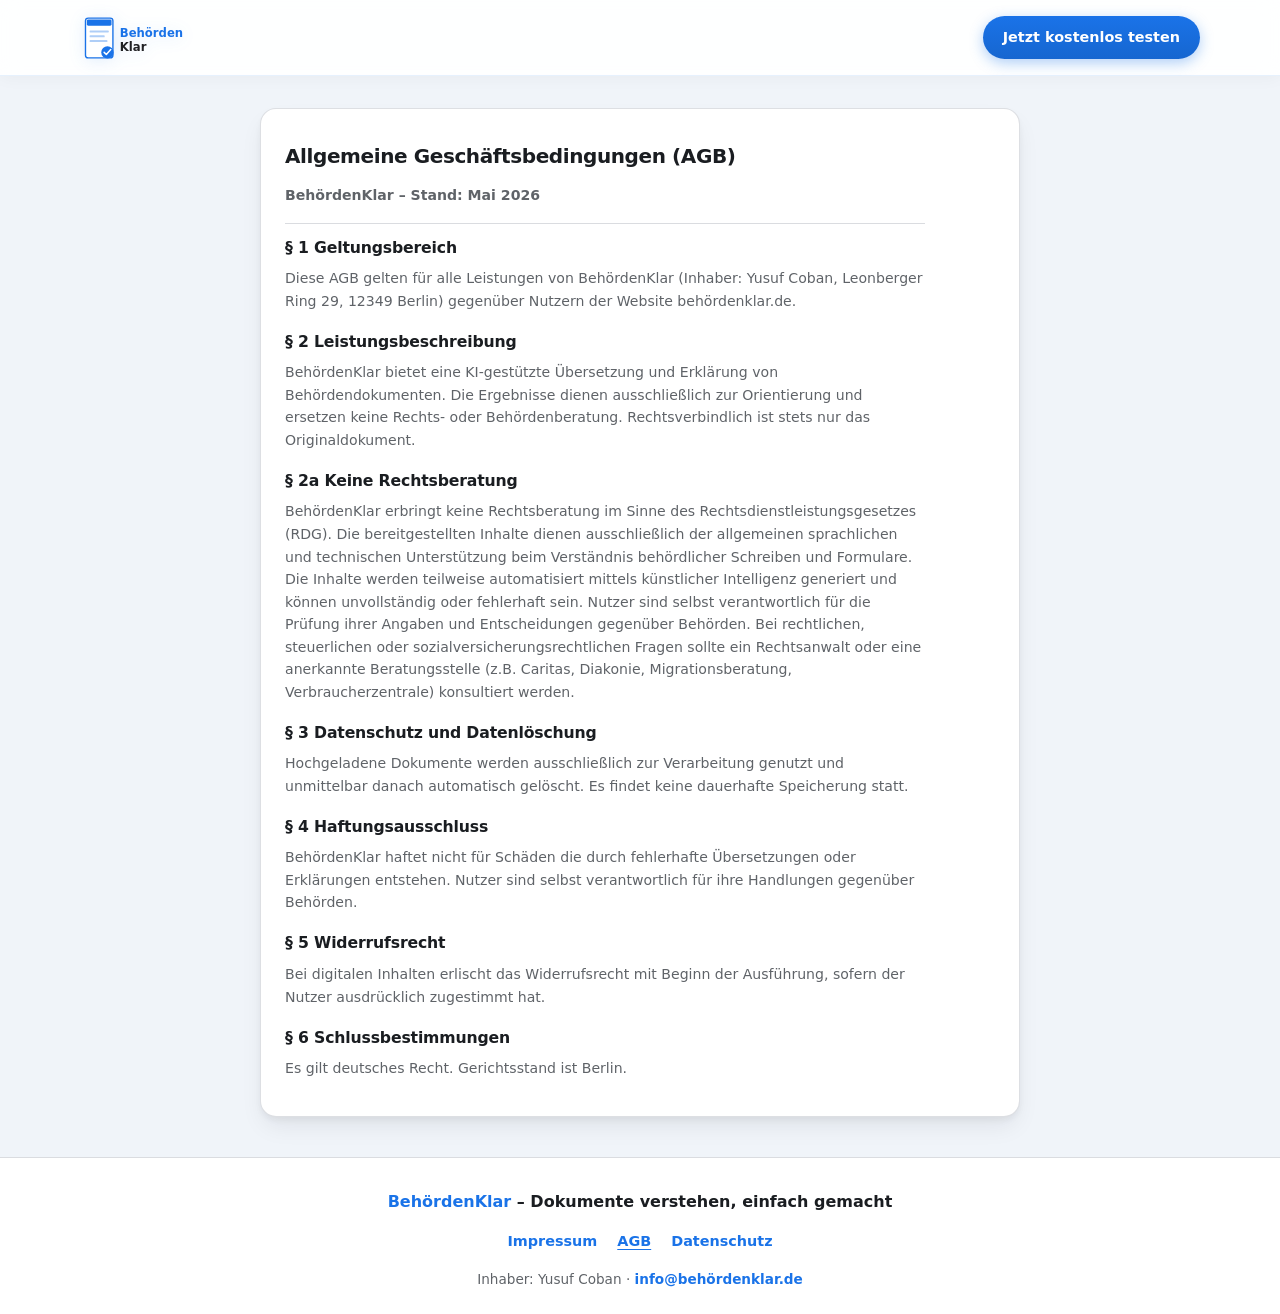
<file: agb.html>
<!DOCTYPE html>
<html lang="de">
<head>
  <meta charset="UTF-8" />
  <meta name="viewport" content="width=device-width, initial-scale=1" />
  <title>AGB – BehördenKlar</title>
  <meta name="description" content="Allgemeine Geschäftsbedingungen von BehördenKlar." />
  <style>
    :root {
      --primary: #1a73e8;
      --bg: #f0f4f9;
      --surface: #ffffff;
      --text: #1a1d21;
      --muted: #5f6368;
      --border: #dadce0;
      --radius: 16px;
      --shadow: 0 4px 6px -1px rgba(26, 29, 33, 0.06), 0 12px 24px -4px rgba(26, 29, 33, 0.08);
    }

    * { box-sizing: border-box; }

    body {
      margin: 0;
      font-family: system-ui, -apple-system, "Segoe UI", Roboto, "Helvetica Neue", Arial, sans-serif;
      background: var(--bg);
      color: var(--text);
      line-height: 1.55;
      min-height: 100vh;
      display: flex;
      flex-direction: column;
    }

    .container {
      width: 100%;
      max-width: 1120px;
      margin: 0 auto;
      padding: 0 1.25rem;
    }

    .site-nav {
      position: sticky;
      top: 0;
      z-index: 50;
      background: rgba(255, 255, 255, 0.92);
      backdrop-filter: blur(10px);
      border-bottom: 1px solid rgba(26, 115, 232, 0.1);
      box-shadow: 0 2px 16px rgba(26, 29, 33, 0.04);
    }

    .site-nav-inner {
      display: flex;
      align-items: center;
      justify-content: space-between;
      gap: 1rem;
      padding: 0.85rem 0;
      min-height: 4rem;
    }

    .brand {
      display: inline-flex;
      align-items: center;
      text-decoration: none;
      color: inherit;
      line-height: 0;
      filter: drop-shadow(0 2px 8px rgba(26, 115, 232, 0.12));
    }

    .brand svg {
      display: block;
      height: 48px;
      width: auto;
    }

    .brand:focus-visible {
      outline: 2px solid var(--primary);
      outline-offset: 4px;
      border-radius: 8px;
    }

    .btn-cta {
      display: inline-flex;
      align-items: center;
      justify-content: center;
      padding: 0.65rem 1.25rem;
      font: inherit;
      font-size: 0.9rem;
      font-weight: 600;
      color: #fff;
      background: linear-gradient(180deg, var(--primary) 0%, #1666d0 100%);
      border: none;
      border-radius: 999px;
      text-decoration: none;
      cursor: pointer;
      box-shadow: 0 4px 14px rgba(26, 115, 232, 0.35);
      transition: transform 0.15s, box-shadow 0.15s, background 0.15s;
      white-space: nowrap;
    }

    .btn-cta:hover {
      background: linear-gradient(180deg, #2b7ef0 0%, var(--primary) 100%);
      box-shadow: 0 6px 20px rgba(26, 115, 232, 0.4);
      transform: translateY(-1px);
    }

    .btn-cta:focus-visible {
      outline: 2px solid var(--primary);
      outline-offset: 3px;
    }

    .legal-main {
      flex: 1;
      padding: 2rem 0 2.5rem;
    }

    .legal-inner {
      background: var(--surface);
      border-radius: var(--radius);
      border: 1px solid rgba(218, 220, 224, 0.9);
      box-shadow: var(--shadow);
      padding: 2rem 1.5rem 2.25rem;
      max-width: 760px;
      margin: 0 auto;
    }

    .legal-inner h2 {
      font-size: 1.25rem;
      margin: 0 0 0.75rem;
      color: var(--text);
      font-weight: 700;
      letter-spacing: -0.02em;
    }

    .legal-inner h3 {
      font-size: 0.98rem;
      font-weight: 700;
      margin: 1.35rem 0 0.45rem;
      color: var(--text);
      letter-spacing: -0.01em;
    }

    .legal-inner h3:first-of-type {
      margin-top: 0.25rem;
    }

    .legal-stand {
      font-size: 0.88rem;
      color: var(--muted);
      font-weight: 600;
      margin: 0 0 1.1rem;
      padding-bottom: 1rem;
      border-bottom: 1px solid var(--border);
    }

    .legal-section {
      margin: 0 0 1.1rem;
    }

    .legal-section:last-child {
      margin-bottom: 0;
    }

    .legal-section p:last-child {
      margin-bottom: 0;
    }

    .legal-inner p {
      margin: 0 0 0.75rem;
      font-size: 0.88rem;
      color: var(--muted);
      line-height: 1.6;
      max-width: 640px;
    }

    .legal-inner a {
      color: var(--primary);
      font-weight: 600;
      text-decoration: none;
    }

    .legal-inner a:hover {
      text-decoration: underline;
    }

    .site-footer {
      margin-top: auto;
      background: var(--surface);
      border-top: 1px solid var(--border);
      padding: 2rem 1.25rem 1.5rem;
    }

    .site-footer-tagline {
      text-align: center;
      font-size: 1rem;
      font-weight: 600;
      color: var(--text);
      margin: 0 0 1rem;
    }

    .site-footer-tagline span {
      color: var(--primary);
    }

    .footer-links {
      display: flex;
      flex-wrap: wrap;
      align-items: center;
      justify-content: center;
      gap: 0.5rem 1.25rem;
      margin-bottom: 1rem;
    }

    .footer-links a {
      color: var(--primary);
      font-weight: 600;
      font-size: 0.9rem;
      text-decoration: none;
    }

    .footer-links a:hover {
      text-decoration: underline;
    }

    .footer-links a[aria-current="page"] {
      font-weight: 800;
      text-decoration: underline;
      text-underline-offset: 3px;
    }

    .footer-owner {
      text-align: center;
      font-size: 0.85rem;
      color: var(--muted);
      margin: 0;
    }

    .footer-owner a {
      color: var(--primary);
      font-weight: 600;
      text-decoration: none;
    }

    .footer-owner a:hover {
      text-decoration: underline;
    }

    @media (max-width: 520px) {
      .site-nav-inner {
        flex-wrap: wrap;
        justify-content: center;
        padding: 0.65rem 0;
      }

      .brand svg {
        height: 40px;
      }
    }
  </style>
</head>
<body data-site-shell="legal" data-legal-page="agb">
  <header class="site-nav">
    <div class="container site-nav-inner">
      <a class="brand" href="landingpage.html" aria-label="BehördenKlar – Zur Startseite">
        <svg xmlns="http://www.w3.org/2000/svg" viewBox="0 0 200 70" width="200" height="70" aria-hidden="true" focusable="false">
          <defs>
            <style>
              .logo-word-behorden { fill: #1a73e8; font-family: system-ui, -apple-system, "Segoe UI", Roboto, sans-serif; font-size: 17px; font-weight: 700; }
              .logo-word-klar { fill: #202124; font-family: system-ui, -apple-system, "Segoe UI", Roboto, sans-serif; font-size: 17px; font-weight: 700; }
            </style>
          </defs>
          <g>
            <rect x="8" y="6" width="40" height="58" rx="4" ry="4" fill="#ffffff" stroke="#1a73e8" stroke-width="2"/>
            <rect x="10" y="8" width="36" height="9" rx="2" fill="#1a73e8"/>
            <rect x="14" y="24" width="28" height="3" rx="1" fill="#1a73e8" opacity="0.35"/>
            <rect x="14" y="31" width="22" height="3" rx="1" fill="#1a73e8" opacity="0.35"/>
            <rect x="14" y="38" width="26" height="3" rx="1" fill="#1a73e8" opacity="0.35"/>
            <circle cx="40" cy="56" r="9" fill="#1a73e8"/>
            <path d="M 35.2 56 L 38.4 59.1 L 44.8 51.8" fill="none" stroke="#ffffff" stroke-width="2.2" stroke-linecap="round" stroke-linejoin="round"/>
          </g>
          <text x="58" y="34" class="logo-word-behorden">Behörden</text>
          <text x="58" y="54" class="logo-word-klar">Klar</text>
        </svg>
      </a>
      <a class="btn-cta" id="legalNavCta" href="index.html">Jetzt kostenlos testen</a>
    </div>
  </header>

  <main class="legal-main" id="main">
    <div class="container">
      <article class="legal-inner">
        <h2 id="legalMainHeading">Allgemeine Geschäftsbedingungen (AGB)</h2>
        <p class="legal-stand"><span>BehördenKlar</span> – <span id="legalAsOf">Stand: Mai 2026</span></p>

        <section class="legal-section" aria-labelledby="agb-p1">
          <h3 id="agb-p1">§ 1 Geltungsbereich</h3>
          <p>
            Diese AGB gelten für alle Leistungen von BehördenKlar (Inhaber: Yusuf Coban, Leonberger Ring 29, 12349 Berlin) gegenüber Nutzern der Website behördenklar.de.
          </p>
        </section>

        <section class="legal-section" aria-labelledby="agb-p2">
          <h3 id="agb-p2">§ 2 Leistungsbeschreibung</h3>
          <p>
            BehördenKlar bietet eine KI-gestützte Übersetzung und Erklärung von Behördendokumenten. Die Ergebnisse dienen ausschließlich zur Orientierung und ersetzen keine Rechts- oder Behördenberatung. Rechtsverbindlich ist stets nur das Originaldokument.
          </p>
        </section>

        <section class="legal-section" aria-labelledby="agb-p2a">
          <h3 id="agb-p2a">§ 2a Keine Rechtsberatung</h3>
          <p>
            BehördenKlar erbringt keine Rechtsberatung im Sinne des Rechtsdienstleistungsgesetzes (RDG). Die bereitgestellten Inhalte dienen ausschließlich der allgemeinen sprachlichen und technischen Unterstützung beim Verständnis behördlicher Schreiben und Formulare. Die Inhalte werden teilweise automatisiert mittels künstlicher Intelligenz generiert und können unvollständig oder fehlerhaft sein. Nutzer sind selbst verantwortlich für die Prüfung ihrer Angaben und Entscheidungen gegenüber Behörden. Bei rechtlichen, steuerlichen oder sozialversicherungsrechtlichen Fragen sollte ein Rechtsanwalt oder eine anerkannte Beratungsstelle (z.B. Caritas, Diakonie, Migrationsberatung, Verbraucherzentrale) konsultiert werden.
          </p>
        </section>

        <section class="legal-section" aria-labelledby="agb-p3">
          <h3 id="agb-p3">§ 3 Datenschutz und Datenlöschung</h3>
          <p>
            Hochgeladene Dokumente werden ausschließlich zur Verarbeitung genutzt und unmittelbar danach automatisch gelöscht. Es findet keine dauerhafte Speicherung statt.
          </p>
        </section>

        <section class="legal-section" aria-labelledby="agb-p4">
          <h3 id="agb-p4">§ 4 Haftungsausschluss</h3>
          <p>
            BehördenKlar haftet nicht für Schäden die durch fehlerhafte Übersetzungen oder Erklärungen entstehen. Nutzer sind selbst verantwortlich für ihre Handlungen gegenüber Behörden.
          </p>
        </section>

        <section class="legal-section" aria-labelledby="agb-p5">
          <h3 id="agb-p5">§ 5 Widerrufsrecht</h3>
          <p>
            Bei digitalen Inhalten erlischt das Widerrufsrecht mit Beginn der Ausführung, sofern der Nutzer ausdrücklich zugestimmt hat.
          </p>
        </section>

        <section class="legal-section" aria-labelledby="agb-p6">
          <h3 id="agb-p6">§ 6 Schlussbestimmungen</h3>
          <p>
            Es gilt deutsches Recht. Gerichtsstand ist Berlin.
          </p>
        </section>
      </article>
    </div>
  </main>

  <footer class="site-footer">
    <p class="site-footer-tagline" id="legalFooterTagline"><span>BehördenKlar</span> – Dokumente verstehen, einfach gemacht</p>
    <nav class="footer-links" aria-label="Rechtliches">
      <a id="legalNavImpressum" href="impressum.html">Impressum</a>
      <a id="legalNavAgb" href="agb.html" aria-current="page">AGB</a>
      <a id="legalNavDatenschutz" href="datenschutz.html">Datenschutz</a>
    </nav>
    <p class="footer-owner"><span id="legalFooterOwnerLabel">Inhaber: Yusuf Coban</span> · <a href="mailto:info@behördenklar.de">info@behördenklar.de</a></p>
  </footer>
  <script>

(function () {
  "use strict";
  var uiTranslations = {"Deutsch":{"uiLangLabel":"🌐 Sprache der Seite wählen:","targetLangLabel":"Zielsprache für die Übersetzung des Dokuments:","modeFile":"Foto oder PDF","modeText":"Text eingeben","uploadLabel":"Datei hochladen","dropTitle":"Datei hierher ziehen","dropHint":"oder klicken und eine oder mehrere JPG-, PNG- oder PDF-Dateien wählen (max. 5)","dropTitleMobile":"Foto oder PDF auswählen","dropHintMobile":"Kamera oder Galerie öffnen","takePhoto":"📷 Kamera öffnen","pickFilesMobile":"🖼️ Foto oder PDF auswählen","uploadHint":"Bis zu 5 Dateien gleichzeitig, je max. ca. 32 MB. Passwortgeschützte PDFs werden nicht unterstützt.","textInputLabel":"Behördenbrief (Deutsch)","textPlaceholder":"Brief hier einfügen oder abtippen…","analyzeText":"Brief analysieren","apiHeading":"API-Schlüssel","apiKeyLabel":"Anthropic API Key","apiHint":"Der Schlüssel wird nur in Ihrem Browser verwendet und nicht gespeichert.","resultsHeading":"Ergebnis","toggleShow":"Anzeigen","toggleHide":"Verbergen","removeFile":"Datei entfernen","filesSelectedMany":"{n} Dateien ausgewählt","welcomeTitle":"Willkommen bei BehördenKlar","welcomeText":"Fügen Sie Ihren Behördenbrief ein oder laden Sie ein Foto oder PDF hoch – wir helfen beim Verstehen, Übersetzen und den nächsten Schritten.","footerTagline":"<span>BehördenKlar</span> – Dokumente verstehen, einfach gemacht","footerDisclaimer":"Keine Rechtsberatung. Bei Fristen und rechtlichen Folgen prüfen Sie die Angaben oder wenden Sie sich an eine Beratungsstelle oder an eine Rechtsanwältin bzw. einen Rechtsanwalt.","lpBrandAria":"BehördenKlar – Startseite","lpUiLangTrigger":"🌐 Sprache wählen","lpNavCta":"Jetzt kostenlos testen","lpHeroTitle":"Behördenbriefe verstehen – in deiner Sprache","lpHeroLead":"Lade deinen Bescheid hoch oder füge den Text ein – BehördenKlar übersetzt, erklärt verständlich und zeigt dir, was du als Nächstes tun kannst. Ohne Juristendeutsch, dafür klar und strukturiert.","lpFlagsCaption":"Viele Sprachen – eine klare Antwort","lpStepsHeading":"So funktioniert es","lpStepsIntro":"In vier einfachen Schritten vom Behördenbrief zur Orientierung – direkt im Browser.","lpStep1Num":"Schritt 1","lpStep1Title":"Hochladen","lpStep1Body":"Text einfügen oder Foto/PDF hochladen – schnell und ohne komplizierte Software.","lpStep2Num":"Schritt 2","lpStep2Title":"Übersetzen","lpStep2Body":"Wähle deine Sprache – der Inhalt wird verständlich und vollständig wiedergegeben.","lpStep3Num":"Schritt 3","lpStep3Title":"Verstehen","lpStep3Body":"Kurze Erklärung, was der Brief für dich bedeutet – ohne Fachchinesisch.","lpStep4Num":"Schritt 4","lpStep4Title":"Handeln","lpStep4Body":"Konkrete nächste Schritte und bei Bedarf eine Vorlage für deine Antwort an die Behörde.","lpFeaturesHeading":"Das können wir","lpFeaturesIntro":"Alles, was du brauchst, um Bescheide und Schreiben einzuordnen – auf einen Blick.","lpFeat1Title":"Übersetzung","lpFeat1Body":"Der Behördentext in der Sprache, die du am besten verstehst – inklusive wichtiger Begriffe und Fristen.","lpFeat2Title":"Erklärung","lpFeat2Body":"Was steht im Brief, was ist die Kernaussage – in einfachen Worten zusammengefasst.","lpFeat3Title":"Schritte","lpFeat3Body":"Nummerierte To-dos: Was ist zu erledigen, bis wann, und worauf du achten solltest.","lpFeat4Title":"Briefkopf-Vorlage","lpFeat4Body":"Wenn eine Antwort nötig ist: strukturierter Entwurf mit Platzhaltern für deine Daten und das Aktenzeichen.","lpContactHeading":"Hast du Fragen oder brauchst du Hilfe?","lpContactText":"Wir sind für dich da – schreib uns einfach eine E-Mail.","lpContactBtn":"✉️ Kontakt aufnehmen","lpNavImpressum":"Impressum","lpNavAgb":"AGB","lpNavDatenschutz":"Datenschutz","lpFooterOwnerLabel":"Inhaber: Yusuf Coban","lpLegalImprintHeading":"Impressum","lpLegalAgbHeading":"Allgemeine Geschäftsbedingungen (AGB)","lpLegalPrivacyHeading":"Datenschutzerklärung","lpLegalAsOf":"Stand: Mai 2026","lpFooterTagline":"<span>BehördenKlar</span> – Dokumente verstehen, einfach gemacht"},"Englisch":{"uiLangLabel":"🌐 Choose page language:","targetLangLabel":"Target language for document translation:","modeFile":"Photo or PDF","modeText":"Enter text","uploadLabel":"Upload document","dropTitle":"Drop file here","dropHint":"or click and choose one or more JPG, PNG or PDF files (max. 5)","dropTitleMobile":"Select photo or PDF","dropHintMobile":"Open camera or gallery","takePhoto":"📷 Open camera","pickFilesMobile":"🖼️ Select photo or PDF","uploadHint":"Up to 5 files at once, max. about 32 MB each. Password-protected PDFs are not supported.","textInputLabel":"Official letter (German)","textPlaceholder":"Paste or type the letter here…","analyzeText":"Analyze letter","apiHeading":"API key","apiKeyLabel":"Anthropic API Key","apiHint":"The key is only used in your browser and is not stored.","resultsHeading":"Result","toggleShow":"Show","toggleHide":"Hide","removeFile":"Remove file","filesSelectedMany":"{n} files selected","welcomeTitle":"Welcome to BehördenKlar","welcomeText":"Paste your official letter or upload a photo or PDF – we help you understand, translate, and with the next steps.","footerTagline":"<span>BehördenKlar</span> – Understanding documents, made simple","footerDisclaimer":"This is not legal advice. For deadlines and legal consequences, verify the information or contact an advice centre or a lawyer.","lpBrandAria":"BehördenKlar – Home","lpUiLangTrigger":"🌐 Choose language","lpNavCta":"Try it free now","lpHeroTitle":"Understand official letters – in your language","lpHeroLead":"Upload your notice or paste the text – BehördenKlar translates, explains in plain language, and shows you what to do next. No legalese – clear and structured.","lpFlagsCaption":"Many languages – one clear answer","lpStepsHeading":"How it works","lpStepsIntro":"In four simple steps from an official letter to orientation – right in your browser.","lpStep1Num":"Step 1","lpStep1Title":"Upload","lpStep1Body":"Paste text or upload a photo/PDF – fast and without complicated software.","lpStep2Num":"Step 2","lpStep2Title":"Translate","lpStep2Body":"Choose your language – the content is rendered clearly and completely.","lpStep3Num":"Step 3","lpStep3Title":"Understand","lpStep3Body":"A short explanation of what the letter means for you – without jargon.","lpStep4Num":"Step 4","lpStep4Title":"Take action","lpStep4Body":"Concrete next steps and, if needed, a template for your reply to the authority.","lpFeaturesHeading":"What we can do","lpFeaturesIntro":"Everything you need to make sense of decisions and letters – at a glance.","lpFeat1Title":"Translation","lpFeat1Body":"The authority’s text in the language you understand best – including key terms and deadlines.","lpFeat2Title":"Explanation","lpFeat2Body":"What the letter says and the core message – summarised in simple words.","lpFeat3Title":"Steps","lpFeat3Body":"Numbered to-dos: what to do, by when, and what to watch out for.","lpFeat4Title":"Letterhead template","lpFeat4Body":"If you need to reply: a structured draft with placeholders for your details and the file reference.","lpContactHeading":"Questions or need help?","lpContactText":"We’re here for you – just send us an email.","lpContactBtn":"✉️ Get in touch","lpNavImpressum":"Legal notice","lpNavAgb":"Terms","lpNavDatenschutz":"Privacy","lpFooterOwnerLabel":"Owner: Yusuf Coban","lpLegalImprintHeading":"Imprint","lpLegalAgbHeading":"General Terms and Conditions (GTC)","lpLegalPrivacyHeading":"Privacy policy","lpLegalAsOf":"As of: May 2026"},"Türkisch":{"uiLangLabel":"🌐 Sayfa dilini seçin:","targetLangLabel":"Belge çevirisi için hedef dil:","modeFile":"Fotoğraf veya PDF","modeText":"Metin girin","uploadLabel":"Belge yükle","dropTitle":"Dosyayı buraya bırakın","dropHint":"veya tıklayıp görsel ya da PDF seçin","takePhoto":"Fotoğraf çek","uploadHint":"Maks. yaklaşık 32 MB. Şifreli PDF desteklenmez.","textInputLabel":"Resmi mektup (Almanca)","textPlaceholder":"Mektubu buraya yapıştırın veya yazın…","analyzeText":"Mektubu analiz et","apiHeading":"API anahtarı","apiKeyLabel":"Anthropic API Key","apiHint":"Anahtar yalnızca tarayıcınızda kullanılır ve kaydedilmez.","resultsHeading":"Sonuç","welcomeTitle":"BehördenKlar'a hoş geldiniz","welcomeText":"Resmi mektubunuzu yapıştırın veya bir fotoğraf ya da PDF yükleyin – anlamanıza, çeviriye ve sonraki adımlarda yardımcı oluyoruz.","footerTagline":"<span>BehördenKlar</span> – Belgeleri anlamak, artık kolay","footerDisclaimer":"Hukuki danışmanlık değildir. Süreler ve hukuki sonuçlar için bilgileri kontrol edin veya bir danışma merkezine ya da avukata başvurun.","lpBrandAria":"BehördenKlar – Ana sayfa","lpUiLangTrigger":"🌐 Dil seçin","lpNavCta":"Ücretsiz dene","lpHeroTitle":"Resmi yazıları anlayın – kendi dilinizde","lpHeroLead":"Kararınızı yükleyin veya metni yapıştırın – BehördenKlar çevirir, sade bir dille açıklar ve sıradaki adımları gösterir. Hukuk jargonu yok; net ve düzenli.","lpFlagsCaption":"Birçok dil – tek net yanıt","lpStepsHeading":"Nasıl çalışır","lpStepsIntro":"Resmi yazıdan yönelime dört basit adımda – doğrudan tarayıcıda.","lpStep1Num":"Adım 1","lpStep1Title":"Yükle","lpStep1Body":"Metin yapıştırın veya fotoğraf/PDF yükleyin – hızlı ve karmaşık yazılım olmadan.","lpStep2Num":"Adım 2","lpStep2Title":"Çevir","lpStep2Body":"Dilinizi seçin – içerik anlaşılır ve eksiksiz sunulur.","lpStep3Num":"Adım 3","lpStep3Title":"Anla","lpStep3Body":"Mektubun sizin için ne anlama geldiğine dair kısa açıklama – jargon yok.","lpStep4Num":"Adım 4","lpStep4Title":"Harekete geç","lpStep4Body":"Somut sonraki adımlar ve gerekirse kuruma yanıtınız için şablon.","lpFeaturesHeading":"Neler yapıyoruz","lpFeaturesIntro":"Karar ve yazıları anlamak için ihtiyacınız olan her şey – bir bakışta.","lpFeat1Title":"Çeviri","lpFeat1Body":"Kurum metni en iyi anladığınız dilde – önemli terimler ve süreler dahil.","lpFeat2Title":"Açıklama","lpFeat2Body":"Mektupta ne var, öz mesaj ne – sade kelimelerle özet.","lpFeat3Title":"Adımlar","lpFeat3Body":"Numaralı yapılacaklar: ne, ne zamana kadar, nelere dikkat.","lpFeat4Title":"Antet şablonu","lpFeat4Body":"Yanıt gerekiyorsa: verileriniz ve dosya numarası için yer tutuculu taslak.","lpContactHeading":"Sorularınız mı var veya yardıma mı ihtiyacınız var?","lpContactText":"Buradayız – bize e-posta gönderin.","lpContactBtn":"✉️ İletişime geç","lpNavImpressum":"Künye","lpNavAgb":"Şartlar","lpNavDatenschutz":"Gizlilik","lpFooterOwnerLabel":"İşleten: Yusuf Coban","lpLegalImprintHeading":"Künye","lpLegalAgbHeading":"Genel Kullanım Koşulları (GKK)","lpLegalPrivacyHeading":"Gizlilik bildirimi","lpLegalAsOf":"Mayıs 2026 itibarıyla","lpFooterTagline":"<span>BehördenKlar</span> – Belgeleri anlamak, artık kolay"},"Arabisch":{"uiLangLabel":"🌐 اختر لغة الصفحة:","targetLangLabel":"لغة ترجمة المستند:","modeFile":"صورة أو PDF","modeText":"إدخال نص","uploadLabel":"رفع المستند","dropTitle":"اسحب الملف هنا","dropHint":"أو انقر واختر صورة أو PDF","takePhoto":"التقاط صورة","uploadHint":"الحد الأقصى حوالي 32 ميغابايت. ملفات PDF المحمية غير مدعومة.","textInputLabel":"الخطاب الرسمي (بالألمانية)","textPlaceholder":"ألصق الرسالة أو اكتبها هنا…","analyzeText":"تحليل الخطاب","apiHeading":"مفتاح API","apiKeyLabel":"Anthropic API Key","apiHint":"يُستخدم المفتاح في متصفحك فقط ولا يتم حفظه.","resultsHeading":"النتيجة","welcomeTitle":"مرحبًا بكم في BehördenKlar","welcomeText":"ألصق خطابك الرسمي أو ارفع صورة أو ملف PDF – نساعدك على الفهم والترجمة والخطوات التالية.","footerTagline":"<span>BehördenKlar</span> – فهم المستندات ببساطة","footerDisclaimer":"ليس استشارة قانونية. بالنسبة للمواعيد النهائية والعواقب القانونية، تحقق من المعلومات أو تواصل مع مركز استشارات أو محامٍ.","lpBrandAria":"BehördenKlar – الصفحة الرئيسية","lpUiLangTrigger":"🌐 اختر اللغة","lpNavCta":"جرّب مجانًا","lpHeroTitle":"افهم الخطابات الرسمية – بلغتك","lpHeroLead":"ارفع قرارك أو الصق النص – يترجم BehördenKlar ويوضح بلغة بسيطة ويعرض ما يجب فعله لاحقًا. دون لغة قانونية معقدة؛ بوضوح وتنظيم.","lpFlagsCaption":"لغات عديدة – إجابة واحدة واضحة","lpStepsHeading":"كيف يعمل","lpStepsIntro":"في أربع خطوات بسيطة من الخطاب الرسمي إلى التوجه – مباشرة في المتصفح.","lpStep1Num":"الخطوة 1","lpStep1Title":"رفع","lpStep1Body":"الصق النص أو ارفع صورة/PDF – بسرعة وبدون برامج معقدة.","lpStep2Num":"الخطوة 2","lpStep2Title":"ترجمة","lpStep2Body":"اختر لغتك – يُعرض المحتوى بوضوح وكاملًا.","lpStep3Num":"الخطوة 3","lpStep3Title":"فهم","lpStep3Body":"شرح موجز لما يعنيه الخطاب لك – دون مصطلحات صعبة.","lpStep4Num":"الخطوة 4","lpStep4Title":"التصرف","lpStep4Body":"خطوات تالية ملموسة وعند الحاجة قالب للرد على الجهة.","lpFeaturesHeading":"ماذا نستطيع أن نفعل","lpFeaturesIntro":"كل ما تحتاجه لفهم القرارات والرسائل – في لمحة.","lpFeat1Title":"ترجمة","lpFeat1Body":"نص الجهة باللغة التي تفهمها أفضل – بما في ذلك المصطلحات والمواعيد المهمة.","lpFeat2Title":"شرح","lpFeat2Body":"ماذا يقول الخطاب وما الجوهر – بكلمات بسيطة.","lpFeat3Title":"خطوات","lpFeat3Body":"مهام مرقمة: ماذا تفعل، متى، وما الذي يجب الانتباه إليه.","lpFeat4Title":"قالب ترويسة","lpFeat4Body":"إذا احتجت للرد: مسودة منظمة مع عناصر نائبة لبياناتك ورقم الملف.","lpContactHeading":"هل لديك أسئلة أو تحتاج مساعدة؟","lpContactText":"نحن هنا من أجلك – راسلنا عبر البريد الإلكتروني.","lpContactBtn":"✉️ تواصل معنا","lpNavImpressum":"بيانات النشر","lpNavAgb":"الشروط","lpNavDatenschutz":"الخصوصية","lpFooterOwnerLabel":"المُدير: Yusuf Coban","lpLegalImprintHeading":"بيانات النشر","lpLegalAgbHeading":"الشروط العامة للاستخدام","lpLegalPrivacyHeading":"سياسة الخصوصية","lpLegalAsOf":"اعتبارًا من مايو 2026","lpFooterTagline":"<span>BehördenKlar</span> – فهم المستندات ببساطة"},"Russisch":{"uiLangLabel":"🌐 Выберите язык страницы:","targetLangLabel":"Язык перевода документа:","modeFile":"Фото или PDF","modeText":"Ввести текст","uploadLabel":"Загрузить документ","dropTitle":"Перетащите файл сюда","dropHint":"или нажмите и выберите изображение или PDF","takePhoto":"Сделать фото","uploadHint":"Макс. около 32 МБ. Защищенные PDF не поддерживаются.","textInputLabel":"Официальное письмо (нем.)","textPlaceholder":"Вставьте или введите письмо здесь…","analyzeText":"Анализировать письмо","apiHeading":"API-ключ","apiKeyLabel":"Anthropic API Key","apiHint":"Ключ используется только в браузере и не сохраняется.","resultsHeading":"Результат","welcomeTitle":"Добро пожаловать в BehördenKlar","welcomeText":"Вставьте официальное письмо или загрузите фото или PDF — мы помогаем разобраться, перевести и с следующими шагами.","footerTagline":"<span>BehördenKlar</span> – Понимать документы проще","footerDisclaimer":"Это не юридическая консультация. По срокам и правовым последствиям проверьте данные или обратитесь в консультационный центр или к адвокату.","lpBrandAria":"BehördenKlar – Главная","lpUiLangTrigger":"🌐 Выберите язык","lpNavCta":"Попробовать бесплатно","lpHeroTitle":"Понимайте официальные письма – на вашем языке","lpHeroLead":"Загрузите решение или вставьте текст – BehördenKlar переводит, объясняет простым языком и показывает, что делать дальше. Без канцелярита – ясно и структурированно.","lpFlagsCaption":"Много языков – один понятный ответ","lpStepsHeading":"Как это работает","lpStepsIntro":"В четыре простых шага от официального письма к ориентации – прямо в браузере.","lpStep1Num":"Шаг 1","lpStep1Title":"Загрузка","lpStep1Body":"Вставьте текст или загрузите фото/PDF – быстро и без сложных программ.","lpStep2Num":"Шаг 2","lpStep2Title":"Перевод","lpStep2Body":"Выберите язык – содержание передаётся понятно и полностью.","lpStep3Num":"Шаг 3","lpStep3Title":"Понимание","lpStep3Body":"Кратко, что письмо значит для вас – без жаргона.","lpStep4Num":"Шаг 4","lpStep4Title":"Действия","lpStep4Body":"Конкретные следующие шаги и при необходимости шаблон ответа ведомству.","lpFeaturesHeading":"Что мы умеем","lpFeaturesIntro":"Всё, чтобы разобраться в решениях и письмах – с первого взгляда.","lpFeat1Title":"Перевод","lpFeat1Body":"Текст ведомства на языке, который вы лучше всего понимаете – с важными терминами и сроками.","lpFeat2Title":"Объяснение","lpFeat2Body":"Что в письме и главная мысль – простыми словами.","lpFeat3Title":"Шаги","lpFeat3Body":"Нумерованные задачи: что сделать, до какого срока, на что обратить внимание.","lpFeat4Title":"Шаблон шапки письма","lpFeat4Body":"Если нужен ответ: структурированный черновик с полями для ваших данных и номера дела.","lpContactHeading":"Вопросы или нужна помощь?","lpContactText":"Мы рядом – напишите нам на электронную почту.","lpContactBtn":"✉️ Связаться","lpNavImpressum":"Выходные данные","lpNavAgb":"Условия","lpNavDatenschutz":"Конфиденциальность","lpFooterOwnerLabel":"Владелец: Yusuf Coban","lpLegalImprintHeading":"Выходные данные","lpLegalAgbHeading":"Общие условия использования","lpLegalPrivacyHeading":"Политика конфиденциальности","lpLegalAsOf":"По состоянию на май 2026 г.","lpFooterTagline":"<span>BehördenKlar</span> – Понимать документы проще"},"Ukrainisch":{"uiLangLabel":"🌐 Виберіть мову сторінки:","targetLangLabel":"Цільова мова перекладу документа:","modeFile":"Фото або PDF","modeText":"Ввести текст","uploadLabel":"Завантажити документ","dropTitle":"Перетягніть файл сюди","dropHint":"або натисніть і виберіть зображення чи PDF","takePhoto":"Зробити фото","uploadHint":"Макс. близько 32 МБ. Захищені PDF не підтримуються.","textInputLabel":"Офіційний лист (німецькою)","textPlaceholder":"Вставте або введіть лист тут…","analyzeText":"Аналізувати лист","apiHeading":"API-ключ","apiKeyLabel":"Anthropic API Key","apiHint":"Ключ використовується лише у браузері та не зберігається.","resultsHeading":"Результат","welcomeTitle":"Ласкаво просимо до BehördenKlar","welcomeText":"Вставте офіційний лист або завантажте фото чи PDF — ми допомагаємо зрозуміти, перекласти та з наступними кроками.","footerTagline":"<span>BehördenKlar</span> – Розуміти документи просто","footerDisclaimer":"Це не юридична консультація. Щодо строків і правових наслідків перевірте дані або зверніться до консультаційного центру чи адвоката.","lpBrandAria":"BehördenKlar – Головна","lpUiLangTrigger":"🌐 Оберіть мову","lpNavCta":"Спробувати безкоштовно","lpHeroTitle":"Розумійте офіційні листи – своєю мовою","lpHeroLead":"Завантажте рішення або вставте текст – BehördenKlar перекладає, пояснює простою мовою та показує, що робити далі. Без канцеляризмів – чітко й структуровано.","lpFlagsCaption":"Багато мов – одна зрозуміла відповідь","lpStepsHeading":"Як це працює","lpStepsIntro":"Чотири прості кроки від офіційного листа до орієнтації – прямо в браузері.","lpStep1Num":"Крок 1","lpStep1Title":"Завантаження","lpStep1Body":"Вставте текст або завантажте фото/PDF – швидко й без складних програм.","lpStep2Num":"Крок 2","lpStep2Title":"Переклад","lpStep2Body":"Оберіть мову – зміст подано зрозуміло й повністю.","lpStep3Num":"Крок 3","lpStep3Title":"Розуміння","lpStep3Body":"Коротко, що лист означає для вас – без жаргону.","lpStep4Num":"Крок 4","lpStep4Title":"Дії","lpStep4Body":"Конкретні наступні кроки та за потреби шаблон відповіді органу.","lpFeaturesHeading":"Що ми вміємо","lpFeaturesIntro":"Усе, щоб зорієнтуватися в рішеннях і листах – з першого погляду.","lpFeat1Title":"Переклад","lpFeat1Body":"Текст органу мовою, якою ви найкраще розумієте – з ключовими термінами та строками.","lpFeat2Title":"Пояснення","lpFeat2Body":"Що в листі та головна думка – простими словами.","lpFeat3Title":"Кроки","lpFeat3Body":"Нумеровані завдання: що зробити, до якого терміну, на що звернути увагу.","lpFeat4Title":"Шаблон шапки листа","lpFeat4Body":"Якщо потрібна відповідь: структурований чернетка з полями для ваших даних і номера справи.","lpContactHeading":"Питання чи потрібна допомога?","lpContactText":"Ми поруч – напишіть нам на електронну пошту.","lpContactBtn":"✉️ Зв'язатися","lpNavImpressum":"Відомості про видавця","lpNavAgb":"Умови","lpNavDatenschutz":"Конфіденційність","lpFooterOwnerLabel":"Власник: Yusuf Coban","lpLegalImprintHeading":"Відомості про видавця","lpLegalAgbHeading":"Загальні умови користування","lpLegalPrivacyHeading":"Політика конфіденційності","lpLegalAsOf":"Станом на травень 2026 р."},"Rumänisch":{"uiLangLabel":"🌐 Alege limba paginii:","targetLangLabel":"Limba țintă pentru traducerea documentului:","modeFile":"Foto sau PDF","modeText":"Introdu text","uploadLabel":"Încarcă document","dropTitle":"Trage fișierul aici","dropHint":"sau apasă și alege imagine ori PDF","takePhoto":"Fă o fotografie","uploadHint":"Max. aprox. 32 MB. PDF-urile protejate nu sunt acceptate.","textInputLabel":"Scrisoare oficială (germană)","textPlaceholder":"Lipește sau scrie scrisoarea aici…","analyzeText":"Analizează scrisoarea","apiHeading":"Cheie API","apiKeyLabel":"Anthropic API Key","apiHint":"Cheia este folosită doar în browser și nu este salvată.","resultsHeading":"Rezultat","welcomeTitle":"Bun venit la BehördenKlar","welcomeText":"Lipiți scrisoarea oficială sau încărcați o fotografie sau un PDF – vă ajutăm să înțelegeți, să traduceți și cu pașii următori.","footerTagline":"<span>BehördenKlar</span> – Înțelegerea documentelor, simplificată","footerDisclaimer":"Nu reprezintă consultanță juridică. Pentru termene și consecințe juridice, verificați informațiile sau adresați-vă unui centru de consultanță sau unui avocat.","lpBrandAria":"BehördenKlar – Acasă","lpUiLangTrigger":"🌐 Alege limba","lpNavCta":"Încearcă gratuit","lpHeroTitle":"Înțelege scrisorile oficiale – în limba ta","lpHeroLead":"Încarcă decizia sau lipește textul – BehördenKlar traduce, explică pe înțeles și arată ce urmează. Fără jargon juridic – clar și structurat.","lpFlagsCaption":"Multe limbi – un răspuns clar","lpStepsHeading":"Cum funcționează","lpStepsIntro":"În patru pași simpli de la scrisoarea oficială la orientare – direct în browser.","lpStep1Num":"Pasul 1","lpStep1Title":"Încărcare","lpStep1Body":"Lipește textul sau încarcă foto/PDF – rapid, fără programe complicate.","lpStep2Num":"Pasul 2","lpStep2Title":"Traducere","lpStep2Body":"Alege limba – conținutul este redat clar și complet.","lpStep3Num":"Pasul 3","lpStep3Title":"Înțelegere","lpStep3Body":"O scurtă explicație a ce înseamnă scrisoarea pentru tine – fără jargon.","lpStep4Num":"Pasul 4","lpStep4Title":"Acțiune","lpStep4Body":"Pași concreti următori și, dacă e nevoie, un șablon de răspuns către autoritate.","lpFeaturesHeading":"Ce putem face","lpFeaturesIntro":"Tot ce îți trebuie să înțelegi deciziile și scrisorile – dintr-o privire.","lpFeat1Title":"Traducere","lpFeat1Body":"Textul autorității în limba pe care o înțelegi cel mai bine – cu termeni și termene importante.","lpFeat2Title":"Explicație","lpFeat2Body":"Ce spune scrisoarea și mesajul principal – în cuvinte simple.","lpFeat3Title":"Pași","lpFeat3Body":"De făcut numerotate: ce, până când și la ce să fii atent.","lpFeat4Title":"Șablon antet","lpFeat4Body":"Dacă trebuie să răspunzi: ciornă structurată cu locuri pentru datele tale și referința dosarului.","lpContactHeading":"Întrebări sau ai nevoie de ajutor?","lpContactText":"Suntem aici pentru tine – scrie-ne un e-mail.","lpContactBtn":"✉️ Contact","lpNavImpressum":"Imprint","lpNavAgb":"Termeni","lpNavDatenschutz":"Confidențialitate","lpFooterOwnerLabel":"Proprietar: Yusuf Coban","lpLegalImprintHeading":"Imprint","lpLegalAgbHeading":"Termeni și condiții generale (GTC)","lpLegalPrivacyHeading":"Politica de confidențialitate","lpLegalAsOf":"Actualizare: mai 2026"},"Polnisch":{"uiLangLabel":"🌐 Wybierz język strony:","targetLangLabel":"Język docelowy tłumaczenia dokumentu:","modeFile":"Zdjęcie lub PDF","modeText":"Wpisz tekst","uploadLabel":"Prześlij dokument","dropTitle":"Przeciągnij plik tutaj","dropHint":"lub kliknij i wybierz obraz lub PDF","takePhoto":"Zrób zdjęcie","uploadHint":"Maks. ok. 32 MB. Zabezpieczone PDF nie są obsługiwane.","textInputLabel":"Pismo urzędowe (niem.)","textPlaceholder":"Wklej lub wpisz pismo tutaj…","analyzeText":"Analizuj pismo","apiHeading":"Klucz API","apiKeyLabel":"Anthropic API Key","apiHint":"Klucz jest używany tylko w przeglądarce i nie jest zapisywany.","resultsHeading":"Wynik","welcomeTitle":"Witamy w BehördenKlar","welcomeText":"Wklej pismo urzędowe lub prześlij zdjęcie bądź PDF – pomagamy zrozumieć, przetłumaczyć i z kolejnymi krokami.","footerTagline":"<span>BehördenKlar</span> – Rozumienie dokumentów na wyciągnięcie ręki","footerDisclaimer":"To nie jest porada prawna. W sprawach terminów i skutków prawnych sprawdź informacje lub skontaktuj się z punktem porad albo adwokatem.","lpBrandAria":"BehördenKlar – Strona główna","lpUiLangTrigger":"🌐 Wybierz język","lpNavCta":"Wypróbuj za darmo","lpHeroTitle":"Rozumiej pisma urzędowe – w swoim języku","lpHeroLead":"Prześlij decyzję lub wklej tekst – BehördenKlar tłumaczy, wyjaśnia prostym językiem i pokazuje kolejne kroki. Bez prawniczego żargonu – jasno i przejrzyście.","lpFlagsCaption":"Wiele języków – jedna jasna odpowiedź","lpStepsHeading":"Jak to działa","lpStepsIntro":"W czterech prostych krokach od pisma urzędowego do orientacji – w przeglądarce.","lpStep1Num":"Krok 1","lpStep1Title":"Przesłanie","lpStep1Body":"Wklej tekst lub prześlij zdjęcie/PDF – szybko i bez skomplikowanego oprogramowania.","lpStep2Num":"Krok 2","lpStep2Title":"Tłumaczenie","lpStep2Body":"Wybierz język – treść jest podana zrozumiale i w całości.","lpStep3Num":"Krok 3","lpStep3Title":"Zrozumienie","lpStep3Body":"Krótkie wyjaśnienie, co list oznacza dla ciebie – bez żargonu.","lpStep4Num":"Krok 4","lpStep4Title":"Działanie","lpStep4Body":"Konkretne kolejne kroki oraz w razie potrzeby szablon odpowiedzi do urzędu.","lpFeaturesHeading":"Co potrafimy","lpFeaturesIntro":"Wszystko, czego potrzebujesz, by zorientować się w decyzjach i pismach – w skrócie.","lpFeat1Title":"Tłumaczenie","lpFeat1Body":"Tekst urzędu w języku, który najlepiej rozumiesz – z ważnymi pojęciami i terminami.","lpFeat2Title":"Wyjaśnienie","lpFeat2Body":"Co jest w piśmie i sedno sprawy – prostymi słowami.","lpFeat3Title":"Kroki","lpFeat3Body":"Numerowane zadania: co zrobić, do kiedy i na co uważać.","lpFeat4Title":"Szablon nagłówka listu","lpFeat4Body":"Gdy trzeba odpowiedzieć: uporządkowany szkic z polami na dane i znak sprawy.","lpContactHeading":"Pytania lub potrzebujesz pomocy?","lpContactText":"Jesteśmy dla ciebie – napisz na e-mail.","lpContactBtn":"✉️ Kontakt","lpNavImpressum":"Nota prawna","lpNavAgb":"Regulamin","lpNavDatenschutz":"Prywatność","lpFooterOwnerLabel":"Właściciel: Yusuf Coban","lpLegalImprintHeading":"Nota prawna","lpLegalAgbHeading":"Ogólne warunki korzystania (OWU)","lpLegalPrivacyHeading":"Polityka prywatności","lpLegalAsOf":"Stan na maj 2026"},"Dari":{"uiLangLabel":"🌐 زبان صفحه را انتخاب کنید:","targetLangLabel":"زبان هدف برای ترجمه سند:","modeFile":"عکس یا PDF","modeText":"متن را وارد کنید","uploadLabel":"بارگذاری سند","dropTitle":"فایل را اینجا بکشید","dropHint":"یا کلیک کنید و تصویر یا PDF را انتخاب کنید","takePhoto":"گرفتن عکس","uploadHint":"حداکثر حدود ۳۲ مگابایت. فایل PDF رمزدار پشتیبانی نمی‌شود.","textInputLabel":"نامه اداری (آلمانی)","textPlaceholder":"نامه را اینجا بچسبانید یا تایپ کنید…","analyzeText":"تحلیل نامه","apiHeading":"کلید API","apiKeyLabel":"Anthropic API Key","apiHint":"کلید فقط در مرورگر شما استفاده می‌شود و ذخیره نمی‌شود.","resultsHeading":"نتیجه","welcomeTitle":"به BehördenKlar خوش آمدید","welcomeText":"نامه رسمی را بچسبانید یا عکس یا PDF بارگذاری کنید – در فهم، ترجمه و گام‌های بعدی کمک می‌کنیم.","footerTagline":"<span>BehördenKlar</span> – فهم اسناد، ساده‌تر از همیشه","footerDisclaimer":"مشاوره حقوقی نیست. برای مهلت‌ها و پیامدهای حقوقی، اطلاعات را بررسی کنید یا با مرکز مشاوره یا وکیل تماس بگیرید.","lpBrandAria":"BehördenKlar – صفحهٔ اصلی","lpUiLangTrigger":"🌐 زبان را انتخاب کنید","lpNavCta":"رایگان امتحان کنید","lpHeroTitle":"نامه‌های رسمی را بفهمید – به زبان خودتان","lpHeroLead":"تصمیم را بارگذاری کنید یا متن را بچسبانید – BehördenKlar ترجمه می‌کند، به زبان ساده توضیح می‌دهد و گام بعدی را نشان می‌دهد. بدون اصطلاحات حقوقی سنگین – روشن و منظم.","lpFlagsCaption":"زبان‌های زیاد – یک پاسخ روشن","lpStepsHeading":"چگونه کار می‌کند","lpStepsIntro":"در چهار گام ساده از نامهٔ رسمی تا راهنمایی – مستقیماً در مرورگر.","lpStep1Num":"گام ۱","lpStep1Title":"بارگذاری","lpStep1Body":"متن را بچسبانید یا عکس/PDF بارگذاری کنید – سریع و بدون نرم‌افزار پیچیده.","lpStep2Num":"گام ۲","lpStep2Title":"ترجمه","lpStep2Body":"زبان خود را انتخاب کنید – محتوا روشن و کامل نمایش داده می‌شود.","lpStep3Num":"گام ۳","lpStep3Title":"فهمیدن","lpStep3Body":"توضیح کوتاه دربارهٔ معنای نامه برای شما – بدون اصطلاحات تخصصی.","lpStep4Num":"گام ۴","lpStep4Title":"اقدام","lpStep4Body":"گام‌های بعدی مشخص و در صورت نیاز الگوی پاسخ به اداره.","lpFeaturesHeading":"چه می‌توانیم بکنیم","lpFeaturesIntro":"همهٔ آنچه برای درک تصمیم‌ها و نامه‌ها لازم دارید – در یک نگاه.","lpFeat1Title":"ترجمه","lpFeat1Body":"متن اداره به زبانی که بهتر می‌فهمید – با اصطلاحات و مهلت‌های مهم.","lpFeat2Title":"توضیح","lpFeat2Body":"نامه چه می‌گوید و پیام اصلی چیست – با کلمات ساده.","lpFeat3Title":"گام‌ها","lpFeat3Body":"کارهای شماره‌دار: چه، تا کی و به چه نکاتی توجه کنید.","lpFeat4Title":"الگوی سربرگ","lpFeat4Body":"اگر پاسخ لازم است: پیش‌نویس ساختاریافته با جای داده‌ها و شمارهٔ پرونده.","lpContactHeading":"سوال دارید یا به کمک نیاز دارید؟","lpContactText":"در کنار شما هستیم – برایمان ایمیل بفرستید.","lpContactBtn":"✉️ تماس","lpNavImpressum":"اطلاعات ناشر","lpNavAgb":"شرایط","lpNavDatenschutz":"حریم خصوصی","lpFooterOwnerLabel":"مالک: Yusuf Coban","lpLegalImprintHeading":"اطلاعات ناشر","lpLegalAgbHeading":"شرایط عمومی استفاده (GTC)","lpLegalPrivacyHeading":"سیاست حریم خصوصی","lpLegalAsOf":"وضعیت: مهٔ ۲۰۲۶"},"Bulgarisch":{"uiLangLabel":"🌐 Изберете език на страницата:","targetLangLabel":"Целеви език за превод на документа:","modeFile":"Снимка или PDF","modeText":"Въведете текст","uploadLabel":"Качете документ","dropTitle":"Пуснете файла тук","dropHint":"или натиснете и изберете изображение или PDF","takePhoto":"Направи снимка","uploadHint":"Макс. около 32 MB. Защитени PDF не се поддържат.","textInputLabel":"Официално писмо (немски)","textPlaceholder":"Поставете или въведете писмото тук…","analyzeText":"Анализирай писмото","apiHeading":"API ключ","apiKeyLabel":"Anthropic API Key","apiHint":"Ключът се използва само в браузъра и не се съхранява.","resultsHeading":"Резултат","welcomeTitle":"Добре дошли в BehördenKlar","welcomeText":"Поставете официално писмо или качете снимка или PDF – помагаме с разбирането, превода и следващите стъпки.","footerTagline":"<span>BehördenKlar</span> – Разбиране на документи, опростено","footerDisclaimer":"Това не е правен съвет. За срокове и правни последици проверете информацията или се обърнете към консултационен център или адвокат.","lpBrandAria":"BehördenKlar – Начало","lpUiLangTrigger":"🌐 Изберете език","lpNavCta":"Безплатен тест","lpHeroTitle":"Разбирайте официални писма – на вашия език","lpHeroLead":"Качете заповедта или поставете текста – BehördenKlar превежда, обяснява разбираемо и показва следващите стъпки. Без юридически жаргон – ясно и структурирано.","lpFlagsCaption":"Много езици – един ясен отговор","lpStepsHeading":"Как работи","lpStepsIntro":"В четири прости стъпки от официално писмо до ориентация – директно в браузъра.","lpStep1Num":"Стъпка 1","lpStep1Title":"Качване","lpStep1Body":"Поставете текст или качете снимка/PDF – бързо и без сложен софтуер.","lpStep2Num":"Стъпка 2","lpStep2Title":"Превод","lpStep2Body":"Изберете език – съдържанието е ясно и пълно.","lpStep3Num":"Стъпка 3","lpStep3Title":"Разбиране","lpStep3Body":"Кратко обяснение какво писмото означава за вас – без жаргон.","lpStep4Num":"Стъпка 4","lpStep4Title":"Действие","lpStep4Body":"Конкретни следващи стъпки и при нужда шаблон за отговор до институцията.","lpFeaturesHeading":"Какво можем","lpFeaturesIntro":"Всичко, за да ориентирате решения и писма – с един поглед.","lpFeat1Title":"Превод","lpFeat1Body":"Текстът на властта на езика, който най-добре разбирате – с важни термини и срокове.","lpFeat2Title":"Обяснение","lpFeat2Body":"Какво пише в писмото и основното послание – с прости думи.","lpFeat3Title":"Стъпки","lpFeat3Body":"Номерирани задачи: какво, до кога и на какво да внимавате.","lpFeat4Title":"Шаблон за бланка","lpFeat4Body":"При нужда от отговор: структурирана чернова с полета за вашите данни и номер на преписка.","lpContactHeading":"Въпроси или нужда от помощ?","lpContactText":"Тук сме за вас – пишете ни имейл.","lpContactBtn":"✉️ Връзка","lpNavImpressum":"За издателя","lpNavAgb":"Условия","lpNavDatenschutz":"Поверителност","lpFooterOwnerLabel":"Собственик: Yusuf Coban","lpLegalImprintHeading":"За издателя","lpLegalAgbHeading":"Общи условия (GTC)","lpLegalPrivacyHeading":"Политика за поверителност","lpLegalAsOf":"Към май 2026 г."},"Georgisch":{"uiLangLabel":"🌐 აირჩიეთ გვერდის ენა:","targetLangLabel":"დოკუმენტის თარგმნის სამიზნე ენა:","modeFile":"ფოტო ან PDF","modeText":"ტექსტის შეყვანა","uploadLabel":"დოკუმენტის ატვირთვა","dropTitle":"ჩააგდეთ ფაილი აქ","dropHint":"ან დააჭირეთ და აირჩიეთ სურათი ან PDF","takePhoto":"ფოტოს გადაღება","uploadHint":"მაქს. დაახლოებით 32 მბ. პაროლით დაცული PDF არ არის მხარდაჭერილი.","textInputLabel":"ოფიციალური წერილი (გერმანული)","textPlaceholder":"ჩასვით ან აკრიფეთ წერილი აქ…","analyzeText":"წერილის ანალიზი","apiHeading":"API გასაღები","apiKeyLabel":"Anthropic API Key","apiHint":"გასაღები გამოიყენება მხოლოდ ბრაუზერში და არ ინახება.","resultsHeading":"შედეგი","welcomeTitle":"კეთილი იყოს თქვენი მობრძანება BehördenKlar-ში","welcomeText":"ჩასვით ოფიციალური წერილი ან ატვირთეთ ფოტო ან PDF – ვეხმარებით გაგებაში, თარგმანში და შემდეგ ნაბიჯებში.","footerTagline":"<span>BehördenKlar</span> – დოკუმენტების გაგება, მარტივად","footerDisclaimer":"ეს არ არის იურიდიული კონსულტაცია. ვადებისა და სამართლებრივი შედეგებისთვის შეამოწმეთ ინფორმაცია ან მიმართეთ კონსულტაციის ცენტრს ან ადვოკატს.","lpBrandAria":"BehördenKlar – მთავარი","lpUiLangTrigger":"🌐 აირჩიეთ ენა","lpNavCta":"უფასოდ სცადეთ","lpHeroTitle":"გაიგეთ ოფიციალური წერილები – თქვენს ენაზე","lpHeroLead":"ატვირთეთ გადაწყვეტილება ან ჩასვით ტექსტი – BehördenKlar თარგმნის, მარტივად ხსნის და აჩვენებს შემდეგ ნაბიჯებს. იურიდიული ჟარგონის გარეშე – ნათლად და სტრუქტურირებულად.","lpFlagsCaption":"ბევრი ენა – ერთი ნათელი პასუხი","lpStepsHeading":"როგორ მუშაობს","lpStepsIntro":"ოთხი მარტივი ნაბიჯით ოფიციალური წერილიდან ორიენტაციამდე – ბრაუზერში.","lpStep1Num":"ნაბიჯი 1","lpStep1Title":"ატვირთვა","lpStep1Body":"ჩასვით ტექსტი ან ატვირთეთ ფოტო/PDF – სწრაფად და რთული პროგრამის გარეშე.","lpStep2Num":"ნაბიჯი 2","lpStep2Title":"თარგმანი","lpStep2Body":"აირჩიეთ ენა – შინაარსი ნათლად და სრულადაა წარმოდგენილი.","lpStep3Num":"ნაბიჯი 3","lpStep3Title":"გაგება","lpStep3Body":"მოკლე ახსნა რას ნიშნავს წერილი თქვენთვის – ჟარგონის გარეშე.","lpStep4Num":"ნაბიჯი 4","lpStep4Title":"მოქმედება","lpStep4Body":"კონკრეტული შემდეგი ნაბიჯები და საჭიროების შემთხვევაში პასუხის შაბლონი ორგანოსთვის.","lpFeaturesHeading":"რას ვაკეთებთ","lpFeaturesIntro":"ყველაფერი გადაწყვეტილებებისა და წერილების გასაგებად – ერთი შეხედვით.","lpFeat1Title":"თარგმანი","lpFeat1Body":"ორგანოს ტექსტი ენაზე, რომელსაც საუკეთესოდ ესმით – მნიშვნელოვანი ტერმინებითა და ვადებით.","lpFeat2Title":"ახსნა","lpFeat2Body":"რა წერია წერილში და მთავარი მესიჯი – მარტივი სიტყვებით.","lpFeat3Title":"ნაბიჯები","lpFeat3Body":"დანომრილი საქმეები: რა, რომლის ვადამდე და რაზე ყურადღება.","lpFeat4Title":"სათაურის შაბლონი","lpFeat4Body":"პასუხის საჭიროებისას: სტრუქტურირებული ნახაზი ველებით თქვენი მონაცემებისა და საქმის ნომრისთვის.","lpContactHeading":"კითხვები ან დახმარება გჭირდებათ?","lpContactText":"თქვენთვის ვართ – მოგვწერეთ ელფოსტით.","lpContactBtn":"✉️ კონტაქტი","lpNavImpressum":"გამომცემლობის მონაცემები","lpNavAgb":"პირობები","lpNavDatenschutz":"კონფიდენციალურობა","lpFooterOwnerLabel":"მფლობელი: Yusuf Coban","lpLegalImprintHeading":"გამომცემლობის მონაცემები","lpLegalAgbHeading":"ზოგადი გამოყენების პირობები (GTC)","lpLegalPrivacyHeading":"კონფიდენციალურობის პოლიტიკა","lpLegalAsOf":"მდგომარეობა: მაისი 2026"},"Spanisch":{"uiLangLabel":"🌐 Elige el idioma de la página:","targetLangLabel":"Idioma objetivo para traducir el documento:","modeFile":"Foto o PDF","modeText":"Introducir texto","uploadLabel":"Subir documento","dropTitle":"Arrastra el archivo aquí","dropHint":"o haz clic y elige imagen o PDF","takePhoto":"Tomar foto","uploadHint":"Máx. aprox. 32 MB. No se admiten PDF protegidos.","textInputLabel":"Carta oficial (alemán)","textPlaceholder":"Pega o escribe la carta aquí…","analyzeText":"Analizar carta","apiHeading":"Clave API","apiKeyLabel":"Anthropic API Key","apiHint":"La clave solo se usa en tu navegador y no se guarda.","resultsHeading":"Resultado","welcomeTitle":"Bienvenido a BehördenKlar","welcomeText":"Pega tu carta oficial o sube una foto o un PDF: te ayudamos a entender, traducir y con los siguientes pasos.","footerTagline":"<span>BehördenKlar</span> – Entender documentos, de forma sencilla","footerDisclaimer":"No es asesoramiento jurídico. Para plazos y consecuencias legales, verifica la información o acude a un centro de asesoramiento o a un abogado o abogada.","lpBrandAria":"BehördenKlar – Inicio","lpUiLangTrigger":"🌐 Elegir idioma","lpNavCta":"Probar gratis","lpHeroTitle":"Entiende cartas oficiales – en tu idioma","lpHeroLead":"Sube tu resolución o pega el texto – BehördenKlar traduce, explica con claridad y muestra los siguientes pasos. Sin jerga legal – claro y estructurado.","lpFlagsCaption":"Muchos idiomas – una respuesta clara","lpStepsHeading":"Cómo funciona","lpStepsIntro":"En cuatro pasos sencillos de la carta oficial a la orientación – en el navegador.","lpStep1Num":"Paso 1","lpStep1Title":"Subir","lpStep1Body":"Pega texto o sube foto/PDF – rápido y sin software complicado.","lpStep2Num":"Paso 2","lpStep2Title":"Traducir","lpStep2Body":"Elige tu idioma – el contenido se muestra claro y completo.","lpStep3Num":"Paso 3","lpStep3Title":"Entender","lpStep3Body":"Breve explicación de lo que la carta significa para ti – sin tecnicismos.","lpStep4Num":"Paso 4","lpStep4Title":"Actuar","lpStep4Body":"Próximos pasos concretos y, si hace falta, una plantilla para responder a la autoridad.","lpFeaturesHeading":"Qué podemos hacer","lpFeaturesIntro":"Todo lo que necesitas para entender resoluciones y cartas – de un vistazo.","lpFeat1Title":"Traducción","lpFeat1Body":"El texto de la autoridad en el idioma que mejor entiendes – con términos y plazos clave.","lpFeat2Title":"Explicación","lpFeat2Body":"Qué dice la carta y el mensaje central – en palabras sencillas.","lpFeat3Title":"Pasos","lpFeat3Body":"Tareas numeradas: qué hacer, para cuándo y a qué prestar atención.","lpFeat4Title":"Plantilla de membrete","lpFeat4Body":"Si debes responder: borrador estructurado con campos para tus datos y la referencia del expediente.","lpContactHeading":"¿Preguntas o necesitas ayuda?","lpContactText":"Estamos para ti – envíanos un correo.","lpContactBtn":"✉️ Contacto","lpNavImpressum":"Aviso legal","lpNavAgb":"Términos","lpNavDatenschutz":"Privacidad","lpFooterOwnerLabel":"Titular: Yusuf Coban","lpLegalImprintHeading":"Aviso legal","lpLegalAgbHeading":"Condiciones generales (CGC)","lpLegalPrivacyHeading":"Política de privacidad","lpLegalAsOf":"Estado: mayo de 2026"},"Portugiesisch":{"uiLangLabel":"🌐 Escolha o idioma da página:","targetLangLabel":"Idioma de destino para tradução do documento:","modeFile":"Foto ou PDF","modeText":"Inserir texto","uploadLabel":"Enviar documento","dropTitle":"Solte o arquivo aqui","dropHint":"ou clique e escolha imagem ou PDF","takePhoto":"Tirar foto","uploadHint":"Máx. aprox. 32 MB. PDFs protegidos não são suportados.","textInputLabel":"Carta oficial (alemão)","textPlaceholder":"Cole ou digite a carta aqui…","analyzeText":"Analisar carta","apiHeading":"Chave API","apiKeyLabel":"Anthropic API Key","apiHint":"A chave é usada apenas no navegador e não é salva.","resultsHeading":"Resultado","welcomeTitle":"Bem-vindo ao BehördenKlar","welcomeText":"Cole a carta oficial ou envie uma foto ou PDF – ajudamos a entender, traduzir e com os próximos passos.","footerTagline":"<span>BehördenKlar</span> – Entender documentos, de forma simples","footerDisclaimer":"Não é aconselhamento jurídico. Para prazos e consequências legais, verifique as informações ou contacte um centro de apoio ou um advogado.","lpBrandAria":"BehördenKlar – Início","lpUiLangTrigger":"🌐 Escolher idioma","lpNavCta":"Experimentar grátis","lpHeroTitle":"Compreenda cartas oficiais – na sua língua","lpHeroLead":"Envie a sua decisão ou cole o texto – BehördenKlar traduz, explica de forma clara e mostra os próximos passos. Sem juridiquês – claro e estruturado.","lpFlagsCaption":"Muitas línguas – uma resposta clara","lpStepsHeading":"Como funciona","lpStepsIntro":"Em quatro passos simples da carta oficial à orientação – no navegador.","lpStep1Num":"Passo 1","lpStep1Title":"Carregar","lpStep1Body":"Cole texto ou envie foto/PDF – rápido e sem software complicado.","lpStep2Num":"Passo 2","lpStep2Title":"Traduzir","lpStep2Body":"Escolha o idioma – o conteúdo aparece claro e completo.","lpStep3Num":"Passo 3","lpStep3Title":"Compreender","lpStep3Body":"Breve explicação do que a carta significa para si – sem jargão.","lpStep4Num":"Passo 4","lpStep4Title":"Agir","lpStep4Body":"Próximos passos concretos e, se necessário, um modelo de resposta à autoridade.","lpFeaturesHeading":"O que fazemos","lpFeaturesIntro":"Tudo para entender decisões e cartas – num relance.","lpFeat1Title":"Tradução","lpFeat1Body":"O texto da autoridade no idioma que melhor entende – com termos e prazos importantes.","lpFeat2Title":"Explicação","lpFeat2Body":"O que diz a carta e a mensagem principal – em palavras simples.","lpFeat3Title":"Passos","lpFeat3Body":"Tarefas numeradas: o quê, até quando e o que observar.","lpFeat4Title":"Modelo de papel timbrado","lpFeat4Body":"Se precisar de responder: rascunho estruturado com campos para os seus dados e a referência do processo.","lpContactHeading":"Dúvidas ou precisa de ajuda?","lpContactText":"Estamos aqui para si – envie um e-mail.","lpContactBtn":"✉️ Contacto","lpNavImpressum":"Impressão legal","lpNavAgb":"Termos","lpNavDatenschutz":"Privacidade","lpFooterOwnerLabel":"Titular: Yusuf Coban","lpLegalImprintHeading":"Impressão legal","lpLegalAgbHeading":"Termos e condições gerais (GTC)","lpLegalPrivacyHeading":"Política de privacidade","lpLegalAsOf":"Estado: maio de 2026"},"Französisch":{"uiLangLabel":"🌐 Choisissez la langue de la page :","targetLangLabel":"Langue cible pour la traduction du document :","modeFile":"Photo ou PDF","modeText":"Saisir du texte","uploadLabel":"Téléverser un document","dropTitle":"Déposez le fichier ici","dropHint":"ou cliquez et choisissez une image ou un PDF","takePhoto":"Prendre une photo","uploadHint":"Max. env. 32 Mo. Les PDF protégés ne sont pas pris en charge.","textInputLabel":"Lettre officielle (allemand)","textPlaceholder":"Collez ou saisissez la lettre ici…","analyzeText":"Analyser la lettre","apiHeading":"Clé API","apiKeyLabel":"Anthropic API Key","apiHint":"La clé est utilisée uniquement dans votre navigateur et n'est pas enregistrée.","resultsHeading":"Résultat","welcomeTitle":"Bienvenue sur BehördenKlar","welcomeText":"Collez votre courrier officiel ou téléversez une photo ou un PDF : nous vous aidons à comprendre, à traduire et pour la suite.","footerTagline":"<span>BehördenKlar</span> – Comprendre les documents, en toute simplicité","footerDisclaimer":"Il ne s'agit pas d'un conseil juridique. Pour les délais et les conséquences juridiques, vérifiez les informations ou adressez-vous à un centre de conseil ou à un avocat ou une avocate.","lpBrandAria":"BehördenKlar – Accueil","lpUiLangTrigger":"🌐 Choisir la langue","lpNavCta":"Essayer gratuitement","lpHeroTitle":"Comprendre les courriers officiels – dans votre langue","lpHeroLead":"Téléversez votre décision ou collez le texte – BehördenKlar traduit, explique clairement et indique la suite. Sans jargon juridique – clair et structuré.","lpFlagsCaption":"De nombreuses langues – une réponse claire","lpStepsHeading":"Comment ça marche","lpStepsIntro":"En quatre étapes simples du courrier officiel à l’orientation – directement dans le navigateur.","lpStep1Num":"Étape 1","lpStep1Title":"Téléversement","lpStep1Body":"Collez le texte ou téléversez une photo/PDF – rapide et sans logiciel compliqué.","lpStep2Num":"Étape 2","lpStep2Title":"Traduction","lpStep2Body":"Choisissez votre langue – le contenu est rendu clairement et en entier.","lpStep3Num":"Étape 3","lpStep3Title":"Compréhension","lpStep3Body":"Une courte explication de ce que le courrier signifie pour vous – sans jargon.","lpStep4Num":"Étape 4","lpStep4Title":"Agir","lpStep4Body":"Prochaines étapes concrètes et, si besoin, un modèle de réponse à l’autorité.","lpFeaturesHeading":"Ce que nous faisons","lpFeaturesIntro":"Tout pour comprendre décisions et courriers – en un coup d’œil.","lpFeat1Title":"Traduction","lpFeat1Body":"Le texte de l’autorité dans la langue que vous comprenez le mieux – termes et délais importants inclus.","lpFeat2Title":"Explication","lpFeat2Body":"Ce que dit le courrier et l’essentiel – en mots simples.","lpFeat3Title":"Étapes","lpFeat3Body":"À faire numérotés : quoi, avant quand et points d’attention.","lpFeat4Title":"Modèle d’en-tête","lpFeat4Body":"Si une réponse est nécessaire : brouillon structuré avec champs pour vos données et la référence du dossier.","lpContactHeading":"Des questions ou besoin d’aide ?","lpContactText":"Nous sommes là pour vous – écrivez-nous un e-mail.","lpContactBtn":"✉️ Nous contacter","lpNavImpressum":"Mentions légales","lpNavAgb":"Conditions","lpNavDatenschutz":"Confidentialité","lpFooterOwnerLabel":"Propriétaire : Yusuf Coban","lpLegalImprintHeading":"Mentions légales","lpLegalAgbHeading":"Conditions générales (CGU)","lpLegalPrivacyHeading":"Politique de confidentialité","lpLegalAsOf":"État : mai 2026"},"Italienisch":{"uiLangLabel":"🌐 Scegli la lingua della pagina:","targetLangLabel":"Lingua di destinazione per la traduzione del documento:","modeFile":"Foto o PDF","modeText":"Inserisci testo","uploadLabel":"Carica documento","dropTitle":"Trascina qui il file","dropHint":"oppure clicca e scegli immagine o PDF","takePhoto":"Scatta foto","uploadHint":"Max circa 32 MB. I PDF protetti non sono supportati.","textInputLabel":"Lettera ufficiale (tedesco)","textPlaceholder":"Incolla o digita qui la lettera…","analyzeText":"Analizza lettera","apiHeading":"Chiave API","apiKeyLabel":"Anthropic API Key","apiHint":"La chiave è usata solo nel browser e non viene salvata.","resultsHeading":"Risultato","welcomeTitle":"Benvenuto in BehördenKlar","welcomeText":"Incolla la lettera ufficiale o carica una foto o un PDF: ti aiutiamo a capire, tradurre e con i prossimi passi.","footerTagline":"<span>BehördenKlar</span> – Capire i documenti, in modo semplice","footerDisclaimer":"Non è consulenza legale. Per scadenze e conseguenze giuridiche verifica le informazioni o rivolgiti a un centro di consulenza o a un avvocato.","lpBrandAria":"BehördenKlar – Home","lpUiLangTrigger":"🌐 Scegli lingua","lpNavCta":"Prova gratis","lpHeroTitle":"Comprendi le lettere ufficiali – nella tua lingua","lpHeroLead":"Carica il provvedimento o incolla il testo – BehördenKlar traduce, spiega in modo chiaro e mostra i prossimi passi. Senza gergo legalese – chiaro e strutturato.","lpFlagsCaption":"Molte lingue – una risposta chiara","lpStepsHeading":"Come funziona","lpStepsIntro":"In quattro passaggi dalla lettera ufficiale all’orientamento – nel browser.","lpStep1Num":"Passo 1","lpStep1Title":"Caricamento","lpStep1Body":"Incolla testo o carica foto/PDF – veloce e senza software complicato.","lpStep2Num":"Passo 2","lpStep2Title":"Traduzione","lpStep2Body":"Scegli la lingua – il contenuto è reso in modo chiaro e completo.","lpStep3Num":"Passo 3","lpStep3Title":"Comprensione","lpStep3Body":"Breve spiegazione di cosa significa la lettera per te – senza gergo.","lpStep4Num":"Passo 4","lpStep4Title":"Agire","lpStep4Body":"Passi successivi concreti e, se serve, un modello di risposta all’autorità.","lpFeaturesHeading":"Cosa sappiamo fare","lpFeaturesIntro":"Tutto per orientarti tra decisioni e lettere – a colpo d’occhio.","lpFeat1Title":"Traduzione","lpFeat1Body":"Il testo dell’autorità nella lingua che capisci meglio – con termini e scadenze importanti.","lpFeat2Title":"Spiegazione","lpFeat2Body":"Cosa c’è nella lettera e il messaggio centrale – in parole semplici.","lpFeat3Title":"Passi","lpFeat3Body":"Cose da fare numerate: cosa, entro quando e a cosa fare attenzione.","lpFeat4Title":"Modello di carta intestata","lpFeat4Body":"Se devi rispondere: bozza strutturata con campi per i tuoi dati e il riferimento della pratica.","lpContactHeading":"Domande o bisogno di aiuto?","lpContactText":"Siamo qui per te – scrivici un’e-mail.","lpContactBtn":"✉️ Contatto","lpNavImpressum":"Note legali","lpNavAgb":"Termini","lpNavDatenschutz":"Privacy","lpFooterOwnerLabel":"Titolare: Yusuf Coban","lpLegalImprintHeading":"Note legali","lpLegalAgbHeading":"Termini e condizioni generali (GTC)","lpLegalPrivacyHeading":"Informativa sulla privacy","lpLegalAsOf":"Aggiornato a maggio 2026"},"Griechisch":{"uiLangLabel":"🌐 Επιλέξτε γλώσσα σελίδας:","targetLangLabel":"Γλώσσα στόχος για μετάφραση εγγράφου:","modeFile":"Φωτογραφία ή PDF","modeText":"Εισαγωγή κειμένου","uploadLabel":"Μεταφόρτωση εγγράφου","dropTitle":"Σύρετε το αρχείο εδώ","dropHint":"ή πατήστε και επιλέξτε εικόνα ή PDF","takePhoto":"Λήψη φωτογραφίας","uploadHint":"Μέγ. περίπου 32 MB. Τα προστατευμένα PDF δεν υποστηρίζονται.","textInputLabel":"Επίσημη επιστολή (γερμανικά)","textPlaceholder":"Επικολλήστε ή πληκτρολογήστε την επιστολή εδώ…","analyzeText":"Ανάλυση επιστολής","apiHeading":"Κλειδί API","apiKeyLabel":"Anthropic API Key","apiHint":"Το κλειδί χρησιμοποιείται μόνο στον browser και δεν αποθηκεύεται.","resultsHeading":"Αποτέλεσμα","welcomeTitle":"Καλώς ήρθατε στο BehördenKlar","welcomeText":"Επικολλήστε την επίσημη επιστολή ή ανεβάστε φωτογραφία ή PDF – σας βοηθάμε στην κατανόηση, τη μετάφραση και τα επόμενα βήματα.","footerTagline":"<span>BehördenKlar</span> – Κατανόηση εγγράφων, απλά","footerDisclaimer":"Δεν αποτελεί νομική συμβουλή. Για προθεσμίες και νομικές συνέπειες, ελέγξτε τις πληροφορίες ή απευθυνθείτε σε κέντρο συμβουλευτικής ή σε δικηγόρο.","lpBrandAria":"BehördenKlar – Αρχική","lpUiLangTrigger":"🌐 Επιλέξτε γλώσσα","lpNavCta":"Δωρεάν δοκιμή","lpHeroTitle":"Κατανοήστε επίσημες επιστολές – στη γλώσσα σας","lpHeroLead":"Ανεβάστε την απόφαση ή επικολλήστε το κείμενο – το BehördenKlar μεταφράζει, εξηγεί απλά και δείχνει τα επόμενα βήματα. Χωρίς νομικό ζαργκόν – καθαρά και δομημένα.","lpFlagsCaption":"Πολλές γλώσσες – μία σαφής απάντηση","lpStepsHeading":"Πώς λειτουργεί","lpStepsIntro":"Σε τέσσερα απλά βήματα από την επίσημη επιστολή στην κατεύθυνση – στον browser.","lpStep1Num":"Βήμα 1","lpStep1Title":"Μεταφόρτωση","lpStep1Body":"Επικολλήστε κείμενο ή ανεβάστε φωτο/PDF – γρήγορα χωρίς περίπλοκο λογισμικό.","lpStep2Num":"Βήμα 2","lpStep2Title":"Μετάφραση","lpStep2Body":"Επιλέξτε γλώσσα – το περιεχόμενο παρουσιάζεται καθαρά και πλήρως.","lpStep3Num":"Βήμα 3","lpStep3Title":"Κατανόηση","lpStep3Body":"Σύντομη εξήγηση τι σημαίνει η επιστολή για εσάς – χωρίς ζαργκόν.","lpStep4Num":"Βήμα 4","lpStep4Title":"Δράση","lpStep4Body":"Συγκεκριμένα επόμενα βήματα και, αν χρειάζεται, πρότυπο απάντησης στην αρχή.","lpFeaturesHeading":"Τι μπορούμε να κάνουμε","lpFeaturesIntro":"Ό,τι χρειάζεστε για αποφάσεις και επιστολές – με μια ματιά.","lpFeat1Title":"Μετάφραση","lpFeat1Body":"Το κείμενο της αρχής στη γλώσσα που κατανοείτε καλύτερα – με όρους και προθεσμίες.","lpFeat2Title":"Εξήγηση","lpFeat2Body":"Τι λέει η επιστολή και το βασικό μήνυμα – με απλά λόγια.","lpFeat3Title":"Βήματα","lpFeat3Body":"Αριθμημένες εργασίες: τι, έως πότε και τι να προσέξετε.","lpFeat4Title":"Πρότυπο επιστολόχαρτου","lpFeat4Body":"Αν χρειάζεται απάντηση: δομημένο προσχέδιο με πεδία για τα στοιχεία σας και την αναφορά φακέλου.","lpContactHeading":"Ερωτήσεις ή χρειάζεστε βοήθεια;","lpContactText":"Είμαστε εδώ – στείλτε μας email.","lpContactBtn":"✉️ Επικοινωνία","lpNavImpressum":"Στοιχεία έκδοσης","lpNavAgb":"Όροι","lpNavDatenschutz":"Απόρρητο","lpFooterOwnerLabel":"Ιδιοκτήτης: Yusuf Coban","lpLegalImprintHeading":"Στοιχεία έκδοσης","lpLegalAgbHeading":"Γενικοί όροι χρήσης (GTC)","lpLegalPrivacyHeading":"Πολιτική απορρήτου","lpLegalAsOf":"Κατάσταση: Μάιος 2026"},"Albanisch":{"uiLangLabel":"🌐 Zgjidh gjuhën e faqes:","targetLangLabel":"Gjuha e synuar për përkthimin e dokumentit:","modeFile":"Foto ose PDF","modeText":"Shkruaj tekst","uploadLabel":"Ngarko dokument","dropTitle":"Lësho skedarin këtu","dropHint":"ose kliko dhe zgjidh imazh ose PDF","takePhoto":"Bëj foto","uploadHint":"Maks. rreth 32 MB. PDF-të e mbrojtura nuk mbështeten.","textInputLabel":"Letër zyrtare (gjermanisht)","textPlaceholder":"Ngjit ose shkruaj letrën këtu…","analyzeText":"Analizo letrën","apiHeading":"Çelës API","apiKeyLabel":"Anthropic API Key","apiHint":"Çelësi përdoret vetëm në shfletues dhe nuk ruhet.","resultsHeading":"Rezultati","welcomeTitle":"Mirë se vini në BehördenKlar","welcomeText":"Ngjit letrën zyrtare ose ngarko një foto ose PDF – ju ndihmojmë të kuptoni, përktheni dhe me hapat e ardhshëm.","footerTagline":"<span>BehördenKlar</span> – Kuptimi i dokumenteve, thjesht","footerDisclaimer":"Nuk është këshillë ligjore. Për afate dhe pasoja ligjore, verifikoni informacionin ose drejtohuni në një qendër këshillimi ose te një avokat.","lpBrandAria":"BehördenKlar – Ballina","lpUiLangTrigger":"🌐 Zgjidh gjuhën","lpNavCta":"Provo falas","lpHeroTitle":"Kupto letrat zyrtare – në gjuhën tënde","lpHeroLead":"Ngarko vendimin ose ngjit tekstin – BehördenKlar përkthen, shpjegon qartë dhe tregon hapat e ardhshëm. Pa zhargon juridik – qartë dhe i strukturuar.","lpFlagsCaption":"Shumë gjuhë – një përgjigje e qartë","lpStepsHeading":"Si funksionon","lpStepsIntro":"Në katër hapa të thjeshtë nga letra zyrtare te orientimi – në shfletues.","lpStep1Num":"Hapi 1","lpStep1Title":"Ngarkim","lpStep1Body":"Ngjit tekst ose ngarko foto/PDF – shpejt dhe pa softuer të komplikuar.","lpStep2Num":"Hapi 2","lpStep2Title":"Përkthim","lpStep2Body":"Zgjidh gjuhën – përmbajtja paraqitet qartë dhe plotësisht.","lpStep3Num":"Hapi 3","lpStep3Title":"Kuptim","lpStep3Body":"Shpjegim i shkurtër çfarë do të thotë letra për ty – pa zhargon.","lpStep4Num":"Hapi 4","lpStep4Title":"Veprim","lpStep4Body":"Hapa të ardhshëm konkretë dhe nëse duhet një shabllon përgjigjeje ndaj autoritetit.","lpFeaturesHeading":"Çfarë mund të bëjmë","lpFeaturesIntro":"Gjithçka për të kuptuar vendimet dhe letrat – me një vështrim.","lpFeat1Title":"Përkthim","lpFeat1Body":"Teksti i autoritetit në gjuhën që kupton më mirë – me terma dhe afate të rëndësishme.","lpFeat2Title":"Shpjegim","lpFeat2Body":"Çfarë thotë letra dhe mesazhi kryesor – me fjalë të thjeshta.","lpFeat3Title":"Hapa","lpFeat3Body":"Detyra të numëruara: çfarë, deri kur dhe çfarë të kesh kujdes.","lpFeat4Title":"Shabllon kokë letre","lpFeat4Body":"Nëse duhet përgjigje: skicë e strukturuar me fusha për të dhënat dhe referencën e dosjes.","lpContactHeading":"Pyetje apo ndihmë?","lpContactText":"Jemi këtu për ty – na shkruaj me email.","lpContactBtn":"✉️ Kontakt","lpNavImpressum":"Impressum","lpNavAgb":"Kushtet","lpNavDatenschutz":"Privatësia","lpFooterOwnerLabel":"Pronari: Yusuf Coban","lpLegalImprintHeading":"Impressum","lpLegalAgbHeading":"Kushtet e përgjithshme (GTC)","lpLegalPrivacyHeading":"Politika e privatësisë","lpLegalAsOf":"Në maj 2026"},"Bosnisch":{"uiLangLabel":"🌐 Odaberite jezik stranice:","targetLangLabel":"Ciljni jezik za prijevod dokumenta:","modeFile":"Fotografija ili PDF","modeText":"Unesi tekst","uploadLabel":"Otpremi dokument","dropTitle":"Prevucite datoteku ovdje","dropHint":"ili kliknite i odaberite sliku ili PDF","takePhoto":"Snimi fotografiju","uploadHint":"Maks. oko 32 MB. Zaštićeni PDF nije podržan.","textInputLabel":"Službeno pismo (njemački)","textPlaceholder":"Zalijepite ili unesite pismo ovdje…","analyzeText":"Analiziraj pismo","apiHeading":"API ključ","apiKeyLabel":"Anthropic API Key","apiHint":"Ključ se koristi samo u pregledniku i ne pohranjuje se.","resultsHeading":"Rezultat","welcomeTitle":"Dobrodošli u BehördenKlar","welcomeText":"Zalijepite službeno pismo ili otpremite fotografiju ili PDF – pomažemo s razumijevanjem, prijevodom i sljedećim koracima.","footerTagline":"<span>BehördenKlar</span> – Razumijevanje dokumenata, jednostavno","footerDisclaimer":"Ovo nije pravni savjet. Za rokove i pravne posljedice provjerite podatke ili se obratite savjetovalištu ili odvjetniku/odvjetnici.","lpBrandAria":"BehördenKlar – Početna","lpUiLangTrigger":"🌐 Odaberite jezik","lpNavCta":"Isprobajte besplatno","lpHeroTitle":"Razumijte službena pisma – na svom jeziku","lpHeroLead":"Otpremite rješenje ili zalijepite tekst – BehördenKlar prevodi, objašnjava jasno i pokazuje sljedeće korake. Bez pravnog žargona – jasno i struktuirano.","lpFlagsCaption":"Mnogo jezika – jedan jasan odgovor","lpStepsHeading":"Kako radi","lpStepsIntro":"U četiri jednostavna koraka od službenog pisma do orijentacije – u pregledniku.","lpStep1Num":"Korak 1","lpStep1Title":"Otpremanje","lpStep1Body":"Zalijepite tekst ili otpremite foto/PDF – brzo i bez složenog softvera.","lpStep2Num":"Korak 2","lpStep2Title":"Prijevod","lpStep2Body":"Odaberite jezik – sadržaj je jasan i potpun.","lpStep3Num":"Korak 3","lpStep3Title":"Razumijevanje","lpStep3Body":"Kratko objašnjenje šta pismo znači za vas – bez žargona.","lpStep4Num":"Korak 4","lpStep4Title":"Djelovanje","lpStep4Body":"Konkretni sljedeći koraci i po potrebi predložak odgovora tijelu.","lpFeaturesHeading":"Što možemo","lpFeaturesIntro":"Sve što trebate da shvatite odluke i pisma – na prvi pogled.","lpFeat1Title":"Prijevod","lpFeat1Body":"Tekst tijela na jeziku koji najbolje razumijete – s važnim pojmovima i rokovima.","lpFeat2Title":"Objašnjenje","lpFeat2Body":"Što piše u pismu i glavna poruka – jednostavnim riječima.","lpFeat3Title":"Koraci","lpFeat3Body":"Numerirani zadaci: što, do kada i na što obratiti pažnju.","lpFeat4Title":"Predložak zaglavlja","lpFeat4Body":"Ako treba odgovor: strukturirana skica s poljima za podatke i referencu predmeta.","lpContactHeading":"Pitanja ili trebate pomoć?","lpContactText":"Tu smo za vas – pošaljite e-mail.","lpContactBtn":"✉️ Kontakt","lpNavImpressum":"Impresum","lpNavAgb":"Uvjeti","lpNavDatenschutz":"Privatnost","lpFooterOwnerLabel":"Vlasnik: Yusuf Coban","lpLegalImprintHeading":"Impresum","lpLegalAgbHeading":"Opći uvjeti (GTC)","lpLegalPrivacyHeading":"Politika privatnosti","lpLegalAsOf":"Stanje: maj 2026."},"Serbisch":{"uiLangLabel":"🌐 Izaberite jezik stranice:","targetLangLabel":"Ciljni jezik za prevod dokumenta:","modeFile":"Fotografija ili PDF","modeText":"Unesite tekst","uploadLabel":"Otpremi dokument","dropTitle":"Prevucite fajl ovde","dropHint":"ili kliknite i izaberite sliku ili PDF","takePhoto":"Snimite fotografiju","uploadHint":"Maks. oko 32 MB. Zaštićeni PDF nije podržan.","textInputLabel":"Službeno pismo (nemački)","textPlaceholder":"Nalepite ili unesite pismo ovde…","analyzeText":"Analiziraj pismo","apiHeading":"API ključ","apiKeyLabel":"Anthropic API Key","apiHint":"Ključ se koristi samo u pregledaču i ne čuva se.","resultsHeading":"Rezultat","welcomeTitle":"Dobrodošli u BehördenKlar","welcomeText":"Nalepite službeno pismo ili otpremite fotografiju ili PDF – pomažemo sa razumevanjem, prevodom i narednim koracima.","footerTagline":"<span>BehördenKlar</span> – Razumevanje dokumenata, jednostavno","footerDisclaimer":"Ovo nije pravni savet. Za rokove i pravne posledice proverite podatke ili se obratite savetovalištu ili advokatu/advokatkinji.","lpBrandAria":"BehördenKlar – Почетна","lpUiLangTrigger":"🌐 Изаберите језик","lpNavCta":"Испробајте бесплатно","lpHeroTitle":"Разумите званична писма – на свом језику","lpHeroLead":"Отпремите решење или налепите текст – BehördenKlar преводи, објашњава јасно и показује следеће кораке. Без правног жаргона – јасно и структурирано.","lpFlagsCaption":"Много језика – један јасан одговор","lpStepsHeading":"Како ради","lpStepsIntro":"У четири једноставна корака од званичног писма до оријентације – у прегледачу.","lpStep1Num":"Корак 1","lpStep1Title":"Отпремање","lpStep1Body":"Налепите текст или отпремите фото/PDF – брзо и без сложеног софтвера.","lpStep2Num":"Корак 2","lpStep2Title":"Превод","lpStep2Body":"Изаберите језик – садржај је јасан и потпун.","lpStep3Num":"Корак 3","lpStep3Title":"Разумевање","lpStep3Body":"Кратко објашњење шта писмо значи за вас – без жаргона.","lpStep4Num":"Корак 4","lpStep4Title":"Деловање","lpStep4Body":"Конкретни следећи кораци и по потреби образац одговора телу.","lpFeaturesHeading":"Шта умемо","lpFeaturesIntro":"Све за оријентацију у одлукама и писмима – на први поглед.","lpFeat1Title":"Превод","lpFeat1Body":"Текст органа на језику који најбоље разумете – са важним појмовима и роковима.","lpFeat2Title":"Објашњење","lpFeat2Body":"Шта пише у писму и главна порука – једноставним речима.","lpFeat3Title":"Кораци","lpFeat3Body":"Нумерисани задаци: шта, до када и на шта обратити пажњу.","lpFeat4Title":"Образац за меморандум","lpFeat4Body":"Ако треба одговор: структурисана скица са пољима за податке и референцу предмета.","lpContactHeading":"Питања или помоћ?","lpContactText":"Овде смо – пошаљите е-пошту.","lpContactBtn":"✉️ Контакт","lpNavImpressum":"Импресум","lpNavAgb":"Услови","lpNavDatenschutz":"Приватност","lpFooterOwnerLabel":"Власник: Yusuf Coban","lpLegalImprintHeading":"Импресум","lpLegalAgbHeading":"Општи услови (GTC)","lpLegalPrivacyHeading":"Политика приватности","lpLegalAsOf":"Стање: мај 2026."},"Kroatisch":{"uiLangLabel":"🌐 Odaberite jezik stranice:","targetLangLabel":"Ciljni jezik za prijevod dokumenta:","modeFile":"Fotografija ili PDF","modeText":"Unesi tekst","uploadLabel":"Prenesi dokument","dropTitle":"Povucite datoteku ovdje","dropHint":"ili kliknite i odaberite sliku ili PDF","takePhoto":"Snimi fotografiju","uploadHint":"Maks. oko 32 MB. Zaštićeni PDF nije podržan.","textInputLabel":"Službeno pismo (njemački)","textPlaceholder":"Zalijepite ili upišite pismo ovdje…","analyzeText":"Analiziraj pismo","apiHeading":"API ključ","apiKeyLabel":"Anthropic API Key","apiHint":"Ključ se koristi samo u pregledniku i ne sprema se.","resultsHeading":"Rezultat","welcomeTitle":"Dobrodošli u BehördenKlar","welcomeText":"Zalijepite službeno pismo ili prenesite fotografiju ili PDF – pomažemo s razumijevanjem, prijevodom i sljedećim koracima.","footerTagline":"<span>BehördenKlar</span> – Razumijevanje dokumenata, jednostavno","footerDisclaimer":"Ovo nije pravni savjet. Za rokove i pravne posljedice provjerite podatke ili se obratite savjetovalištu ili odvjetniku/odvjetnici.","lpBrandAria":"BehördenKlar – Početna","lpUiLangTrigger":"🌐 Odaberite jezik","lpNavCta":"Isprobajte besplatno","lpHeroTitle":"Razumijte službena pisma – na svom jeziku","lpHeroLead":"Prenesite rješenje ili zalijepite tekst – BehördenKlar prevodi, objašnjava jasno i pokazuje sljedeće korake. Bez pravnog žargona – jasno i strukturirano.","lpFlagsCaption":"Mnogo jezika – jedan jasan odgovor","lpStepsHeading":"Kako radi","lpStepsIntro":"U četiri jednostavna koraka od službenog pisma do orijentacije – u pregledniku.","lpStep1Num":"Korak 1","lpStep1Title":"Prijenos","lpStep1Body":"Zalijepite tekst ili prenesite foto/PDF – brzo i bez složenog softvera.","lpStep2Num":"Korak 2","lpStep2Title":"Prijevod","lpStep2Body":"Odaberite jezik – sadržaj je jasan i potpun.","lpStep3Num":"Korak 3","lpStep3Title":"Razumijevanje","lpStep3Body":"Kratko objašnjenje što pismo znači za vas – bez žargona.","lpStep4Num":"Korak 4","lpStep4Title":"Djelovanje","lpStep4Body":"Konkretni sljedeći koraci i po potrebi predložak odgovora tijelu.","lpFeaturesHeading":"Što možemo","lpFeaturesIntro":"Sve za snalaženje u odlukama i pismima – na prvi pogled.","lpFeat1Title":"Prijevod","lpFeat1Body":"Tekst tijela na jeziku koji najbolje razumijete – s važnim pojmovima i rokovima.","lpFeat2Title":"Objašnjenje","lpFeat2Body":"Što piše u pismu i glavna poruka – jednostavnim riječima.","lpFeat3Title":"Koraci","lpFeat3Body":"Numerirani zadaci: što, do kada i na što obratiti pažnju.","lpFeat4Title":"Predložak zaglavlja","lpFeat4Body":"Ako treba odgovor: strukturirana skica s poljima za podatke i referencu predmeta.","lpContactHeading":"Pitanja ili trebate pomoć?","lpContactText":"Tu smo – pošaljite e-mail.","lpContactBtn":"✉️ Kontakt","lpNavImpressum":"Impresum","lpNavAgb":"Uvjeti","lpNavDatenschutz":"Privatnost","lpFooterOwnerLabel":"Vlasnik: Yusuf Coban","lpLegalImprintHeading":"Impresum","lpLegalAgbHeading":"Opći uvjeti (GTC)","lpLegalPrivacyHeading":"Politika privatnosti","lpLegalAsOf":"Stanje: svibanj 2026."},"Chinesisch":{"uiLangLabel":"🌐 选择页面语言：","targetLangLabel":"文档翻译目标语言：","modeFile":"照片或 PDF","modeText":"输入文本","uploadLabel":"上传文档","dropTitle":"将文件拖到这里","dropHint":"或点击选择图片或 PDF","takePhoto":"拍照","uploadHint":"最大约 32 MB。不支持加密 PDF。","textInputLabel":"官方来信（德语）","textPlaceholder":"请在此粘贴或输入来信…","analyzeText":"分析来信","apiHeading":"API 密钥","apiKeyLabel":"Anthropic API Key","apiHint":"密钥仅在浏览器中使用，不会保存。","resultsHeading":"结果","welcomeTitle":"欢迎使用 BehördenKlar","welcomeText":"粘贴您的官方来信或上传照片或 PDF——我们帮助您理解、翻译并规划后续步骤。","footerTagline":"<span>BehördenKlar</span> – 轻松理解文件","footerDisclaimer":"不构成法律咨询。关于期限和法律后果，请核实信息或联系咨询机构或律师。","lpBrandAria":"BehördenKlar – 首页","lpUiLangTrigger":"🌐 选择语言","lpNavCta":"免费试用","lpHeroTitle":"读懂官方信件——用你的语言","lpHeroLead":"上传决定书或粘贴文本——BehördenKlar 会翻译、用通俗语言解释并告诉你下一步。没有晦涩法律术语——清晰、有条理。","lpFlagsCaption":"多种语言——一个清晰答案","lpStepsHeading":"使用方式","lpStepsIntro":"四个简单步骤：从官方信件到心中有数——就在浏览器中完成。","lpStep1Num":"第 1 步","lpStep1Title":"上传","lpStep1Body":"粘贴文字或上传照片/PDF——快速、无需复杂软件。","lpStep2Num":"第 2 步","lpStep2Title":"翻译","lpStep2Body":"选择语言——内容清晰完整呈现。","lpStep3Num":"第 3 步","lpStep3Title":"理解","lpStep3Body":"简要说明这封信对你意味着什么——不讲行话。","lpStep4Num":"第 4 步","lpStep4Title":"行动","lpStep4Body":"具体后续步骤，必要时提供致有关部门的回复模板。","lpFeaturesHeading":"我们能做什么","lpFeaturesIntro":"帮助你理解决定与信件——一目了然。","lpFeat1Title":"翻译","lpFeat1Body":"把机关文件译成你最熟悉的语言——含关键术语与期限。","lpFeat2Title":"说明","lpFeat2Body":"信件内容要点——用简单的话概括。","lpFeat3Title":"步骤","lpFeat3Body":"编号待办：要做什么、何时完成、注意事项。","lpFeat4Title":"信头模板","lpFeat4Body":"如需回复：结构化草稿，含个人信息与案号占位符。","lpContactHeading":"有疑问或需要帮助？","lpContactText":"我们在这里——发邮件给我们。","lpContactBtn":"✉️ 联系","lpNavImpressum":"法律信息","lpNavAgb":"条款","lpNavDatenschutz":"隐私","lpFooterOwnerLabel":"负责人：Yusuf Coban","lpLegalImprintHeading":"法律信息","lpLegalAgbHeading":"一般条款（GTC）","lpLegalPrivacyHeading":"隐私政策","lpLegalAsOf":"截至 2026 年 5 月"},"Vietnamesisch":{"uiLangLabel":"🌐 Chọn ngôn ngữ trang:","targetLangLabel":"Ngôn ngữ đích để dịch tài liệu:","modeFile":"Ảnh hoặc PDF","modeText":"Nhập văn bản","uploadLabel":"Tải tài liệu","dropTitle":"Thả tệp vào đây","dropHint":"hoặc bấm để chọn ảnh hoặc PDF","takePhoto":"Chụp ảnh","uploadHint":"Tối đa khoảng 32 MB. Không hỗ trợ PDF có mật khẩu.","textInputLabel":"Thư chính thức (tiếng Đức)","textPlaceholder":"Dán hoặc nhập thư tại đây…","analyzeText":"Phân tích thư","apiHeading":"Khóa API","apiKeyLabel":"Anthropic API Key","apiHint":"Khóa chỉ dùng trong trình duyệt và không được lưu.","resultsHeading":"Kết quả","welcomeTitle":"Chào mừng đến với BehördenKlar","welcomeText":"Dán thư chính thức hoặc tải lên ảnh hoặc PDF – chúng tôi giúp bạn hiểu, dịch và các bước tiếp theo.","footerTagline":"<span>BehördenKlar</span> – Hiểu tài liệu, thật đơn giản","footerDisclaimer":"Không phải tư vấn pháp lý. Đối với thời hạn và hậu quả pháp lý, hãy kiểm tra thông tin hoặc liên hệ trung tâm tư vấn hoặc luật sư.","lpBrandAria":"BehördenKlar – Trang chủ","lpUiLangTrigger":"🌐 Chọn ngôn ngữ","lpNavCta":"Dùng thử miễn phí","lpHeroTitle":"Hiểu thư cơ quan – bằng ngôn ngữ của bạn","lpHeroLead":"Tải quyết định lên hoặc dán nội dung – BehördenKlar dịch, giải thích dễ hiểu và cho biết bước tiếp theo. Không rườm rà pháp lý – rõ ràng, có cấu trúc.","lpFlagsCaption":"Nhiều ngôn ngữ – một câu trả lời rõ ràng","lpStepsHeading":"Cách hoạt động","lpStepsIntro":"Bốn bước đơn giản từ thư cơ quan đến định hướng – ngay trên trình duyệt.","lpStep1Num":"Bước 1","lpStep1Title":"Tải lên","lpStep1Body":"Dán văn bản hoặc tải ảnh/PDF – nhanh, không cần phần mềm phức tạp.","lpStep2Num":"Bước 2","lpStep2Title":"Dịch","lpStep2Body":"Chọn ngôn ngữ – nội dung được trình bày rõ ràng và đầy đủ.","lpStep3Num":"Bước 3","lpStep3Title":"Hiểu","lpStep3Body":"Giải thích ngắn ý nghĩa lá thư với bạn – không dùng từ chuyên ngành khó.","lpStep4Num":"Bước 4","lpStep4Title":"Hành động","lpStep4Body":"Các bước tiếp theo cụ thể và nếu cần mẫu trả lời cơ quan.","lpFeaturesHeading":"Chúng tôi có thể làm gì","lpFeaturesIntro":"Mọi thứ bạn cần để nắm quyết định và thư từ – trong một cái nhìn.","lpFeat1Title":"Dịch","lpFeat1Body":"Văn bản cơ quan bằng ngôn ngữ bạn hiểu nhất – kèm thuật ngữ và thời hạn quan trọng.","lpFeat2Title":"Giải thích","lpFeat2Body":"Thư nói gì và thông điệp chính – bằng từ đơn giản.","lpFeat3Title":"Bước","lpFeat3Body":"Việc cần làm được đánh số: làm gì, trước khi nào, lưu ý gì.","lpFeat4Title":"Mẫu tiêu đề thư","lpFeat4Body":"Khi cần trả lời: bản nháp có cấu trúc với chỗ điền dữ liệu và số hồ sơ.","lpContactHeading":"Câu hỏi hoặc cần trợ giúp?","lpContactText":"Chúng tôi luôn sẵn sàng – hãy gửi email.","lpContactBtn":"✉️ Liên hệ","lpNavImpressum":"Thông tin pháp lý","lpNavAgb":"Điều khoản","lpNavDatenschutz":"Riêng tư","lpFooterOwnerLabel":"Chủ sở hữu: Yusuf Coban","lpLegalImprintHeading":"Thông tin pháp lý","lpLegalAgbHeading":"Điều khoản chung (GTC)","lpLegalPrivacyHeading":"Chính sách quyền riêng tư","lpLegalAsOf":"Cập nhật: tháng 5/2026"},"Persisch":{"uiLangLabel":"🌐 زبان صفحه را انتخاب کنید:","targetLangLabel":"زبان هدف برای ترجمه سند:","modeFile":"عکس یا PDF","modeText":"ورود متن","uploadLabel":"بارگذاری سند","dropTitle":"فایل را اینجا رها کنید","dropHint":"یا کلیک کنید و تصویر یا PDF انتخاب کنید","takePhoto":"عکس بگیرید","uploadHint":"حداکثر حدود ۳۲ مگابایت. PDF رمزدار پشتیبانی نمی‌شود.","textInputLabel":"نامه رسمی (آلمانی)","textPlaceholder":"نامه را اینجا جای‌گذاری یا تایپ کنید…","analyzeText":"تحلیل نامه","apiHeading":"کلید API","apiKeyLabel":"Anthropic API Key","apiHint":"کلید فقط در مرورگر استفاده می‌شود و ذخیره نمی‌شود.","resultsHeading":"نتیجه","welcomeTitle":"به BehördenKlar خوش آمدید","welcomeText":"نامه رسمی را بچسبانید یا تصویر یا PDF بارگذاری کنید – در فهم، ترجمه و گام‌های بعدی کمک می‌کنیم.","footerTagline":"<span>BehördenKlar</span> – درک اسناد، ساده‌تر از همیشه","footerDisclaimer":"مشاوره حقوقی نیست. برای مهلت‌ها و پیامدهای حقوقی، اطلاعات را بررسی کنید یا با مرکز مشاوره یا وکیل تماس بگیرید.","lpBrandAria":"BehördenKlar – خانه","lpUiLangTrigger":"🌐 انتخاب زبان","lpNavCta":"رایگان امتحان کنید","lpHeroTitle":"نامه‌های رسمی را بفهمید – به زبان خودتان","lpHeroLead":"تصمیم را بارگذاری کنید یا متن را بچسبانید – BehördenKlar ترجمه می‌کند، به زبان ساده توضیح می‌دهد و گام بعدی را نشان می‌دهد. بدون اصطلاحات حقوقی سنگین – روشن و منظم.","lpFlagsCaption":"زبان‌های زیاد – یک پاسخ روشن","lpStepsHeading":"چگونه کار می‌کند","lpStepsIntro":"در چهار گام ساده از نامهٔ رسمی تا راهنمایی – مستقیماً در مرورگر.","lpStep1Num":"گام ۱","lpStep1Title":"بارگذاری","lpStep1Body":"متن را بچسبانید یا عکس/PDF بارگذاری کنید – سریع و بدون نرم‌افزار پیچیده.","lpStep2Num":"گام ۲","lpStep2Title":"ترجمه","lpStep2Body":"زبان خود را انتخاب کنید – محتوا روشن و کامل نمایش داده می‌شود.","lpStep3Num":"گام ۳","lpStep3Title":"فهمیدن","lpStep3Body":"توضیح کوتاه دربارهٔ معنای نامه برای شما – بدون اصطلاحات تخصصی.","lpStep4Num":"گام ۴","lpStep4Title":"اقدام","lpStep4Body":"گام‌های بعدی مشخص و در صورت نیاز الگوی پاسخ به اداره.","lpFeaturesHeading":"چه می‌توانیم بکنیم","lpFeaturesIntro":"همهٔ آنچه برای درک تصمیم‌ها و نامه‌ها لازم دارید – در یک نگاه.","lpFeat1Title":"ترجمه","lpFeat1Body":"متن اداره به زبانی که بهتر می‌فهمید – با اصطلاحات و مهلت‌های مهم.","lpFeat2Title":"توضیح","lpFeat2Body":"نامه چه می‌گوید و پیام اصلی چیست – با کلمات ساده.","lpFeat3Title":"گام‌ها","lpFeat3Body":"کارهای شماره‌دار: چه، تا کی و به چه نکاتی توجه کنید.","lpFeat4Title":"الگوی سربرگ","lpFeat4Body":"اگر پاسخ لازم است: پیش‌نویس ساختاریافته با جای داده‌ها و شمارهٔ پرونده.","lpContactHeading":"سوال دارید یا به کمک نیاز دارید؟","lpContactText":"در کنار شما هستیم – برایمان ایمیل بفرستید.","lpContactBtn":"✉️ تماس","lpNavImpressum":"اطلاعات ناشر","lpNavAgb":"شرایط","lpNavDatenschutz":"حریم خصوصی","lpFooterOwnerLabel":"مالک: Yusuf Coban","lpLegalImprintHeading":"اطلاعات ناشر","lpLegalAgbHeading":"شرایط عمومی استفاده (GTC)","lpLegalPrivacyHeading":"سیاست حریم خصوصی","lpLegalAsOf":"وضعیت: مهٔ ۲۰۲۶"},"Somali":{"uiLangLabel":"🌐 Dooro luqadda bogga:","targetLangLabel":"Luqadda bartilmaameedka tarjumaadda dukumeentiga:","modeFile":"Sawir ama PDF","modeText":"Geli qoraal","uploadLabel":"Soo geli dukumeenti","dropTitle":"Faylka halkan ku rid","dropHint":"ama guji oo dooro sawir ama PDF","takePhoto":"Qaado sawir","uploadHint":"Ugu badnaan qiyaastii 32 MB. PDF-yada sirta leh lama taageero.","textInputLabel":"Warqad rasmi ah (Jarmal)","textPlaceholder":"Halkan ku dheji ama ku qor warqadda…","analyzeText":"Falanqee warqadda","apiHeading":"Fure API","apiKeyLabel":"Anthropic API Key","apiHint":"Furaha waxaa lagu isticmaalaa biraawsarkaaga oo kaliya, lama kaydiyo.","resultsHeading":"Natiijo","welcomeTitle":"Ku soo dhawow BehördenKlar","welcomeText":"Ku dheji warqadda rasmiga ah ama soo geli sawir ama PDF – waxaan kaa caawineynaa fahamka, tarjumaadda iyo tallaabooyinka xiga.","footerTagline":"<span>BehördenKlar</span> – Fahamka dukumeentiyada, si fudud","footerDisclaimer":"Ma aha la talin sharci. Waqtiyada iyo cawaaqibka sharciga ah, xaqiiji macluumaadka ama la xiriir xarun la talin ama qareen.","lpBrandAria":"BehördenKlar – Bogga hore","lpUiLangTrigger":"🌐 Dooro luqadda","lpNavCta":"Si bilaash ah isku day","lpHeroTitle":"Fahma warqadaha rasmiga ah – luqaddaada","lpHeroLead":"Soo geli go'aanka ama ku dheji qoraalka – BehördenKlar wuu turjumayaa, si cad u sharxayaa oo wuxuu tusayaa tallaabooyinka xiga. Adigoon isticmaalin ereyo sharci oo adag – cad oo habaysan.","lpFlagsCaption":"Luqado badan – hal jawaab cad","lpStepsHeading":"Sidee u shaqeysaa","lpStepsIntro":"Afar tallaabo oo fudud oo ka socota warqad rasmiga ah ilaa hagitaan – biraawsarkaaga gudihiis.","lpStep1Num":"Tallaabada 1","lpStep1Title":"Soo geli","lpStep1Body":"Ku dheji qoraal ama soo geli sawir/PDF – si dhakhso leh oo aan barnaamij adag lahayn.","lpStep2Num":"Tallaabada 2","lpStep2Title":"Turjumaad","lpStep2Body":"Dooro luqaddaada – waxyaabaha si cad oo dhammaystiran ayaa lagu soo bandhigayaa.","lpStep3Num":"Tallaabada 3","lpStep3Title":"Faham","lpStep3Body":"Sharaxaad gaaban oo ku saabsan waxa warqaddu kuu tahay – adigoon isticmaalin ereyo adag.","lpStep4Num":"Tallaabada 4","lpStep4Title":"Ficil","lpStep4Body":"Tallaabooyin xiga oo la taaban karo iyo haddii loo baahdo qaab jawaab u diraya hay'adda.","lpFeaturesHeading":"Waxaan sameyn karnaa","lpFeaturesIntro":"Wax kasta oo aad u baahan tahay si aad u fahanto go'aamada iyo warqadaha – hal eeg.","lpFeat1Title":"Turjumaad","lpFeat1Body":"Qoraalka hay'adda luqadda aad ugu fiican fahamto – oo ay ku jiraan ereyada muhiimka ah iyo waqtiyada.","lpFeat2Title":"Sharaxaad","lpFeat2Body":"Waxa ku jira warqadda iyo fariinta asaasiga ah – ereyo fudud.","lpFeat3Title":"Tallaabooyin","lpFeat3Body":"Waxyaabo la tiriyey: maxaa la sameeyaa, goorma, iyo waxa aad ka taxaddarto.","lpFeat4Title":"Qaab cinwaanka warqad","lpFeat4Body":"Haddii jawaab loo baahdo: qoraal qaabaysan oo leh meelo xogtaada iyo tixraaca faylka.","lpContactHeading":"Su'aalo ama caawimaad?","lpContactText":"Waxaan idiin joognaa – noo soo dir email.","lpContactBtn":"✉️ Xiriir","lpNavImpressum":"Macluumaadka daabacaadda","lpNavAgb":"Shuruudaha","lpNavDatenschutz":"Asturnaanta","lpFooterOwnerLabel":"Milkiilaha: Yusuf Coban","lpLegalImprintHeading":"Macluumaadka daabacaadda","lpLegalAgbHeading":"Shuruudaha guud (GTC)","lpLegalPrivacyHeading":"Siyaasadda asturnaanta","lpLegalAsOf":"Xilliga: Maajo 2026"},"Tigrinya":{"uiLangLabel":"🌐 ቋንቋ ገጽ ምረጽ:","targetLangLabel":"ናይ ሰነድ ትርጉም ዕላማ ቋንቋ:","modeFile":"ስእሊ ወይ PDF","modeText":"ጽሑፍ ኣእቱ","uploadLabel":"ሰነድ ኣምጽእ","dropTitle":"ፋይል ኣብዚ ኣንብር","dropHint":"ወይ ጠውቕ እሞ ስእሊ ወይ PDF ምረጽ","takePhoto":"ስእሊ ኣንሳ","uploadHint":"ኣብ 32 MB ኣካባቢ። ብፓስዎርድ ዝተጠበቐ PDF ኣይደገፍን።","textInputLabel":"ወግዓዊ ደብዳቤ (ጀርመን)","textPlaceholder":"ደብዳበ ኣብዚ ለጥፍ ወይ ጻሕፍ…","analyzeText":"ደብዳበ ተንትን","apiHeading":"API መፍትሕ","apiKeyLabel":"Anthropic API Key","apiHint":"መፍትሑ ኣብ ብራውዘርካ ጥራይ ይጥቀም፣ ኣይተኸዝን።","resultsHeading":"ውጽኢት","welcomeTitle":"ናብ BehördenKlar እንኳን ደህና መጹ","welcomeText":"ወግዓዊ ደብዳበ ኣብዚ ለጥፍ ወይ ስእሊ ወይ PDF ኣምጽእ – ኣብ ምርዳእ፣ ትርጉምን ዝቕጽሉ ስጉምትታትን ንሕግዝ።","footerTagline":"<span>BehördenKlar</span> – ሰነዳት ምርዳእ፣ ብቐሊል መንገዲ","footerDisclaimer":"ናይ ሕጊ ምኽርቲ ኣይኮነን። ንናይ ግዜ ገደባትን ናይ ሕጊ መዘኻኸርታትን፣ ሓበሬታ ኣረጋግጹ ወይ ናይ ምኽርቲ ቦታ ወይ ናይ ሕጊ ጸሓፍቲ ርከቡ።","lpBrandAria":"BehördenKlar – መበቆ","lpUiLangTrigger":"🌐 ቋንቋ ምረጽ","lpNavCta":"ናጻ ፈትኑ","lpHeroTitle":"ናይ መንግስቲ ደብዳበታት ምርዳእ – ብቋንቋኹም","lpHeroLead":"ውሳኔኩም ኣምጽእ ወይ ጽሑፍ ለጥፍ – BehördenKlar ይትርጎም፣ ብቐሊል ይሕብርን ዝቕጽሉ ስጉምትታት ይርኢ። ዘይኮነ ናይ ሕጊ ዘርኢ – ርኡድን ዝተደራረበን።","lpFlagsCaption":"ብዙሕ ቋንቋታት – ሓደ ርኡድ መልሲ","lpStepsHeading":"ከመይ እዩ ዝሰርሕ","lpStepsIntro":"ኣብ ኣርባዕተ ቀሊል ስጉምትታት ካብ ወግዓዊ ደብዳበ ናብ ምትእምማም – ብብራውዘር ብቐጥታ።","lpStep1Num":"ስጉምቲ 1","lpStep1Title":"ምምጻእ","lpStep1Body":"ጽሑፍ ለጥፍ ወይ ስእሊ/PDF ኣምጽእ – ብሕጋጋት ዘይኮነ ኣብ ዘይወሳኒ ሶፍትዌር።","lpStep2Num":"ስጉምቲ 2","lpStep2Title":"ትርጎም","lpStep2Body":"ቋንቋኹም ምረጽ – ትሕዝቶ ብርኡድን ብምሉእን እዩ ዝርአ።","lpStep3Num":"ስጉምቲ 3","lpStep3Title":"ምርዳእ","lpStep3Body":"ነጋሪት መብርሂ እንታይ ማለት እዩ ናብኹም ደብዳበ – ዘይኮነ ናይ ሞያ ዘርኢ።","lpStep4Num":"ስጉምቲ 4","lpStep4Title":"ምግባር","lpStep4Body":"ናይ ዝቕጽል ስጉምትታት ንጡፍን እንተድሊ ናብ ቤት ፍርዲ መልሲ ንምስደድ ንኣምሳል።","lpFeaturesHeading":"እንታይ ንኽእል","lpFeaturesIntro":"ኩሉ እቲ ንውሳኔታትን ደብዳበታትን ንምርዳእ ዘድሊ – ብሓደ ርኢቶ።","lpFeat1Title":"ትርጎም","lpFeat1Body":"ጽሑፍ ቤት ፍርዲ ብቋንቋ ዝበለጽ ትርጎም ትገብሮ – ብኣገዳሲ ቃላትን ግዜታትን።","lpFeat2Title":"መብርሂ","lpFeat2Body":"ኣብ ደብዳበ እንታይ እዩ ዘሎን ዋና መልእኽቲ – ብቐሊል ቃላት።","lpFeat3Title":"ስጉምትታት","lpFeat3Body":"ዝተቖጸሩ ምግባራት፡ እንታይ፡ ክሳዕ መኣዲ፡ ክትጠራጠረሉ ዘለካ።","lpFeat4Title":"ናይ ርእሲ ደብዳበ ንኣምሳል","lpFeat4Body":"መልሲ እንተድሊ፡ ብመደብ ዝተዳለወ ረቂቕ ምስ ቦታ ንዳትኹምን ናይ ፋይል ቁጽሪን።","lpContactHeading":"ሕቶ ወይ ሓገዝ?","lpContactText":"ንኹም ኣለና – ኢመይል ሰድዱልና።","lpContactBtn":"✉️ ርክብ","lpNavImpressum":"ሓበሬታ ማሕበር","lpNavAgb":"ውዕላት","lpNavDatenschutz":"ምስጢር","lpFooterOwnerLabel":"ባዕላይ: Yusuf Coban","lpLegalImprintHeading":"ሓበሬታ ማሕበር","lpLegalAgbHeading":"ናይ ምጥቃም ውዕላት (GTC)","lpLegalPrivacyHeading":"ፖሊሲ ምስጢር","lpLegalAsOf":"ክሳዕ ግንቦት 2026"},"Litauisch":{"uiLangLabel":"🌐 Pasirinkite puslapio kalbą:","targetLangLabel":"Dokumento vertimo tikslinė kalba:","modeFile":"Nuotrauka arba PDF","modeText":"Įvesti tekstą","uploadLabel":"Įkelti dokumentą","dropTitle":"Įmeskite failą čia","dropHint":"arba spustelėkite ir pasirinkite vaizdą arba PDF","takePhoto":"Nufotografuoti","uploadHint":"Maks. apie 32 MB. Slaptažodžiu apsaugoti PDF nepalaikomi.","textInputLabel":"Oficialus laiškas (vokiečių)","textPlaceholder":"Įklijuokite arba įveskite laišką čia…","analyzeText":"Analizuoti laišką","apiHeading":"API raktas","apiKeyLabel":"Anthropic API Key","apiHint":"Raktas naudojamas tik naršyklėje ir nėra saugomas.","resultsHeading":"Rezultatas","welcomeTitle":"Sveiki atvykę į BehördenKlar","welcomeText":"Įklijuokite oficialų laišką arba įkelkite nuotrauką arba PDF – padedame suprasti, išversti ir dėl tolesnių žingsnių.","footerTagline":"<span>BehördenKlar</span> – Suprasti dokumentus paprasčiau","footerDisclaimer":"Tai ne teisinė konsultacija. Dėl terminų ir teisinių pasekmių patikrinkite informaciją arba kreipkitės į konsultacijos centrą ar advokatą.","lpBrandAria":"BehördenKlar – Pradžia","lpUiLangTrigger":"🌐 Pasirinkite kalbą","lpNavCta":"Išbandykite nemokamai","lpHeroTitle":"Supraskite oficialius laiškus – savo kalba","lpHeroLead":"Įkelkite sprendimą arba įklijuokite tekstą – BehördenKlar verčia, aiškiai paaiškina ir rodo kitus žingsnius. Be teisinio žargono – aiškiai ir struktūruotai.","lpFlagsCaption":"Daug kalbų – vienas aiškus atsakymas","lpStepsHeading":"Kaip tai veikia","lpStepsIntro":"Keturiais paprastais žingsniais nuo oficialaus laiško iki orientacijos – naršyklėje.","lpStep1Num":"1 žingsnis","lpStep1Title":"Įkėlimas","lpStep1Body":"Įklijuokite tekstą arba įkelkite nuotrauką/PDF – greitai ir be sudėtingos programinės įrangos.","lpStep2Num":"2 žingsnis","lpStep2Title":"Vertimas","lpStep2Body":"Pasirinkite kalbą – turinys pateikiamas aiškiai ir visiškai.","lpStep3Num":"3 žingsnis","lpStep3Title":"Supratimas","lpStep3Body":"Trumpas paaiškinimas, ką laiškas jums reiškia – be žargono.","lpStep4Num":"4 žingsnis","lpStep4Title":"Veikimas","lpStep4Body":"Konretūs kiti žingsniai ir, jei reikia, atsakymo į instituciją šablonas.","lpFeaturesHeading":"Ką galime","lpFeaturesIntro":"Viskas, ko reikia suprasti sprendimus ir laiškus – vienu žvilgsniu.","lpFeat1Title":"Vertimas","lpFeat1Body":"Institucijos tekstas kalba, kurią geriausiai suprantate – su svarbiais terminais ir terminais.","lpFeat2Title":"Paaiškinimas","lpFeat2Body":"Ką sako laiškas ir pagrindinė žinutė – paprastais žodžiais.","lpFeat3Title":"Žingsniai","lpFeat3Body":"Numeruotos užduotys: ką, iki kada ir į ką atkreipti dėmesį.","lpFeat4Title":"Laiško antraštės šablonas","lpFeat4Body":"Jei reikia atsakyti: struktūruotas juodraštis su laukais jūsų duomenims ir bylos numeriui.","lpContactHeading":"Klausimai ar reikia pagalbos?","lpContactText":"Esame čia jums – parašykite el. paštu.","lpContactBtn":"✉️ Kontaktas","lpNavImpressum":"Leidėjo duomenys","lpNavAgb":"Sąlygos","lpNavDatenschutz":"Privatumas","lpFooterOwnerLabel":"Savininkas: Yusuf Coban","lpLegalImprintHeading":"Leidėjo duomenys","lpLegalAgbHeading":"Bendrosios naudojimo sąlygos (GTC)","lpLegalPrivacyHeading":"Privatumo politika","lpLegalAsOf":"Būklė: 2026 m. gegužė"},"Arabisch (Ägyptisch)":{"uiLangLabel":"🌐 اختر لغة الصفحة:","targetLangLabel":"لغة ترجمة المستند:","modeFile":"صورة أو PDF","modeText":"اكتب النص","uploadLabel":"ارفع المستند","dropTitle":"اسحب الملف هنا","dropHint":"أو اضغط واختر صورة أو PDF","takePhoto":"التقاط صورة","uploadHint":"الحد الأقصى حوالي 32 ميجابايت. ملفات PDF المحمية غير مدعومة.","textInputLabel":"خطاب رسمي (ألماني)","textPlaceholder":"الصق الخطاب أو اكتبه هنا…","analyzeText":"حلّل الخطاب","apiHeading":"مفتاح API","apiKeyLabel":"Anthropic API Key","apiHint":"يُستخدم المفتاح داخل المتصفح فقط ولا يتم حفظه.","resultsHeading":"النتيجة","toggleShow":"إظهار","toggleHide":"إخفاء","welcomeTitle":"أهلاً بكم في BehördenKlar","welcomeText":"الصق خطابك الرسمي أو ارفع صورة أو ملف PDF – نساعدك على الفهم والترجمة والخطوات التالية.","footerTagline":"<span>BehördenKlar</span> – فهم المستندات بسهولة","footerDisclaimer":"ليس استشارة قانونية. بشأن المواعيد والآثار القانونية، راجع المعلومات أو تواصل مع مركز استشارات أو محامٍ.","lpBrandAria":"BehördenKlar – الرئيسية","lpUiLangTrigger":"🌐 اختر اللغة","lpNavCta":"جرّب مجانًا","lpHeroTitle":"افهم الخطابات الرسمية – بلغتك","lpHeroLead":"ارفع القرار أو الصق النص – يترجم BehördenKlar ويوضح بلغة بسيطة ويعرض الخطوات التالية. من غير لغة قانونية معقدة – واضح ومنظم.","lpFlagsCaption":"لغات كتيرة – إجابة واحدة واضحة","lpStepsHeading":"إزاي بيشتغل","lpStepsIntro":"في أربع خطوات بسيطة من الخطاب الرسمي للتوجيه – مباشرة في المتصفح.","lpStep1Num":"الخطوة 1","lpStep1Title":"رفع","lpStep1Body":"الصق النص أو ارفع صورة/PDF – بسرعة ومن غير برامج معقدة.","lpStep2Num":"الخطوة 2","lpStep2Title":"ترجمة","lpStep2Body":"اختار لغتك – المحتوى يظهر واضح وكامل.","lpStep3Num":"الخطوة 3","lpStep3Title":"فهم","lpStep3Body":"شرح مختصر يعني إيه الخطاب ليك – من غير مصطلحات صعبة.","lpStep4Num":"الخطوة 4","lpStep4Title":"إجراء","lpStep4Body":"خطوات تالية ملموسة ولو محتاج قالب رد على الجهة.","lpFeaturesHeading":"إيه اللي نقدر نعمله","lpFeaturesIntro":"كل اللي محتاجاه تفهم القرارات والخطابات – في لمحة.","lpFeat1Title":"ترجمة","lpFeat1Body":"نص الجهة باللغة اللي تفهمها أحسن – مع المصطلحات والمواعيد المهمة.","lpFeat2Title":"شرح","lpFeat2Body":"الخطاب بيقول إيه والرسالة الأساسية – بكلمات بسيطة.","lpFeat3Title":"خطوات","lpFeat3Body":"مهام مرقمة: إيه، لحد إمتى، وإيه اللي تراعيه.","lpFeat4Title":"قالب ترويسة","lpFeat4Body":"لو محتاج ترد: مسودة منظمة بحقول لبياناتك ورقم الملف.","lpContactHeading":"عندك أسئلة أو محتاج مساعدة؟","lpContactText":"إحنا معاك – ابعتنا إيميل.","lpContactBtn":"✉️ تواصل","lpNavImpressum":"بيانات النشر","lpNavAgb":"الشروط","lpNavDatenschutz":"الخصوصية","lpFooterOwnerLabel":"المُدير: Yusuf Coban","lpLegalImprintHeading":"بيانات النشر","lpLegalAgbHeading":"الشروط العامة للاستخدام (GTC)","lpLegalPrivacyHeading":"سياسة الخصوصية","lpLegalAsOf":"حتى مايو 2026"}};

  function $(id) {
    return document.getElementById(id);
  }
  function tx(id, v) {
    var el = $(id);
    if (el) el.textContent = v == null ? "" : String(v);
  }

  var LOCALE_FOR_UI_LANG = {
    Deutsch: "de", Englisch: "en", Türkisch: "tr", Arabisch: "ar", Russisch: "ru",
    Ukrainisch: "uk", Rumänisch: "ro", Polnisch: "pl", Dari: "fa-AF", Bulgarisch: "bg",
    Georgisch: "ka", Spanisch: "es", Portugiesisch: "pt", Französisch: "fr",
    Italienisch: "it", Griechisch: "el", Albanisch: "sq", Bosnisch: "bs", Serbisch: "sr",
    Kroatisch: "hr", Chinesisch: "zh-Hans", Vietnamesisch: "vi", Persisch: "fa",
    Somali: "so", Tigrinya: "ti", Litauisch: "lt", "Arabisch (Ägyptisch)": "ar-EG"
  };

  function applyLegalUiLanguage(lang) {
    var t = uiTranslations[lang] || uiTranslations["Deutsch"];
    var loc = LOCALE_FOR_UI_LANG[lang] || "de";
    document.documentElement.setAttribute("lang", String(loc).split("-")[0]);

    var brand = document.querySelector(".brand");
    if (brand) brand.setAttribute("aria-label", t.lpBrandAria || "BehördenKlar");

    var cta = $("legalNavCta");
    if (cta) cta.textContent = t.lpNavCta || "";

    var ft = $("legalFooterTagline");
    if (ft) ft.innerHTML = t.footerTagline || "";

    tx("legalNavImpressum", t.lpNavImpressum);
    tx("legalNavAgb", t.lpNavAgb);
    tx("legalNavDatenschutz", t.lpNavDatenschutz);
    tx("legalFooterOwnerLabel", t.lpFooterOwnerLabel);

    tx("legalAsOf", t.lpLegalAsOf || "");

    var page = document.body && document.body.getAttribute("data-legal-page");
    var mh = $("legalMainHeading");
    if (mh) {
      if (page === "impressum") mh.textContent = t.lpLegalImprintHeading || t.lpNavImpressum;
      else if (page === "agb") mh.textContent = t.lpLegalAgbHeading || t.lpNavAgb;
      else if (page === "datenschutz") mh.textContent = t.lpLegalPrivacyHeading || t.lpNavDatenschutz;
    }

    var titles = {
      impressum: t.lpLegalImprintHeading || t.lpNavImpressum,
      agb: t.lpLegalAgbHeading || t.lpNavAgb,
      datenschutz: t.lpLegalPrivacyHeading || t.lpNavDatenschutz
    };
    if (page && titles[page]) {
      document.title = titles[page] + " – BehördenKlar";
    }

    try {
      localStorage.setItem("behordenklar-ui-lang", lang);
    } catch (e) {}
  }

  var saved = null;
  try {
    saved = localStorage.getItem("behordenklar-ui-lang");
  } catch (e) {}
  applyLegalUiLanguage(saved && uiTranslations[saved] ? saved : "Deutsch");
})();

</script>
</body>
</html>
</file>
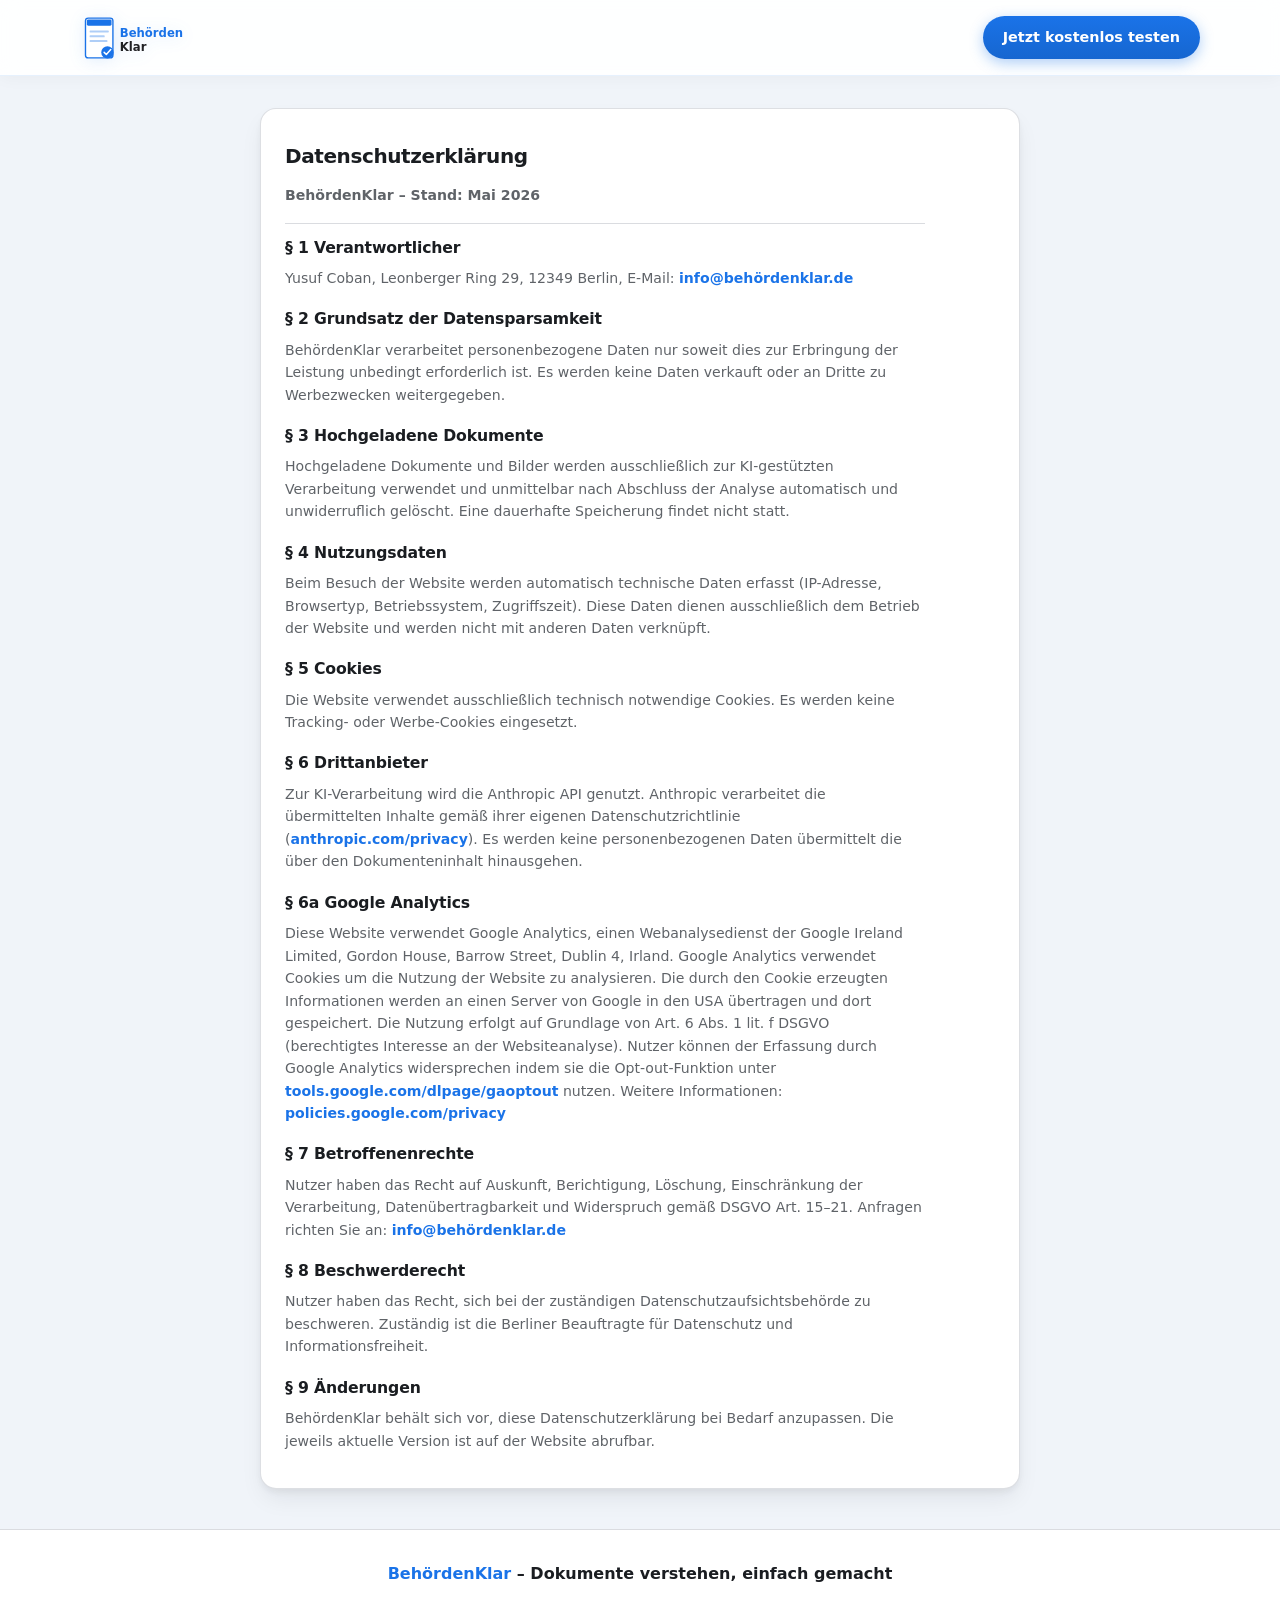
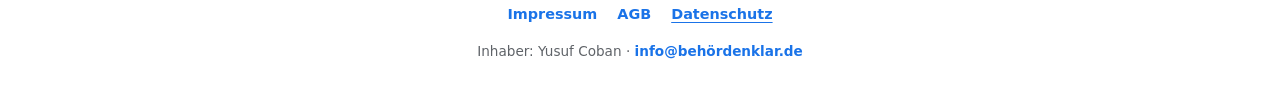
<file: datenschutz.html>
<!DOCTYPE html>
<html lang="de">
<head>
  <meta charset="UTF-8" />
  <meta name="viewport" content="width=device-width, initial-scale=1" />
  <title>Datenschutz – BehördenKlar</title>
  <meta name="description" content="Datenschutzerklärung von BehördenKlar." />
  <style>
    :root {
      --primary: #1a73e8;
      --bg: #f0f4f9;
      --surface: #ffffff;
      --text: #1a1d21;
      --muted: #5f6368;
      --border: #dadce0;
      --radius: 16px;
      --shadow: 0 4px 6px -1px rgba(26, 29, 33, 0.06), 0 12px 24px -4px rgba(26, 29, 33, 0.08);
    }

    * { box-sizing: border-box; }

    body {
      margin: 0;
      font-family: system-ui, -apple-system, "Segoe UI", Roboto, "Helvetica Neue", Arial, sans-serif;
      background: var(--bg);
      color: var(--text);
      line-height: 1.55;
      min-height: 100vh;
      display: flex;
      flex-direction: column;
    }

    .container {
      width: 100%;
      max-width: 1120px;
      margin: 0 auto;
      padding: 0 1.25rem;
    }

    .site-nav {
      position: sticky;
      top: 0;
      z-index: 50;
      background: rgba(255, 255, 255, 0.92);
      backdrop-filter: blur(10px);
      border-bottom: 1px solid rgba(26, 115, 232, 0.1);
      box-shadow: 0 2px 16px rgba(26, 29, 33, 0.04);
    }

    .site-nav-inner {
      display: flex;
      align-items: center;
      justify-content: space-between;
      gap: 1rem;
      padding: 0.85rem 0;
      min-height: 4rem;
    }

    .brand {
      display: inline-flex;
      align-items: center;
      text-decoration: none;
      color: inherit;
      line-height: 0;
      filter: drop-shadow(0 2px 8px rgba(26, 115, 232, 0.12));
    }

    .brand svg {
      display: block;
      height: 48px;
      width: auto;
    }

    .brand:focus-visible {
      outline: 2px solid var(--primary);
      outline-offset: 4px;
      border-radius: 8px;
    }

    .btn-cta {
      display: inline-flex;
      align-items: center;
      justify-content: center;
      padding: 0.65rem 1.25rem;
      font: inherit;
      font-size: 0.9rem;
      font-weight: 600;
      color: #fff;
      background: linear-gradient(180deg, var(--primary) 0%, #1666d0 100%);
      border: none;
      border-radius: 999px;
      text-decoration: none;
      cursor: pointer;
      box-shadow: 0 4px 14px rgba(26, 115, 232, 0.35);
      transition: transform 0.15s, box-shadow 0.15s, background 0.15s;
      white-space: nowrap;
    }

    .btn-cta:hover {
      background: linear-gradient(180deg, #2b7ef0 0%, var(--primary) 100%);
      box-shadow: 0 6px 20px rgba(26, 115, 232, 0.4);
      transform: translateY(-1px);
    }

    .btn-cta:focus-visible {
      outline: 2px solid var(--primary);
      outline-offset: 3px;
    }

    .legal-main {
      flex: 1;
      padding: 2rem 0 2.5rem;
    }

    .legal-inner {
      background: var(--surface);
      border-radius: var(--radius);
      border: 1px solid rgba(218, 220, 224, 0.9);
      box-shadow: var(--shadow);
      padding: 2rem 1.5rem 2.25rem;
      max-width: 760px;
      margin: 0 auto;
    }

    .legal-inner h2 {
      font-size: 1.25rem;
      margin: 0 0 0.75rem;
      color: var(--text);
      font-weight: 700;
      letter-spacing: -0.02em;
    }

    .legal-inner h3 {
      font-size: 0.98rem;
      font-weight: 700;
      margin: 1.35rem 0 0.45rem;
      color: var(--text);
      letter-spacing: -0.01em;
    }

    .legal-inner h3:first-of-type {
      margin-top: 0.25rem;
    }

    .legal-stand {
      font-size: 0.88rem;
      color: var(--muted);
      font-weight: 600;
      margin: 0 0 1.1rem;
      padding-bottom: 1rem;
      border-bottom: 1px solid var(--border);
    }

    .legal-section {
      margin: 0 0 1.1rem;
    }

    .legal-section:last-child {
      margin-bottom: 0;
    }

    .legal-section p:last-child {
      margin-bottom: 0;
    }

    .legal-inner p {
      margin: 0 0 0.75rem;
      font-size: 0.88rem;
      color: var(--muted);
      line-height: 1.6;
      max-width: 640px;
    }

    .legal-inner a {
      color: var(--primary);
      font-weight: 600;
      text-decoration: none;
    }

    .legal-inner a:hover {
      text-decoration: underline;
    }

    .site-footer {
      margin-top: auto;
      background: var(--surface);
      border-top: 1px solid var(--border);
      padding: 2rem 1.25rem 1.5rem;
    }

    .site-footer-tagline {
      text-align: center;
      font-size: 1rem;
      font-weight: 600;
      color: var(--text);
      margin: 0 0 1rem;
    }

    .site-footer-tagline span {
      color: var(--primary);
    }

    .footer-links {
      display: flex;
      flex-wrap: wrap;
      align-items: center;
      justify-content: center;
      gap: 0.5rem 1.25rem;
      margin-bottom: 1rem;
    }

    .footer-links a {
      color: var(--primary);
      font-weight: 600;
      font-size: 0.9rem;
      text-decoration: none;
    }

    .footer-links a:hover {
      text-decoration: underline;
    }

    .footer-links a[aria-current="page"] {
      font-weight: 800;
      text-decoration: underline;
      text-underline-offset: 3px;
    }

    .footer-owner {
      text-align: center;
      font-size: 0.85rem;
      color: var(--muted);
      margin: 0;
    }

    .footer-owner a {
      color: var(--primary);
      font-weight: 600;
      text-decoration: none;
    }

    .footer-owner a:hover {
      text-decoration: underline;
    }

    @media (max-width: 520px) {
      .site-nav-inner {
        flex-wrap: wrap;
        justify-content: center;
        padding: 0.65rem 0;
      }

      .brand svg {
        height: 40px;
      }
    }
  </style>
</head>
<body data-site-shell="legal" data-legal-page="datenschutz">
  <header class="site-nav">
    <div class="container site-nav-inner">
      <a class="brand" href="landingpage.html" aria-label="BehördenKlar – Zur Startseite">
        <svg xmlns="http://www.w3.org/2000/svg" viewBox="0 0 200 70" width="200" height="70" aria-hidden="true" focusable="false">
          <defs>
            <style>
              .logo-word-behorden { fill: #1a73e8; font-family: system-ui, -apple-system, "Segoe UI", Roboto, sans-serif; font-size: 17px; font-weight: 700; }
              .logo-word-klar { fill: #202124; font-family: system-ui, -apple-system, "Segoe UI", Roboto, sans-serif; font-size: 17px; font-weight: 700; }
            </style>
          </defs>
          <g>
            <rect x="8" y="6" width="40" height="58" rx="4" ry="4" fill="#ffffff" stroke="#1a73e8" stroke-width="2"/>
            <rect x="10" y="8" width="36" height="9" rx="2" fill="#1a73e8"/>
            <rect x="14" y="24" width="28" height="3" rx="1" fill="#1a73e8" opacity="0.35"/>
            <rect x="14" y="31" width="22" height="3" rx="1" fill="#1a73e8" opacity="0.35"/>
            <rect x="14" y="38" width="26" height="3" rx="1" fill="#1a73e8" opacity="0.35"/>
            <circle cx="40" cy="56" r="9" fill="#1a73e8"/>
            <path d="M 35.2 56 L 38.4 59.1 L 44.8 51.8" fill="none" stroke="#ffffff" stroke-width="2.2" stroke-linecap="round" stroke-linejoin="round"/>
          </g>
          <text x="58" y="34" class="logo-word-behorden">Behörden</text>
          <text x="58" y="54" class="logo-word-klar">Klar</text>
        </svg>
      </a>
      <a class="btn-cta" id="legalNavCta" href="index.html">Jetzt kostenlos testen</a>
    </div>
  </header>

  <main class="legal-main" id="main">
    <div class="container">
      <article class="legal-inner">
        <h2 id="legalMainHeading">Datenschutzerklärung</h2>
        <p class="legal-stand"><span>BehördenKlar</span> – <span id="legalAsOf">Stand: Mai 2026</span></p>

        <section class="legal-section" aria-labelledby="ds-p1">
          <h3 id="ds-p1">§ 1 Verantwortlicher</h3>
          <p>
            Yusuf Coban, Leonberger Ring 29, 12349 Berlin, E-Mail: <a href="mailto:info@behördenklar.de">info@behördenklar.de</a>
          </p>
        </section>

        <section class="legal-section" aria-labelledby="ds-p2">
          <h3 id="ds-p2">§ 2 Grundsatz der Datensparsamkeit</h3>
          <p>
            BehördenKlar verarbeitet personenbezogene Daten nur soweit dies zur Erbringung der Leistung unbedingt erforderlich ist. Es werden keine Daten verkauft oder an Dritte zu Werbezwecken weitergegeben.
          </p>
        </section>

        <section class="legal-section" aria-labelledby="ds-p3">
          <h3 id="ds-p3">§ 3 Hochgeladene Dokumente</h3>
          <p>
            Hochgeladene Dokumente und Bilder werden ausschließlich zur KI-gestützten Verarbeitung verwendet und unmittelbar nach Abschluss der Analyse automatisch und unwiderruflich gelöscht. Eine dauerhafte Speicherung findet nicht statt.
          </p>
        </section>

        <section class="legal-section" aria-labelledby="ds-p4">
          <h3 id="ds-p4">§ 4 Nutzungsdaten</h3>
          <p>
            Beim Besuch der Website werden automatisch technische Daten erfasst (IP-Adresse, Browsertyp, Betriebssystem, Zugriffszeit). Diese Daten dienen ausschließlich dem Betrieb der Website und werden nicht mit anderen Daten verknüpft.
          </p>
        </section>

        <section class="legal-section" aria-labelledby="ds-p5">
          <h3 id="ds-p5">§ 5 Cookies</h3>
          <p>
            Die Website verwendet ausschließlich technisch notwendige Cookies. Es werden keine Tracking- oder Werbe-Cookies eingesetzt.
          </p>
        </section>

        <section class="legal-section" aria-labelledby="ds-p6">
          <h3 id="ds-p6">§ 6 Drittanbieter</h3>
          <p>
            Zur KI-Verarbeitung wird die Anthropic API genutzt. Anthropic verarbeitet die übermittelten Inhalte gemäß ihrer eigenen Datenschutzrichtlinie (<a href="https://www.anthropic.com/privacy" rel="noopener noreferrer" target="_blank">anthropic.com/privacy</a>). Es werden keine personenbezogenen Daten übermittelt die über den Dokumenteninhalt hinausgehen.
          </p>
        </section>

        <section class="legal-section" aria-labelledby="ds-p6a">
          <h3 id="ds-p6a">§ 6a Google Analytics</h3>
          <p>
            Diese Website verwendet Google Analytics, einen Webanalysedienst der Google Ireland Limited, Gordon House, Barrow Street, Dublin 4, Irland. Google Analytics verwendet Cookies um die Nutzung der Website zu analysieren. Die durch den Cookie erzeugten Informationen werden an einen Server von Google in den USA übertragen und dort gespeichert. Die Nutzung erfolgt auf Grundlage von Art. 6 Abs. 1 lit. f DSGVO (berechtigtes Interesse an der Websiteanalyse). Nutzer können der Erfassung durch Google Analytics widersprechen indem sie die Opt-out-Funktion unter <a href="https://tools.google.com/dlpage/gaoptout" rel="noopener noreferrer" target="_blank">tools.google.com/dlpage/gaoptout</a> nutzen. Weitere Informationen: <a href="https://policies.google.com/privacy" rel="noopener noreferrer" target="_blank">policies.google.com/privacy</a>
          </p>
        </section>

        <section class="legal-section" aria-labelledby="ds-p7">
          <h3 id="ds-p7">§ 7 Betroffenenrechte</h3>
          <p>
            Nutzer haben das Recht auf Auskunft, Berichtigung, Löschung, Einschränkung der Verarbeitung, Datenübertragbarkeit und Widerspruch gemäß DSGVO Art. 15–21. Anfragen richten Sie an: <a href="mailto:info@behördenklar.de">info@behördenklar.de</a>
          </p>
        </section>

        <section class="legal-section" aria-labelledby="ds-p8">
          <h3 id="ds-p8">§ 8 Beschwerderecht</h3>
          <p>
            Nutzer haben das Recht, sich bei der zuständigen Datenschutzaufsichtsbehörde zu beschweren. Zuständig ist die Berliner Beauftragte für Datenschutz und Informationsfreiheit.
          </p>
        </section>

        <section class="legal-section" aria-labelledby="ds-p9">
          <h3 id="ds-p9">§ 9 Änderungen</h3>
          <p>
            BehördenKlar behält sich vor, diese Datenschutzerklärung bei Bedarf anzupassen. Die jeweils aktuelle Version ist auf der Website abrufbar.
          </p>
        </section>
      </article>
    </div>
  </main>

  <footer class="site-footer">
    <p class="site-footer-tagline" id="legalFooterTagline"><span>BehördenKlar</span> – Dokumente verstehen, einfach gemacht</p>
    <nav class="footer-links" aria-label="Rechtliches">
      <a id="legalNavImpressum" href="impressum.html">Impressum</a>
      <a id="legalNavAgb" href="agb.html">AGB</a>
      <a id="legalNavDatenschutz" href="datenschutz.html" aria-current="page">Datenschutz</a>
    </nav>
    <p class="footer-owner"><span id="legalFooterOwnerLabel">Inhaber: Yusuf Coban</span> · <a href="mailto:info@behördenklar.de">info@behördenklar.de</a></p>
  </footer>
  <script>

(function () {
  "use strict";
  var uiTranslations = {"Deutsch":{"uiLangLabel":"🌐 Sprache der Seite wählen:","targetLangLabel":"Zielsprache für die Übersetzung des Dokuments:","modeFile":"Foto oder PDF","modeText":"Text eingeben","uploadLabel":"Datei hochladen","dropTitle":"Datei hierher ziehen","dropHint":"oder klicken und eine oder mehrere JPG-, PNG- oder PDF-Dateien wählen (max. 5)","dropTitleMobile":"Foto oder PDF auswählen","dropHintMobile":"Kamera oder Galerie öffnen","takePhoto":"📷 Kamera öffnen","pickFilesMobile":"🖼️ Foto oder PDF auswählen","uploadHint":"Bis zu 5 Dateien gleichzeitig, je max. ca. 32 MB. Passwortgeschützte PDFs werden nicht unterstützt.","textInputLabel":"Behördenbrief (Deutsch)","textPlaceholder":"Brief hier einfügen oder abtippen…","analyzeText":"Brief analysieren","apiHeading":"API-Schlüssel","apiKeyLabel":"Anthropic API Key","apiHint":"Der Schlüssel wird nur in Ihrem Browser verwendet und nicht gespeichert.","resultsHeading":"Ergebnis","toggleShow":"Anzeigen","toggleHide":"Verbergen","removeFile":"Datei entfernen","filesSelectedMany":"{n} Dateien ausgewählt","welcomeTitle":"Willkommen bei BehördenKlar","welcomeText":"Fügen Sie Ihren Behördenbrief ein oder laden Sie ein Foto oder PDF hoch – wir helfen beim Verstehen, Übersetzen und den nächsten Schritten.","footerTagline":"<span>BehördenKlar</span> – Dokumente verstehen, einfach gemacht","footerDisclaimer":"Keine Rechtsberatung. Bei Fristen und rechtlichen Folgen prüfen Sie die Angaben oder wenden Sie sich an eine Beratungsstelle oder an eine Rechtsanwältin bzw. einen Rechtsanwalt.","lpBrandAria":"BehördenKlar – Startseite","lpUiLangTrigger":"🌐 Sprache wählen","lpNavCta":"Jetzt kostenlos testen","lpHeroTitle":"Behördenbriefe verstehen – in deiner Sprache","lpHeroLead":"Lade deinen Bescheid hoch oder füge den Text ein – BehördenKlar übersetzt, erklärt verständlich und zeigt dir, was du als Nächstes tun kannst. Ohne Juristendeutsch, dafür klar und strukturiert.","lpFlagsCaption":"Viele Sprachen – eine klare Antwort","lpStepsHeading":"So funktioniert es","lpStepsIntro":"In vier einfachen Schritten vom Behördenbrief zur Orientierung – direkt im Browser.","lpStep1Num":"Schritt 1","lpStep1Title":"Hochladen","lpStep1Body":"Text einfügen oder Foto/PDF hochladen – schnell und ohne komplizierte Software.","lpStep2Num":"Schritt 2","lpStep2Title":"Übersetzen","lpStep2Body":"Wähle deine Sprache – der Inhalt wird verständlich und vollständig wiedergegeben.","lpStep3Num":"Schritt 3","lpStep3Title":"Verstehen","lpStep3Body":"Kurze Erklärung, was der Brief für dich bedeutet – ohne Fachchinesisch.","lpStep4Num":"Schritt 4","lpStep4Title":"Handeln","lpStep4Body":"Konkrete nächste Schritte und bei Bedarf eine Vorlage für deine Antwort an die Behörde.","lpFeaturesHeading":"Das können wir","lpFeaturesIntro":"Alles, was du brauchst, um Bescheide und Schreiben einzuordnen – auf einen Blick.","lpFeat1Title":"Übersetzung","lpFeat1Body":"Der Behördentext in der Sprache, die du am besten verstehst – inklusive wichtiger Begriffe und Fristen.","lpFeat2Title":"Erklärung","lpFeat2Body":"Was steht im Brief, was ist die Kernaussage – in einfachen Worten zusammengefasst.","lpFeat3Title":"Schritte","lpFeat3Body":"Nummerierte To-dos: Was ist zu erledigen, bis wann, und worauf du achten solltest.","lpFeat4Title":"Briefkopf-Vorlage","lpFeat4Body":"Wenn eine Antwort nötig ist: strukturierter Entwurf mit Platzhaltern für deine Daten und das Aktenzeichen.","lpContactHeading":"Hast du Fragen oder brauchst du Hilfe?","lpContactText":"Wir sind für dich da – schreib uns einfach eine E-Mail.","lpContactBtn":"✉️ Kontakt aufnehmen","lpNavImpressum":"Impressum","lpNavAgb":"AGB","lpNavDatenschutz":"Datenschutz","lpFooterOwnerLabel":"Inhaber: Yusuf Coban","lpLegalImprintHeading":"Impressum","lpLegalAgbHeading":"Allgemeine Geschäftsbedingungen (AGB)","lpLegalPrivacyHeading":"Datenschutzerklärung","lpLegalAsOf":"Stand: Mai 2026","lpFooterTagline":"<span>BehördenKlar</span> – Dokumente verstehen, einfach gemacht"},"Englisch":{"uiLangLabel":"🌐 Choose page language:","targetLangLabel":"Target language for document translation:","modeFile":"Photo or PDF","modeText":"Enter text","uploadLabel":"Upload document","dropTitle":"Drop file here","dropHint":"or click and choose one or more JPG, PNG or PDF files (max. 5)","dropTitleMobile":"Select photo or PDF","dropHintMobile":"Open camera or gallery","takePhoto":"📷 Open camera","pickFilesMobile":"🖼️ Select photo or PDF","uploadHint":"Up to 5 files at once, max. about 32 MB each. Password-protected PDFs are not supported.","textInputLabel":"Official letter (German)","textPlaceholder":"Paste or type the letter here…","analyzeText":"Analyze letter","apiHeading":"API key","apiKeyLabel":"Anthropic API Key","apiHint":"The key is only used in your browser and is not stored.","resultsHeading":"Result","toggleShow":"Show","toggleHide":"Hide","removeFile":"Remove file","filesSelectedMany":"{n} files selected","welcomeTitle":"Welcome to BehördenKlar","welcomeText":"Paste your official letter or upload a photo or PDF – we help you understand, translate, and with the next steps.","footerTagline":"<span>BehördenKlar</span> – Understanding documents, made simple","footerDisclaimer":"This is not legal advice. For deadlines and legal consequences, verify the information or contact an advice centre or a lawyer.","lpBrandAria":"BehördenKlar – Home","lpUiLangTrigger":"🌐 Choose language","lpNavCta":"Try it free now","lpHeroTitle":"Understand official letters – in your language","lpHeroLead":"Upload your notice or paste the text – BehördenKlar translates, explains in plain language, and shows you what to do next. No legalese – clear and structured.","lpFlagsCaption":"Many languages – one clear answer","lpStepsHeading":"How it works","lpStepsIntro":"In four simple steps from an official letter to orientation – right in your browser.","lpStep1Num":"Step 1","lpStep1Title":"Upload","lpStep1Body":"Paste text or upload a photo/PDF – fast and without complicated software.","lpStep2Num":"Step 2","lpStep2Title":"Translate","lpStep2Body":"Choose your language – the content is rendered clearly and completely.","lpStep3Num":"Step 3","lpStep3Title":"Understand","lpStep3Body":"A short explanation of what the letter means for you – without jargon.","lpStep4Num":"Step 4","lpStep4Title":"Take action","lpStep4Body":"Concrete next steps and, if needed, a template for your reply to the authority.","lpFeaturesHeading":"What we can do","lpFeaturesIntro":"Everything you need to make sense of decisions and letters – at a glance.","lpFeat1Title":"Translation","lpFeat1Body":"The authority’s text in the language you understand best – including key terms and deadlines.","lpFeat2Title":"Explanation","lpFeat2Body":"What the letter says and the core message – summarised in simple words.","lpFeat3Title":"Steps","lpFeat3Body":"Numbered to-dos: what to do, by when, and what to watch out for.","lpFeat4Title":"Letterhead template","lpFeat4Body":"If you need to reply: a structured draft with placeholders for your details and the file reference.","lpContactHeading":"Questions or need help?","lpContactText":"We’re here for you – just send us an email.","lpContactBtn":"✉️ Get in touch","lpNavImpressum":"Legal notice","lpNavAgb":"Terms","lpNavDatenschutz":"Privacy","lpFooterOwnerLabel":"Owner: Yusuf Coban","lpLegalImprintHeading":"Imprint","lpLegalAgbHeading":"General Terms and Conditions (GTC)","lpLegalPrivacyHeading":"Privacy policy","lpLegalAsOf":"As of: May 2026"},"Türkisch":{"uiLangLabel":"🌐 Sayfa dilini seçin:","targetLangLabel":"Belge çevirisi için hedef dil:","modeFile":"Fotoğraf veya PDF","modeText":"Metin girin","uploadLabel":"Belge yükle","dropTitle":"Dosyayı buraya bırakın","dropHint":"veya tıklayıp görsel ya da PDF seçin","takePhoto":"Fotoğraf çek","uploadHint":"Maks. yaklaşık 32 MB. Şifreli PDF desteklenmez.","textInputLabel":"Resmi mektup (Almanca)","textPlaceholder":"Mektubu buraya yapıştırın veya yazın…","analyzeText":"Mektubu analiz et","apiHeading":"API anahtarı","apiKeyLabel":"Anthropic API Key","apiHint":"Anahtar yalnızca tarayıcınızda kullanılır ve kaydedilmez.","resultsHeading":"Sonuç","welcomeTitle":"BehördenKlar'a hoş geldiniz","welcomeText":"Resmi mektubunuzu yapıştırın veya bir fotoğraf ya da PDF yükleyin – anlamanıza, çeviriye ve sonraki adımlarda yardımcı oluyoruz.","footerTagline":"<span>BehördenKlar</span> – Belgeleri anlamak, artık kolay","footerDisclaimer":"Hukuki danışmanlık değildir. Süreler ve hukuki sonuçlar için bilgileri kontrol edin veya bir danışma merkezine ya da avukata başvurun.","lpBrandAria":"BehördenKlar – Ana sayfa","lpUiLangTrigger":"🌐 Dil seçin","lpNavCta":"Ücretsiz dene","lpHeroTitle":"Resmi yazıları anlayın – kendi dilinizde","lpHeroLead":"Kararınızı yükleyin veya metni yapıştırın – BehördenKlar çevirir, sade bir dille açıklar ve sıradaki adımları gösterir. Hukuk jargonu yok; net ve düzenli.","lpFlagsCaption":"Birçok dil – tek net yanıt","lpStepsHeading":"Nasıl çalışır","lpStepsIntro":"Resmi yazıdan yönelime dört basit adımda – doğrudan tarayıcıda.","lpStep1Num":"Adım 1","lpStep1Title":"Yükle","lpStep1Body":"Metin yapıştırın veya fotoğraf/PDF yükleyin – hızlı ve karmaşık yazılım olmadan.","lpStep2Num":"Adım 2","lpStep2Title":"Çevir","lpStep2Body":"Dilinizi seçin – içerik anlaşılır ve eksiksiz sunulur.","lpStep3Num":"Adım 3","lpStep3Title":"Anla","lpStep3Body":"Mektubun sizin için ne anlama geldiğine dair kısa açıklama – jargon yok.","lpStep4Num":"Adım 4","lpStep4Title":"Harekete geç","lpStep4Body":"Somut sonraki adımlar ve gerekirse kuruma yanıtınız için şablon.","lpFeaturesHeading":"Neler yapıyoruz","lpFeaturesIntro":"Karar ve yazıları anlamak için ihtiyacınız olan her şey – bir bakışta.","lpFeat1Title":"Çeviri","lpFeat1Body":"Kurum metni en iyi anladığınız dilde – önemli terimler ve süreler dahil.","lpFeat2Title":"Açıklama","lpFeat2Body":"Mektupta ne var, öz mesaj ne – sade kelimelerle özet.","lpFeat3Title":"Adımlar","lpFeat3Body":"Numaralı yapılacaklar: ne, ne zamana kadar, nelere dikkat.","lpFeat4Title":"Antet şablonu","lpFeat4Body":"Yanıt gerekiyorsa: verileriniz ve dosya numarası için yer tutuculu taslak.","lpContactHeading":"Sorularınız mı var veya yardıma mı ihtiyacınız var?","lpContactText":"Buradayız – bize e-posta gönderin.","lpContactBtn":"✉️ İletişime geç","lpNavImpressum":"Künye","lpNavAgb":"Şartlar","lpNavDatenschutz":"Gizlilik","lpFooterOwnerLabel":"İşleten: Yusuf Coban","lpLegalImprintHeading":"Künye","lpLegalAgbHeading":"Genel Kullanım Koşulları (GKK)","lpLegalPrivacyHeading":"Gizlilik bildirimi","lpLegalAsOf":"Mayıs 2026 itibarıyla","lpFooterTagline":"<span>BehördenKlar</span> – Belgeleri anlamak, artık kolay"},"Arabisch":{"uiLangLabel":"🌐 اختر لغة الصفحة:","targetLangLabel":"لغة ترجمة المستند:","modeFile":"صورة أو PDF","modeText":"إدخال نص","uploadLabel":"رفع المستند","dropTitle":"اسحب الملف هنا","dropHint":"أو انقر واختر صورة أو PDF","takePhoto":"التقاط صورة","uploadHint":"الحد الأقصى حوالي 32 ميغابايت. ملفات PDF المحمية غير مدعومة.","textInputLabel":"الخطاب الرسمي (بالألمانية)","textPlaceholder":"ألصق الرسالة أو اكتبها هنا…","analyzeText":"تحليل الخطاب","apiHeading":"مفتاح API","apiKeyLabel":"Anthropic API Key","apiHint":"يُستخدم المفتاح في متصفحك فقط ولا يتم حفظه.","resultsHeading":"النتيجة","welcomeTitle":"مرحبًا بكم في BehördenKlar","welcomeText":"ألصق خطابك الرسمي أو ارفع صورة أو ملف PDF – نساعدك على الفهم والترجمة والخطوات التالية.","footerTagline":"<span>BehördenKlar</span> – فهم المستندات ببساطة","footerDisclaimer":"ليس استشارة قانونية. بالنسبة للمواعيد النهائية والعواقب القانونية، تحقق من المعلومات أو تواصل مع مركز استشارات أو محامٍ.","lpBrandAria":"BehördenKlar – الصفحة الرئيسية","lpUiLangTrigger":"🌐 اختر اللغة","lpNavCta":"جرّب مجانًا","lpHeroTitle":"افهم الخطابات الرسمية – بلغتك","lpHeroLead":"ارفع قرارك أو الصق النص – يترجم BehördenKlar ويوضح بلغة بسيطة ويعرض ما يجب فعله لاحقًا. دون لغة قانونية معقدة؛ بوضوح وتنظيم.","lpFlagsCaption":"لغات عديدة – إجابة واحدة واضحة","lpStepsHeading":"كيف يعمل","lpStepsIntro":"في أربع خطوات بسيطة من الخطاب الرسمي إلى التوجه – مباشرة في المتصفح.","lpStep1Num":"الخطوة 1","lpStep1Title":"رفع","lpStep1Body":"الصق النص أو ارفع صورة/PDF – بسرعة وبدون برامج معقدة.","lpStep2Num":"الخطوة 2","lpStep2Title":"ترجمة","lpStep2Body":"اختر لغتك – يُعرض المحتوى بوضوح وكاملًا.","lpStep3Num":"الخطوة 3","lpStep3Title":"فهم","lpStep3Body":"شرح موجز لما يعنيه الخطاب لك – دون مصطلحات صعبة.","lpStep4Num":"الخطوة 4","lpStep4Title":"التصرف","lpStep4Body":"خطوات تالية ملموسة وعند الحاجة قالب للرد على الجهة.","lpFeaturesHeading":"ماذا نستطيع أن نفعل","lpFeaturesIntro":"كل ما تحتاجه لفهم القرارات والرسائل – في لمحة.","lpFeat1Title":"ترجمة","lpFeat1Body":"نص الجهة باللغة التي تفهمها أفضل – بما في ذلك المصطلحات والمواعيد المهمة.","lpFeat2Title":"شرح","lpFeat2Body":"ماذا يقول الخطاب وما الجوهر – بكلمات بسيطة.","lpFeat3Title":"خطوات","lpFeat3Body":"مهام مرقمة: ماذا تفعل، متى، وما الذي يجب الانتباه إليه.","lpFeat4Title":"قالب ترويسة","lpFeat4Body":"إذا احتجت للرد: مسودة منظمة مع عناصر نائبة لبياناتك ورقم الملف.","lpContactHeading":"هل لديك أسئلة أو تحتاج مساعدة؟","lpContactText":"نحن هنا من أجلك – راسلنا عبر البريد الإلكتروني.","lpContactBtn":"✉️ تواصل معنا","lpNavImpressum":"بيانات النشر","lpNavAgb":"الشروط","lpNavDatenschutz":"الخصوصية","lpFooterOwnerLabel":"المُدير: Yusuf Coban","lpLegalImprintHeading":"بيانات النشر","lpLegalAgbHeading":"الشروط العامة للاستخدام","lpLegalPrivacyHeading":"سياسة الخصوصية","lpLegalAsOf":"اعتبارًا من مايو 2026","lpFooterTagline":"<span>BehördenKlar</span> – فهم المستندات ببساطة"},"Russisch":{"uiLangLabel":"🌐 Выберите язык страницы:","targetLangLabel":"Язык перевода документа:","modeFile":"Фото или PDF","modeText":"Ввести текст","uploadLabel":"Загрузить документ","dropTitle":"Перетащите файл сюда","dropHint":"или нажмите и выберите изображение или PDF","takePhoto":"Сделать фото","uploadHint":"Макс. около 32 МБ. Защищенные PDF не поддерживаются.","textInputLabel":"Официальное письмо (нем.)","textPlaceholder":"Вставьте или введите письмо здесь…","analyzeText":"Анализировать письмо","apiHeading":"API-ключ","apiKeyLabel":"Anthropic API Key","apiHint":"Ключ используется только в браузере и не сохраняется.","resultsHeading":"Результат","welcomeTitle":"Добро пожаловать в BehördenKlar","welcomeText":"Вставьте официальное письмо или загрузите фото или PDF — мы помогаем разобраться, перевести и с следующими шагами.","footerTagline":"<span>BehördenKlar</span> – Понимать документы проще","footerDisclaimer":"Это не юридическая консультация. По срокам и правовым последствиям проверьте данные или обратитесь в консультационный центр или к адвокату.","lpBrandAria":"BehördenKlar – Главная","lpUiLangTrigger":"🌐 Выберите язык","lpNavCta":"Попробовать бесплатно","lpHeroTitle":"Понимайте официальные письма – на вашем языке","lpHeroLead":"Загрузите решение или вставьте текст – BehördenKlar переводит, объясняет простым языком и показывает, что делать дальше. Без канцелярита – ясно и структурированно.","lpFlagsCaption":"Много языков – один понятный ответ","lpStepsHeading":"Как это работает","lpStepsIntro":"В четыре простых шага от официального письма к ориентации – прямо в браузере.","lpStep1Num":"Шаг 1","lpStep1Title":"Загрузка","lpStep1Body":"Вставьте текст или загрузите фото/PDF – быстро и без сложных программ.","lpStep2Num":"Шаг 2","lpStep2Title":"Перевод","lpStep2Body":"Выберите язык – содержание передаётся понятно и полностью.","lpStep3Num":"Шаг 3","lpStep3Title":"Понимание","lpStep3Body":"Кратко, что письмо значит для вас – без жаргона.","lpStep4Num":"Шаг 4","lpStep4Title":"Действия","lpStep4Body":"Конкретные следующие шаги и при необходимости шаблон ответа ведомству.","lpFeaturesHeading":"Что мы умеем","lpFeaturesIntro":"Всё, чтобы разобраться в решениях и письмах – с первого взгляда.","lpFeat1Title":"Перевод","lpFeat1Body":"Текст ведомства на языке, который вы лучше всего понимаете – с важными терминами и сроками.","lpFeat2Title":"Объяснение","lpFeat2Body":"Что в письме и главная мысль – простыми словами.","lpFeat3Title":"Шаги","lpFeat3Body":"Нумерованные задачи: что сделать, до какого срока, на что обратить внимание.","lpFeat4Title":"Шаблон шапки письма","lpFeat4Body":"Если нужен ответ: структурированный черновик с полями для ваших данных и номера дела.","lpContactHeading":"Вопросы или нужна помощь?","lpContactText":"Мы рядом – напишите нам на электронную почту.","lpContactBtn":"✉️ Связаться","lpNavImpressum":"Выходные данные","lpNavAgb":"Условия","lpNavDatenschutz":"Конфиденциальность","lpFooterOwnerLabel":"Владелец: Yusuf Coban","lpLegalImprintHeading":"Выходные данные","lpLegalAgbHeading":"Общие условия использования","lpLegalPrivacyHeading":"Политика конфиденциальности","lpLegalAsOf":"По состоянию на май 2026 г.","lpFooterTagline":"<span>BehördenKlar</span> – Понимать документы проще"},"Ukrainisch":{"uiLangLabel":"🌐 Виберіть мову сторінки:","targetLangLabel":"Цільова мова перекладу документа:","modeFile":"Фото або PDF","modeText":"Ввести текст","uploadLabel":"Завантажити документ","dropTitle":"Перетягніть файл сюди","dropHint":"або натисніть і виберіть зображення чи PDF","takePhoto":"Зробити фото","uploadHint":"Макс. близько 32 МБ. Захищені PDF не підтримуються.","textInputLabel":"Офіційний лист (німецькою)","textPlaceholder":"Вставте або введіть лист тут…","analyzeText":"Аналізувати лист","apiHeading":"API-ключ","apiKeyLabel":"Anthropic API Key","apiHint":"Ключ використовується лише у браузері та не зберігається.","resultsHeading":"Результат","welcomeTitle":"Ласкаво просимо до BehördenKlar","welcomeText":"Вставте офіційний лист або завантажте фото чи PDF — ми допомагаємо зрозуміти, перекласти та з наступними кроками.","footerTagline":"<span>BehördenKlar</span> – Розуміти документи просто","footerDisclaimer":"Це не юридична консультація. Щодо строків і правових наслідків перевірте дані або зверніться до консультаційного центру чи адвоката.","lpBrandAria":"BehördenKlar – Головна","lpUiLangTrigger":"🌐 Оберіть мову","lpNavCta":"Спробувати безкоштовно","lpHeroTitle":"Розумійте офіційні листи – своєю мовою","lpHeroLead":"Завантажте рішення або вставте текст – BehördenKlar перекладає, пояснює простою мовою та показує, що робити далі. Без канцеляризмів – чітко й структуровано.","lpFlagsCaption":"Багато мов – одна зрозуміла відповідь","lpStepsHeading":"Як це працює","lpStepsIntro":"Чотири прості кроки від офіційного листа до орієнтації – прямо в браузері.","lpStep1Num":"Крок 1","lpStep1Title":"Завантаження","lpStep1Body":"Вставте текст або завантажте фото/PDF – швидко й без складних програм.","lpStep2Num":"Крок 2","lpStep2Title":"Переклад","lpStep2Body":"Оберіть мову – зміст подано зрозуміло й повністю.","lpStep3Num":"Крок 3","lpStep3Title":"Розуміння","lpStep3Body":"Коротко, що лист означає для вас – без жаргону.","lpStep4Num":"Крок 4","lpStep4Title":"Дії","lpStep4Body":"Конкретні наступні кроки та за потреби шаблон відповіді органу.","lpFeaturesHeading":"Що ми вміємо","lpFeaturesIntro":"Усе, щоб зорієнтуватися в рішеннях і листах – з першого погляду.","lpFeat1Title":"Переклад","lpFeat1Body":"Текст органу мовою, якою ви найкраще розумієте – з ключовими термінами та строками.","lpFeat2Title":"Пояснення","lpFeat2Body":"Що в листі та головна думка – простими словами.","lpFeat3Title":"Кроки","lpFeat3Body":"Нумеровані завдання: що зробити, до якого терміну, на що звернути увагу.","lpFeat4Title":"Шаблон шапки листа","lpFeat4Body":"Якщо потрібна відповідь: структурований чернетка з полями для ваших даних і номера справи.","lpContactHeading":"Питання чи потрібна допомога?","lpContactText":"Ми поруч – напишіть нам на електронну пошту.","lpContactBtn":"✉️ Зв'язатися","lpNavImpressum":"Відомості про видавця","lpNavAgb":"Умови","lpNavDatenschutz":"Конфіденційність","lpFooterOwnerLabel":"Власник: Yusuf Coban","lpLegalImprintHeading":"Відомості про видавця","lpLegalAgbHeading":"Загальні умови користування","lpLegalPrivacyHeading":"Політика конфіденційності","lpLegalAsOf":"Станом на травень 2026 р."},"Rumänisch":{"uiLangLabel":"🌐 Alege limba paginii:","targetLangLabel":"Limba țintă pentru traducerea documentului:","modeFile":"Foto sau PDF","modeText":"Introdu text","uploadLabel":"Încarcă document","dropTitle":"Trage fișierul aici","dropHint":"sau apasă și alege imagine ori PDF","takePhoto":"Fă o fotografie","uploadHint":"Max. aprox. 32 MB. PDF-urile protejate nu sunt acceptate.","textInputLabel":"Scrisoare oficială (germană)","textPlaceholder":"Lipește sau scrie scrisoarea aici…","analyzeText":"Analizează scrisoarea","apiHeading":"Cheie API","apiKeyLabel":"Anthropic API Key","apiHint":"Cheia este folosită doar în browser și nu este salvată.","resultsHeading":"Rezultat","welcomeTitle":"Bun venit la BehördenKlar","welcomeText":"Lipiți scrisoarea oficială sau încărcați o fotografie sau un PDF – vă ajutăm să înțelegeți, să traduceți și cu pașii următori.","footerTagline":"<span>BehördenKlar</span> – Înțelegerea documentelor, simplificată","footerDisclaimer":"Nu reprezintă consultanță juridică. Pentru termene și consecințe juridice, verificați informațiile sau adresați-vă unui centru de consultanță sau unui avocat.","lpBrandAria":"BehördenKlar – Acasă","lpUiLangTrigger":"🌐 Alege limba","lpNavCta":"Încearcă gratuit","lpHeroTitle":"Înțelege scrisorile oficiale – în limba ta","lpHeroLead":"Încarcă decizia sau lipește textul – BehördenKlar traduce, explică pe înțeles și arată ce urmează. Fără jargon juridic – clar și structurat.","lpFlagsCaption":"Multe limbi – un răspuns clar","lpStepsHeading":"Cum funcționează","lpStepsIntro":"În patru pași simpli de la scrisoarea oficială la orientare – direct în browser.","lpStep1Num":"Pasul 1","lpStep1Title":"Încărcare","lpStep1Body":"Lipește textul sau încarcă foto/PDF – rapid, fără programe complicate.","lpStep2Num":"Pasul 2","lpStep2Title":"Traducere","lpStep2Body":"Alege limba – conținutul este redat clar și complet.","lpStep3Num":"Pasul 3","lpStep3Title":"Înțelegere","lpStep3Body":"O scurtă explicație a ce înseamnă scrisoarea pentru tine – fără jargon.","lpStep4Num":"Pasul 4","lpStep4Title":"Acțiune","lpStep4Body":"Pași concreti următori și, dacă e nevoie, un șablon de răspuns către autoritate.","lpFeaturesHeading":"Ce putem face","lpFeaturesIntro":"Tot ce îți trebuie să înțelegi deciziile și scrisorile – dintr-o privire.","lpFeat1Title":"Traducere","lpFeat1Body":"Textul autorității în limba pe care o înțelegi cel mai bine – cu termeni și termene importante.","lpFeat2Title":"Explicație","lpFeat2Body":"Ce spune scrisoarea și mesajul principal – în cuvinte simple.","lpFeat3Title":"Pași","lpFeat3Body":"De făcut numerotate: ce, până când și la ce să fii atent.","lpFeat4Title":"Șablon antet","lpFeat4Body":"Dacă trebuie să răspunzi: ciornă structurată cu locuri pentru datele tale și referința dosarului.","lpContactHeading":"Întrebări sau ai nevoie de ajutor?","lpContactText":"Suntem aici pentru tine – scrie-ne un e-mail.","lpContactBtn":"✉️ Contact","lpNavImpressum":"Imprint","lpNavAgb":"Termeni","lpNavDatenschutz":"Confidențialitate","lpFooterOwnerLabel":"Proprietar: Yusuf Coban","lpLegalImprintHeading":"Imprint","lpLegalAgbHeading":"Termeni și condiții generale (GTC)","lpLegalPrivacyHeading":"Politica de confidențialitate","lpLegalAsOf":"Actualizare: mai 2026"},"Polnisch":{"uiLangLabel":"🌐 Wybierz język strony:","targetLangLabel":"Język docelowy tłumaczenia dokumentu:","modeFile":"Zdjęcie lub PDF","modeText":"Wpisz tekst","uploadLabel":"Prześlij dokument","dropTitle":"Przeciągnij plik tutaj","dropHint":"lub kliknij i wybierz obraz lub PDF","takePhoto":"Zrób zdjęcie","uploadHint":"Maks. ok. 32 MB. Zabezpieczone PDF nie są obsługiwane.","textInputLabel":"Pismo urzędowe (niem.)","textPlaceholder":"Wklej lub wpisz pismo tutaj…","analyzeText":"Analizuj pismo","apiHeading":"Klucz API","apiKeyLabel":"Anthropic API Key","apiHint":"Klucz jest używany tylko w przeglądarce i nie jest zapisywany.","resultsHeading":"Wynik","welcomeTitle":"Witamy w BehördenKlar","welcomeText":"Wklej pismo urzędowe lub prześlij zdjęcie bądź PDF – pomagamy zrozumieć, przetłumaczyć i z kolejnymi krokami.","footerTagline":"<span>BehördenKlar</span> – Rozumienie dokumentów na wyciągnięcie ręki","footerDisclaimer":"To nie jest porada prawna. W sprawach terminów i skutków prawnych sprawdź informacje lub skontaktuj się z punktem porad albo adwokatem.","lpBrandAria":"BehördenKlar – Strona główna","lpUiLangTrigger":"🌐 Wybierz język","lpNavCta":"Wypróbuj za darmo","lpHeroTitle":"Rozumiej pisma urzędowe – w swoim języku","lpHeroLead":"Prześlij decyzję lub wklej tekst – BehördenKlar tłumaczy, wyjaśnia prostym językiem i pokazuje kolejne kroki. Bez prawniczego żargonu – jasno i przejrzyście.","lpFlagsCaption":"Wiele języków – jedna jasna odpowiedź","lpStepsHeading":"Jak to działa","lpStepsIntro":"W czterech prostych krokach od pisma urzędowego do orientacji – w przeglądarce.","lpStep1Num":"Krok 1","lpStep1Title":"Przesłanie","lpStep1Body":"Wklej tekst lub prześlij zdjęcie/PDF – szybko i bez skomplikowanego oprogramowania.","lpStep2Num":"Krok 2","lpStep2Title":"Tłumaczenie","lpStep2Body":"Wybierz język – treść jest podana zrozumiale i w całości.","lpStep3Num":"Krok 3","lpStep3Title":"Zrozumienie","lpStep3Body":"Krótkie wyjaśnienie, co list oznacza dla ciebie – bez żargonu.","lpStep4Num":"Krok 4","lpStep4Title":"Działanie","lpStep4Body":"Konkretne kolejne kroki oraz w razie potrzeby szablon odpowiedzi do urzędu.","lpFeaturesHeading":"Co potrafimy","lpFeaturesIntro":"Wszystko, czego potrzebujesz, by zorientować się w decyzjach i pismach – w skrócie.","lpFeat1Title":"Tłumaczenie","lpFeat1Body":"Tekst urzędu w języku, który najlepiej rozumiesz – z ważnymi pojęciami i terminami.","lpFeat2Title":"Wyjaśnienie","lpFeat2Body":"Co jest w piśmie i sedno sprawy – prostymi słowami.","lpFeat3Title":"Kroki","lpFeat3Body":"Numerowane zadania: co zrobić, do kiedy i na co uważać.","lpFeat4Title":"Szablon nagłówka listu","lpFeat4Body":"Gdy trzeba odpowiedzieć: uporządkowany szkic z polami na dane i znak sprawy.","lpContactHeading":"Pytania lub potrzebujesz pomocy?","lpContactText":"Jesteśmy dla ciebie – napisz na e-mail.","lpContactBtn":"✉️ Kontakt","lpNavImpressum":"Nota prawna","lpNavAgb":"Regulamin","lpNavDatenschutz":"Prywatność","lpFooterOwnerLabel":"Właściciel: Yusuf Coban","lpLegalImprintHeading":"Nota prawna","lpLegalAgbHeading":"Ogólne warunki korzystania (OWU)","lpLegalPrivacyHeading":"Polityka prywatności","lpLegalAsOf":"Stan na maj 2026"},"Dari":{"uiLangLabel":"🌐 زبان صفحه را انتخاب کنید:","targetLangLabel":"زبان هدف برای ترجمه سند:","modeFile":"عکس یا PDF","modeText":"متن را وارد کنید","uploadLabel":"بارگذاری سند","dropTitle":"فایل را اینجا بکشید","dropHint":"یا کلیک کنید و تصویر یا PDF را انتخاب کنید","takePhoto":"گرفتن عکس","uploadHint":"حداکثر حدود ۳۲ مگابایت. فایل PDF رمزدار پشتیبانی نمی‌شود.","textInputLabel":"نامه اداری (آلمانی)","textPlaceholder":"نامه را اینجا بچسبانید یا تایپ کنید…","analyzeText":"تحلیل نامه","apiHeading":"کلید API","apiKeyLabel":"Anthropic API Key","apiHint":"کلید فقط در مرورگر شما استفاده می‌شود و ذخیره نمی‌شود.","resultsHeading":"نتیجه","welcomeTitle":"به BehördenKlar خوش آمدید","welcomeText":"نامه رسمی را بچسبانید یا عکس یا PDF بارگذاری کنید – در فهم، ترجمه و گام‌های بعدی کمک می‌کنیم.","footerTagline":"<span>BehördenKlar</span> – فهم اسناد، ساده‌تر از همیشه","footerDisclaimer":"مشاوره حقوقی نیست. برای مهلت‌ها و پیامدهای حقوقی، اطلاعات را بررسی کنید یا با مرکز مشاوره یا وکیل تماس بگیرید.","lpBrandAria":"BehördenKlar – صفحهٔ اصلی","lpUiLangTrigger":"🌐 زبان را انتخاب کنید","lpNavCta":"رایگان امتحان کنید","lpHeroTitle":"نامه‌های رسمی را بفهمید – به زبان خودتان","lpHeroLead":"تصمیم را بارگذاری کنید یا متن را بچسبانید – BehördenKlar ترجمه می‌کند، به زبان ساده توضیح می‌دهد و گام بعدی را نشان می‌دهد. بدون اصطلاحات حقوقی سنگین – روشن و منظم.","lpFlagsCaption":"زبان‌های زیاد – یک پاسخ روشن","lpStepsHeading":"چگونه کار می‌کند","lpStepsIntro":"در چهار گام ساده از نامهٔ رسمی تا راهنمایی – مستقیماً در مرورگر.","lpStep1Num":"گام ۱","lpStep1Title":"بارگذاری","lpStep1Body":"متن را بچسبانید یا عکس/PDF بارگذاری کنید – سریع و بدون نرم‌افزار پیچیده.","lpStep2Num":"گام ۲","lpStep2Title":"ترجمه","lpStep2Body":"زبان خود را انتخاب کنید – محتوا روشن و کامل نمایش داده می‌شود.","lpStep3Num":"گام ۳","lpStep3Title":"فهمیدن","lpStep3Body":"توضیح کوتاه دربارهٔ معنای نامه برای شما – بدون اصطلاحات تخصصی.","lpStep4Num":"گام ۴","lpStep4Title":"اقدام","lpStep4Body":"گام‌های بعدی مشخص و در صورت نیاز الگوی پاسخ به اداره.","lpFeaturesHeading":"چه می‌توانیم بکنیم","lpFeaturesIntro":"همهٔ آنچه برای درک تصمیم‌ها و نامه‌ها لازم دارید – در یک نگاه.","lpFeat1Title":"ترجمه","lpFeat1Body":"متن اداره به زبانی که بهتر می‌فهمید – با اصطلاحات و مهلت‌های مهم.","lpFeat2Title":"توضیح","lpFeat2Body":"نامه چه می‌گوید و پیام اصلی چیست – با کلمات ساده.","lpFeat3Title":"گام‌ها","lpFeat3Body":"کارهای شماره‌دار: چه، تا کی و به چه نکاتی توجه کنید.","lpFeat4Title":"الگوی سربرگ","lpFeat4Body":"اگر پاسخ لازم است: پیش‌نویس ساختاریافته با جای داده‌ها و شمارهٔ پرونده.","lpContactHeading":"سوال دارید یا به کمک نیاز دارید؟","lpContactText":"در کنار شما هستیم – برایمان ایمیل بفرستید.","lpContactBtn":"✉️ تماس","lpNavImpressum":"اطلاعات ناشر","lpNavAgb":"شرایط","lpNavDatenschutz":"حریم خصوصی","lpFooterOwnerLabel":"مالک: Yusuf Coban","lpLegalImprintHeading":"اطلاعات ناشر","lpLegalAgbHeading":"شرایط عمومی استفاده (GTC)","lpLegalPrivacyHeading":"سیاست حریم خصوصی","lpLegalAsOf":"وضعیت: مهٔ ۲۰۲۶"},"Bulgarisch":{"uiLangLabel":"🌐 Изберете език на страницата:","targetLangLabel":"Целеви език за превод на документа:","modeFile":"Снимка или PDF","modeText":"Въведете текст","uploadLabel":"Качете документ","dropTitle":"Пуснете файла тук","dropHint":"или натиснете и изберете изображение или PDF","takePhoto":"Направи снимка","uploadHint":"Макс. около 32 MB. Защитени PDF не се поддържат.","textInputLabel":"Официално писмо (немски)","textPlaceholder":"Поставете или въведете писмото тук…","analyzeText":"Анализирай писмото","apiHeading":"API ключ","apiKeyLabel":"Anthropic API Key","apiHint":"Ключът се използва само в браузъра и не се съхранява.","resultsHeading":"Резултат","welcomeTitle":"Добре дошли в BehördenKlar","welcomeText":"Поставете официално писмо или качете снимка или PDF – помагаме с разбирането, превода и следващите стъпки.","footerTagline":"<span>BehördenKlar</span> – Разбиране на документи, опростено","footerDisclaimer":"Това не е правен съвет. За срокове и правни последици проверете информацията или се обърнете към консултационен център или адвокат.","lpBrandAria":"BehördenKlar – Начало","lpUiLangTrigger":"🌐 Изберете език","lpNavCta":"Безплатен тест","lpHeroTitle":"Разбирайте официални писма – на вашия език","lpHeroLead":"Качете заповедта или поставете текста – BehördenKlar превежда, обяснява разбираемо и показва следващите стъпки. Без юридически жаргон – ясно и структурирано.","lpFlagsCaption":"Много езици – един ясен отговор","lpStepsHeading":"Как работи","lpStepsIntro":"В четири прости стъпки от официално писмо до ориентация – директно в браузъра.","lpStep1Num":"Стъпка 1","lpStep1Title":"Качване","lpStep1Body":"Поставете текст или качете снимка/PDF – бързо и без сложен софтуер.","lpStep2Num":"Стъпка 2","lpStep2Title":"Превод","lpStep2Body":"Изберете език – съдържанието е ясно и пълно.","lpStep3Num":"Стъпка 3","lpStep3Title":"Разбиране","lpStep3Body":"Кратко обяснение какво писмото означава за вас – без жаргон.","lpStep4Num":"Стъпка 4","lpStep4Title":"Действие","lpStep4Body":"Конкретни следващи стъпки и при нужда шаблон за отговор до институцията.","lpFeaturesHeading":"Какво можем","lpFeaturesIntro":"Всичко, за да ориентирате решения и писма – с един поглед.","lpFeat1Title":"Превод","lpFeat1Body":"Текстът на властта на езика, който най-добре разбирате – с важни термини и срокове.","lpFeat2Title":"Обяснение","lpFeat2Body":"Какво пише в писмото и основното послание – с прости думи.","lpFeat3Title":"Стъпки","lpFeat3Body":"Номерирани задачи: какво, до кога и на какво да внимавате.","lpFeat4Title":"Шаблон за бланка","lpFeat4Body":"При нужда от отговор: структурирана чернова с полета за вашите данни и номер на преписка.","lpContactHeading":"Въпроси или нужда от помощ?","lpContactText":"Тук сме за вас – пишете ни имейл.","lpContactBtn":"✉️ Връзка","lpNavImpressum":"За издателя","lpNavAgb":"Условия","lpNavDatenschutz":"Поверителност","lpFooterOwnerLabel":"Собственик: Yusuf Coban","lpLegalImprintHeading":"За издателя","lpLegalAgbHeading":"Общи условия (GTC)","lpLegalPrivacyHeading":"Политика за поверителност","lpLegalAsOf":"Към май 2026 г."},"Georgisch":{"uiLangLabel":"🌐 აირჩიეთ გვერდის ენა:","targetLangLabel":"დოკუმენტის თარგმნის სამიზნე ენა:","modeFile":"ფოტო ან PDF","modeText":"ტექსტის შეყვანა","uploadLabel":"დოკუმენტის ატვირთვა","dropTitle":"ჩააგდეთ ფაილი აქ","dropHint":"ან დააჭირეთ და აირჩიეთ სურათი ან PDF","takePhoto":"ფოტოს გადაღება","uploadHint":"მაქს. დაახლოებით 32 მბ. პაროლით დაცული PDF არ არის მხარდაჭერილი.","textInputLabel":"ოფიციალური წერილი (გერმანული)","textPlaceholder":"ჩასვით ან აკრიფეთ წერილი აქ…","analyzeText":"წერილის ანალიზი","apiHeading":"API გასაღები","apiKeyLabel":"Anthropic API Key","apiHint":"გასაღები გამოიყენება მხოლოდ ბრაუზერში და არ ინახება.","resultsHeading":"შედეგი","welcomeTitle":"კეთილი იყოს თქვენი მობრძანება BehördenKlar-ში","welcomeText":"ჩასვით ოფიციალური წერილი ან ატვირთეთ ფოტო ან PDF – ვეხმარებით გაგებაში, თარგმანში და შემდეგ ნაბიჯებში.","footerTagline":"<span>BehördenKlar</span> – დოკუმენტების გაგება, მარტივად","footerDisclaimer":"ეს არ არის იურიდიული კონსულტაცია. ვადებისა და სამართლებრივი შედეგებისთვის შეამოწმეთ ინფორმაცია ან მიმართეთ კონსულტაციის ცენტრს ან ადვოკატს.","lpBrandAria":"BehördenKlar – მთავარი","lpUiLangTrigger":"🌐 აირჩიეთ ენა","lpNavCta":"უფასოდ სცადეთ","lpHeroTitle":"გაიგეთ ოფიციალური წერილები – თქვენს ენაზე","lpHeroLead":"ატვირთეთ გადაწყვეტილება ან ჩასვით ტექსტი – BehördenKlar თარგმნის, მარტივად ხსნის და აჩვენებს შემდეგ ნაბიჯებს. იურიდიული ჟარგონის გარეშე – ნათლად და სტრუქტურირებულად.","lpFlagsCaption":"ბევრი ენა – ერთი ნათელი პასუხი","lpStepsHeading":"როგორ მუშაობს","lpStepsIntro":"ოთხი მარტივი ნაბიჯით ოფიციალური წერილიდან ორიენტაციამდე – ბრაუზერში.","lpStep1Num":"ნაბიჯი 1","lpStep1Title":"ატვირთვა","lpStep1Body":"ჩასვით ტექსტი ან ატვირთეთ ფოტო/PDF – სწრაფად და რთული პროგრამის გარეშე.","lpStep2Num":"ნაბიჯი 2","lpStep2Title":"თარგმანი","lpStep2Body":"აირჩიეთ ენა – შინაარსი ნათლად და სრულადაა წარმოდგენილი.","lpStep3Num":"ნაბიჯი 3","lpStep3Title":"გაგება","lpStep3Body":"მოკლე ახსნა რას ნიშნავს წერილი თქვენთვის – ჟარგონის გარეშე.","lpStep4Num":"ნაბიჯი 4","lpStep4Title":"მოქმედება","lpStep4Body":"კონკრეტული შემდეგი ნაბიჯები და საჭიროების შემთხვევაში პასუხის შაბლონი ორგანოსთვის.","lpFeaturesHeading":"რას ვაკეთებთ","lpFeaturesIntro":"ყველაფერი გადაწყვეტილებებისა და წერილების გასაგებად – ერთი შეხედვით.","lpFeat1Title":"თარგმანი","lpFeat1Body":"ორგანოს ტექსტი ენაზე, რომელსაც საუკეთესოდ ესმით – მნიშვნელოვანი ტერმინებითა და ვადებით.","lpFeat2Title":"ახსნა","lpFeat2Body":"რა წერია წერილში და მთავარი მესიჯი – მარტივი სიტყვებით.","lpFeat3Title":"ნაბიჯები","lpFeat3Body":"დანომრილი საქმეები: რა, რომლის ვადამდე და რაზე ყურადღება.","lpFeat4Title":"სათაურის შაბლონი","lpFeat4Body":"პასუხის საჭიროებისას: სტრუქტურირებული ნახაზი ველებით თქვენი მონაცემებისა და საქმის ნომრისთვის.","lpContactHeading":"კითხვები ან დახმარება გჭირდებათ?","lpContactText":"თქვენთვის ვართ – მოგვწერეთ ელფოსტით.","lpContactBtn":"✉️ კონტაქტი","lpNavImpressum":"გამომცემლობის მონაცემები","lpNavAgb":"პირობები","lpNavDatenschutz":"კონფიდენციალურობა","lpFooterOwnerLabel":"მფლობელი: Yusuf Coban","lpLegalImprintHeading":"გამომცემლობის მონაცემები","lpLegalAgbHeading":"ზოგადი გამოყენების პირობები (GTC)","lpLegalPrivacyHeading":"კონფიდენციალურობის პოლიტიკა","lpLegalAsOf":"მდგომარეობა: მაისი 2026"},"Spanisch":{"uiLangLabel":"🌐 Elige el idioma de la página:","targetLangLabel":"Idioma objetivo para traducir el documento:","modeFile":"Foto o PDF","modeText":"Introducir texto","uploadLabel":"Subir documento","dropTitle":"Arrastra el archivo aquí","dropHint":"o haz clic y elige imagen o PDF","takePhoto":"Tomar foto","uploadHint":"Máx. aprox. 32 MB. No se admiten PDF protegidos.","textInputLabel":"Carta oficial (alemán)","textPlaceholder":"Pega o escribe la carta aquí…","analyzeText":"Analizar carta","apiHeading":"Clave API","apiKeyLabel":"Anthropic API Key","apiHint":"La clave solo se usa en tu navegador y no se guarda.","resultsHeading":"Resultado","welcomeTitle":"Bienvenido a BehördenKlar","welcomeText":"Pega tu carta oficial o sube una foto o un PDF: te ayudamos a entender, traducir y con los siguientes pasos.","footerTagline":"<span>BehördenKlar</span> – Entender documentos, de forma sencilla","footerDisclaimer":"No es asesoramiento jurídico. Para plazos y consecuencias legales, verifica la información o acude a un centro de asesoramiento o a un abogado o abogada.","lpBrandAria":"BehördenKlar – Inicio","lpUiLangTrigger":"🌐 Elegir idioma","lpNavCta":"Probar gratis","lpHeroTitle":"Entiende cartas oficiales – en tu idioma","lpHeroLead":"Sube tu resolución o pega el texto – BehördenKlar traduce, explica con claridad y muestra los siguientes pasos. Sin jerga legal – claro y estructurado.","lpFlagsCaption":"Muchos idiomas – una respuesta clara","lpStepsHeading":"Cómo funciona","lpStepsIntro":"En cuatro pasos sencillos de la carta oficial a la orientación – en el navegador.","lpStep1Num":"Paso 1","lpStep1Title":"Subir","lpStep1Body":"Pega texto o sube foto/PDF – rápido y sin software complicado.","lpStep2Num":"Paso 2","lpStep2Title":"Traducir","lpStep2Body":"Elige tu idioma – el contenido se muestra claro y completo.","lpStep3Num":"Paso 3","lpStep3Title":"Entender","lpStep3Body":"Breve explicación de lo que la carta significa para ti – sin tecnicismos.","lpStep4Num":"Paso 4","lpStep4Title":"Actuar","lpStep4Body":"Próximos pasos concretos y, si hace falta, una plantilla para responder a la autoridad.","lpFeaturesHeading":"Qué podemos hacer","lpFeaturesIntro":"Todo lo que necesitas para entender resoluciones y cartas – de un vistazo.","lpFeat1Title":"Traducción","lpFeat1Body":"El texto de la autoridad en el idioma que mejor entiendes – con términos y plazos clave.","lpFeat2Title":"Explicación","lpFeat2Body":"Qué dice la carta y el mensaje central – en palabras sencillas.","lpFeat3Title":"Pasos","lpFeat3Body":"Tareas numeradas: qué hacer, para cuándo y a qué prestar atención.","lpFeat4Title":"Plantilla de membrete","lpFeat4Body":"Si debes responder: borrador estructurado con campos para tus datos y la referencia del expediente.","lpContactHeading":"¿Preguntas o necesitas ayuda?","lpContactText":"Estamos para ti – envíanos un correo.","lpContactBtn":"✉️ Contacto","lpNavImpressum":"Aviso legal","lpNavAgb":"Términos","lpNavDatenschutz":"Privacidad","lpFooterOwnerLabel":"Titular: Yusuf Coban","lpLegalImprintHeading":"Aviso legal","lpLegalAgbHeading":"Condiciones generales (CGC)","lpLegalPrivacyHeading":"Política de privacidad","lpLegalAsOf":"Estado: mayo de 2026"},"Portugiesisch":{"uiLangLabel":"🌐 Escolha o idioma da página:","targetLangLabel":"Idioma de destino para tradução do documento:","modeFile":"Foto ou PDF","modeText":"Inserir texto","uploadLabel":"Enviar documento","dropTitle":"Solte o arquivo aqui","dropHint":"ou clique e escolha imagem ou PDF","takePhoto":"Tirar foto","uploadHint":"Máx. aprox. 32 MB. PDFs protegidos não são suportados.","textInputLabel":"Carta oficial (alemão)","textPlaceholder":"Cole ou digite a carta aqui…","analyzeText":"Analisar carta","apiHeading":"Chave API","apiKeyLabel":"Anthropic API Key","apiHint":"A chave é usada apenas no navegador e não é salva.","resultsHeading":"Resultado","welcomeTitle":"Bem-vindo ao BehördenKlar","welcomeText":"Cole a carta oficial ou envie uma foto ou PDF – ajudamos a entender, traduzir e com os próximos passos.","footerTagline":"<span>BehördenKlar</span> – Entender documentos, de forma simples","footerDisclaimer":"Não é aconselhamento jurídico. Para prazos e consequências legais, verifique as informações ou contacte um centro de apoio ou um advogado.","lpBrandAria":"BehördenKlar – Início","lpUiLangTrigger":"🌐 Escolher idioma","lpNavCta":"Experimentar grátis","lpHeroTitle":"Compreenda cartas oficiais – na sua língua","lpHeroLead":"Envie a sua decisão ou cole o texto – BehördenKlar traduz, explica de forma clara e mostra os próximos passos. Sem juridiquês – claro e estruturado.","lpFlagsCaption":"Muitas línguas – uma resposta clara","lpStepsHeading":"Como funciona","lpStepsIntro":"Em quatro passos simples da carta oficial à orientação – no navegador.","lpStep1Num":"Passo 1","lpStep1Title":"Carregar","lpStep1Body":"Cole texto ou envie foto/PDF – rápido e sem software complicado.","lpStep2Num":"Passo 2","lpStep2Title":"Traduzir","lpStep2Body":"Escolha o idioma – o conteúdo aparece claro e completo.","lpStep3Num":"Passo 3","lpStep3Title":"Compreender","lpStep3Body":"Breve explicação do que a carta significa para si – sem jargão.","lpStep4Num":"Passo 4","lpStep4Title":"Agir","lpStep4Body":"Próximos passos concretos e, se necessário, um modelo de resposta à autoridade.","lpFeaturesHeading":"O que fazemos","lpFeaturesIntro":"Tudo para entender decisões e cartas – num relance.","lpFeat1Title":"Tradução","lpFeat1Body":"O texto da autoridade no idioma que melhor entende – com termos e prazos importantes.","lpFeat2Title":"Explicação","lpFeat2Body":"O que diz a carta e a mensagem principal – em palavras simples.","lpFeat3Title":"Passos","lpFeat3Body":"Tarefas numeradas: o quê, até quando e o que observar.","lpFeat4Title":"Modelo de papel timbrado","lpFeat4Body":"Se precisar de responder: rascunho estruturado com campos para os seus dados e a referência do processo.","lpContactHeading":"Dúvidas ou precisa de ajuda?","lpContactText":"Estamos aqui para si – envie um e-mail.","lpContactBtn":"✉️ Contacto","lpNavImpressum":"Impressão legal","lpNavAgb":"Termos","lpNavDatenschutz":"Privacidade","lpFooterOwnerLabel":"Titular: Yusuf Coban","lpLegalImprintHeading":"Impressão legal","lpLegalAgbHeading":"Termos e condições gerais (GTC)","lpLegalPrivacyHeading":"Política de privacidade","lpLegalAsOf":"Estado: maio de 2026"},"Französisch":{"uiLangLabel":"🌐 Choisissez la langue de la page :","targetLangLabel":"Langue cible pour la traduction du document :","modeFile":"Photo ou PDF","modeText":"Saisir du texte","uploadLabel":"Téléverser un document","dropTitle":"Déposez le fichier ici","dropHint":"ou cliquez et choisissez une image ou un PDF","takePhoto":"Prendre une photo","uploadHint":"Max. env. 32 Mo. Les PDF protégés ne sont pas pris en charge.","textInputLabel":"Lettre officielle (allemand)","textPlaceholder":"Collez ou saisissez la lettre ici…","analyzeText":"Analyser la lettre","apiHeading":"Clé API","apiKeyLabel":"Anthropic API Key","apiHint":"La clé est utilisée uniquement dans votre navigateur et n'est pas enregistrée.","resultsHeading":"Résultat","welcomeTitle":"Bienvenue sur BehördenKlar","welcomeText":"Collez votre courrier officiel ou téléversez une photo ou un PDF : nous vous aidons à comprendre, à traduire et pour la suite.","footerTagline":"<span>BehördenKlar</span> – Comprendre les documents, en toute simplicité","footerDisclaimer":"Il ne s'agit pas d'un conseil juridique. Pour les délais et les conséquences juridiques, vérifiez les informations ou adressez-vous à un centre de conseil ou à un avocat ou une avocate.","lpBrandAria":"BehördenKlar – Accueil","lpUiLangTrigger":"🌐 Choisir la langue","lpNavCta":"Essayer gratuitement","lpHeroTitle":"Comprendre les courriers officiels – dans votre langue","lpHeroLead":"Téléversez votre décision ou collez le texte – BehördenKlar traduit, explique clairement et indique la suite. Sans jargon juridique – clair et structuré.","lpFlagsCaption":"De nombreuses langues – une réponse claire","lpStepsHeading":"Comment ça marche","lpStepsIntro":"En quatre étapes simples du courrier officiel à l’orientation – directement dans le navigateur.","lpStep1Num":"Étape 1","lpStep1Title":"Téléversement","lpStep1Body":"Collez le texte ou téléversez une photo/PDF – rapide et sans logiciel compliqué.","lpStep2Num":"Étape 2","lpStep2Title":"Traduction","lpStep2Body":"Choisissez votre langue – le contenu est rendu clairement et en entier.","lpStep3Num":"Étape 3","lpStep3Title":"Compréhension","lpStep3Body":"Une courte explication de ce que le courrier signifie pour vous – sans jargon.","lpStep4Num":"Étape 4","lpStep4Title":"Agir","lpStep4Body":"Prochaines étapes concrètes et, si besoin, un modèle de réponse à l’autorité.","lpFeaturesHeading":"Ce que nous faisons","lpFeaturesIntro":"Tout pour comprendre décisions et courriers – en un coup d’œil.","lpFeat1Title":"Traduction","lpFeat1Body":"Le texte de l’autorité dans la langue que vous comprenez le mieux – termes et délais importants inclus.","lpFeat2Title":"Explication","lpFeat2Body":"Ce que dit le courrier et l’essentiel – en mots simples.","lpFeat3Title":"Étapes","lpFeat3Body":"À faire numérotés : quoi, avant quand et points d’attention.","lpFeat4Title":"Modèle d’en-tête","lpFeat4Body":"Si une réponse est nécessaire : brouillon structuré avec champs pour vos données et la référence du dossier.","lpContactHeading":"Des questions ou besoin d’aide ?","lpContactText":"Nous sommes là pour vous – écrivez-nous un e-mail.","lpContactBtn":"✉️ Nous contacter","lpNavImpressum":"Mentions légales","lpNavAgb":"Conditions","lpNavDatenschutz":"Confidentialité","lpFooterOwnerLabel":"Propriétaire : Yusuf Coban","lpLegalImprintHeading":"Mentions légales","lpLegalAgbHeading":"Conditions générales (CGU)","lpLegalPrivacyHeading":"Politique de confidentialité","lpLegalAsOf":"État : mai 2026"},"Italienisch":{"uiLangLabel":"🌐 Scegli la lingua della pagina:","targetLangLabel":"Lingua di destinazione per la traduzione del documento:","modeFile":"Foto o PDF","modeText":"Inserisci testo","uploadLabel":"Carica documento","dropTitle":"Trascina qui il file","dropHint":"oppure clicca e scegli immagine o PDF","takePhoto":"Scatta foto","uploadHint":"Max circa 32 MB. I PDF protetti non sono supportati.","textInputLabel":"Lettera ufficiale (tedesco)","textPlaceholder":"Incolla o digita qui la lettera…","analyzeText":"Analizza lettera","apiHeading":"Chiave API","apiKeyLabel":"Anthropic API Key","apiHint":"La chiave è usata solo nel browser e non viene salvata.","resultsHeading":"Risultato","welcomeTitle":"Benvenuto in BehördenKlar","welcomeText":"Incolla la lettera ufficiale o carica una foto o un PDF: ti aiutiamo a capire, tradurre e con i prossimi passi.","footerTagline":"<span>BehördenKlar</span> – Capire i documenti, in modo semplice","footerDisclaimer":"Non è consulenza legale. Per scadenze e conseguenze giuridiche verifica le informazioni o rivolgiti a un centro di consulenza o a un avvocato.","lpBrandAria":"BehördenKlar – Home","lpUiLangTrigger":"🌐 Scegli lingua","lpNavCta":"Prova gratis","lpHeroTitle":"Comprendi le lettere ufficiali – nella tua lingua","lpHeroLead":"Carica il provvedimento o incolla il testo – BehördenKlar traduce, spiega in modo chiaro e mostra i prossimi passi. Senza gergo legalese – chiaro e strutturato.","lpFlagsCaption":"Molte lingue – una risposta chiara","lpStepsHeading":"Come funziona","lpStepsIntro":"In quattro passaggi dalla lettera ufficiale all’orientamento – nel browser.","lpStep1Num":"Passo 1","lpStep1Title":"Caricamento","lpStep1Body":"Incolla testo o carica foto/PDF – veloce e senza software complicato.","lpStep2Num":"Passo 2","lpStep2Title":"Traduzione","lpStep2Body":"Scegli la lingua – il contenuto è reso in modo chiaro e completo.","lpStep3Num":"Passo 3","lpStep3Title":"Comprensione","lpStep3Body":"Breve spiegazione di cosa significa la lettera per te – senza gergo.","lpStep4Num":"Passo 4","lpStep4Title":"Agire","lpStep4Body":"Passi successivi concreti e, se serve, un modello di risposta all’autorità.","lpFeaturesHeading":"Cosa sappiamo fare","lpFeaturesIntro":"Tutto per orientarti tra decisioni e lettere – a colpo d’occhio.","lpFeat1Title":"Traduzione","lpFeat1Body":"Il testo dell’autorità nella lingua che capisci meglio – con termini e scadenze importanti.","lpFeat2Title":"Spiegazione","lpFeat2Body":"Cosa c’è nella lettera e il messaggio centrale – in parole semplici.","lpFeat3Title":"Passi","lpFeat3Body":"Cose da fare numerate: cosa, entro quando e a cosa fare attenzione.","lpFeat4Title":"Modello di carta intestata","lpFeat4Body":"Se devi rispondere: bozza strutturata con campi per i tuoi dati e il riferimento della pratica.","lpContactHeading":"Domande o bisogno di aiuto?","lpContactText":"Siamo qui per te – scrivici un’e-mail.","lpContactBtn":"✉️ Contatto","lpNavImpressum":"Note legali","lpNavAgb":"Termini","lpNavDatenschutz":"Privacy","lpFooterOwnerLabel":"Titolare: Yusuf Coban","lpLegalImprintHeading":"Note legali","lpLegalAgbHeading":"Termini e condizioni generali (GTC)","lpLegalPrivacyHeading":"Informativa sulla privacy","lpLegalAsOf":"Aggiornato a maggio 2026"},"Griechisch":{"uiLangLabel":"🌐 Επιλέξτε γλώσσα σελίδας:","targetLangLabel":"Γλώσσα στόχος για μετάφραση εγγράφου:","modeFile":"Φωτογραφία ή PDF","modeText":"Εισαγωγή κειμένου","uploadLabel":"Μεταφόρτωση εγγράφου","dropTitle":"Σύρετε το αρχείο εδώ","dropHint":"ή πατήστε και επιλέξτε εικόνα ή PDF","takePhoto":"Λήψη φωτογραφίας","uploadHint":"Μέγ. περίπου 32 MB. Τα προστατευμένα PDF δεν υποστηρίζονται.","textInputLabel":"Επίσημη επιστολή (γερμανικά)","textPlaceholder":"Επικολλήστε ή πληκτρολογήστε την επιστολή εδώ…","analyzeText":"Ανάλυση επιστολής","apiHeading":"Κλειδί API","apiKeyLabel":"Anthropic API Key","apiHint":"Το κλειδί χρησιμοποιείται μόνο στον browser και δεν αποθηκεύεται.","resultsHeading":"Αποτέλεσμα","welcomeTitle":"Καλώς ήρθατε στο BehördenKlar","welcomeText":"Επικολλήστε την επίσημη επιστολή ή ανεβάστε φωτογραφία ή PDF – σας βοηθάμε στην κατανόηση, τη μετάφραση και τα επόμενα βήματα.","footerTagline":"<span>BehördenKlar</span> – Κατανόηση εγγράφων, απλά","footerDisclaimer":"Δεν αποτελεί νομική συμβουλή. Για προθεσμίες και νομικές συνέπειες, ελέγξτε τις πληροφορίες ή απευθυνθείτε σε κέντρο συμβουλευτικής ή σε δικηγόρο.","lpBrandAria":"BehördenKlar – Αρχική","lpUiLangTrigger":"🌐 Επιλέξτε γλώσσα","lpNavCta":"Δωρεάν δοκιμή","lpHeroTitle":"Κατανοήστε επίσημες επιστολές – στη γλώσσα σας","lpHeroLead":"Ανεβάστε την απόφαση ή επικολλήστε το κείμενο – το BehördenKlar μεταφράζει, εξηγεί απλά και δείχνει τα επόμενα βήματα. Χωρίς νομικό ζαργκόν – καθαρά και δομημένα.","lpFlagsCaption":"Πολλές γλώσσες – μία σαφής απάντηση","lpStepsHeading":"Πώς λειτουργεί","lpStepsIntro":"Σε τέσσερα απλά βήματα από την επίσημη επιστολή στην κατεύθυνση – στον browser.","lpStep1Num":"Βήμα 1","lpStep1Title":"Μεταφόρτωση","lpStep1Body":"Επικολλήστε κείμενο ή ανεβάστε φωτο/PDF – γρήγορα χωρίς περίπλοκο λογισμικό.","lpStep2Num":"Βήμα 2","lpStep2Title":"Μετάφραση","lpStep2Body":"Επιλέξτε γλώσσα – το περιεχόμενο παρουσιάζεται καθαρά και πλήρως.","lpStep3Num":"Βήμα 3","lpStep3Title":"Κατανόηση","lpStep3Body":"Σύντομη εξήγηση τι σημαίνει η επιστολή για εσάς – χωρίς ζαργκόν.","lpStep4Num":"Βήμα 4","lpStep4Title":"Δράση","lpStep4Body":"Συγκεκριμένα επόμενα βήματα και, αν χρειάζεται, πρότυπο απάντησης στην αρχή.","lpFeaturesHeading":"Τι μπορούμε να κάνουμε","lpFeaturesIntro":"Ό,τι χρειάζεστε για αποφάσεις και επιστολές – με μια ματιά.","lpFeat1Title":"Μετάφραση","lpFeat1Body":"Το κείμενο της αρχής στη γλώσσα που κατανοείτε καλύτερα – με όρους και προθεσμίες.","lpFeat2Title":"Εξήγηση","lpFeat2Body":"Τι λέει η επιστολή και το βασικό μήνυμα – με απλά λόγια.","lpFeat3Title":"Βήματα","lpFeat3Body":"Αριθμημένες εργασίες: τι, έως πότε και τι να προσέξετε.","lpFeat4Title":"Πρότυπο επιστολόχαρτου","lpFeat4Body":"Αν χρειάζεται απάντηση: δομημένο προσχέδιο με πεδία για τα στοιχεία σας και την αναφορά φακέλου.","lpContactHeading":"Ερωτήσεις ή χρειάζεστε βοήθεια;","lpContactText":"Είμαστε εδώ – στείλτε μας email.","lpContactBtn":"✉️ Επικοινωνία","lpNavImpressum":"Στοιχεία έκδοσης","lpNavAgb":"Όροι","lpNavDatenschutz":"Απόρρητο","lpFooterOwnerLabel":"Ιδιοκτήτης: Yusuf Coban","lpLegalImprintHeading":"Στοιχεία έκδοσης","lpLegalAgbHeading":"Γενικοί όροι χρήσης (GTC)","lpLegalPrivacyHeading":"Πολιτική απορρήτου","lpLegalAsOf":"Κατάσταση: Μάιος 2026"},"Albanisch":{"uiLangLabel":"🌐 Zgjidh gjuhën e faqes:","targetLangLabel":"Gjuha e synuar për përkthimin e dokumentit:","modeFile":"Foto ose PDF","modeText":"Shkruaj tekst","uploadLabel":"Ngarko dokument","dropTitle":"Lësho skedarin këtu","dropHint":"ose kliko dhe zgjidh imazh ose PDF","takePhoto":"Bëj foto","uploadHint":"Maks. rreth 32 MB. PDF-të e mbrojtura nuk mbështeten.","textInputLabel":"Letër zyrtare (gjermanisht)","textPlaceholder":"Ngjit ose shkruaj letrën këtu…","analyzeText":"Analizo letrën","apiHeading":"Çelës API","apiKeyLabel":"Anthropic API Key","apiHint":"Çelësi përdoret vetëm në shfletues dhe nuk ruhet.","resultsHeading":"Rezultati","welcomeTitle":"Mirë se vini në BehördenKlar","welcomeText":"Ngjit letrën zyrtare ose ngarko një foto ose PDF – ju ndihmojmë të kuptoni, përktheni dhe me hapat e ardhshëm.","footerTagline":"<span>BehördenKlar</span> – Kuptimi i dokumenteve, thjesht","footerDisclaimer":"Nuk është këshillë ligjore. Për afate dhe pasoja ligjore, verifikoni informacionin ose drejtohuni në një qendër këshillimi ose te një avokat.","lpBrandAria":"BehördenKlar – Ballina","lpUiLangTrigger":"🌐 Zgjidh gjuhën","lpNavCta":"Provo falas","lpHeroTitle":"Kupto letrat zyrtare – në gjuhën tënde","lpHeroLead":"Ngarko vendimin ose ngjit tekstin – BehördenKlar përkthen, shpjegon qartë dhe tregon hapat e ardhshëm. Pa zhargon juridik – qartë dhe i strukturuar.","lpFlagsCaption":"Shumë gjuhë – një përgjigje e qartë","lpStepsHeading":"Si funksionon","lpStepsIntro":"Në katër hapa të thjeshtë nga letra zyrtare te orientimi – në shfletues.","lpStep1Num":"Hapi 1","lpStep1Title":"Ngarkim","lpStep1Body":"Ngjit tekst ose ngarko foto/PDF – shpejt dhe pa softuer të komplikuar.","lpStep2Num":"Hapi 2","lpStep2Title":"Përkthim","lpStep2Body":"Zgjidh gjuhën – përmbajtja paraqitet qartë dhe plotësisht.","lpStep3Num":"Hapi 3","lpStep3Title":"Kuptim","lpStep3Body":"Shpjegim i shkurtër çfarë do të thotë letra për ty – pa zhargon.","lpStep4Num":"Hapi 4","lpStep4Title":"Veprim","lpStep4Body":"Hapa të ardhshëm konkretë dhe nëse duhet një shabllon përgjigjeje ndaj autoritetit.","lpFeaturesHeading":"Çfarë mund të bëjmë","lpFeaturesIntro":"Gjithçka për të kuptuar vendimet dhe letrat – me një vështrim.","lpFeat1Title":"Përkthim","lpFeat1Body":"Teksti i autoritetit në gjuhën që kupton më mirë – me terma dhe afate të rëndësishme.","lpFeat2Title":"Shpjegim","lpFeat2Body":"Çfarë thotë letra dhe mesazhi kryesor – me fjalë të thjeshta.","lpFeat3Title":"Hapa","lpFeat3Body":"Detyra të numëruara: çfarë, deri kur dhe çfarë të kesh kujdes.","lpFeat4Title":"Shabllon kokë letre","lpFeat4Body":"Nëse duhet përgjigje: skicë e strukturuar me fusha për të dhënat dhe referencën e dosjes.","lpContactHeading":"Pyetje apo ndihmë?","lpContactText":"Jemi këtu për ty – na shkruaj me email.","lpContactBtn":"✉️ Kontakt","lpNavImpressum":"Impressum","lpNavAgb":"Kushtet","lpNavDatenschutz":"Privatësia","lpFooterOwnerLabel":"Pronari: Yusuf Coban","lpLegalImprintHeading":"Impressum","lpLegalAgbHeading":"Kushtet e përgjithshme (GTC)","lpLegalPrivacyHeading":"Politika e privatësisë","lpLegalAsOf":"Në maj 2026"},"Bosnisch":{"uiLangLabel":"🌐 Odaberite jezik stranice:","targetLangLabel":"Ciljni jezik za prijevod dokumenta:","modeFile":"Fotografija ili PDF","modeText":"Unesi tekst","uploadLabel":"Otpremi dokument","dropTitle":"Prevucite datoteku ovdje","dropHint":"ili kliknite i odaberite sliku ili PDF","takePhoto":"Snimi fotografiju","uploadHint":"Maks. oko 32 MB. Zaštićeni PDF nije podržan.","textInputLabel":"Službeno pismo (njemački)","textPlaceholder":"Zalijepite ili unesite pismo ovdje…","analyzeText":"Analiziraj pismo","apiHeading":"API ključ","apiKeyLabel":"Anthropic API Key","apiHint":"Ključ se koristi samo u pregledniku i ne pohranjuje se.","resultsHeading":"Rezultat","welcomeTitle":"Dobrodošli u BehördenKlar","welcomeText":"Zalijepite službeno pismo ili otpremite fotografiju ili PDF – pomažemo s razumijevanjem, prijevodom i sljedećim koracima.","footerTagline":"<span>BehördenKlar</span> – Razumijevanje dokumenata, jednostavno","footerDisclaimer":"Ovo nije pravni savjet. Za rokove i pravne posljedice provjerite podatke ili se obratite savjetovalištu ili odvjetniku/odvjetnici.","lpBrandAria":"BehördenKlar – Početna","lpUiLangTrigger":"🌐 Odaberite jezik","lpNavCta":"Isprobajte besplatno","lpHeroTitle":"Razumijte službena pisma – na svom jeziku","lpHeroLead":"Otpremite rješenje ili zalijepite tekst – BehördenKlar prevodi, objašnjava jasno i pokazuje sljedeće korake. Bez pravnog žargona – jasno i struktuirano.","lpFlagsCaption":"Mnogo jezika – jedan jasan odgovor","lpStepsHeading":"Kako radi","lpStepsIntro":"U četiri jednostavna koraka od službenog pisma do orijentacije – u pregledniku.","lpStep1Num":"Korak 1","lpStep1Title":"Otpremanje","lpStep1Body":"Zalijepite tekst ili otpremite foto/PDF – brzo i bez složenog softvera.","lpStep2Num":"Korak 2","lpStep2Title":"Prijevod","lpStep2Body":"Odaberite jezik – sadržaj je jasan i potpun.","lpStep3Num":"Korak 3","lpStep3Title":"Razumijevanje","lpStep3Body":"Kratko objašnjenje šta pismo znači za vas – bez žargona.","lpStep4Num":"Korak 4","lpStep4Title":"Djelovanje","lpStep4Body":"Konkretni sljedeći koraci i po potrebi predložak odgovora tijelu.","lpFeaturesHeading":"Što možemo","lpFeaturesIntro":"Sve što trebate da shvatite odluke i pisma – na prvi pogled.","lpFeat1Title":"Prijevod","lpFeat1Body":"Tekst tijela na jeziku koji najbolje razumijete – s važnim pojmovima i rokovima.","lpFeat2Title":"Objašnjenje","lpFeat2Body":"Što piše u pismu i glavna poruka – jednostavnim riječima.","lpFeat3Title":"Koraci","lpFeat3Body":"Numerirani zadaci: što, do kada i na što obratiti pažnju.","lpFeat4Title":"Predložak zaglavlja","lpFeat4Body":"Ako treba odgovor: strukturirana skica s poljima za podatke i referencu predmeta.","lpContactHeading":"Pitanja ili trebate pomoć?","lpContactText":"Tu smo za vas – pošaljite e-mail.","lpContactBtn":"✉️ Kontakt","lpNavImpressum":"Impresum","lpNavAgb":"Uvjeti","lpNavDatenschutz":"Privatnost","lpFooterOwnerLabel":"Vlasnik: Yusuf Coban","lpLegalImprintHeading":"Impresum","lpLegalAgbHeading":"Opći uvjeti (GTC)","lpLegalPrivacyHeading":"Politika privatnosti","lpLegalAsOf":"Stanje: maj 2026."},"Serbisch":{"uiLangLabel":"🌐 Izaberite jezik stranice:","targetLangLabel":"Ciljni jezik za prevod dokumenta:","modeFile":"Fotografija ili PDF","modeText":"Unesite tekst","uploadLabel":"Otpremi dokument","dropTitle":"Prevucite fajl ovde","dropHint":"ili kliknite i izaberite sliku ili PDF","takePhoto":"Snimite fotografiju","uploadHint":"Maks. oko 32 MB. Zaštićeni PDF nije podržan.","textInputLabel":"Službeno pismo (nemački)","textPlaceholder":"Nalepite ili unesite pismo ovde…","analyzeText":"Analiziraj pismo","apiHeading":"API ključ","apiKeyLabel":"Anthropic API Key","apiHint":"Ključ se koristi samo u pregledaču i ne čuva se.","resultsHeading":"Rezultat","welcomeTitle":"Dobrodošli u BehördenKlar","welcomeText":"Nalepite službeno pismo ili otpremite fotografiju ili PDF – pomažemo sa razumevanjem, prevodom i narednim koracima.","footerTagline":"<span>BehördenKlar</span> – Razumevanje dokumenata, jednostavno","footerDisclaimer":"Ovo nije pravni savet. Za rokove i pravne posledice proverite podatke ili se obratite savetovalištu ili advokatu/advokatkinji.","lpBrandAria":"BehördenKlar – Почетна","lpUiLangTrigger":"🌐 Изаберите језик","lpNavCta":"Испробајте бесплатно","lpHeroTitle":"Разумите званична писма – на свом језику","lpHeroLead":"Отпремите решење или налепите текст – BehördenKlar преводи, објашњава јасно и показује следеће кораке. Без правног жаргона – јасно и структурирано.","lpFlagsCaption":"Много језика – један јасан одговор","lpStepsHeading":"Како ради","lpStepsIntro":"У четири једноставна корака од званичног писма до оријентације – у прегледачу.","lpStep1Num":"Корак 1","lpStep1Title":"Отпремање","lpStep1Body":"Налепите текст или отпремите фото/PDF – брзо и без сложеног софтвера.","lpStep2Num":"Корак 2","lpStep2Title":"Превод","lpStep2Body":"Изаберите језик – садржај је јасан и потпун.","lpStep3Num":"Корак 3","lpStep3Title":"Разумевање","lpStep3Body":"Кратко објашњење шта писмо значи за вас – без жаргона.","lpStep4Num":"Корак 4","lpStep4Title":"Деловање","lpStep4Body":"Конкретни следећи кораци и по потреби образац одговора телу.","lpFeaturesHeading":"Шта умемо","lpFeaturesIntro":"Све за оријентацију у одлукама и писмима – на први поглед.","lpFeat1Title":"Превод","lpFeat1Body":"Текст органа на језику који најбоље разумете – са важним појмовима и роковима.","lpFeat2Title":"Објашњење","lpFeat2Body":"Шта пише у писму и главна порука – једноставним речима.","lpFeat3Title":"Кораци","lpFeat3Body":"Нумерисани задаци: шта, до када и на шта обратити пажњу.","lpFeat4Title":"Образац за меморандум","lpFeat4Body":"Ако треба одговор: структурисана скица са пољима за податке и референцу предмета.","lpContactHeading":"Питања или помоћ?","lpContactText":"Овде смо – пошаљите е-пошту.","lpContactBtn":"✉️ Контакт","lpNavImpressum":"Импресум","lpNavAgb":"Услови","lpNavDatenschutz":"Приватност","lpFooterOwnerLabel":"Власник: Yusuf Coban","lpLegalImprintHeading":"Импресум","lpLegalAgbHeading":"Општи услови (GTC)","lpLegalPrivacyHeading":"Политика приватности","lpLegalAsOf":"Стање: мај 2026."},"Kroatisch":{"uiLangLabel":"🌐 Odaberite jezik stranice:","targetLangLabel":"Ciljni jezik za prijevod dokumenta:","modeFile":"Fotografija ili PDF","modeText":"Unesi tekst","uploadLabel":"Prenesi dokument","dropTitle":"Povucite datoteku ovdje","dropHint":"ili kliknite i odaberite sliku ili PDF","takePhoto":"Snimi fotografiju","uploadHint":"Maks. oko 32 MB. Zaštićeni PDF nije podržan.","textInputLabel":"Službeno pismo (njemački)","textPlaceholder":"Zalijepite ili upišite pismo ovdje…","analyzeText":"Analiziraj pismo","apiHeading":"API ključ","apiKeyLabel":"Anthropic API Key","apiHint":"Ključ se koristi samo u pregledniku i ne sprema se.","resultsHeading":"Rezultat","welcomeTitle":"Dobrodošli u BehördenKlar","welcomeText":"Zalijepite službeno pismo ili prenesite fotografiju ili PDF – pomažemo s razumijevanjem, prijevodom i sljedećim koracima.","footerTagline":"<span>BehördenKlar</span> – Razumijevanje dokumenata, jednostavno","footerDisclaimer":"Ovo nije pravni savjet. Za rokove i pravne posljedice provjerite podatke ili se obratite savjetovalištu ili odvjetniku/odvjetnici.","lpBrandAria":"BehördenKlar – Početna","lpUiLangTrigger":"🌐 Odaberite jezik","lpNavCta":"Isprobajte besplatno","lpHeroTitle":"Razumijte službena pisma – na svom jeziku","lpHeroLead":"Prenesite rješenje ili zalijepite tekst – BehördenKlar prevodi, objašnjava jasno i pokazuje sljedeće korake. Bez pravnog žargona – jasno i strukturirano.","lpFlagsCaption":"Mnogo jezika – jedan jasan odgovor","lpStepsHeading":"Kako radi","lpStepsIntro":"U četiri jednostavna koraka od službenog pisma do orijentacije – u pregledniku.","lpStep1Num":"Korak 1","lpStep1Title":"Prijenos","lpStep1Body":"Zalijepite tekst ili prenesite foto/PDF – brzo i bez složenog softvera.","lpStep2Num":"Korak 2","lpStep2Title":"Prijevod","lpStep2Body":"Odaberite jezik – sadržaj je jasan i potpun.","lpStep3Num":"Korak 3","lpStep3Title":"Razumijevanje","lpStep3Body":"Kratko objašnjenje što pismo znači za vas – bez žargona.","lpStep4Num":"Korak 4","lpStep4Title":"Djelovanje","lpStep4Body":"Konkretni sljedeći koraci i po potrebi predložak odgovora tijelu.","lpFeaturesHeading":"Što možemo","lpFeaturesIntro":"Sve za snalaženje u odlukama i pismima – na prvi pogled.","lpFeat1Title":"Prijevod","lpFeat1Body":"Tekst tijela na jeziku koji najbolje razumijete – s važnim pojmovima i rokovima.","lpFeat2Title":"Objašnjenje","lpFeat2Body":"Što piše u pismu i glavna poruka – jednostavnim riječima.","lpFeat3Title":"Koraci","lpFeat3Body":"Numerirani zadaci: što, do kada i na što obratiti pažnju.","lpFeat4Title":"Predložak zaglavlja","lpFeat4Body":"Ako treba odgovor: strukturirana skica s poljima za podatke i referencu predmeta.","lpContactHeading":"Pitanja ili trebate pomoć?","lpContactText":"Tu smo – pošaljite e-mail.","lpContactBtn":"✉️ Kontakt","lpNavImpressum":"Impresum","lpNavAgb":"Uvjeti","lpNavDatenschutz":"Privatnost","lpFooterOwnerLabel":"Vlasnik: Yusuf Coban","lpLegalImprintHeading":"Impresum","lpLegalAgbHeading":"Opći uvjeti (GTC)","lpLegalPrivacyHeading":"Politika privatnosti","lpLegalAsOf":"Stanje: svibanj 2026."},"Chinesisch":{"uiLangLabel":"🌐 选择页面语言：","targetLangLabel":"文档翻译目标语言：","modeFile":"照片或 PDF","modeText":"输入文本","uploadLabel":"上传文档","dropTitle":"将文件拖到这里","dropHint":"或点击选择图片或 PDF","takePhoto":"拍照","uploadHint":"最大约 32 MB。不支持加密 PDF。","textInputLabel":"官方来信（德语）","textPlaceholder":"请在此粘贴或输入来信…","analyzeText":"分析来信","apiHeading":"API 密钥","apiKeyLabel":"Anthropic API Key","apiHint":"密钥仅在浏览器中使用，不会保存。","resultsHeading":"结果","welcomeTitle":"欢迎使用 BehördenKlar","welcomeText":"粘贴您的官方来信或上传照片或 PDF——我们帮助您理解、翻译并规划后续步骤。","footerTagline":"<span>BehördenKlar</span> – 轻松理解文件","footerDisclaimer":"不构成法律咨询。关于期限和法律后果，请核实信息或联系咨询机构或律师。","lpBrandAria":"BehördenKlar – 首页","lpUiLangTrigger":"🌐 选择语言","lpNavCta":"免费试用","lpHeroTitle":"读懂官方信件——用你的语言","lpHeroLead":"上传决定书或粘贴文本——BehördenKlar 会翻译、用通俗语言解释并告诉你下一步。没有晦涩法律术语——清晰、有条理。","lpFlagsCaption":"多种语言——一个清晰答案","lpStepsHeading":"使用方式","lpStepsIntro":"四个简单步骤：从官方信件到心中有数——就在浏览器中完成。","lpStep1Num":"第 1 步","lpStep1Title":"上传","lpStep1Body":"粘贴文字或上传照片/PDF——快速、无需复杂软件。","lpStep2Num":"第 2 步","lpStep2Title":"翻译","lpStep2Body":"选择语言——内容清晰完整呈现。","lpStep3Num":"第 3 步","lpStep3Title":"理解","lpStep3Body":"简要说明这封信对你意味着什么——不讲行话。","lpStep4Num":"第 4 步","lpStep4Title":"行动","lpStep4Body":"具体后续步骤，必要时提供致有关部门的回复模板。","lpFeaturesHeading":"我们能做什么","lpFeaturesIntro":"帮助你理解决定与信件——一目了然。","lpFeat1Title":"翻译","lpFeat1Body":"把机关文件译成你最熟悉的语言——含关键术语与期限。","lpFeat2Title":"说明","lpFeat2Body":"信件内容要点——用简单的话概括。","lpFeat3Title":"步骤","lpFeat3Body":"编号待办：要做什么、何时完成、注意事项。","lpFeat4Title":"信头模板","lpFeat4Body":"如需回复：结构化草稿，含个人信息与案号占位符。","lpContactHeading":"有疑问或需要帮助？","lpContactText":"我们在这里——发邮件给我们。","lpContactBtn":"✉️ 联系","lpNavImpressum":"法律信息","lpNavAgb":"条款","lpNavDatenschutz":"隐私","lpFooterOwnerLabel":"负责人：Yusuf Coban","lpLegalImprintHeading":"法律信息","lpLegalAgbHeading":"一般条款（GTC）","lpLegalPrivacyHeading":"隐私政策","lpLegalAsOf":"截至 2026 年 5 月"},"Vietnamesisch":{"uiLangLabel":"🌐 Chọn ngôn ngữ trang:","targetLangLabel":"Ngôn ngữ đích để dịch tài liệu:","modeFile":"Ảnh hoặc PDF","modeText":"Nhập văn bản","uploadLabel":"Tải tài liệu","dropTitle":"Thả tệp vào đây","dropHint":"hoặc bấm để chọn ảnh hoặc PDF","takePhoto":"Chụp ảnh","uploadHint":"Tối đa khoảng 32 MB. Không hỗ trợ PDF có mật khẩu.","textInputLabel":"Thư chính thức (tiếng Đức)","textPlaceholder":"Dán hoặc nhập thư tại đây…","analyzeText":"Phân tích thư","apiHeading":"Khóa API","apiKeyLabel":"Anthropic API Key","apiHint":"Khóa chỉ dùng trong trình duyệt và không được lưu.","resultsHeading":"Kết quả","welcomeTitle":"Chào mừng đến với BehördenKlar","welcomeText":"Dán thư chính thức hoặc tải lên ảnh hoặc PDF – chúng tôi giúp bạn hiểu, dịch và các bước tiếp theo.","footerTagline":"<span>BehördenKlar</span> – Hiểu tài liệu, thật đơn giản","footerDisclaimer":"Không phải tư vấn pháp lý. Đối với thời hạn và hậu quả pháp lý, hãy kiểm tra thông tin hoặc liên hệ trung tâm tư vấn hoặc luật sư.","lpBrandAria":"BehördenKlar – Trang chủ","lpUiLangTrigger":"🌐 Chọn ngôn ngữ","lpNavCta":"Dùng thử miễn phí","lpHeroTitle":"Hiểu thư cơ quan – bằng ngôn ngữ của bạn","lpHeroLead":"Tải quyết định lên hoặc dán nội dung – BehördenKlar dịch, giải thích dễ hiểu và cho biết bước tiếp theo. Không rườm rà pháp lý – rõ ràng, có cấu trúc.","lpFlagsCaption":"Nhiều ngôn ngữ – một câu trả lời rõ ràng","lpStepsHeading":"Cách hoạt động","lpStepsIntro":"Bốn bước đơn giản từ thư cơ quan đến định hướng – ngay trên trình duyệt.","lpStep1Num":"Bước 1","lpStep1Title":"Tải lên","lpStep1Body":"Dán văn bản hoặc tải ảnh/PDF – nhanh, không cần phần mềm phức tạp.","lpStep2Num":"Bước 2","lpStep2Title":"Dịch","lpStep2Body":"Chọn ngôn ngữ – nội dung được trình bày rõ ràng và đầy đủ.","lpStep3Num":"Bước 3","lpStep3Title":"Hiểu","lpStep3Body":"Giải thích ngắn ý nghĩa lá thư với bạn – không dùng từ chuyên ngành khó.","lpStep4Num":"Bước 4","lpStep4Title":"Hành động","lpStep4Body":"Các bước tiếp theo cụ thể và nếu cần mẫu trả lời cơ quan.","lpFeaturesHeading":"Chúng tôi có thể làm gì","lpFeaturesIntro":"Mọi thứ bạn cần để nắm quyết định và thư từ – trong một cái nhìn.","lpFeat1Title":"Dịch","lpFeat1Body":"Văn bản cơ quan bằng ngôn ngữ bạn hiểu nhất – kèm thuật ngữ và thời hạn quan trọng.","lpFeat2Title":"Giải thích","lpFeat2Body":"Thư nói gì và thông điệp chính – bằng từ đơn giản.","lpFeat3Title":"Bước","lpFeat3Body":"Việc cần làm được đánh số: làm gì, trước khi nào, lưu ý gì.","lpFeat4Title":"Mẫu tiêu đề thư","lpFeat4Body":"Khi cần trả lời: bản nháp có cấu trúc với chỗ điền dữ liệu và số hồ sơ.","lpContactHeading":"Câu hỏi hoặc cần trợ giúp?","lpContactText":"Chúng tôi luôn sẵn sàng – hãy gửi email.","lpContactBtn":"✉️ Liên hệ","lpNavImpressum":"Thông tin pháp lý","lpNavAgb":"Điều khoản","lpNavDatenschutz":"Riêng tư","lpFooterOwnerLabel":"Chủ sở hữu: Yusuf Coban","lpLegalImprintHeading":"Thông tin pháp lý","lpLegalAgbHeading":"Điều khoản chung (GTC)","lpLegalPrivacyHeading":"Chính sách quyền riêng tư","lpLegalAsOf":"Cập nhật: tháng 5/2026"},"Persisch":{"uiLangLabel":"🌐 زبان صفحه را انتخاب کنید:","targetLangLabel":"زبان هدف برای ترجمه سند:","modeFile":"عکس یا PDF","modeText":"ورود متن","uploadLabel":"بارگذاری سند","dropTitle":"فایل را اینجا رها کنید","dropHint":"یا کلیک کنید و تصویر یا PDF انتخاب کنید","takePhoto":"عکس بگیرید","uploadHint":"حداکثر حدود ۳۲ مگابایت. PDF رمزدار پشتیبانی نمی‌شود.","textInputLabel":"نامه رسمی (آلمانی)","textPlaceholder":"نامه را اینجا جای‌گذاری یا تایپ کنید…","analyzeText":"تحلیل نامه","apiHeading":"کلید API","apiKeyLabel":"Anthropic API Key","apiHint":"کلید فقط در مرورگر استفاده می‌شود و ذخیره نمی‌شود.","resultsHeading":"نتیجه","welcomeTitle":"به BehördenKlar خوش آمدید","welcomeText":"نامه رسمی را بچسبانید یا تصویر یا PDF بارگذاری کنید – در فهم، ترجمه و گام‌های بعدی کمک می‌کنیم.","footerTagline":"<span>BehördenKlar</span> – درک اسناد، ساده‌تر از همیشه","footerDisclaimer":"مشاوره حقوقی نیست. برای مهلت‌ها و پیامدهای حقوقی، اطلاعات را بررسی کنید یا با مرکز مشاوره یا وکیل تماس بگیرید.","lpBrandAria":"BehördenKlar – خانه","lpUiLangTrigger":"🌐 انتخاب زبان","lpNavCta":"رایگان امتحان کنید","lpHeroTitle":"نامه‌های رسمی را بفهمید – به زبان خودتان","lpHeroLead":"تصمیم را بارگذاری کنید یا متن را بچسبانید – BehördenKlar ترجمه می‌کند، به زبان ساده توضیح می‌دهد و گام بعدی را نشان می‌دهد. بدون اصطلاحات حقوقی سنگین – روشن و منظم.","lpFlagsCaption":"زبان‌های زیاد – یک پاسخ روشن","lpStepsHeading":"چگونه کار می‌کند","lpStepsIntro":"در چهار گام ساده از نامهٔ رسمی تا راهنمایی – مستقیماً در مرورگر.","lpStep1Num":"گام ۱","lpStep1Title":"بارگذاری","lpStep1Body":"متن را بچسبانید یا عکس/PDF بارگذاری کنید – سریع و بدون نرم‌افزار پیچیده.","lpStep2Num":"گام ۲","lpStep2Title":"ترجمه","lpStep2Body":"زبان خود را انتخاب کنید – محتوا روشن و کامل نمایش داده می‌شود.","lpStep3Num":"گام ۳","lpStep3Title":"فهمیدن","lpStep3Body":"توضیح کوتاه دربارهٔ معنای نامه برای شما – بدون اصطلاحات تخصصی.","lpStep4Num":"گام ۴","lpStep4Title":"اقدام","lpStep4Body":"گام‌های بعدی مشخص و در صورت نیاز الگوی پاسخ به اداره.","lpFeaturesHeading":"چه می‌توانیم بکنیم","lpFeaturesIntro":"همهٔ آنچه برای درک تصمیم‌ها و نامه‌ها لازم دارید – در یک نگاه.","lpFeat1Title":"ترجمه","lpFeat1Body":"متن اداره به زبانی که بهتر می‌فهمید – با اصطلاحات و مهلت‌های مهم.","lpFeat2Title":"توضیح","lpFeat2Body":"نامه چه می‌گوید و پیام اصلی چیست – با کلمات ساده.","lpFeat3Title":"گام‌ها","lpFeat3Body":"کارهای شماره‌دار: چه، تا کی و به چه نکاتی توجه کنید.","lpFeat4Title":"الگوی سربرگ","lpFeat4Body":"اگر پاسخ لازم است: پیش‌نویس ساختاریافته با جای داده‌ها و شمارهٔ پرونده.","lpContactHeading":"سوال دارید یا به کمک نیاز دارید؟","lpContactText":"در کنار شما هستیم – برایمان ایمیل بفرستید.","lpContactBtn":"✉️ تماس","lpNavImpressum":"اطلاعات ناشر","lpNavAgb":"شرایط","lpNavDatenschutz":"حریم خصوصی","lpFooterOwnerLabel":"مالک: Yusuf Coban","lpLegalImprintHeading":"اطلاعات ناشر","lpLegalAgbHeading":"شرایط عمومی استفاده (GTC)","lpLegalPrivacyHeading":"سیاست حریم خصوصی","lpLegalAsOf":"وضعیت: مهٔ ۲۰۲۶"},"Somali":{"uiLangLabel":"🌐 Dooro luqadda bogga:","targetLangLabel":"Luqadda bartilmaameedka tarjumaadda dukumeentiga:","modeFile":"Sawir ama PDF","modeText":"Geli qoraal","uploadLabel":"Soo geli dukumeenti","dropTitle":"Faylka halkan ku rid","dropHint":"ama guji oo dooro sawir ama PDF","takePhoto":"Qaado sawir","uploadHint":"Ugu badnaan qiyaastii 32 MB. PDF-yada sirta leh lama taageero.","textInputLabel":"Warqad rasmi ah (Jarmal)","textPlaceholder":"Halkan ku dheji ama ku qor warqadda…","analyzeText":"Falanqee warqadda","apiHeading":"Fure API","apiKeyLabel":"Anthropic API Key","apiHint":"Furaha waxaa lagu isticmaalaa biraawsarkaaga oo kaliya, lama kaydiyo.","resultsHeading":"Natiijo","welcomeTitle":"Ku soo dhawow BehördenKlar","welcomeText":"Ku dheji warqadda rasmiga ah ama soo geli sawir ama PDF – waxaan kaa caawineynaa fahamka, tarjumaadda iyo tallaabooyinka xiga.","footerTagline":"<span>BehördenKlar</span> – Fahamka dukumeentiyada, si fudud","footerDisclaimer":"Ma aha la talin sharci. Waqtiyada iyo cawaaqibka sharciga ah, xaqiiji macluumaadka ama la xiriir xarun la talin ama qareen.","lpBrandAria":"BehördenKlar – Bogga hore","lpUiLangTrigger":"🌐 Dooro luqadda","lpNavCta":"Si bilaash ah isku day","lpHeroTitle":"Fahma warqadaha rasmiga ah – luqaddaada","lpHeroLead":"Soo geli go'aanka ama ku dheji qoraalka – BehördenKlar wuu turjumayaa, si cad u sharxayaa oo wuxuu tusayaa tallaabooyinka xiga. Adigoon isticmaalin ereyo sharci oo adag – cad oo habaysan.","lpFlagsCaption":"Luqado badan – hal jawaab cad","lpStepsHeading":"Sidee u shaqeysaa","lpStepsIntro":"Afar tallaabo oo fudud oo ka socota warqad rasmiga ah ilaa hagitaan – biraawsarkaaga gudihiis.","lpStep1Num":"Tallaabada 1","lpStep1Title":"Soo geli","lpStep1Body":"Ku dheji qoraal ama soo geli sawir/PDF – si dhakhso leh oo aan barnaamij adag lahayn.","lpStep2Num":"Tallaabada 2","lpStep2Title":"Turjumaad","lpStep2Body":"Dooro luqaddaada – waxyaabaha si cad oo dhammaystiran ayaa lagu soo bandhigayaa.","lpStep3Num":"Tallaabada 3","lpStep3Title":"Faham","lpStep3Body":"Sharaxaad gaaban oo ku saabsan waxa warqaddu kuu tahay – adigoon isticmaalin ereyo adag.","lpStep4Num":"Tallaabada 4","lpStep4Title":"Ficil","lpStep4Body":"Tallaabooyin xiga oo la taaban karo iyo haddii loo baahdo qaab jawaab u diraya hay'adda.","lpFeaturesHeading":"Waxaan sameyn karnaa","lpFeaturesIntro":"Wax kasta oo aad u baahan tahay si aad u fahanto go'aamada iyo warqadaha – hal eeg.","lpFeat1Title":"Turjumaad","lpFeat1Body":"Qoraalka hay'adda luqadda aad ugu fiican fahamto – oo ay ku jiraan ereyada muhiimka ah iyo waqtiyada.","lpFeat2Title":"Sharaxaad","lpFeat2Body":"Waxa ku jira warqadda iyo fariinta asaasiga ah – ereyo fudud.","lpFeat3Title":"Tallaabooyin","lpFeat3Body":"Waxyaabo la tiriyey: maxaa la sameeyaa, goorma, iyo waxa aad ka taxaddarto.","lpFeat4Title":"Qaab cinwaanka warqad","lpFeat4Body":"Haddii jawaab loo baahdo: qoraal qaabaysan oo leh meelo xogtaada iyo tixraaca faylka.","lpContactHeading":"Su'aalo ama caawimaad?","lpContactText":"Waxaan idiin joognaa – noo soo dir email.","lpContactBtn":"✉️ Xiriir","lpNavImpressum":"Macluumaadka daabacaadda","lpNavAgb":"Shuruudaha","lpNavDatenschutz":"Asturnaanta","lpFooterOwnerLabel":"Milkiilaha: Yusuf Coban","lpLegalImprintHeading":"Macluumaadka daabacaadda","lpLegalAgbHeading":"Shuruudaha guud (GTC)","lpLegalPrivacyHeading":"Siyaasadda asturnaanta","lpLegalAsOf":"Xilliga: Maajo 2026"},"Tigrinya":{"uiLangLabel":"🌐 ቋንቋ ገጽ ምረጽ:","targetLangLabel":"ናይ ሰነድ ትርጉም ዕላማ ቋንቋ:","modeFile":"ስእሊ ወይ PDF","modeText":"ጽሑፍ ኣእቱ","uploadLabel":"ሰነድ ኣምጽእ","dropTitle":"ፋይል ኣብዚ ኣንብር","dropHint":"ወይ ጠውቕ እሞ ስእሊ ወይ PDF ምረጽ","takePhoto":"ስእሊ ኣንሳ","uploadHint":"ኣብ 32 MB ኣካባቢ። ብፓስዎርድ ዝተጠበቐ PDF ኣይደገፍን።","textInputLabel":"ወግዓዊ ደብዳቤ (ጀርመን)","textPlaceholder":"ደብዳበ ኣብዚ ለጥፍ ወይ ጻሕፍ…","analyzeText":"ደብዳበ ተንትን","apiHeading":"API መፍትሕ","apiKeyLabel":"Anthropic API Key","apiHint":"መፍትሑ ኣብ ብራውዘርካ ጥራይ ይጥቀም፣ ኣይተኸዝን።","resultsHeading":"ውጽኢት","welcomeTitle":"ናብ BehördenKlar እንኳን ደህና መጹ","welcomeText":"ወግዓዊ ደብዳበ ኣብዚ ለጥፍ ወይ ስእሊ ወይ PDF ኣምጽእ – ኣብ ምርዳእ፣ ትርጉምን ዝቕጽሉ ስጉምትታትን ንሕግዝ።","footerTagline":"<span>BehördenKlar</span> – ሰነዳት ምርዳእ፣ ብቐሊል መንገዲ","footerDisclaimer":"ናይ ሕጊ ምኽርቲ ኣይኮነን። ንናይ ግዜ ገደባትን ናይ ሕጊ መዘኻኸርታትን፣ ሓበሬታ ኣረጋግጹ ወይ ናይ ምኽርቲ ቦታ ወይ ናይ ሕጊ ጸሓፍቲ ርከቡ።","lpBrandAria":"BehördenKlar – መበቆ","lpUiLangTrigger":"🌐 ቋንቋ ምረጽ","lpNavCta":"ናጻ ፈትኑ","lpHeroTitle":"ናይ መንግስቲ ደብዳበታት ምርዳእ – ብቋንቋኹም","lpHeroLead":"ውሳኔኩም ኣምጽእ ወይ ጽሑፍ ለጥፍ – BehördenKlar ይትርጎም፣ ብቐሊል ይሕብርን ዝቕጽሉ ስጉምትታት ይርኢ። ዘይኮነ ናይ ሕጊ ዘርኢ – ርኡድን ዝተደራረበን።","lpFlagsCaption":"ብዙሕ ቋንቋታት – ሓደ ርኡድ መልሲ","lpStepsHeading":"ከመይ እዩ ዝሰርሕ","lpStepsIntro":"ኣብ ኣርባዕተ ቀሊል ስጉምትታት ካብ ወግዓዊ ደብዳበ ናብ ምትእምማም – ብብራውዘር ብቐጥታ።","lpStep1Num":"ስጉምቲ 1","lpStep1Title":"ምምጻእ","lpStep1Body":"ጽሑፍ ለጥፍ ወይ ስእሊ/PDF ኣምጽእ – ብሕጋጋት ዘይኮነ ኣብ ዘይወሳኒ ሶፍትዌር።","lpStep2Num":"ስጉምቲ 2","lpStep2Title":"ትርጎም","lpStep2Body":"ቋንቋኹም ምረጽ – ትሕዝቶ ብርኡድን ብምሉእን እዩ ዝርአ።","lpStep3Num":"ስጉምቲ 3","lpStep3Title":"ምርዳእ","lpStep3Body":"ነጋሪት መብርሂ እንታይ ማለት እዩ ናብኹም ደብዳበ – ዘይኮነ ናይ ሞያ ዘርኢ።","lpStep4Num":"ስጉምቲ 4","lpStep4Title":"ምግባር","lpStep4Body":"ናይ ዝቕጽል ስጉምትታት ንጡፍን እንተድሊ ናብ ቤት ፍርዲ መልሲ ንምስደድ ንኣምሳል።","lpFeaturesHeading":"እንታይ ንኽእል","lpFeaturesIntro":"ኩሉ እቲ ንውሳኔታትን ደብዳበታትን ንምርዳእ ዘድሊ – ብሓደ ርኢቶ።","lpFeat1Title":"ትርጎም","lpFeat1Body":"ጽሑፍ ቤት ፍርዲ ብቋንቋ ዝበለጽ ትርጎም ትገብሮ – ብኣገዳሲ ቃላትን ግዜታትን።","lpFeat2Title":"መብርሂ","lpFeat2Body":"ኣብ ደብዳበ እንታይ እዩ ዘሎን ዋና መልእኽቲ – ብቐሊል ቃላት።","lpFeat3Title":"ስጉምትታት","lpFeat3Body":"ዝተቖጸሩ ምግባራት፡ እንታይ፡ ክሳዕ መኣዲ፡ ክትጠራጠረሉ ዘለካ።","lpFeat4Title":"ናይ ርእሲ ደብዳበ ንኣምሳል","lpFeat4Body":"መልሲ እንተድሊ፡ ብመደብ ዝተዳለወ ረቂቕ ምስ ቦታ ንዳትኹምን ናይ ፋይል ቁጽሪን።","lpContactHeading":"ሕቶ ወይ ሓገዝ?","lpContactText":"ንኹም ኣለና – ኢመይል ሰድዱልና።","lpContactBtn":"✉️ ርክብ","lpNavImpressum":"ሓበሬታ ማሕበር","lpNavAgb":"ውዕላት","lpNavDatenschutz":"ምስጢር","lpFooterOwnerLabel":"ባዕላይ: Yusuf Coban","lpLegalImprintHeading":"ሓበሬታ ማሕበር","lpLegalAgbHeading":"ናይ ምጥቃም ውዕላት (GTC)","lpLegalPrivacyHeading":"ፖሊሲ ምስጢር","lpLegalAsOf":"ክሳዕ ግንቦት 2026"},"Litauisch":{"uiLangLabel":"🌐 Pasirinkite puslapio kalbą:","targetLangLabel":"Dokumento vertimo tikslinė kalba:","modeFile":"Nuotrauka arba PDF","modeText":"Įvesti tekstą","uploadLabel":"Įkelti dokumentą","dropTitle":"Įmeskite failą čia","dropHint":"arba spustelėkite ir pasirinkite vaizdą arba PDF","takePhoto":"Nufotografuoti","uploadHint":"Maks. apie 32 MB. Slaptažodžiu apsaugoti PDF nepalaikomi.","textInputLabel":"Oficialus laiškas (vokiečių)","textPlaceholder":"Įklijuokite arba įveskite laišką čia…","analyzeText":"Analizuoti laišką","apiHeading":"API raktas","apiKeyLabel":"Anthropic API Key","apiHint":"Raktas naudojamas tik naršyklėje ir nėra saugomas.","resultsHeading":"Rezultatas","welcomeTitle":"Sveiki atvykę į BehördenKlar","welcomeText":"Įklijuokite oficialų laišką arba įkelkite nuotrauką arba PDF – padedame suprasti, išversti ir dėl tolesnių žingsnių.","footerTagline":"<span>BehördenKlar</span> – Suprasti dokumentus paprasčiau","footerDisclaimer":"Tai ne teisinė konsultacija. Dėl terminų ir teisinių pasekmių patikrinkite informaciją arba kreipkitės į konsultacijos centrą ar advokatą.","lpBrandAria":"BehördenKlar – Pradžia","lpUiLangTrigger":"🌐 Pasirinkite kalbą","lpNavCta":"Išbandykite nemokamai","lpHeroTitle":"Supraskite oficialius laiškus – savo kalba","lpHeroLead":"Įkelkite sprendimą arba įklijuokite tekstą – BehördenKlar verčia, aiškiai paaiškina ir rodo kitus žingsnius. Be teisinio žargono – aiškiai ir struktūruotai.","lpFlagsCaption":"Daug kalbų – vienas aiškus atsakymas","lpStepsHeading":"Kaip tai veikia","lpStepsIntro":"Keturiais paprastais žingsniais nuo oficialaus laiško iki orientacijos – naršyklėje.","lpStep1Num":"1 žingsnis","lpStep1Title":"Įkėlimas","lpStep1Body":"Įklijuokite tekstą arba įkelkite nuotrauką/PDF – greitai ir be sudėtingos programinės įrangos.","lpStep2Num":"2 žingsnis","lpStep2Title":"Vertimas","lpStep2Body":"Pasirinkite kalbą – turinys pateikiamas aiškiai ir visiškai.","lpStep3Num":"3 žingsnis","lpStep3Title":"Supratimas","lpStep3Body":"Trumpas paaiškinimas, ką laiškas jums reiškia – be žargono.","lpStep4Num":"4 žingsnis","lpStep4Title":"Veikimas","lpStep4Body":"Konretūs kiti žingsniai ir, jei reikia, atsakymo į instituciją šablonas.","lpFeaturesHeading":"Ką galime","lpFeaturesIntro":"Viskas, ko reikia suprasti sprendimus ir laiškus – vienu žvilgsniu.","lpFeat1Title":"Vertimas","lpFeat1Body":"Institucijos tekstas kalba, kurią geriausiai suprantate – su svarbiais terminais ir terminais.","lpFeat2Title":"Paaiškinimas","lpFeat2Body":"Ką sako laiškas ir pagrindinė žinutė – paprastais žodžiais.","lpFeat3Title":"Žingsniai","lpFeat3Body":"Numeruotos užduotys: ką, iki kada ir į ką atkreipti dėmesį.","lpFeat4Title":"Laiško antraštės šablonas","lpFeat4Body":"Jei reikia atsakyti: struktūruotas juodraštis su laukais jūsų duomenims ir bylos numeriui.","lpContactHeading":"Klausimai ar reikia pagalbos?","lpContactText":"Esame čia jums – parašykite el. paštu.","lpContactBtn":"✉️ Kontaktas","lpNavImpressum":"Leidėjo duomenys","lpNavAgb":"Sąlygos","lpNavDatenschutz":"Privatumas","lpFooterOwnerLabel":"Savininkas: Yusuf Coban","lpLegalImprintHeading":"Leidėjo duomenys","lpLegalAgbHeading":"Bendrosios naudojimo sąlygos (GTC)","lpLegalPrivacyHeading":"Privatumo politika","lpLegalAsOf":"Būklė: 2026 m. gegužė"},"Arabisch (Ägyptisch)":{"uiLangLabel":"🌐 اختر لغة الصفحة:","targetLangLabel":"لغة ترجمة المستند:","modeFile":"صورة أو PDF","modeText":"اكتب النص","uploadLabel":"ارفع المستند","dropTitle":"اسحب الملف هنا","dropHint":"أو اضغط واختر صورة أو PDF","takePhoto":"التقاط صورة","uploadHint":"الحد الأقصى حوالي 32 ميجابايت. ملفات PDF المحمية غير مدعومة.","textInputLabel":"خطاب رسمي (ألماني)","textPlaceholder":"الصق الخطاب أو اكتبه هنا…","analyzeText":"حلّل الخطاب","apiHeading":"مفتاح API","apiKeyLabel":"Anthropic API Key","apiHint":"يُستخدم المفتاح داخل المتصفح فقط ولا يتم حفظه.","resultsHeading":"النتيجة","toggleShow":"إظهار","toggleHide":"إخفاء","welcomeTitle":"أهلاً بكم في BehördenKlar","welcomeText":"الصق خطابك الرسمي أو ارفع صورة أو ملف PDF – نساعدك على الفهم والترجمة والخطوات التالية.","footerTagline":"<span>BehördenKlar</span> – فهم المستندات بسهولة","footerDisclaimer":"ليس استشارة قانونية. بشأن المواعيد والآثار القانونية، راجع المعلومات أو تواصل مع مركز استشارات أو محامٍ.","lpBrandAria":"BehördenKlar – الرئيسية","lpUiLangTrigger":"🌐 اختر اللغة","lpNavCta":"جرّب مجانًا","lpHeroTitle":"افهم الخطابات الرسمية – بلغتك","lpHeroLead":"ارفع القرار أو الصق النص – يترجم BehördenKlar ويوضح بلغة بسيطة ويعرض الخطوات التالية. من غير لغة قانونية معقدة – واضح ومنظم.","lpFlagsCaption":"لغات كتيرة – إجابة واحدة واضحة","lpStepsHeading":"إزاي بيشتغل","lpStepsIntro":"في أربع خطوات بسيطة من الخطاب الرسمي للتوجيه – مباشرة في المتصفح.","lpStep1Num":"الخطوة 1","lpStep1Title":"رفع","lpStep1Body":"الصق النص أو ارفع صورة/PDF – بسرعة ومن غير برامج معقدة.","lpStep2Num":"الخطوة 2","lpStep2Title":"ترجمة","lpStep2Body":"اختار لغتك – المحتوى يظهر واضح وكامل.","lpStep3Num":"الخطوة 3","lpStep3Title":"فهم","lpStep3Body":"شرح مختصر يعني إيه الخطاب ليك – من غير مصطلحات صعبة.","lpStep4Num":"الخطوة 4","lpStep4Title":"إجراء","lpStep4Body":"خطوات تالية ملموسة ولو محتاج قالب رد على الجهة.","lpFeaturesHeading":"إيه اللي نقدر نعمله","lpFeaturesIntro":"كل اللي محتاجاه تفهم القرارات والخطابات – في لمحة.","lpFeat1Title":"ترجمة","lpFeat1Body":"نص الجهة باللغة اللي تفهمها أحسن – مع المصطلحات والمواعيد المهمة.","lpFeat2Title":"شرح","lpFeat2Body":"الخطاب بيقول إيه والرسالة الأساسية – بكلمات بسيطة.","lpFeat3Title":"خطوات","lpFeat3Body":"مهام مرقمة: إيه، لحد إمتى، وإيه اللي تراعيه.","lpFeat4Title":"قالب ترويسة","lpFeat4Body":"لو محتاج ترد: مسودة منظمة بحقول لبياناتك ورقم الملف.","lpContactHeading":"عندك أسئلة أو محتاج مساعدة؟","lpContactText":"إحنا معاك – ابعتنا إيميل.","lpContactBtn":"✉️ تواصل","lpNavImpressum":"بيانات النشر","lpNavAgb":"الشروط","lpNavDatenschutz":"الخصوصية","lpFooterOwnerLabel":"المُدير: Yusuf Coban","lpLegalImprintHeading":"بيانات النشر","lpLegalAgbHeading":"الشروط العامة للاستخدام (GTC)","lpLegalPrivacyHeading":"سياسة الخصوصية","lpLegalAsOf":"حتى مايو 2026"}};

  function $(id) {
    return document.getElementById(id);
  }
  function tx(id, v) {
    var el = $(id);
    if (el) el.textContent = v == null ? "" : String(v);
  }

  var LOCALE_FOR_UI_LANG = {
    Deutsch: "de", Englisch: "en", Türkisch: "tr", Arabisch: "ar", Russisch: "ru",
    Ukrainisch: "uk", Rumänisch: "ro", Polnisch: "pl", Dari: "fa-AF", Bulgarisch: "bg",
    Georgisch: "ka", Spanisch: "es", Portugiesisch: "pt", Französisch: "fr",
    Italienisch: "it", Griechisch: "el", Albanisch: "sq", Bosnisch: "bs", Serbisch: "sr",
    Kroatisch: "hr", Chinesisch: "zh-Hans", Vietnamesisch: "vi", Persisch: "fa",
    Somali: "so", Tigrinya: "ti", Litauisch: "lt", "Arabisch (Ägyptisch)": "ar-EG"
  };

  function applyLegalUiLanguage(lang) {
    var t = uiTranslations[lang] || uiTranslations["Deutsch"];
    var loc = LOCALE_FOR_UI_LANG[lang] || "de";
    document.documentElement.setAttribute("lang", String(loc).split("-")[0]);

    var brand = document.querySelector(".brand");
    if (brand) brand.setAttribute("aria-label", t.lpBrandAria || "BehördenKlar");

    var cta = $("legalNavCta");
    if (cta) cta.textContent = t.lpNavCta || "";

    var ft = $("legalFooterTagline");
    if (ft) ft.innerHTML = t.footerTagline || "";

    tx("legalNavImpressum", t.lpNavImpressum);
    tx("legalNavAgb", t.lpNavAgb);
    tx("legalNavDatenschutz", t.lpNavDatenschutz);
    tx("legalFooterOwnerLabel", t.lpFooterOwnerLabel);

    tx("legalAsOf", t.lpLegalAsOf || "");

    var page = document.body && document.body.getAttribute("data-legal-page");
    var mh = $("legalMainHeading");
    if (mh) {
      if (page === "impressum") mh.textContent = t.lpLegalImprintHeading || t.lpNavImpressum;
      else if (page === "agb") mh.textContent = t.lpLegalAgbHeading || t.lpNavAgb;
      else if (page === "datenschutz") mh.textContent = t.lpLegalPrivacyHeading || t.lpNavDatenschutz;
    }

    var titles = {
      impressum: t.lpLegalImprintHeading || t.lpNavImpressum,
      agb: t.lpLegalAgbHeading || t.lpNavAgb,
      datenschutz: t.lpLegalPrivacyHeading || t.lpNavDatenschutz
    };
    if (page && titles[page]) {
      document.title = titles[page] + " – BehördenKlar";
    }

    try {
      localStorage.setItem("behordenklar-ui-lang", lang);
    } catch (e) {}
  }

  var saved = null;
  try {
    saved = localStorage.getItem("behordenklar-ui-lang");
  } catch (e) {}
  applyLegalUiLanguage(saved && uiTranslations[saved] ? saved : "Deutsch");
})();

</script>
</body>
</html>
</file>
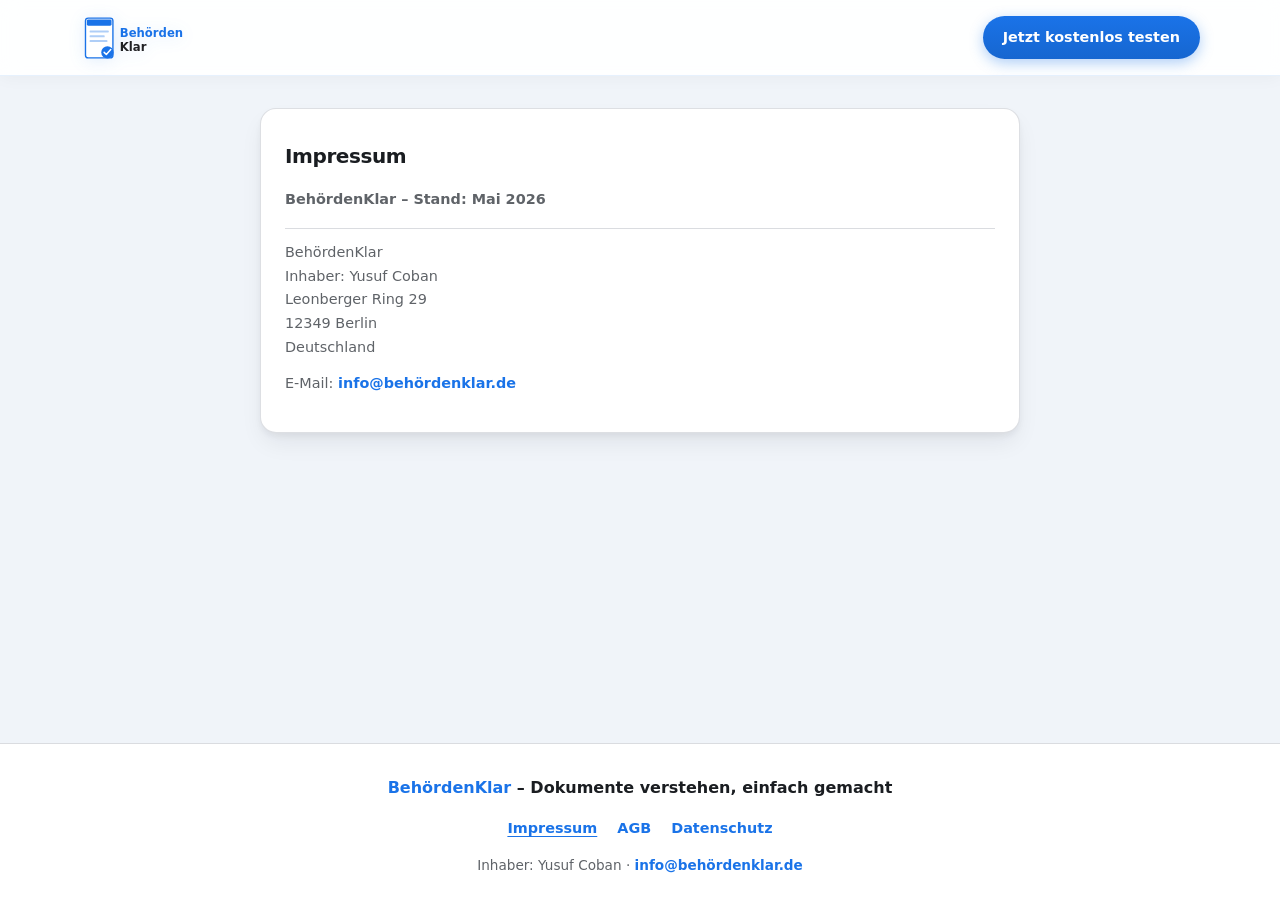
<file: impressum.html>
<!DOCTYPE html>
<html lang="de">
<head>
  <meta charset="UTF-8" />
  <meta name="viewport" content="width=device-width, initial-scale=1" />
  <title>Impressum – BehördenKlar</title>
  <meta name="description" content="Impressum und Anbieterkennzeichnung von BehördenKlar." />
  <style>
    :root {
      --primary: #1a73e8;
      --primary-hover: #1557b0;
      --primary-soft: rgba(26, 115, 232, 0.12);
      --bg: #f0f4f9;
      --surface: #ffffff;
      --text: #1a1d21;
      --muted: #5f6368;
      --border: #dadce0;
      --radius: 16px;
      --shadow: 0 4px 6px -1px rgba(26, 29, 33, 0.06), 0 12px 24px -4px rgba(26, 29, 33, 0.08);
    }

    * { box-sizing: border-box; }

    body {
      margin: 0;
      font-family: system-ui, -apple-system, "Segoe UI", Roboto, "Helvetica Neue", Arial, sans-serif;
      background: var(--bg);
      color: var(--text);
      line-height: 1.55;
      min-height: 100vh;
      display: flex;
      flex-direction: column;
    }

    .container {
      width: 100%;
      max-width: 1120px;
      margin: 0 auto;
      padding: 0 1.25rem;
    }

    .site-nav {
      position: sticky;
      top: 0;
      z-index: 50;
      background: rgba(255, 255, 255, 0.92);
      backdrop-filter: blur(10px);
      border-bottom: 1px solid rgba(26, 115, 232, 0.1);
      box-shadow: 0 2px 16px rgba(26, 29, 33, 0.04);
    }

    .site-nav-inner {
      display: flex;
      align-items: center;
      justify-content: space-between;
      gap: 1rem;
      padding: 0.85rem 0;
      min-height: 4rem;
    }

    .brand {
      display: inline-flex;
      align-items: center;
      text-decoration: none;
      color: inherit;
      line-height: 0;
      filter: drop-shadow(0 2px 8px rgba(26, 115, 232, 0.12));
    }

    .brand svg {
      display: block;
      height: 48px;
      width: auto;
    }

    .brand:focus-visible {
      outline: 2px solid var(--primary);
      outline-offset: 4px;
      border-radius: 8px;
    }

    .btn-cta {
      display: inline-flex;
      align-items: center;
      justify-content: center;
      padding: 0.65rem 1.25rem;
      font: inherit;
      font-size: 0.9rem;
      font-weight: 600;
      color: #fff;
      background: linear-gradient(180deg, var(--primary) 0%, #1666d0 100%);
      border: none;
      border-radius: 999px;
      text-decoration: none;
      cursor: pointer;
      box-shadow: 0 4px 14px rgba(26, 115, 232, 0.35);
      transition: transform 0.15s, box-shadow 0.15s, background 0.15s;
      white-space: nowrap;
    }

    .btn-cta:hover {
      background: linear-gradient(180deg, #2b7ef0 0%, var(--primary) 100%);
      box-shadow: 0 6px 20px rgba(26, 115, 232, 0.4);
      transform: translateY(-1px);
    }

    .btn-cta:focus-visible {
      outline: 2px solid var(--primary);
      outline-offset: 3px;
    }

    .legal-main {
      flex: 1;
      padding: 2rem 0 2.5rem;
    }

    .legal-inner {
      background: var(--surface);
      border-radius: var(--radius);
      border: 1px solid rgba(218, 220, 224, 0.9);
      box-shadow: var(--shadow);
      padding: 2rem 1.5rem 2.25rem;
      max-width: 760px;
      margin: 0 auto;
    }

    .legal-inner h2 {
      font-size: 1.25rem;
      margin: 0 0 1rem;
      color: var(--text);
      font-weight: 700;
      letter-spacing: -0.02em;
    }

    .legal-stand {
      font-size: 0.88rem;
      color: var(--muted);
      font-weight: 600;
      margin: 0 0 1.1rem;
      padding-bottom: 1rem;
      border-bottom: 1px solid var(--border);
    }

    .legal-inner p,
    .legal-inner address {
      margin: 0 0 0.75rem;
      font-size: 0.9rem;
      color: var(--muted);
      font-style: normal;
      line-height: 1.65;
    }

    .legal-inner p:last-child {
      margin-bottom: 0;
    }

    .legal-inner a {
      color: var(--primary);
      font-weight: 600;
      text-decoration: none;
    }

    .legal-inner a:hover {
      text-decoration: underline;
    }

    .site-footer {
      margin-top: auto;
      background: var(--surface);
      border-top: 1px solid var(--border);
      padding: 2rem 1.25rem 1.5rem;
    }

    .site-footer-tagline {
      text-align: center;
      font-size: 1rem;
      font-weight: 600;
      color: var(--text);
      margin: 0 0 1rem;
    }

    .site-footer-tagline span {
      color: var(--primary);
    }

    .footer-links {
      display: flex;
      flex-wrap: wrap;
      align-items: center;
      justify-content: center;
      gap: 0.5rem 1.25rem;
      margin-bottom: 1rem;
    }

    .footer-links a {
      color: var(--primary);
      font-weight: 600;
      font-size: 0.9rem;
      text-decoration: none;
    }

    .footer-links a:hover {
      text-decoration: underline;
    }

    .footer-links a[aria-current="page"] {
      font-weight: 800;
      text-decoration: underline;
      text-underline-offset: 3px;
    }

    .footer-owner {
      text-align: center;
      font-size: 0.85rem;
      color: var(--muted);
      margin: 0;
    }

    .footer-owner a {
      color: var(--primary);
      font-weight: 600;
      text-decoration: none;
    }

    .footer-owner a:hover {
      text-decoration: underline;
    }

    @media (max-width: 520px) {
      .site-nav-inner {
        flex-wrap: wrap;
        justify-content: center;
        padding: 0.65rem 0;
      }

      .brand svg {
        height: 40px;
      }
    }
  </style>
</head>
<body data-site-shell="legal" data-legal-page="impressum">
  <header class="site-nav">
    <div class="container site-nav-inner">
      <a class="brand" href="landingpage.html" aria-label="BehördenKlar – Zur Startseite">
        <svg xmlns="http://www.w3.org/2000/svg" viewBox="0 0 200 70" width="200" height="70" aria-hidden="true" focusable="false">
          <defs>
            <style>
              .logo-word-behorden { fill: #1a73e8; font-family: system-ui, -apple-system, "Segoe UI", Roboto, sans-serif; font-size: 17px; font-weight: 700; }
              .logo-word-klar { fill: #202124; font-family: system-ui, -apple-system, "Segoe UI", Roboto, sans-serif; font-size: 17px; font-weight: 700; }
            </style>
          </defs>
          <g>
            <rect x="8" y="6" width="40" height="58" rx="4" ry="4" fill="#ffffff" stroke="#1a73e8" stroke-width="2"/>
            <rect x="10" y="8" width="36" height="9" rx="2" fill="#1a73e8"/>
            <rect x="14" y="24" width="28" height="3" rx="1" fill="#1a73e8" opacity="0.35"/>
            <rect x="14" y="31" width="22" height="3" rx="1" fill="#1a73e8" opacity="0.35"/>
            <rect x="14" y="38" width="26" height="3" rx="1" fill="#1a73e8" opacity="0.35"/>
            <circle cx="40" cy="56" r="9" fill="#1a73e8"/>
            <path d="M 35.2 56 L 38.4 59.1 L 44.8 51.8" fill="none" stroke="#ffffff" stroke-width="2.2" stroke-linecap="round" stroke-linejoin="round"/>
          </g>
          <text x="58" y="34" class="logo-word-behorden">Behörden</text>
          <text x="58" y="54" class="logo-word-klar">Klar</text>
        </svg>
      </a>
      <a class="btn-cta" id="legalNavCta" href="index.html">Jetzt kostenlos testen</a>
    </div>
  </header>

  <main class="legal-main" id="main">
    <div class="container">
      <article class="legal-inner">
        <h2 id="legalMainHeading">Impressum</h2>
        <p class="legal-stand"><span>BehördenKlar</span> – <span id="legalAsOf">Stand: Mai 2026</span></p>
        <address>
          BehördenKlar<br />
          Inhaber: Yusuf Coban<br />
          Leonberger Ring 29<br />
          12349 Berlin<br />
          Deutschland
        </address>
        <p>
          E-Mail: <a href="mailto:info@behördenklar.de">info@behördenklar.de</a>
        </p>
      </article>
    </div>
  </main>

  <footer class="site-footer">
    <p class="site-footer-tagline" id="legalFooterTagline"><span>BehördenKlar</span> – Dokumente verstehen, einfach gemacht</p>
    <nav class="footer-links" aria-label="Rechtliches">
      <a id="legalNavImpressum" href="impressum.html" aria-current="page">Impressum</a>
      <a id="legalNavAgb" href="agb.html">AGB</a>
      <a id="legalNavDatenschutz" href="datenschutz.html">Datenschutz</a>
    </nav>
    <p class="footer-owner"><span id="legalFooterOwnerLabel">Inhaber: Yusuf Coban</span> · <a href="mailto:info@behördenklar.de">info@behördenklar.de</a></p>
  </footer>
  <script>

(function () {
  "use strict";
  var uiTranslations = {"Deutsch":{"uiLangLabel":"🌐 Sprache der Seite wählen:","targetLangLabel":"Zielsprache für die Übersetzung des Dokuments:","modeFile":"Foto oder PDF","modeText":"Text eingeben","uploadLabel":"Datei hochladen","dropTitle":"Datei hierher ziehen","dropHint":"oder klicken und eine oder mehrere JPG-, PNG- oder PDF-Dateien wählen (max. 5)","dropTitleMobile":"Foto oder PDF auswählen","dropHintMobile":"Kamera oder Galerie öffnen","takePhoto":"📷 Kamera öffnen","pickFilesMobile":"🖼️ Foto oder PDF auswählen","uploadHint":"Bis zu 5 Dateien gleichzeitig, je max. ca. 32 MB. Passwortgeschützte PDFs werden nicht unterstützt.","textInputLabel":"Behördenbrief (Deutsch)","textPlaceholder":"Brief hier einfügen oder abtippen…","analyzeText":"Brief analysieren","apiHeading":"API-Schlüssel","apiKeyLabel":"Anthropic API Key","apiHint":"Der Schlüssel wird nur in Ihrem Browser verwendet und nicht gespeichert.","resultsHeading":"Ergebnis","toggleShow":"Anzeigen","toggleHide":"Verbergen","removeFile":"Datei entfernen","filesSelectedMany":"{n} Dateien ausgewählt","welcomeTitle":"Willkommen bei BehördenKlar","welcomeText":"Fügen Sie Ihren Behördenbrief ein oder laden Sie ein Foto oder PDF hoch – wir helfen beim Verstehen, Übersetzen und den nächsten Schritten.","footerTagline":"<span>BehördenKlar</span> – Dokumente verstehen, einfach gemacht","footerDisclaimer":"Keine Rechtsberatung. Bei Fristen und rechtlichen Folgen prüfen Sie die Angaben oder wenden Sie sich an eine Beratungsstelle oder an eine Rechtsanwältin bzw. einen Rechtsanwalt.","lpBrandAria":"BehördenKlar – Startseite","lpUiLangTrigger":"🌐 Sprache wählen","lpNavCta":"Jetzt kostenlos testen","lpHeroTitle":"Behördenbriefe verstehen – in deiner Sprache","lpHeroLead":"Lade deinen Bescheid hoch oder füge den Text ein – BehördenKlar übersetzt, erklärt verständlich und zeigt dir, was du als Nächstes tun kannst. Ohne Juristendeutsch, dafür klar und strukturiert.","lpFlagsCaption":"Viele Sprachen – eine klare Antwort","lpStepsHeading":"So funktioniert es","lpStepsIntro":"In vier einfachen Schritten vom Behördenbrief zur Orientierung – direkt im Browser.","lpStep1Num":"Schritt 1","lpStep1Title":"Hochladen","lpStep1Body":"Text einfügen oder Foto/PDF hochladen – schnell und ohne komplizierte Software.","lpStep2Num":"Schritt 2","lpStep2Title":"Übersetzen","lpStep2Body":"Wähle deine Sprache – der Inhalt wird verständlich und vollständig wiedergegeben.","lpStep3Num":"Schritt 3","lpStep3Title":"Verstehen","lpStep3Body":"Kurze Erklärung, was der Brief für dich bedeutet – ohne Fachchinesisch.","lpStep4Num":"Schritt 4","lpStep4Title":"Handeln","lpStep4Body":"Konkrete nächste Schritte und bei Bedarf eine Vorlage für deine Antwort an die Behörde.","lpFeaturesHeading":"Das können wir","lpFeaturesIntro":"Alles, was du brauchst, um Bescheide und Schreiben einzuordnen – auf einen Blick.","lpFeat1Title":"Übersetzung","lpFeat1Body":"Der Behördentext in der Sprache, die du am besten verstehst – inklusive wichtiger Begriffe und Fristen.","lpFeat2Title":"Erklärung","lpFeat2Body":"Was steht im Brief, was ist die Kernaussage – in einfachen Worten zusammengefasst.","lpFeat3Title":"Schritte","lpFeat3Body":"Nummerierte To-dos: Was ist zu erledigen, bis wann, und worauf du achten solltest.","lpFeat4Title":"Briefkopf-Vorlage","lpFeat4Body":"Wenn eine Antwort nötig ist: strukturierter Entwurf mit Platzhaltern für deine Daten und das Aktenzeichen.","lpContactHeading":"Hast du Fragen oder brauchst du Hilfe?","lpContactText":"Wir sind für dich da – schreib uns einfach eine E-Mail.","lpContactBtn":"✉️ Kontakt aufnehmen","lpNavImpressum":"Impressum","lpNavAgb":"AGB","lpNavDatenschutz":"Datenschutz","lpFooterOwnerLabel":"Inhaber: Yusuf Coban","lpLegalImprintHeading":"Impressum","lpLegalAgbHeading":"Allgemeine Geschäftsbedingungen (AGB)","lpLegalPrivacyHeading":"Datenschutzerklärung","lpLegalAsOf":"Stand: Mai 2026","lpFooterTagline":"<span>BehördenKlar</span> – Dokumente verstehen, einfach gemacht"},"Englisch":{"uiLangLabel":"🌐 Choose page language:","targetLangLabel":"Target language for document translation:","modeFile":"Photo or PDF","modeText":"Enter text","uploadLabel":"Upload document","dropTitle":"Drop file here","dropHint":"or click and choose one or more JPG, PNG or PDF files (max. 5)","dropTitleMobile":"Select photo or PDF","dropHintMobile":"Open camera or gallery","takePhoto":"📷 Open camera","pickFilesMobile":"🖼️ Select photo or PDF","uploadHint":"Up to 5 files at once, max. about 32 MB each. Password-protected PDFs are not supported.","textInputLabel":"Official letter (German)","textPlaceholder":"Paste or type the letter here…","analyzeText":"Analyze letter","apiHeading":"API key","apiKeyLabel":"Anthropic API Key","apiHint":"The key is only used in your browser and is not stored.","resultsHeading":"Result","toggleShow":"Show","toggleHide":"Hide","removeFile":"Remove file","filesSelectedMany":"{n} files selected","welcomeTitle":"Welcome to BehördenKlar","welcomeText":"Paste your official letter or upload a photo or PDF – we help you understand, translate, and with the next steps.","footerTagline":"<span>BehördenKlar</span> – Understanding documents, made simple","footerDisclaimer":"This is not legal advice. For deadlines and legal consequences, verify the information or contact an advice centre or a lawyer.","lpBrandAria":"BehördenKlar – Home","lpUiLangTrigger":"🌐 Choose language","lpNavCta":"Try it free now","lpHeroTitle":"Understand official letters – in your language","lpHeroLead":"Upload your notice or paste the text – BehördenKlar translates, explains in plain language, and shows you what to do next. No legalese – clear and structured.","lpFlagsCaption":"Many languages – one clear answer","lpStepsHeading":"How it works","lpStepsIntro":"In four simple steps from an official letter to orientation – right in your browser.","lpStep1Num":"Step 1","lpStep1Title":"Upload","lpStep1Body":"Paste text or upload a photo/PDF – fast and without complicated software.","lpStep2Num":"Step 2","lpStep2Title":"Translate","lpStep2Body":"Choose your language – the content is rendered clearly and completely.","lpStep3Num":"Step 3","lpStep3Title":"Understand","lpStep3Body":"A short explanation of what the letter means for you – without jargon.","lpStep4Num":"Step 4","lpStep4Title":"Take action","lpStep4Body":"Concrete next steps and, if needed, a template for your reply to the authority.","lpFeaturesHeading":"What we can do","lpFeaturesIntro":"Everything you need to make sense of decisions and letters – at a glance.","lpFeat1Title":"Translation","lpFeat1Body":"The authority’s text in the language you understand best – including key terms and deadlines.","lpFeat2Title":"Explanation","lpFeat2Body":"What the letter says and the core message – summarised in simple words.","lpFeat3Title":"Steps","lpFeat3Body":"Numbered to-dos: what to do, by when, and what to watch out for.","lpFeat4Title":"Letterhead template","lpFeat4Body":"If you need to reply: a structured draft with placeholders for your details and the file reference.","lpContactHeading":"Questions or need help?","lpContactText":"We’re here for you – just send us an email.","lpContactBtn":"✉️ Get in touch","lpNavImpressum":"Legal notice","lpNavAgb":"Terms","lpNavDatenschutz":"Privacy","lpFooterOwnerLabel":"Owner: Yusuf Coban","lpLegalImprintHeading":"Imprint","lpLegalAgbHeading":"General Terms and Conditions (GTC)","lpLegalPrivacyHeading":"Privacy policy","lpLegalAsOf":"As of: May 2026"},"Türkisch":{"uiLangLabel":"🌐 Sayfa dilini seçin:","targetLangLabel":"Belge çevirisi için hedef dil:","modeFile":"Fotoğraf veya PDF","modeText":"Metin girin","uploadLabel":"Belge yükle","dropTitle":"Dosyayı buraya bırakın","dropHint":"veya tıklayıp görsel ya da PDF seçin","takePhoto":"Fotoğraf çek","uploadHint":"Maks. yaklaşık 32 MB. Şifreli PDF desteklenmez.","textInputLabel":"Resmi mektup (Almanca)","textPlaceholder":"Mektubu buraya yapıştırın veya yazın…","analyzeText":"Mektubu analiz et","apiHeading":"API anahtarı","apiKeyLabel":"Anthropic API Key","apiHint":"Anahtar yalnızca tarayıcınızda kullanılır ve kaydedilmez.","resultsHeading":"Sonuç","welcomeTitle":"BehördenKlar'a hoş geldiniz","welcomeText":"Resmi mektubunuzu yapıştırın veya bir fotoğraf ya da PDF yükleyin – anlamanıza, çeviriye ve sonraki adımlarda yardımcı oluyoruz.","footerTagline":"<span>BehördenKlar</span> – Belgeleri anlamak, artık kolay","footerDisclaimer":"Hukuki danışmanlık değildir. Süreler ve hukuki sonuçlar için bilgileri kontrol edin veya bir danışma merkezine ya da avukata başvurun.","lpBrandAria":"BehördenKlar – Ana sayfa","lpUiLangTrigger":"🌐 Dil seçin","lpNavCta":"Ücretsiz dene","lpHeroTitle":"Resmi yazıları anlayın – kendi dilinizde","lpHeroLead":"Kararınızı yükleyin veya metni yapıştırın – BehördenKlar çevirir, sade bir dille açıklar ve sıradaki adımları gösterir. Hukuk jargonu yok; net ve düzenli.","lpFlagsCaption":"Birçok dil – tek net yanıt","lpStepsHeading":"Nasıl çalışır","lpStepsIntro":"Resmi yazıdan yönelime dört basit adımda – doğrudan tarayıcıda.","lpStep1Num":"Adım 1","lpStep1Title":"Yükle","lpStep1Body":"Metin yapıştırın veya fotoğraf/PDF yükleyin – hızlı ve karmaşık yazılım olmadan.","lpStep2Num":"Adım 2","lpStep2Title":"Çevir","lpStep2Body":"Dilinizi seçin – içerik anlaşılır ve eksiksiz sunulur.","lpStep3Num":"Adım 3","lpStep3Title":"Anla","lpStep3Body":"Mektubun sizin için ne anlama geldiğine dair kısa açıklama – jargon yok.","lpStep4Num":"Adım 4","lpStep4Title":"Harekete geç","lpStep4Body":"Somut sonraki adımlar ve gerekirse kuruma yanıtınız için şablon.","lpFeaturesHeading":"Neler yapıyoruz","lpFeaturesIntro":"Karar ve yazıları anlamak için ihtiyacınız olan her şey – bir bakışta.","lpFeat1Title":"Çeviri","lpFeat1Body":"Kurum metni en iyi anladığınız dilde – önemli terimler ve süreler dahil.","lpFeat2Title":"Açıklama","lpFeat2Body":"Mektupta ne var, öz mesaj ne – sade kelimelerle özet.","lpFeat3Title":"Adımlar","lpFeat3Body":"Numaralı yapılacaklar: ne, ne zamana kadar, nelere dikkat.","lpFeat4Title":"Antet şablonu","lpFeat4Body":"Yanıt gerekiyorsa: verileriniz ve dosya numarası için yer tutuculu taslak.","lpContactHeading":"Sorularınız mı var veya yardıma mı ihtiyacınız var?","lpContactText":"Buradayız – bize e-posta gönderin.","lpContactBtn":"✉️ İletişime geç","lpNavImpressum":"Künye","lpNavAgb":"Şartlar","lpNavDatenschutz":"Gizlilik","lpFooterOwnerLabel":"İşleten: Yusuf Coban","lpLegalImprintHeading":"Künye","lpLegalAgbHeading":"Genel Kullanım Koşulları (GKK)","lpLegalPrivacyHeading":"Gizlilik bildirimi","lpLegalAsOf":"Mayıs 2026 itibarıyla","lpFooterTagline":"<span>BehördenKlar</span> – Belgeleri anlamak, artık kolay"},"Arabisch":{"uiLangLabel":"🌐 اختر لغة الصفحة:","targetLangLabel":"لغة ترجمة المستند:","modeFile":"صورة أو PDF","modeText":"إدخال نص","uploadLabel":"رفع المستند","dropTitle":"اسحب الملف هنا","dropHint":"أو انقر واختر صورة أو PDF","takePhoto":"التقاط صورة","uploadHint":"الحد الأقصى حوالي 32 ميغابايت. ملفات PDF المحمية غير مدعومة.","textInputLabel":"الخطاب الرسمي (بالألمانية)","textPlaceholder":"ألصق الرسالة أو اكتبها هنا…","analyzeText":"تحليل الخطاب","apiHeading":"مفتاح API","apiKeyLabel":"Anthropic API Key","apiHint":"يُستخدم المفتاح في متصفحك فقط ولا يتم حفظه.","resultsHeading":"النتيجة","welcomeTitle":"مرحبًا بكم في BehördenKlar","welcomeText":"ألصق خطابك الرسمي أو ارفع صورة أو ملف PDF – نساعدك على الفهم والترجمة والخطوات التالية.","footerTagline":"<span>BehördenKlar</span> – فهم المستندات ببساطة","footerDisclaimer":"ليس استشارة قانونية. بالنسبة للمواعيد النهائية والعواقب القانونية، تحقق من المعلومات أو تواصل مع مركز استشارات أو محامٍ.","lpBrandAria":"BehördenKlar – الصفحة الرئيسية","lpUiLangTrigger":"🌐 اختر اللغة","lpNavCta":"جرّب مجانًا","lpHeroTitle":"افهم الخطابات الرسمية – بلغتك","lpHeroLead":"ارفع قرارك أو الصق النص – يترجم BehördenKlar ويوضح بلغة بسيطة ويعرض ما يجب فعله لاحقًا. دون لغة قانونية معقدة؛ بوضوح وتنظيم.","lpFlagsCaption":"لغات عديدة – إجابة واحدة واضحة","lpStepsHeading":"كيف يعمل","lpStepsIntro":"في أربع خطوات بسيطة من الخطاب الرسمي إلى التوجه – مباشرة في المتصفح.","lpStep1Num":"الخطوة 1","lpStep1Title":"رفع","lpStep1Body":"الصق النص أو ارفع صورة/PDF – بسرعة وبدون برامج معقدة.","lpStep2Num":"الخطوة 2","lpStep2Title":"ترجمة","lpStep2Body":"اختر لغتك – يُعرض المحتوى بوضوح وكاملًا.","lpStep3Num":"الخطوة 3","lpStep3Title":"فهم","lpStep3Body":"شرح موجز لما يعنيه الخطاب لك – دون مصطلحات صعبة.","lpStep4Num":"الخطوة 4","lpStep4Title":"التصرف","lpStep4Body":"خطوات تالية ملموسة وعند الحاجة قالب للرد على الجهة.","lpFeaturesHeading":"ماذا نستطيع أن نفعل","lpFeaturesIntro":"كل ما تحتاجه لفهم القرارات والرسائل – في لمحة.","lpFeat1Title":"ترجمة","lpFeat1Body":"نص الجهة باللغة التي تفهمها أفضل – بما في ذلك المصطلحات والمواعيد المهمة.","lpFeat2Title":"شرح","lpFeat2Body":"ماذا يقول الخطاب وما الجوهر – بكلمات بسيطة.","lpFeat3Title":"خطوات","lpFeat3Body":"مهام مرقمة: ماذا تفعل، متى، وما الذي يجب الانتباه إليه.","lpFeat4Title":"قالب ترويسة","lpFeat4Body":"إذا احتجت للرد: مسودة منظمة مع عناصر نائبة لبياناتك ورقم الملف.","lpContactHeading":"هل لديك أسئلة أو تحتاج مساعدة؟","lpContactText":"نحن هنا من أجلك – راسلنا عبر البريد الإلكتروني.","lpContactBtn":"✉️ تواصل معنا","lpNavImpressum":"بيانات النشر","lpNavAgb":"الشروط","lpNavDatenschutz":"الخصوصية","lpFooterOwnerLabel":"المُدير: Yusuf Coban","lpLegalImprintHeading":"بيانات النشر","lpLegalAgbHeading":"الشروط العامة للاستخدام","lpLegalPrivacyHeading":"سياسة الخصوصية","lpLegalAsOf":"اعتبارًا من مايو 2026","lpFooterTagline":"<span>BehördenKlar</span> – فهم المستندات ببساطة"},"Russisch":{"uiLangLabel":"🌐 Выберите язык страницы:","targetLangLabel":"Язык перевода документа:","modeFile":"Фото или PDF","modeText":"Ввести текст","uploadLabel":"Загрузить документ","dropTitle":"Перетащите файл сюда","dropHint":"или нажмите и выберите изображение или PDF","takePhoto":"Сделать фото","uploadHint":"Макс. около 32 МБ. Защищенные PDF не поддерживаются.","textInputLabel":"Официальное письмо (нем.)","textPlaceholder":"Вставьте или введите письмо здесь…","analyzeText":"Анализировать письмо","apiHeading":"API-ключ","apiKeyLabel":"Anthropic API Key","apiHint":"Ключ используется только в браузере и не сохраняется.","resultsHeading":"Результат","welcomeTitle":"Добро пожаловать в BehördenKlar","welcomeText":"Вставьте официальное письмо или загрузите фото или PDF — мы помогаем разобраться, перевести и с следующими шагами.","footerTagline":"<span>BehördenKlar</span> – Понимать документы проще","footerDisclaimer":"Это не юридическая консультация. По срокам и правовым последствиям проверьте данные или обратитесь в консультационный центр или к адвокату.","lpBrandAria":"BehördenKlar – Главная","lpUiLangTrigger":"🌐 Выберите язык","lpNavCta":"Попробовать бесплатно","lpHeroTitle":"Понимайте официальные письма – на вашем языке","lpHeroLead":"Загрузите решение или вставьте текст – BehördenKlar переводит, объясняет простым языком и показывает, что делать дальше. Без канцелярита – ясно и структурированно.","lpFlagsCaption":"Много языков – один понятный ответ","lpStepsHeading":"Как это работает","lpStepsIntro":"В четыре простых шага от официального письма к ориентации – прямо в браузере.","lpStep1Num":"Шаг 1","lpStep1Title":"Загрузка","lpStep1Body":"Вставьте текст или загрузите фото/PDF – быстро и без сложных программ.","lpStep2Num":"Шаг 2","lpStep2Title":"Перевод","lpStep2Body":"Выберите язык – содержание передаётся понятно и полностью.","lpStep3Num":"Шаг 3","lpStep3Title":"Понимание","lpStep3Body":"Кратко, что письмо значит для вас – без жаргона.","lpStep4Num":"Шаг 4","lpStep4Title":"Действия","lpStep4Body":"Конкретные следующие шаги и при необходимости шаблон ответа ведомству.","lpFeaturesHeading":"Что мы умеем","lpFeaturesIntro":"Всё, чтобы разобраться в решениях и письмах – с первого взгляда.","lpFeat1Title":"Перевод","lpFeat1Body":"Текст ведомства на языке, который вы лучше всего понимаете – с важными терминами и сроками.","lpFeat2Title":"Объяснение","lpFeat2Body":"Что в письме и главная мысль – простыми словами.","lpFeat3Title":"Шаги","lpFeat3Body":"Нумерованные задачи: что сделать, до какого срока, на что обратить внимание.","lpFeat4Title":"Шаблон шапки письма","lpFeat4Body":"Если нужен ответ: структурированный черновик с полями для ваших данных и номера дела.","lpContactHeading":"Вопросы или нужна помощь?","lpContactText":"Мы рядом – напишите нам на электронную почту.","lpContactBtn":"✉️ Связаться","lpNavImpressum":"Выходные данные","lpNavAgb":"Условия","lpNavDatenschutz":"Конфиденциальность","lpFooterOwnerLabel":"Владелец: Yusuf Coban","lpLegalImprintHeading":"Выходные данные","lpLegalAgbHeading":"Общие условия использования","lpLegalPrivacyHeading":"Политика конфиденциальности","lpLegalAsOf":"По состоянию на май 2026 г.","lpFooterTagline":"<span>BehördenKlar</span> – Понимать документы проще"},"Ukrainisch":{"uiLangLabel":"🌐 Виберіть мову сторінки:","targetLangLabel":"Цільова мова перекладу документа:","modeFile":"Фото або PDF","modeText":"Ввести текст","uploadLabel":"Завантажити документ","dropTitle":"Перетягніть файл сюди","dropHint":"або натисніть і виберіть зображення чи PDF","takePhoto":"Зробити фото","uploadHint":"Макс. близько 32 МБ. Захищені PDF не підтримуються.","textInputLabel":"Офіційний лист (німецькою)","textPlaceholder":"Вставте або введіть лист тут…","analyzeText":"Аналізувати лист","apiHeading":"API-ключ","apiKeyLabel":"Anthropic API Key","apiHint":"Ключ використовується лише у браузері та не зберігається.","resultsHeading":"Результат","welcomeTitle":"Ласкаво просимо до BehördenKlar","welcomeText":"Вставте офіційний лист або завантажте фото чи PDF — ми допомагаємо зрозуміти, перекласти та з наступними кроками.","footerTagline":"<span>BehördenKlar</span> – Розуміти документи просто","footerDisclaimer":"Це не юридична консультація. Щодо строків і правових наслідків перевірте дані або зверніться до консультаційного центру чи адвоката.","lpBrandAria":"BehördenKlar – Головна","lpUiLangTrigger":"🌐 Оберіть мову","lpNavCta":"Спробувати безкоштовно","lpHeroTitle":"Розумійте офіційні листи – своєю мовою","lpHeroLead":"Завантажте рішення або вставте текст – BehördenKlar перекладає, пояснює простою мовою та показує, що робити далі. Без канцеляризмів – чітко й структуровано.","lpFlagsCaption":"Багато мов – одна зрозуміла відповідь","lpStepsHeading":"Як це працює","lpStepsIntro":"Чотири прості кроки від офіційного листа до орієнтації – прямо в браузері.","lpStep1Num":"Крок 1","lpStep1Title":"Завантаження","lpStep1Body":"Вставте текст або завантажте фото/PDF – швидко й без складних програм.","lpStep2Num":"Крок 2","lpStep2Title":"Переклад","lpStep2Body":"Оберіть мову – зміст подано зрозуміло й повністю.","lpStep3Num":"Крок 3","lpStep3Title":"Розуміння","lpStep3Body":"Коротко, що лист означає для вас – без жаргону.","lpStep4Num":"Крок 4","lpStep4Title":"Дії","lpStep4Body":"Конкретні наступні кроки та за потреби шаблон відповіді органу.","lpFeaturesHeading":"Що ми вміємо","lpFeaturesIntro":"Усе, щоб зорієнтуватися в рішеннях і листах – з першого погляду.","lpFeat1Title":"Переклад","lpFeat1Body":"Текст органу мовою, якою ви найкраще розумієте – з ключовими термінами та строками.","lpFeat2Title":"Пояснення","lpFeat2Body":"Що в листі та головна думка – простими словами.","lpFeat3Title":"Кроки","lpFeat3Body":"Нумеровані завдання: що зробити, до якого терміну, на що звернути увагу.","lpFeat4Title":"Шаблон шапки листа","lpFeat4Body":"Якщо потрібна відповідь: структурований чернетка з полями для ваших даних і номера справи.","lpContactHeading":"Питання чи потрібна допомога?","lpContactText":"Ми поруч – напишіть нам на електронну пошту.","lpContactBtn":"✉️ Зв'язатися","lpNavImpressum":"Відомості про видавця","lpNavAgb":"Умови","lpNavDatenschutz":"Конфіденційність","lpFooterOwnerLabel":"Власник: Yusuf Coban","lpLegalImprintHeading":"Відомості про видавця","lpLegalAgbHeading":"Загальні умови користування","lpLegalPrivacyHeading":"Політика конфіденційності","lpLegalAsOf":"Станом на травень 2026 р."},"Rumänisch":{"uiLangLabel":"🌐 Alege limba paginii:","targetLangLabel":"Limba țintă pentru traducerea documentului:","modeFile":"Foto sau PDF","modeText":"Introdu text","uploadLabel":"Încarcă document","dropTitle":"Trage fișierul aici","dropHint":"sau apasă și alege imagine ori PDF","takePhoto":"Fă o fotografie","uploadHint":"Max. aprox. 32 MB. PDF-urile protejate nu sunt acceptate.","textInputLabel":"Scrisoare oficială (germană)","textPlaceholder":"Lipește sau scrie scrisoarea aici…","analyzeText":"Analizează scrisoarea","apiHeading":"Cheie API","apiKeyLabel":"Anthropic API Key","apiHint":"Cheia este folosită doar în browser și nu este salvată.","resultsHeading":"Rezultat","welcomeTitle":"Bun venit la BehördenKlar","welcomeText":"Lipiți scrisoarea oficială sau încărcați o fotografie sau un PDF – vă ajutăm să înțelegeți, să traduceți și cu pașii următori.","footerTagline":"<span>BehördenKlar</span> – Înțelegerea documentelor, simplificată","footerDisclaimer":"Nu reprezintă consultanță juridică. Pentru termene și consecințe juridice, verificați informațiile sau adresați-vă unui centru de consultanță sau unui avocat.","lpBrandAria":"BehördenKlar – Acasă","lpUiLangTrigger":"🌐 Alege limba","lpNavCta":"Încearcă gratuit","lpHeroTitle":"Înțelege scrisorile oficiale – în limba ta","lpHeroLead":"Încarcă decizia sau lipește textul – BehördenKlar traduce, explică pe înțeles și arată ce urmează. Fără jargon juridic – clar și structurat.","lpFlagsCaption":"Multe limbi – un răspuns clar","lpStepsHeading":"Cum funcționează","lpStepsIntro":"În patru pași simpli de la scrisoarea oficială la orientare – direct în browser.","lpStep1Num":"Pasul 1","lpStep1Title":"Încărcare","lpStep1Body":"Lipește textul sau încarcă foto/PDF – rapid, fără programe complicate.","lpStep2Num":"Pasul 2","lpStep2Title":"Traducere","lpStep2Body":"Alege limba – conținutul este redat clar și complet.","lpStep3Num":"Pasul 3","lpStep3Title":"Înțelegere","lpStep3Body":"O scurtă explicație a ce înseamnă scrisoarea pentru tine – fără jargon.","lpStep4Num":"Pasul 4","lpStep4Title":"Acțiune","lpStep4Body":"Pași concreti următori și, dacă e nevoie, un șablon de răspuns către autoritate.","lpFeaturesHeading":"Ce putem face","lpFeaturesIntro":"Tot ce îți trebuie să înțelegi deciziile și scrisorile – dintr-o privire.","lpFeat1Title":"Traducere","lpFeat1Body":"Textul autorității în limba pe care o înțelegi cel mai bine – cu termeni și termene importante.","lpFeat2Title":"Explicație","lpFeat2Body":"Ce spune scrisoarea și mesajul principal – în cuvinte simple.","lpFeat3Title":"Pași","lpFeat3Body":"De făcut numerotate: ce, până când și la ce să fii atent.","lpFeat4Title":"Șablon antet","lpFeat4Body":"Dacă trebuie să răspunzi: ciornă structurată cu locuri pentru datele tale și referința dosarului.","lpContactHeading":"Întrebări sau ai nevoie de ajutor?","lpContactText":"Suntem aici pentru tine – scrie-ne un e-mail.","lpContactBtn":"✉️ Contact","lpNavImpressum":"Imprint","lpNavAgb":"Termeni","lpNavDatenschutz":"Confidențialitate","lpFooterOwnerLabel":"Proprietar: Yusuf Coban","lpLegalImprintHeading":"Imprint","lpLegalAgbHeading":"Termeni și condiții generale (GTC)","lpLegalPrivacyHeading":"Politica de confidențialitate","lpLegalAsOf":"Actualizare: mai 2026"},"Polnisch":{"uiLangLabel":"🌐 Wybierz język strony:","targetLangLabel":"Język docelowy tłumaczenia dokumentu:","modeFile":"Zdjęcie lub PDF","modeText":"Wpisz tekst","uploadLabel":"Prześlij dokument","dropTitle":"Przeciągnij plik tutaj","dropHint":"lub kliknij i wybierz obraz lub PDF","takePhoto":"Zrób zdjęcie","uploadHint":"Maks. ok. 32 MB. Zabezpieczone PDF nie są obsługiwane.","textInputLabel":"Pismo urzędowe (niem.)","textPlaceholder":"Wklej lub wpisz pismo tutaj…","analyzeText":"Analizuj pismo","apiHeading":"Klucz API","apiKeyLabel":"Anthropic API Key","apiHint":"Klucz jest używany tylko w przeglądarce i nie jest zapisywany.","resultsHeading":"Wynik","welcomeTitle":"Witamy w BehördenKlar","welcomeText":"Wklej pismo urzędowe lub prześlij zdjęcie bądź PDF – pomagamy zrozumieć, przetłumaczyć i z kolejnymi krokami.","footerTagline":"<span>BehördenKlar</span> – Rozumienie dokumentów na wyciągnięcie ręki","footerDisclaimer":"To nie jest porada prawna. W sprawach terminów i skutków prawnych sprawdź informacje lub skontaktuj się z punktem porad albo adwokatem.","lpBrandAria":"BehördenKlar – Strona główna","lpUiLangTrigger":"🌐 Wybierz język","lpNavCta":"Wypróbuj za darmo","lpHeroTitle":"Rozumiej pisma urzędowe – w swoim języku","lpHeroLead":"Prześlij decyzję lub wklej tekst – BehördenKlar tłumaczy, wyjaśnia prostym językiem i pokazuje kolejne kroki. Bez prawniczego żargonu – jasno i przejrzyście.","lpFlagsCaption":"Wiele języków – jedna jasna odpowiedź","lpStepsHeading":"Jak to działa","lpStepsIntro":"W czterech prostych krokach od pisma urzędowego do orientacji – w przeglądarce.","lpStep1Num":"Krok 1","lpStep1Title":"Przesłanie","lpStep1Body":"Wklej tekst lub prześlij zdjęcie/PDF – szybko i bez skomplikowanego oprogramowania.","lpStep2Num":"Krok 2","lpStep2Title":"Tłumaczenie","lpStep2Body":"Wybierz język – treść jest podana zrozumiale i w całości.","lpStep3Num":"Krok 3","lpStep3Title":"Zrozumienie","lpStep3Body":"Krótkie wyjaśnienie, co list oznacza dla ciebie – bez żargonu.","lpStep4Num":"Krok 4","lpStep4Title":"Działanie","lpStep4Body":"Konkretne kolejne kroki oraz w razie potrzeby szablon odpowiedzi do urzędu.","lpFeaturesHeading":"Co potrafimy","lpFeaturesIntro":"Wszystko, czego potrzebujesz, by zorientować się w decyzjach i pismach – w skrócie.","lpFeat1Title":"Tłumaczenie","lpFeat1Body":"Tekst urzędu w języku, który najlepiej rozumiesz – z ważnymi pojęciami i terminami.","lpFeat2Title":"Wyjaśnienie","lpFeat2Body":"Co jest w piśmie i sedno sprawy – prostymi słowami.","lpFeat3Title":"Kroki","lpFeat3Body":"Numerowane zadania: co zrobić, do kiedy i na co uważać.","lpFeat4Title":"Szablon nagłówka listu","lpFeat4Body":"Gdy trzeba odpowiedzieć: uporządkowany szkic z polami na dane i znak sprawy.","lpContactHeading":"Pytania lub potrzebujesz pomocy?","lpContactText":"Jesteśmy dla ciebie – napisz na e-mail.","lpContactBtn":"✉️ Kontakt","lpNavImpressum":"Nota prawna","lpNavAgb":"Regulamin","lpNavDatenschutz":"Prywatność","lpFooterOwnerLabel":"Właściciel: Yusuf Coban","lpLegalImprintHeading":"Nota prawna","lpLegalAgbHeading":"Ogólne warunki korzystania (OWU)","lpLegalPrivacyHeading":"Polityka prywatności","lpLegalAsOf":"Stan na maj 2026"},"Dari":{"uiLangLabel":"🌐 زبان صفحه را انتخاب کنید:","targetLangLabel":"زبان هدف برای ترجمه سند:","modeFile":"عکس یا PDF","modeText":"متن را وارد کنید","uploadLabel":"بارگذاری سند","dropTitle":"فایل را اینجا بکشید","dropHint":"یا کلیک کنید و تصویر یا PDF را انتخاب کنید","takePhoto":"گرفتن عکس","uploadHint":"حداکثر حدود ۳۲ مگابایت. فایل PDF رمزدار پشتیبانی نمی‌شود.","textInputLabel":"نامه اداری (آلمانی)","textPlaceholder":"نامه را اینجا بچسبانید یا تایپ کنید…","analyzeText":"تحلیل نامه","apiHeading":"کلید API","apiKeyLabel":"Anthropic API Key","apiHint":"کلید فقط در مرورگر شما استفاده می‌شود و ذخیره نمی‌شود.","resultsHeading":"نتیجه","welcomeTitle":"به BehördenKlar خوش آمدید","welcomeText":"نامه رسمی را بچسبانید یا عکس یا PDF بارگذاری کنید – در فهم، ترجمه و گام‌های بعدی کمک می‌کنیم.","footerTagline":"<span>BehördenKlar</span> – فهم اسناد، ساده‌تر از همیشه","footerDisclaimer":"مشاوره حقوقی نیست. برای مهلت‌ها و پیامدهای حقوقی، اطلاعات را بررسی کنید یا با مرکز مشاوره یا وکیل تماس بگیرید.","lpBrandAria":"BehördenKlar – صفحهٔ اصلی","lpUiLangTrigger":"🌐 زبان را انتخاب کنید","lpNavCta":"رایگان امتحان کنید","lpHeroTitle":"نامه‌های رسمی را بفهمید – به زبان خودتان","lpHeroLead":"تصمیم را بارگذاری کنید یا متن را بچسبانید – BehördenKlar ترجمه می‌کند، به زبان ساده توضیح می‌دهد و گام بعدی را نشان می‌دهد. بدون اصطلاحات حقوقی سنگین – روشن و منظم.","lpFlagsCaption":"زبان‌های زیاد – یک پاسخ روشن","lpStepsHeading":"چگونه کار می‌کند","lpStepsIntro":"در چهار گام ساده از نامهٔ رسمی تا راهنمایی – مستقیماً در مرورگر.","lpStep1Num":"گام ۱","lpStep1Title":"بارگذاری","lpStep1Body":"متن را بچسبانید یا عکس/PDF بارگذاری کنید – سریع و بدون نرم‌افزار پیچیده.","lpStep2Num":"گام ۲","lpStep2Title":"ترجمه","lpStep2Body":"زبان خود را انتخاب کنید – محتوا روشن و کامل نمایش داده می‌شود.","lpStep3Num":"گام ۳","lpStep3Title":"فهمیدن","lpStep3Body":"توضیح کوتاه دربارهٔ معنای نامه برای شما – بدون اصطلاحات تخصصی.","lpStep4Num":"گام ۴","lpStep4Title":"اقدام","lpStep4Body":"گام‌های بعدی مشخص و در صورت نیاز الگوی پاسخ به اداره.","lpFeaturesHeading":"چه می‌توانیم بکنیم","lpFeaturesIntro":"همهٔ آنچه برای درک تصمیم‌ها و نامه‌ها لازم دارید – در یک نگاه.","lpFeat1Title":"ترجمه","lpFeat1Body":"متن اداره به زبانی که بهتر می‌فهمید – با اصطلاحات و مهلت‌های مهم.","lpFeat2Title":"توضیح","lpFeat2Body":"نامه چه می‌گوید و پیام اصلی چیست – با کلمات ساده.","lpFeat3Title":"گام‌ها","lpFeat3Body":"کارهای شماره‌دار: چه، تا کی و به چه نکاتی توجه کنید.","lpFeat4Title":"الگوی سربرگ","lpFeat4Body":"اگر پاسخ لازم است: پیش‌نویس ساختاریافته با جای داده‌ها و شمارهٔ پرونده.","lpContactHeading":"سوال دارید یا به کمک نیاز دارید؟","lpContactText":"در کنار شما هستیم – برایمان ایمیل بفرستید.","lpContactBtn":"✉️ تماس","lpNavImpressum":"اطلاعات ناشر","lpNavAgb":"شرایط","lpNavDatenschutz":"حریم خصوصی","lpFooterOwnerLabel":"مالک: Yusuf Coban","lpLegalImprintHeading":"اطلاعات ناشر","lpLegalAgbHeading":"شرایط عمومی استفاده (GTC)","lpLegalPrivacyHeading":"سیاست حریم خصوصی","lpLegalAsOf":"وضعیت: مهٔ ۲۰۲۶"},"Bulgarisch":{"uiLangLabel":"🌐 Изберете език на страницата:","targetLangLabel":"Целеви език за превод на документа:","modeFile":"Снимка или PDF","modeText":"Въведете текст","uploadLabel":"Качете документ","dropTitle":"Пуснете файла тук","dropHint":"или натиснете и изберете изображение или PDF","takePhoto":"Направи снимка","uploadHint":"Макс. около 32 MB. Защитени PDF не се поддържат.","textInputLabel":"Официално писмо (немски)","textPlaceholder":"Поставете или въведете писмото тук…","analyzeText":"Анализирай писмото","apiHeading":"API ключ","apiKeyLabel":"Anthropic API Key","apiHint":"Ключът се използва само в браузъра и не се съхранява.","resultsHeading":"Резултат","welcomeTitle":"Добре дошли в BehördenKlar","welcomeText":"Поставете официално писмо или качете снимка или PDF – помагаме с разбирането, превода и следващите стъпки.","footerTagline":"<span>BehördenKlar</span> – Разбиране на документи, опростено","footerDisclaimer":"Това не е правен съвет. За срокове и правни последици проверете информацията или се обърнете към консултационен център или адвокат.","lpBrandAria":"BehördenKlar – Начало","lpUiLangTrigger":"🌐 Изберете език","lpNavCta":"Безплатен тест","lpHeroTitle":"Разбирайте официални писма – на вашия език","lpHeroLead":"Качете заповедта или поставете текста – BehördenKlar превежда, обяснява разбираемо и показва следващите стъпки. Без юридически жаргон – ясно и структурирано.","lpFlagsCaption":"Много езици – един ясен отговор","lpStepsHeading":"Как работи","lpStepsIntro":"В четири прости стъпки от официално писмо до ориентация – директно в браузъра.","lpStep1Num":"Стъпка 1","lpStep1Title":"Качване","lpStep1Body":"Поставете текст или качете снимка/PDF – бързо и без сложен софтуер.","lpStep2Num":"Стъпка 2","lpStep2Title":"Превод","lpStep2Body":"Изберете език – съдържанието е ясно и пълно.","lpStep3Num":"Стъпка 3","lpStep3Title":"Разбиране","lpStep3Body":"Кратко обяснение какво писмото означава за вас – без жаргон.","lpStep4Num":"Стъпка 4","lpStep4Title":"Действие","lpStep4Body":"Конкретни следващи стъпки и при нужда шаблон за отговор до институцията.","lpFeaturesHeading":"Какво можем","lpFeaturesIntro":"Всичко, за да ориентирате решения и писма – с един поглед.","lpFeat1Title":"Превод","lpFeat1Body":"Текстът на властта на езика, който най-добре разбирате – с важни термини и срокове.","lpFeat2Title":"Обяснение","lpFeat2Body":"Какво пише в писмото и основното послание – с прости думи.","lpFeat3Title":"Стъпки","lpFeat3Body":"Номерирани задачи: какво, до кога и на какво да внимавате.","lpFeat4Title":"Шаблон за бланка","lpFeat4Body":"При нужда от отговор: структурирана чернова с полета за вашите данни и номер на преписка.","lpContactHeading":"Въпроси или нужда от помощ?","lpContactText":"Тук сме за вас – пишете ни имейл.","lpContactBtn":"✉️ Връзка","lpNavImpressum":"За издателя","lpNavAgb":"Условия","lpNavDatenschutz":"Поверителност","lpFooterOwnerLabel":"Собственик: Yusuf Coban","lpLegalImprintHeading":"За издателя","lpLegalAgbHeading":"Общи условия (GTC)","lpLegalPrivacyHeading":"Политика за поверителност","lpLegalAsOf":"Към май 2026 г."},"Georgisch":{"uiLangLabel":"🌐 აირჩიეთ გვერდის ენა:","targetLangLabel":"დოკუმენტის თარგმნის სამიზნე ენა:","modeFile":"ფოტო ან PDF","modeText":"ტექსტის შეყვანა","uploadLabel":"დოკუმენტის ატვირთვა","dropTitle":"ჩააგდეთ ფაილი აქ","dropHint":"ან დააჭირეთ და აირჩიეთ სურათი ან PDF","takePhoto":"ფოტოს გადაღება","uploadHint":"მაქს. დაახლოებით 32 მბ. პაროლით დაცული PDF არ არის მხარდაჭერილი.","textInputLabel":"ოფიციალური წერილი (გერმანული)","textPlaceholder":"ჩასვით ან აკრიფეთ წერილი აქ…","analyzeText":"წერილის ანალიზი","apiHeading":"API გასაღები","apiKeyLabel":"Anthropic API Key","apiHint":"გასაღები გამოიყენება მხოლოდ ბრაუზერში და არ ინახება.","resultsHeading":"შედეგი","welcomeTitle":"კეთილი იყოს თქვენი მობრძანება BehördenKlar-ში","welcomeText":"ჩასვით ოფიციალური წერილი ან ატვირთეთ ფოტო ან PDF – ვეხმარებით გაგებაში, თარგმანში და შემდეგ ნაბიჯებში.","footerTagline":"<span>BehördenKlar</span> – დოკუმენტების გაგება, მარტივად","footerDisclaimer":"ეს არ არის იურიდიული კონსულტაცია. ვადებისა და სამართლებრივი შედეგებისთვის შეამოწმეთ ინფორმაცია ან მიმართეთ კონსულტაციის ცენტრს ან ადვოკატს.","lpBrandAria":"BehördenKlar – მთავარი","lpUiLangTrigger":"🌐 აირჩიეთ ენა","lpNavCta":"უფასოდ სცადეთ","lpHeroTitle":"გაიგეთ ოფიციალური წერილები – თქვენს ენაზე","lpHeroLead":"ატვირთეთ გადაწყვეტილება ან ჩასვით ტექსტი – BehördenKlar თარგმნის, მარტივად ხსნის და აჩვენებს შემდეგ ნაბიჯებს. იურიდიული ჟარგონის გარეშე – ნათლად და სტრუქტურირებულად.","lpFlagsCaption":"ბევრი ენა – ერთი ნათელი პასუხი","lpStepsHeading":"როგორ მუშაობს","lpStepsIntro":"ოთხი მარტივი ნაბიჯით ოფიციალური წერილიდან ორიენტაციამდე – ბრაუზერში.","lpStep1Num":"ნაბიჯი 1","lpStep1Title":"ატვირთვა","lpStep1Body":"ჩასვით ტექსტი ან ატვირთეთ ფოტო/PDF – სწრაფად და რთული პროგრამის გარეშე.","lpStep2Num":"ნაბიჯი 2","lpStep2Title":"თარგმანი","lpStep2Body":"აირჩიეთ ენა – შინაარსი ნათლად და სრულადაა წარმოდგენილი.","lpStep3Num":"ნაბიჯი 3","lpStep3Title":"გაგება","lpStep3Body":"მოკლე ახსნა რას ნიშნავს წერილი თქვენთვის – ჟარგონის გარეშე.","lpStep4Num":"ნაბიჯი 4","lpStep4Title":"მოქმედება","lpStep4Body":"კონკრეტული შემდეგი ნაბიჯები და საჭიროების შემთხვევაში პასუხის შაბლონი ორგანოსთვის.","lpFeaturesHeading":"რას ვაკეთებთ","lpFeaturesIntro":"ყველაფერი გადაწყვეტილებებისა და წერილების გასაგებად – ერთი შეხედვით.","lpFeat1Title":"თარგმანი","lpFeat1Body":"ორგანოს ტექსტი ენაზე, რომელსაც საუკეთესოდ ესმით – მნიშვნელოვანი ტერმინებითა და ვადებით.","lpFeat2Title":"ახსნა","lpFeat2Body":"რა წერია წერილში და მთავარი მესიჯი – მარტივი სიტყვებით.","lpFeat3Title":"ნაბიჯები","lpFeat3Body":"დანომრილი საქმეები: რა, რომლის ვადამდე და რაზე ყურადღება.","lpFeat4Title":"სათაურის შაბლონი","lpFeat4Body":"პასუხის საჭიროებისას: სტრუქტურირებული ნახაზი ველებით თქვენი მონაცემებისა და საქმის ნომრისთვის.","lpContactHeading":"კითხვები ან დახმარება გჭირდებათ?","lpContactText":"თქვენთვის ვართ – მოგვწერეთ ელფოსტით.","lpContactBtn":"✉️ კონტაქტი","lpNavImpressum":"გამომცემლობის მონაცემები","lpNavAgb":"პირობები","lpNavDatenschutz":"კონფიდენციალურობა","lpFooterOwnerLabel":"მფლობელი: Yusuf Coban","lpLegalImprintHeading":"გამომცემლობის მონაცემები","lpLegalAgbHeading":"ზოგადი გამოყენების პირობები (GTC)","lpLegalPrivacyHeading":"კონფიდენციალურობის პოლიტიკა","lpLegalAsOf":"მდგომარეობა: მაისი 2026"},"Spanisch":{"uiLangLabel":"🌐 Elige el idioma de la página:","targetLangLabel":"Idioma objetivo para traducir el documento:","modeFile":"Foto o PDF","modeText":"Introducir texto","uploadLabel":"Subir documento","dropTitle":"Arrastra el archivo aquí","dropHint":"o haz clic y elige imagen o PDF","takePhoto":"Tomar foto","uploadHint":"Máx. aprox. 32 MB. No se admiten PDF protegidos.","textInputLabel":"Carta oficial (alemán)","textPlaceholder":"Pega o escribe la carta aquí…","analyzeText":"Analizar carta","apiHeading":"Clave API","apiKeyLabel":"Anthropic API Key","apiHint":"La clave solo se usa en tu navegador y no se guarda.","resultsHeading":"Resultado","welcomeTitle":"Bienvenido a BehördenKlar","welcomeText":"Pega tu carta oficial o sube una foto o un PDF: te ayudamos a entender, traducir y con los siguientes pasos.","footerTagline":"<span>BehördenKlar</span> – Entender documentos, de forma sencilla","footerDisclaimer":"No es asesoramiento jurídico. Para plazos y consecuencias legales, verifica la información o acude a un centro de asesoramiento o a un abogado o abogada.","lpBrandAria":"BehördenKlar – Inicio","lpUiLangTrigger":"🌐 Elegir idioma","lpNavCta":"Probar gratis","lpHeroTitle":"Entiende cartas oficiales – en tu idioma","lpHeroLead":"Sube tu resolución o pega el texto – BehördenKlar traduce, explica con claridad y muestra los siguientes pasos. Sin jerga legal – claro y estructurado.","lpFlagsCaption":"Muchos idiomas – una respuesta clara","lpStepsHeading":"Cómo funciona","lpStepsIntro":"En cuatro pasos sencillos de la carta oficial a la orientación – en el navegador.","lpStep1Num":"Paso 1","lpStep1Title":"Subir","lpStep1Body":"Pega texto o sube foto/PDF – rápido y sin software complicado.","lpStep2Num":"Paso 2","lpStep2Title":"Traducir","lpStep2Body":"Elige tu idioma – el contenido se muestra claro y completo.","lpStep3Num":"Paso 3","lpStep3Title":"Entender","lpStep3Body":"Breve explicación de lo que la carta significa para ti – sin tecnicismos.","lpStep4Num":"Paso 4","lpStep4Title":"Actuar","lpStep4Body":"Próximos pasos concretos y, si hace falta, una plantilla para responder a la autoridad.","lpFeaturesHeading":"Qué podemos hacer","lpFeaturesIntro":"Todo lo que necesitas para entender resoluciones y cartas – de un vistazo.","lpFeat1Title":"Traducción","lpFeat1Body":"El texto de la autoridad en el idioma que mejor entiendes – con términos y plazos clave.","lpFeat2Title":"Explicación","lpFeat2Body":"Qué dice la carta y el mensaje central – en palabras sencillas.","lpFeat3Title":"Pasos","lpFeat3Body":"Tareas numeradas: qué hacer, para cuándo y a qué prestar atención.","lpFeat4Title":"Plantilla de membrete","lpFeat4Body":"Si debes responder: borrador estructurado con campos para tus datos y la referencia del expediente.","lpContactHeading":"¿Preguntas o necesitas ayuda?","lpContactText":"Estamos para ti – envíanos un correo.","lpContactBtn":"✉️ Contacto","lpNavImpressum":"Aviso legal","lpNavAgb":"Términos","lpNavDatenschutz":"Privacidad","lpFooterOwnerLabel":"Titular: Yusuf Coban","lpLegalImprintHeading":"Aviso legal","lpLegalAgbHeading":"Condiciones generales (CGC)","lpLegalPrivacyHeading":"Política de privacidad","lpLegalAsOf":"Estado: mayo de 2026"},"Portugiesisch":{"uiLangLabel":"🌐 Escolha o idioma da página:","targetLangLabel":"Idioma de destino para tradução do documento:","modeFile":"Foto ou PDF","modeText":"Inserir texto","uploadLabel":"Enviar documento","dropTitle":"Solte o arquivo aqui","dropHint":"ou clique e escolha imagem ou PDF","takePhoto":"Tirar foto","uploadHint":"Máx. aprox. 32 MB. PDFs protegidos não são suportados.","textInputLabel":"Carta oficial (alemão)","textPlaceholder":"Cole ou digite a carta aqui…","analyzeText":"Analisar carta","apiHeading":"Chave API","apiKeyLabel":"Anthropic API Key","apiHint":"A chave é usada apenas no navegador e não é salva.","resultsHeading":"Resultado","welcomeTitle":"Bem-vindo ao BehördenKlar","welcomeText":"Cole a carta oficial ou envie uma foto ou PDF – ajudamos a entender, traduzir e com os próximos passos.","footerTagline":"<span>BehördenKlar</span> – Entender documentos, de forma simples","footerDisclaimer":"Não é aconselhamento jurídico. Para prazos e consequências legais, verifique as informações ou contacte um centro de apoio ou um advogado.","lpBrandAria":"BehördenKlar – Início","lpUiLangTrigger":"🌐 Escolher idioma","lpNavCta":"Experimentar grátis","lpHeroTitle":"Compreenda cartas oficiais – na sua língua","lpHeroLead":"Envie a sua decisão ou cole o texto – BehördenKlar traduz, explica de forma clara e mostra os próximos passos. Sem juridiquês – claro e estruturado.","lpFlagsCaption":"Muitas línguas – uma resposta clara","lpStepsHeading":"Como funciona","lpStepsIntro":"Em quatro passos simples da carta oficial à orientação – no navegador.","lpStep1Num":"Passo 1","lpStep1Title":"Carregar","lpStep1Body":"Cole texto ou envie foto/PDF – rápido e sem software complicado.","lpStep2Num":"Passo 2","lpStep2Title":"Traduzir","lpStep2Body":"Escolha o idioma – o conteúdo aparece claro e completo.","lpStep3Num":"Passo 3","lpStep3Title":"Compreender","lpStep3Body":"Breve explicação do que a carta significa para si – sem jargão.","lpStep4Num":"Passo 4","lpStep4Title":"Agir","lpStep4Body":"Próximos passos concretos e, se necessário, um modelo de resposta à autoridade.","lpFeaturesHeading":"O que fazemos","lpFeaturesIntro":"Tudo para entender decisões e cartas – num relance.","lpFeat1Title":"Tradução","lpFeat1Body":"O texto da autoridade no idioma que melhor entende – com termos e prazos importantes.","lpFeat2Title":"Explicação","lpFeat2Body":"O que diz a carta e a mensagem principal – em palavras simples.","lpFeat3Title":"Passos","lpFeat3Body":"Tarefas numeradas: o quê, até quando e o que observar.","lpFeat4Title":"Modelo de papel timbrado","lpFeat4Body":"Se precisar de responder: rascunho estruturado com campos para os seus dados e a referência do processo.","lpContactHeading":"Dúvidas ou precisa de ajuda?","lpContactText":"Estamos aqui para si – envie um e-mail.","lpContactBtn":"✉️ Contacto","lpNavImpressum":"Impressão legal","lpNavAgb":"Termos","lpNavDatenschutz":"Privacidade","lpFooterOwnerLabel":"Titular: Yusuf Coban","lpLegalImprintHeading":"Impressão legal","lpLegalAgbHeading":"Termos e condições gerais (GTC)","lpLegalPrivacyHeading":"Política de privacidade","lpLegalAsOf":"Estado: maio de 2026"},"Französisch":{"uiLangLabel":"🌐 Choisissez la langue de la page :","targetLangLabel":"Langue cible pour la traduction du document :","modeFile":"Photo ou PDF","modeText":"Saisir du texte","uploadLabel":"Téléverser un document","dropTitle":"Déposez le fichier ici","dropHint":"ou cliquez et choisissez une image ou un PDF","takePhoto":"Prendre une photo","uploadHint":"Max. env. 32 Mo. Les PDF protégés ne sont pas pris en charge.","textInputLabel":"Lettre officielle (allemand)","textPlaceholder":"Collez ou saisissez la lettre ici…","analyzeText":"Analyser la lettre","apiHeading":"Clé API","apiKeyLabel":"Anthropic API Key","apiHint":"La clé est utilisée uniquement dans votre navigateur et n'est pas enregistrée.","resultsHeading":"Résultat","welcomeTitle":"Bienvenue sur BehördenKlar","welcomeText":"Collez votre courrier officiel ou téléversez une photo ou un PDF : nous vous aidons à comprendre, à traduire et pour la suite.","footerTagline":"<span>BehördenKlar</span> – Comprendre les documents, en toute simplicité","footerDisclaimer":"Il ne s'agit pas d'un conseil juridique. Pour les délais et les conséquences juridiques, vérifiez les informations ou adressez-vous à un centre de conseil ou à un avocat ou une avocate.","lpBrandAria":"BehördenKlar – Accueil","lpUiLangTrigger":"🌐 Choisir la langue","lpNavCta":"Essayer gratuitement","lpHeroTitle":"Comprendre les courriers officiels – dans votre langue","lpHeroLead":"Téléversez votre décision ou collez le texte – BehördenKlar traduit, explique clairement et indique la suite. Sans jargon juridique – clair et structuré.","lpFlagsCaption":"De nombreuses langues – une réponse claire","lpStepsHeading":"Comment ça marche","lpStepsIntro":"En quatre étapes simples du courrier officiel à l’orientation – directement dans le navigateur.","lpStep1Num":"Étape 1","lpStep1Title":"Téléversement","lpStep1Body":"Collez le texte ou téléversez une photo/PDF – rapide et sans logiciel compliqué.","lpStep2Num":"Étape 2","lpStep2Title":"Traduction","lpStep2Body":"Choisissez votre langue – le contenu est rendu clairement et en entier.","lpStep3Num":"Étape 3","lpStep3Title":"Compréhension","lpStep3Body":"Une courte explication de ce que le courrier signifie pour vous – sans jargon.","lpStep4Num":"Étape 4","lpStep4Title":"Agir","lpStep4Body":"Prochaines étapes concrètes et, si besoin, un modèle de réponse à l’autorité.","lpFeaturesHeading":"Ce que nous faisons","lpFeaturesIntro":"Tout pour comprendre décisions et courriers – en un coup d’œil.","lpFeat1Title":"Traduction","lpFeat1Body":"Le texte de l’autorité dans la langue que vous comprenez le mieux – termes et délais importants inclus.","lpFeat2Title":"Explication","lpFeat2Body":"Ce que dit le courrier et l’essentiel – en mots simples.","lpFeat3Title":"Étapes","lpFeat3Body":"À faire numérotés : quoi, avant quand et points d’attention.","lpFeat4Title":"Modèle d’en-tête","lpFeat4Body":"Si une réponse est nécessaire : brouillon structuré avec champs pour vos données et la référence du dossier.","lpContactHeading":"Des questions ou besoin d’aide ?","lpContactText":"Nous sommes là pour vous – écrivez-nous un e-mail.","lpContactBtn":"✉️ Nous contacter","lpNavImpressum":"Mentions légales","lpNavAgb":"Conditions","lpNavDatenschutz":"Confidentialité","lpFooterOwnerLabel":"Propriétaire : Yusuf Coban","lpLegalImprintHeading":"Mentions légales","lpLegalAgbHeading":"Conditions générales (CGU)","lpLegalPrivacyHeading":"Politique de confidentialité","lpLegalAsOf":"État : mai 2026"},"Italienisch":{"uiLangLabel":"🌐 Scegli la lingua della pagina:","targetLangLabel":"Lingua di destinazione per la traduzione del documento:","modeFile":"Foto o PDF","modeText":"Inserisci testo","uploadLabel":"Carica documento","dropTitle":"Trascina qui il file","dropHint":"oppure clicca e scegli immagine o PDF","takePhoto":"Scatta foto","uploadHint":"Max circa 32 MB. I PDF protetti non sono supportati.","textInputLabel":"Lettera ufficiale (tedesco)","textPlaceholder":"Incolla o digita qui la lettera…","analyzeText":"Analizza lettera","apiHeading":"Chiave API","apiKeyLabel":"Anthropic API Key","apiHint":"La chiave è usata solo nel browser e non viene salvata.","resultsHeading":"Risultato","welcomeTitle":"Benvenuto in BehördenKlar","welcomeText":"Incolla la lettera ufficiale o carica una foto o un PDF: ti aiutiamo a capire, tradurre e con i prossimi passi.","footerTagline":"<span>BehördenKlar</span> – Capire i documenti, in modo semplice","footerDisclaimer":"Non è consulenza legale. Per scadenze e conseguenze giuridiche verifica le informazioni o rivolgiti a un centro di consulenza o a un avvocato.","lpBrandAria":"BehördenKlar – Home","lpUiLangTrigger":"🌐 Scegli lingua","lpNavCta":"Prova gratis","lpHeroTitle":"Comprendi le lettere ufficiali – nella tua lingua","lpHeroLead":"Carica il provvedimento o incolla il testo – BehördenKlar traduce, spiega in modo chiaro e mostra i prossimi passi. Senza gergo legalese – chiaro e strutturato.","lpFlagsCaption":"Molte lingue – una risposta chiara","lpStepsHeading":"Come funziona","lpStepsIntro":"In quattro passaggi dalla lettera ufficiale all’orientamento – nel browser.","lpStep1Num":"Passo 1","lpStep1Title":"Caricamento","lpStep1Body":"Incolla testo o carica foto/PDF – veloce e senza software complicato.","lpStep2Num":"Passo 2","lpStep2Title":"Traduzione","lpStep2Body":"Scegli la lingua – il contenuto è reso in modo chiaro e completo.","lpStep3Num":"Passo 3","lpStep3Title":"Comprensione","lpStep3Body":"Breve spiegazione di cosa significa la lettera per te – senza gergo.","lpStep4Num":"Passo 4","lpStep4Title":"Agire","lpStep4Body":"Passi successivi concreti e, se serve, un modello di risposta all’autorità.","lpFeaturesHeading":"Cosa sappiamo fare","lpFeaturesIntro":"Tutto per orientarti tra decisioni e lettere – a colpo d’occhio.","lpFeat1Title":"Traduzione","lpFeat1Body":"Il testo dell’autorità nella lingua che capisci meglio – con termini e scadenze importanti.","lpFeat2Title":"Spiegazione","lpFeat2Body":"Cosa c’è nella lettera e il messaggio centrale – in parole semplici.","lpFeat3Title":"Passi","lpFeat3Body":"Cose da fare numerate: cosa, entro quando e a cosa fare attenzione.","lpFeat4Title":"Modello di carta intestata","lpFeat4Body":"Se devi rispondere: bozza strutturata con campi per i tuoi dati e il riferimento della pratica.","lpContactHeading":"Domande o bisogno di aiuto?","lpContactText":"Siamo qui per te – scrivici un’e-mail.","lpContactBtn":"✉️ Contatto","lpNavImpressum":"Note legali","lpNavAgb":"Termini","lpNavDatenschutz":"Privacy","lpFooterOwnerLabel":"Titolare: Yusuf Coban","lpLegalImprintHeading":"Note legali","lpLegalAgbHeading":"Termini e condizioni generali (GTC)","lpLegalPrivacyHeading":"Informativa sulla privacy","lpLegalAsOf":"Aggiornato a maggio 2026"},"Griechisch":{"uiLangLabel":"🌐 Επιλέξτε γλώσσα σελίδας:","targetLangLabel":"Γλώσσα στόχος για μετάφραση εγγράφου:","modeFile":"Φωτογραφία ή PDF","modeText":"Εισαγωγή κειμένου","uploadLabel":"Μεταφόρτωση εγγράφου","dropTitle":"Σύρετε το αρχείο εδώ","dropHint":"ή πατήστε και επιλέξτε εικόνα ή PDF","takePhoto":"Λήψη φωτογραφίας","uploadHint":"Μέγ. περίπου 32 MB. Τα προστατευμένα PDF δεν υποστηρίζονται.","textInputLabel":"Επίσημη επιστολή (γερμανικά)","textPlaceholder":"Επικολλήστε ή πληκτρολογήστε την επιστολή εδώ…","analyzeText":"Ανάλυση επιστολής","apiHeading":"Κλειδί API","apiKeyLabel":"Anthropic API Key","apiHint":"Το κλειδί χρησιμοποιείται μόνο στον browser και δεν αποθηκεύεται.","resultsHeading":"Αποτέλεσμα","welcomeTitle":"Καλώς ήρθατε στο BehördenKlar","welcomeText":"Επικολλήστε την επίσημη επιστολή ή ανεβάστε φωτογραφία ή PDF – σας βοηθάμε στην κατανόηση, τη μετάφραση και τα επόμενα βήματα.","footerTagline":"<span>BehördenKlar</span> – Κατανόηση εγγράφων, απλά","footerDisclaimer":"Δεν αποτελεί νομική συμβουλή. Για προθεσμίες και νομικές συνέπειες, ελέγξτε τις πληροφορίες ή απευθυνθείτε σε κέντρο συμβουλευτικής ή σε δικηγόρο.","lpBrandAria":"BehördenKlar – Αρχική","lpUiLangTrigger":"🌐 Επιλέξτε γλώσσα","lpNavCta":"Δωρεάν δοκιμή","lpHeroTitle":"Κατανοήστε επίσημες επιστολές – στη γλώσσα σας","lpHeroLead":"Ανεβάστε την απόφαση ή επικολλήστε το κείμενο – το BehördenKlar μεταφράζει, εξηγεί απλά και δείχνει τα επόμενα βήματα. Χωρίς νομικό ζαργκόν – καθαρά και δομημένα.","lpFlagsCaption":"Πολλές γλώσσες – μία σαφής απάντηση","lpStepsHeading":"Πώς λειτουργεί","lpStepsIntro":"Σε τέσσερα απλά βήματα από την επίσημη επιστολή στην κατεύθυνση – στον browser.","lpStep1Num":"Βήμα 1","lpStep1Title":"Μεταφόρτωση","lpStep1Body":"Επικολλήστε κείμενο ή ανεβάστε φωτο/PDF – γρήγορα χωρίς περίπλοκο λογισμικό.","lpStep2Num":"Βήμα 2","lpStep2Title":"Μετάφραση","lpStep2Body":"Επιλέξτε γλώσσα – το περιεχόμενο παρουσιάζεται καθαρά και πλήρως.","lpStep3Num":"Βήμα 3","lpStep3Title":"Κατανόηση","lpStep3Body":"Σύντομη εξήγηση τι σημαίνει η επιστολή για εσάς – χωρίς ζαργκόν.","lpStep4Num":"Βήμα 4","lpStep4Title":"Δράση","lpStep4Body":"Συγκεκριμένα επόμενα βήματα και, αν χρειάζεται, πρότυπο απάντησης στην αρχή.","lpFeaturesHeading":"Τι μπορούμε να κάνουμε","lpFeaturesIntro":"Ό,τι χρειάζεστε για αποφάσεις και επιστολές – με μια ματιά.","lpFeat1Title":"Μετάφραση","lpFeat1Body":"Το κείμενο της αρχής στη γλώσσα που κατανοείτε καλύτερα – με όρους και προθεσμίες.","lpFeat2Title":"Εξήγηση","lpFeat2Body":"Τι λέει η επιστολή και το βασικό μήνυμα – με απλά λόγια.","lpFeat3Title":"Βήματα","lpFeat3Body":"Αριθμημένες εργασίες: τι, έως πότε και τι να προσέξετε.","lpFeat4Title":"Πρότυπο επιστολόχαρτου","lpFeat4Body":"Αν χρειάζεται απάντηση: δομημένο προσχέδιο με πεδία για τα στοιχεία σας και την αναφορά φακέλου.","lpContactHeading":"Ερωτήσεις ή χρειάζεστε βοήθεια;","lpContactText":"Είμαστε εδώ – στείλτε μας email.","lpContactBtn":"✉️ Επικοινωνία","lpNavImpressum":"Στοιχεία έκδοσης","lpNavAgb":"Όροι","lpNavDatenschutz":"Απόρρητο","lpFooterOwnerLabel":"Ιδιοκτήτης: Yusuf Coban","lpLegalImprintHeading":"Στοιχεία έκδοσης","lpLegalAgbHeading":"Γενικοί όροι χρήσης (GTC)","lpLegalPrivacyHeading":"Πολιτική απορρήτου","lpLegalAsOf":"Κατάσταση: Μάιος 2026"},"Albanisch":{"uiLangLabel":"🌐 Zgjidh gjuhën e faqes:","targetLangLabel":"Gjuha e synuar për përkthimin e dokumentit:","modeFile":"Foto ose PDF","modeText":"Shkruaj tekst","uploadLabel":"Ngarko dokument","dropTitle":"Lësho skedarin këtu","dropHint":"ose kliko dhe zgjidh imazh ose PDF","takePhoto":"Bëj foto","uploadHint":"Maks. rreth 32 MB. PDF-të e mbrojtura nuk mbështeten.","textInputLabel":"Letër zyrtare (gjermanisht)","textPlaceholder":"Ngjit ose shkruaj letrën këtu…","analyzeText":"Analizo letrën","apiHeading":"Çelës API","apiKeyLabel":"Anthropic API Key","apiHint":"Çelësi përdoret vetëm në shfletues dhe nuk ruhet.","resultsHeading":"Rezultati","welcomeTitle":"Mirë se vini në BehördenKlar","welcomeText":"Ngjit letrën zyrtare ose ngarko një foto ose PDF – ju ndihmojmë të kuptoni, përktheni dhe me hapat e ardhshëm.","footerTagline":"<span>BehördenKlar</span> – Kuptimi i dokumenteve, thjesht","footerDisclaimer":"Nuk është këshillë ligjore. Për afate dhe pasoja ligjore, verifikoni informacionin ose drejtohuni në një qendër këshillimi ose te një avokat.","lpBrandAria":"BehördenKlar – Ballina","lpUiLangTrigger":"🌐 Zgjidh gjuhën","lpNavCta":"Provo falas","lpHeroTitle":"Kupto letrat zyrtare – në gjuhën tënde","lpHeroLead":"Ngarko vendimin ose ngjit tekstin – BehördenKlar përkthen, shpjegon qartë dhe tregon hapat e ardhshëm. Pa zhargon juridik – qartë dhe i strukturuar.","lpFlagsCaption":"Shumë gjuhë – një përgjigje e qartë","lpStepsHeading":"Si funksionon","lpStepsIntro":"Në katër hapa të thjeshtë nga letra zyrtare te orientimi – në shfletues.","lpStep1Num":"Hapi 1","lpStep1Title":"Ngarkim","lpStep1Body":"Ngjit tekst ose ngarko foto/PDF – shpejt dhe pa softuer të komplikuar.","lpStep2Num":"Hapi 2","lpStep2Title":"Përkthim","lpStep2Body":"Zgjidh gjuhën – përmbajtja paraqitet qartë dhe plotësisht.","lpStep3Num":"Hapi 3","lpStep3Title":"Kuptim","lpStep3Body":"Shpjegim i shkurtër çfarë do të thotë letra për ty – pa zhargon.","lpStep4Num":"Hapi 4","lpStep4Title":"Veprim","lpStep4Body":"Hapa të ardhshëm konkretë dhe nëse duhet një shabllon përgjigjeje ndaj autoritetit.","lpFeaturesHeading":"Çfarë mund të bëjmë","lpFeaturesIntro":"Gjithçka për të kuptuar vendimet dhe letrat – me një vështrim.","lpFeat1Title":"Përkthim","lpFeat1Body":"Teksti i autoritetit në gjuhën që kupton më mirë – me terma dhe afate të rëndësishme.","lpFeat2Title":"Shpjegim","lpFeat2Body":"Çfarë thotë letra dhe mesazhi kryesor – me fjalë të thjeshta.","lpFeat3Title":"Hapa","lpFeat3Body":"Detyra të numëruara: çfarë, deri kur dhe çfarë të kesh kujdes.","lpFeat4Title":"Shabllon kokë letre","lpFeat4Body":"Nëse duhet përgjigje: skicë e strukturuar me fusha për të dhënat dhe referencën e dosjes.","lpContactHeading":"Pyetje apo ndihmë?","lpContactText":"Jemi këtu për ty – na shkruaj me email.","lpContactBtn":"✉️ Kontakt","lpNavImpressum":"Impressum","lpNavAgb":"Kushtet","lpNavDatenschutz":"Privatësia","lpFooterOwnerLabel":"Pronari: Yusuf Coban","lpLegalImprintHeading":"Impressum","lpLegalAgbHeading":"Kushtet e përgjithshme (GTC)","lpLegalPrivacyHeading":"Politika e privatësisë","lpLegalAsOf":"Në maj 2026"},"Bosnisch":{"uiLangLabel":"🌐 Odaberite jezik stranice:","targetLangLabel":"Ciljni jezik za prijevod dokumenta:","modeFile":"Fotografija ili PDF","modeText":"Unesi tekst","uploadLabel":"Otpremi dokument","dropTitle":"Prevucite datoteku ovdje","dropHint":"ili kliknite i odaberite sliku ili PDF","takePhoto":"Snimi fotografiju","uploadHint":"Maks. oko 32 MB. Zaštićeni PDF nije podržan.","textInputLabel":"Službeno pismo (njemački)","textPlaceholder":"Zalijepite ili unesite pismo ovdje…","analyzeText":"Analiziraj pismo","apiHeading":"API ključ","apiKeyLabel":"Anthropic API Key","apiHint":"Ključ se koristi samo u pregledniku i ne pohranjuje se.","resultsHeading":"Rezultat","welcomeTitle":"Dobrodošli u BehördenKlar","welcomeText":"Zalijepite službeno pismo ili otpremite fotografiju ili PDF – pomažemo s razumijevanjem, prijevodom i sljedećim koracima.","footerTagline":"<span>BehördenKlar</span> – Razumijevanje dokumenata, jednostavno","footerDisclaimer":"Ovo nije pravni savjet. Za rokove i pravne posljedice provjerite podatke ili se obratite savjetovalištu ili odvjetniku/odvjetnici.","lpBrandAria":"BehördenKlar – Početna","lpUiLangTrigger":"🌐 Odaberite jezik","lpNavCta":"Isprobajte besplatno","lpHeroTitle":"Razumijte službena pisma – na svom jeziku","lpHeroLead":"Otpremite rješenje ili zalijepite tekst – BehördenKlar prevodi, objašnjava jasno i pokazuje sljedeće korake. Bez pravnog žargona – jasno i struktuirano.","lpFlagsCaption":"Mnogo jezika – jedan jasan odgovor","lpStepsHeading":"Kako radi","lpStepsIntro":"U četiri jednostavna koraka od službenog pisma do orijentacije – u pregledniku.","lpStep1Num":"Korak 1","lpStep1Title":"Otpremanje","lpStep1Body":"Zalijepite tekst ili otpremite foto/PDF – brzo i bez složenog softvera.","lpStep2Num":"Korak 2","lpStep2Title":"Prijevod","lpStep2Body":"Odaberite jezik – sadržaj je jasan i potpun.","lpStep3Num":"Korak 3","lpStep3Title":"Razumijevanje","lpStep3Body":"Kratko objašnjenje šta pismo znači za vas – bez žargona.","lpStep4Num":"Korak 4","lpStep4Title":"Djelovanje","lpStep4Body":"Konkretni sljedeći koraci i po potrebi predložak odgovora tijelu.","lpFeaturesHeading":"Što možemo","lpFeaturesIntro":"Sve što trebate da shvatite odluke i pisma – na prvi pogled.","lpFeat1Title":"Prijevod","lpFeat1Body":"Tekst tijela na jeziku koji najbolje razumijete – s važnim pojmovima i rokovima.","lpFeat2Title":"Objašnjenje","lpFeat2Body":"Što piše u pismu i glavna poruka – jednostavnim riječima.","lpFeat3Title":"Koraci","lpFeat3Body":"Numerirani zadaci: što, do kada i na što obratiti pažnju.","lpFeat4Title":"Predložak zaglavlja","lpFeat4Body":"Ako treba odgovor: strukturirana skica s poljima za podatke i referencu predmeta.","lpContactHeading":"Pitanja ili trebate pomoć?","lpContactText":"Tu smo za vas – pošaljite e-mail.","lpContactBtn":"✉️ Kontakt","lpNavImpressum":"Impresum","lpNavAgb":"Uvjeti","lpNavDatenschutz":"Privatnost","lpFooterOwnerLabel":"Vlasnik: Yusuf Coban","lpLegalImprintHeading":"Impresum","lpLegalAgbHeading":"Opći uvjeti (GTC)","lpLegalPrivacyHeading":"Politika privatnosti","lpLegalAsOf":"Stanje: maj 2026."},"Serbisch":{"uiLangLabel":"🌐 Izaberite jezik stranice:","targetLangLabel":"Ciljni jezik za prevod dokumenta:","modeFile":"Fotografija ili PDF","modeText":"Unesite tekst","uploadLabel":"Otpremi dokument","dropTitle":"Prevucite fajl ovde","dropHint":"ili kliknite i izaberite sliku ili PDF","takePhoto":"Snimite fotografiju","uploadHint":"Maks. oko 32 MB. Zaštićeni PDF nije podržan.","textInputLabel":"Službeno pismo (nemački)","textPlaceholder":"Nalepite ili unesite pismo ovde…","analyzeText":"Analiziraj pismo","apiHeading":"API ključ","apiKeyLabel":"Anthropic API Key","apiHint":"Ključ se koristi samo u pregledaču i ne čuva se.","resultsHeading":"Rezultat","welcomeTitle":"Dobrodošli u BehördenKlar","welcomeText":"Nalepite službeno pismo ili otpremite fotografiju ili PDF – pomažemo sa razumevanjem, prevodom i narednim koracima.","footerTagline":"<span>BehördenKlar</span> – Razumevanje dokumenata, jednostavno","footerDisclaimer":"Ovo nije pravni savet. Za rokove i pravne posledice proverite podatke ili se obratite savetovalištu ili advokatu/advokatkinji.","lpBrandAria":"BehördenKlar – Почетна","lpUiLangTrigger":"🌐 Изаберите језик","lpNavCta":"Испробајте бесплатно","lpHeroTitle":"Разумите званична писма – на свом језику","lpHeroLead":"Отпремите решење или налепите текст – BehördenKlar преводи, објашњава јасно и показује следеће кораке. Без правног жаргона – јасно и структурирано.","lpFlagsCaption":"Много језика – један јасан одговор","lpStepsHeading":"Како ради","lpStepsIntro":"У четири једноставна корака од званичног писма до оријентације – у прегледачу.","lpStep1Num":"Корак 1","lpStep1Title":"Отпремање","lpStep1Body":"Налепите текст или отпремите фото/PDF – брзо и без сложеног софтвера.","lpStep2Num":"Корак 2","lpStep2Title":"Превод","lpStep2Body":"Изаберите језик – садржај је јасан и потпун.","lpStep3Num":"Корак 3","lpStep3Title":"Разумевање","lpStep3Body":"Кратко објашњење шта писмо значи за вас – без жаргона.","lpStep4Num":"Корак 4","lpStep4Title":"Деловање","lpStep4Body":"Конкретни следећи кораци и по потреби образац одговора телу.","lpFeaturesHeading":"Шта умемо","lpFeaturesIntro":"Све за оријентацију у одлукама и писмима – на први поглед.","lpFeat1Title":"Превод","lpFeat1Body":"Текст органа на језику који најбоље разумете – са важним појмовима и роковима.","lpFeat2Title":"Објашњење","lpFeat2Body":"Шта пише у писму и главна порука – једноставним речима.","lpFeat3Title":"Кораци","lpFeat3Body":"Нумерисани задаци: шта, до када и на шта обратити пажњу.","lpFeat4Title":"Образац за меморандум","lpFeat4Body":"Ако треба одговор: структурисана скица са пољима за податке и референцу предмета.","lpContactHeading":"Питања или помоћ?","lpContactText":"Овде смо – пошаљите е-пошту.","lpContactBtn":"✉️ Контакт","lpNavImpressum":"Импресум","lpNavAgb":"Услови","lpNavDatenschutz":"Приватност","lpFooterOwnerLabel":"Власник: Yusuf Coban","lpLegalImprintHeading":"Импресум","lpLegalAgbHeading":"Општи услови (GTC)","lpLegalPrivacyHeading":"Политика приватности","lpLegalAsOf":"Стање: мај 2026."},"Kroatisch":{"uiLangLabel":"🌐 Odaberite jezik stranice:","targetLangLabel":"Ciljni jezik za prijevod dokumenta:","modeFile":"Fotografija ili PDF","modeText":"Unesi tekst","uploadLabel":"Prenesi dokument","dropTitle":"Povucite datoteku ovdje","dropHint":"ili kliknite i odaberite sliku ili PDF","takePhoto":"Snimi fotografiju","uploadHint":"Maks. oko 32 MB. Zaštićeni PDF nije podržan.","textInputLabel":"Službeno pismo (njemački)","textPlaceholder":"Zalijepite ili upišite pismo ovdje…","analyzeText":"Analiziraj pismo","apiHeading":"API ključ","apiKeyLabel":"Anthropic API Key","apiHint":"Ključ se koristi samo u pregledniku i ne sprema se.","resultsHeading":"Rezultat","welcomeTitle":"Dobrodošli u BehördenKlar","welcomeText":"Zalijepite službeno pismo ili prenesite fotografiju ili PDF – pomažemo s razumijevanjem, prijevodom i sljedećim koracima.","footerTagline":"<span>BehördenKlar</span> – Razumijevanje dokumenata, jednostavno","footerDisclaimer":"Ovo nije pravni savjet. Za rokove i pravne posljedice provjerite podatke ili se obratite savjetovalištu ili odvjetniku/odvjetnici.","lpBrandAria":"BehördenKlar – Početna","lpUiLangTrigger":"🌐 Odaberite jezik","lpNavCta":"Isprobajte besplatno","lpHeroTitle":"Razumijte službena pisma – na svom jeziku","lpHeroLead":"Prenesite rješenje ili zalijepite tekst – BehördenKlar prevodi, objašnjava jasno i pokazuje sljedeće korake. Bez pravnog žargona – jasno i strukturirano.","lpFlagsCaption":"Mnogo jezika – jedan jasan odgovor","lpStepsHeading":"Kako radi","lpStepsIntro":"U četiri jednostavna koraka od službenog pisma do orijentacije – u pregledniku.","lpStep1Num":"Korak 1","lpStep1Title":"Prijenos","lpStep1Body":"Zalijepite tekst ili prenesite foto/PDF – brzo i bez složenog softvera.","lpStep2Num":"Korak 2","lpStep2Title":"Prijevod","lpStep2Body":"Odaberite jezik – sadržaj je jasan i potpun.","lpStep3Num":"Korak 3","lpStep3Title":"Razumijevanje","lpStep3Body":"Kratko objašnjenje što pismo znači za vas – bez žargona.","lpStep4Num":"Korak 4","lpStep4Title":"Djelovanje","lpStep4Body":"Konkretni sljedeći koraci i po potrebi predložak odgovora tijelu.","lpFeaturesHeading":"Što možemo","lpFeaturesIntro":"Sve za snalaženje u odlukama i pismima – na prvi pogled.","lpFeat1Title":"Prijevod","lpFeat1Body":"Tekst tijela na jeziku koji najbolje razumijete – s važnim pojmovima i rokovima.","lpFeat2Title":"Objašnjenje","lpFeat2Body":"Što piše u pismu i glavna poruka – jednostavnim riječima.","lpFeat3Title":"Koraci","lpFeat3Body":"Numerirani zadaci: što, do kada i na što obratiti pažnju.","lpFeat4Title":"Predložak zaglavlja","lpFeat4Body":"Ako treba odgovor: strukturirana skica s poljima za podatke i referencu predmeta.","lpContactHeading":"Pitanja ili trebate pomoć?","lpContactText":"Tu smo – pošaljite e-mail.","lpContactBtn":"✉️ Kontakt","lpNavImpressum":"Impresum","lpNavAgb":"Uvjeti","lpNavDatenschutz":"Privatnost","lpFooterOwnerLabel":"Vlasnik: Yusuf Coban","lpLegalImprintHeading":"Impresum","lpLegalAgbHeading":"Opći uvjeti (GTC)","lpLegalPrivacyHeading":"Politika privatnosti","lpLegalAsOf":"Stanje: svibanj 2026."},"Chinesisch":{"uiLangLabel":"🌐 选择页面语言：","targetLangLabel":"文档翻译目标语言：","modeFile":"照片或 PDF","modeText":"输入文本","uploadLabel":"上传文档","dropTitle":"将文件拖到这里","dropHint":"或点击选择图片或 PDF","takePhoto":"拍照","uploadHint":"最大约 32 MB。不支持加密 PDF。","textInputLabel":"官方来信（德语）","textPlaceholder":"请在此粘贴或输入来信…","analyzeText":"分析来信","apiHeading":"API 密钥","apiKeyLabel":"Anthropic API Key","apiHint":"密钥仅在浏览器中使用，不会保存。","resultsHeading":"结果","welcomeTitle":"欢迎使用 BehördenKlar","welcomeText":"粘贴您的官方来信或上传照片或 PDF——我们帮助您理解、翻译并规划后续步骤。","footerTagline":"<span>BehördenKlar</span> – 轻松理解文件","footerDisclaimer":"不构成法律咨询。关于期限和法律后果，请核实信息或联系咨询机构或律师。","lpBrandAria":"BehördenKlar – 首页","lpUiLangTrigger":"🌐 选择语言","lpNavCta":"免费试用","lpHeroTitle":"读懂官方信件——用你的语言","lpHeroLead":"上传决定书或粘贴文本——BehördenKlar 会翻译、用通俗语言解释并告诉你下一步。没有晦涩法律术语——清晰、有条理。","lpFlagsCaption":"多种语言——一个清晰答案","lpStepsHeading":"使用方式","lpStepsIntro":"四个简单步骤：从官方信件到心中有数——就在浏览器中完成。","lpStep1Num":"第 1 步","lpStep1Title":"上传","lpStep1Body":"粘贴文字或上传照片/PDF——快速、无需复杂软件。","lpStep2Num":"第 2 步","lpStep2Title":"翻译","lpStep2Body":"选择语言——内容清晰完整呈现。","lpStep3Num":"第 3 步","lpStep3Title":"理解","lpStep3Body":"简要说明这封信对你意味着什么——不讲行话。","lpStep4Num":"第 4 步","lpStep4Title":"行动","lpStep4Body":"具体后续步骤，必要时提供致有关部门的回复模板。","lpFeaturesHeading":"我们能做什么","lpFeaturesIntro":"帮助你理解决定与信件——一目了然。","lpFeat1Title":"翻译","lpFeat1Body":"把机关文件译成你最熟悉的语言——含关键术语与期限。","lpFeat2Title":"说明","lpFeat2Body":"信件内容要点——用简单的话概括。","lpFeat3Title":"步骤","lpFeat3Body":"编号待办：要做什么、何时完成、注意事项。","lpFeat4Title":"信头模板","lpFeat4Body":"如需回复：结构化草稿，含个人信息与案号占位符。","lpContactHeading":"有疑问或需要帮助？","lpContactText":"我们在这里——发邮件给我们。","lpContactBtn":"✉️ 联系","lpNavImpressum":"法律信息","lpNavAgb":"条款","lpNavDatenschutz":"隐私","lpFooterOwnerLabel":"负责人：Yusuf Coban","lpLegalImprintHeading":"法律信息","lpLegalAgbHeading":"一般条款（GTC）","lpLegalPrivacyHeading":"隐私政策","lpLegalAsOf":"截至 2026 年 5 月"},"Vietnamesisch":{"uiLangLabel":"🌐 Chọn ngôn ngữ trang:","targetLangLabel":"Ngôn ngữ đích để dịch tài liệu:","modeFile":"Ảnh hoặc PDF","modeText":"Nhập văn bản","uploadLabel":"Tải tài liệu","dropTitle":"Thả tệp vào đây","dropHint":"hoặc bấm để chọn ảnh hoặc PDF","takePhoto":"Chụp ảnh","uploadHint":"Tối đa khoảng 32 MB. Không hỗ trợ PDF có mật khẩu.","textInputLabel":"Thư chính thức (tiếng Đức)","textPlaceholder":"Dán hoặc nhập thư tại đây…","analyzeText":"Phân tích thư","apiHeading":"Khóa API","apiKeyLabel":"Anthropic API Key","apiHint":"Khóa chỉ dùng trong trình duyệt và không được lưu.","resultsHeading":"Kết quả","welcomeTitle":"Chào mừng đến với BehördenKlar","welcomeText":"Dán thư chính thức hoặc tải lên ảnh hoặc PDF – chúng tôi giúp bạn hiểu, dịch và các bước tiếp theo.","footerTagline":"<span>BehördenKlar</span> – Hiểu tài liệu, thật đơn giản","footerDisclaimer":"Không phải tư vấn pháp lý. Đối với thời hạn và hậu quả pháp lý, hãy kiểm tra thông tin hoặc liên hệ trung tâm tư vấn hoặc luật sư.","lpBrandAria":"BehördenKlar – Trang chủ","lpUiLangTrigger":"🌐 Chọn ngôn ngữ","lpNavCta":"Dùng thử miễn phí","lpHeroTitle":"Hiểu thư cơ quan – bằng ngôn ngữ của bạn","lpHeroLead":"Tải quyết định lên hoặc dán nội dung – BehördenKlar dịch, giải thích dễ hiểu và cho biết bước tiếp theo. Không rườm rà pháp lý – rõ ràng, có cấu trúc.","lpFlagsCaption":"Nhiều ngôn ngữ – một câu trả lời rõ ràng","lpStepsHeading":"Cách hoạt động","lpStepsIntro":"Bốn bước đơn giản từ thư cơ quan đến định hướng – ngay trên trình duyệt.","lpStep1Num":"Bước 1","lpStep1Title":"Tải lên","lpStep1Body":"Dán văn bản hoặc tải ảnh/PDF – nhanh, không cần phần mềm phức tạp.","lpStep2Num":"Bước 2","lpStep2Title":"Dịch","lpStep2Body":"Chọn ngôn ngữ – nội dung được trình bày rõ ràng và đầy đủ.","lpStep3Num":"Bước 3","lpStep3Title":"Hiểu","lpStep3Body":"Giải thích ngắn ý nghĩa lá thư với bạn – không dùng từ chuyên ngành khó.","lpStep4Num":"Bước 4","lpStep4Title":"Hành động","lpStep4Body":"Các bước tiếp theo cụ thể và nếu cần mẫu trả lời cơ quan.","lpFeaturesHeading":"Chúng tôi có thể làm gì","lpFeaturesIntro":"Mọi thứ bạn cần để nắm quyết định và thư từ – trong một cái nhìn.","lpFeat1Title":"Dịch","lpFeat1Body":"Văn bản cơ quan bằng ngôn ngữ bạn hiểu nhất – kèm thuật ngữ và thời hạn quan trọng.","lpFeat2Title":"Giải thích","lpFeat2Body":"Thư nói gì và thông điệp chính – bằng từ đơn giản.","lpFeat3Title":"Bước","lpFeat3Body":"Việc cần làm được đánh số: làm gì, trước khi nào, lưu ý gì.","lpFeat4Title":"Mẫu tiêu đề thư","lpFeat4Body":"Khi cần trả lời: bản nháp có cấu trúc với chỗ điền dữ liệu và số hồ sơ.","lpContactHeading":"Câu hỏi hoặc cần trợ giúp?","lpContactText":"Chúng tôi luôn sẵn sàng – hãy gửi email.","lpContactBtn":"✉️ Liên hệ","lpNavImpressum":"Thông tin pháp lý","lpNavAgb":"Điều khoản","lpNavDatenschutz":"Riêng tư","lpFooterOwnerLabel":"Chủ sở hữu: Yusuf Coban","lpLegalImprintHeading":"Thông tin pháp lý","lpLegalAgbHeading":"Điều khoản chung (GTC)","lpLegalPrivacyHeading":"Chính sách quyền riêng tư","lpLegalAsOf":"Cập nhật: tháng 5/2026"},"Persisch":{"uiLangLabel":"🌐 زبان صفحه را انتخاب کنید:","targetLangLabel":"زبان هدف برای ترجمه سند:","modeFile":"عکس یا PDF","modeText":"ورود متن","uploadLabel":"بارگذاری سند","dropTitle":"فایل را اینجا رها کنید","dropHint":"یا کلیک کنید و تصویر یا PDF انتخاب کنید","takePhoto":"عکس بگیرید","uploadHint":"حداکثر حدود ۳۲ مگابایت. PDF رمزدار پشتیبانی نمی‌شود.","textInputLabel":"نامه رسمی (آلمانی)","textPlaceholder":"نامه را اینجا جای‌گذاری یا تایپ کنید…","analyzeText":"تحلیل نامه","apiHeading":"کلید API","apiKeyLabel":"Anthropic API Key","apiHint":"کلید فقط در مرورگر استفاده می‌شود و ذخیره نمی‌شود.","resultsHeading":"نتیجه","welcomeTitle":"به BehördenKlar خوش آمدید","welcomeText":"نامه رسمی را بچسبانید یا تصویر یا PDF بارگذاری کنید – در فهم، ترجمه و گام‌های بعدی کمک می‌کنیم.","footerTagline":"<span>BehördenKlar</span> – درک اسناد، ساده‌تر از همیشه","footerDisclaimer":"مشاوره حقوقی نیست. برای مهلت‌ها و پیامدهای حقوقی، اطلاعات را بررسی کنید یا با مرکز مشاوره یا وکیل تماس بگیرید.","lpBrandAria":"BehördenKlar – خانه","lpUiLangTrigger":"🌐 انتخاب زبان","lpNavCta":"رایگان امتحان کنید","lpHeroTitle":"نامه‌های رسمی را بفهمید – به زبان خودتان","lpHeroLead":"تصمیم را بارگذاری کنید یا متن را بچسبانید – BehördenKlar ترجمه می‌کند، به زبان ساده توضیح می‌دهد و گام بعدی را نشان می‌دهد. بدون اصطلاحات حقوقی سنگین – روشن و منظم.","lpFlagsCaption":"زبان‌های زیاد – یک پاسخ روشن","lpStepsHeading":"چگونه کار می‌کند","lpStepsIntro":"در چهار گام ساده از نامهٔ رسمی تا راهنمایی – مستقیماً در مرورگر.","lpStep1Num":"گام ۱","lpStep1Title":"بارگذاری","lpStep1Body":"متن را بچسبانید یا عکس/PDF بارگذاری کنید – سریع و بدون نرم‌افزار پیچیده.","lpStep2Num":"گام ۲","lpStep2Title":"ترجمه","lpStep2Body":"زبان خود را انتخاب کنید – محتوا روشن و کامل نمایش داده می‌شود.","lpStep3Num":"گام ۳","lpStep3Title":"فهمیدن","lpStep3Body":"توضیح کوتاه دربارهٔ معنای نامه برای شما – بدون اصطلاحات تخصصی.","lpStep4Num":"گام ۴","lpStep4Title":"اقدام","lpStep4Body":"گام‌های بعدی مشخص و در صورت نیاز الگوی پاسخ به اداره.","lpFeaturesHeading":"چه می‌توانیم بکنیم","lpFeaturesIntro":"همهٔ آنچه برای درک تصمیم‌ها و نامه‌ها لازم دارید – در یک نگاه.","lpFeat1Title":"ترجمه","lpFeat1Body":"متن اداره به زبانی که بهتر می‌فهمید – با اصطلاحات و مهلت‌های مهم.","lpFeat2Title":"توضیح","lpFeat2Body":"نامه چه می‌گوید و پیام اصلی چیست – با کلمات ساده.","lpFeat3Title":"گام‌ها","lpFeat3Body":"کارهای شماره‌دار: چه، تا کی و به چه نکاتی توجه کنید.","lpFeat4Title":"الگوی سربرگ","lpFeat4Body":"اگر پاسخ لازم است: پیش‌نویس ساختاریافته با جای داده‌ها و شمارهٔ پرونده.","lpContactHeading":"سوال دارید یا به کمک نیاز دارید؟","lpContactText":"در کنار شما هستیم – برایمان ایمیل بفرستید.","lpContactBtn":"✉️ تماس","lpNavImpressum":"اطلاعات ناشر","lpNavAgb":"شرایط","lpNavDatenschutz":"حریم خصوصی","lpFooterOwnerLabel":"مالک: Yusuf Coban","lpLegalImprintHeading":"اطلاعات ناشر","lpLegalAgbHeading":"شرایط عمومی استفاده (GTC)","lpLegalPrivacyHeading":"سیاست حریم خصوصی","lpLegalAsOf":"وضعیت: مهٔ ۲۰۲۶"},"Somali":{"uiLangLabel":"🌐 Dooro luqadda bogga:","targetLangLabel":"Luqadda bartilmaameedka tarjumaadda dukumeentiga:","modeFile":"Sawir ama PDF","modeText":"Geli qoraal","uploadLabel":"Soo geli dukumeenti","dropTitle":"Faylka halkan ku rid","dropHint":"ama guji oo dooro sawir ama PDF","takePhoto":"Qaado sawir","uploadHint":"Ugu badnaan qiyaastii 32 MB. PDF-yada sirta leh lama taageero.","textInputLabel":"Warqad rasmi ah (Jarmal)","textPlaceholder":"Halkan ku dheji ama ku qor warqadda…","analyzeText":"Falanqee warqadda","apiHeading":"Fure API","apiKeyLabel":"Anthropic API Key","apiHint":"Furaha waxaa lagu isticmaalaa biraawsarkaaga oo kaliya, lama kaydiyo.","resultsHeading":"Natiijo","welcomeTitle":"Ku soo dhawow BehördenKlar","welcomeText":"Ku dheji warqadda rasmiga ah ama soo geli sawir ama PDF – waxaan kaa caawineynaa fahamka, tarjumaadda iyo tallaabooyinka xiga.","footerTagline":"<span>BehördenKlar</span> – Fahamka dukumeentiyada, si fudud","footerDisclaimer":"Ma aha la talin sharci. Waqtiyada iyo cawaaqibka sharciga ah, xaqiiji macluumaadka ama la xiriir xarun la talin ama qareen.","lpBrandAria":"BehördenKlar – Bogga hore","lpUiLangTrigger":"🌐 Dooro luqadda","lpNavCta":"Si bilaash ah isku day","lpHeroTitle":"Fahma warqadaha rasmiga ah – luqaddaada","lpHeroLead":"Soo geli go'aanka ama ku dheji qoraalka – BehördenKlar wuu turjumayaa, si cad u sharxayaa oo wuxuu tusayaa tallaabooyinka xiga. Adigoon isticmaalin ereyo sharci oo adag – cad oo habaysan.","lpFlagsCaption":"Luqado badan – hal jawaab cad","lpStepsHeading":"Sidee u shaqeysaa","lpStepsIntro":"Afar tallaabo oo fudud oo ka socota warqad rasmiga ah ilaa hagitaan – biraawsarkaaga gudihiis.","lpStep1Num":"Tallaabada 1","lpStep1Title":"Soo geli","lpStep1Body":"Ku dheji qoraal ama soo geli sawir/PDF – si dhakhso leh oo aan barnaamij adag lahayn.","lpStep2Num":"Tallaabada 2","lpStep2Title":"Turjumaad","lpStep2Body":"Dooro luqaddaada – waxyaabaha si cad oo dhammaystiran ayaa lagu soo bandhigayaa.","lpStep3Num":"Tallaabada 3","lpStep3Title":"Faham","lpStep3Body":"Sharaxaad gaaban oo ku saabsan waxa warqaddu kuu tahay – adigoon isticmaalin ereyo adag.","lpStep4Num":"Tallaabada 4","lpStep4Title":"Ficil","lpStep4Body":"Tallaabooyin xiga oo la taaban karo iyo haddii loo baahdo qaab jawaab u diraya hay'adda.","lpFeaturesHeading":"Waxaan sameyn karnaa","lpFeaturesIntro":"Wax kasta oo aad u baahan tahay si aad u fahanto go'aamada iyo warqadaha – hal eeg.","lpFeat1Title":"Turjumaad","lpFeat1Body":"Qoraalka hay'adda luqadda aad ugu fiican fahamto – oo ay ku jiraan ereyada muhiimka ah iyo waqtiyada.","lpFeat2Title":"Sharaxaad","lpFeat2Body":"Waxa ku jira warqadda iyo fariinta asaasiga ah – ereyo fudud.","lpFeat3Title":"Tallaabooyin","lpFeat3Body":"Waxyaabo la tiriyey: maxaa la sameeyaa, goorma, iyo waxa aad ka taxaddarto.","lpFeat4Title":"Qaab cinwaanka warqad","lpFeat4Body":"Haddii jawaab loo baahdo: qoraal qaabaysan oo leh meelo xogtaada iyo tixraaca faylka.","lpContactHeading":"Su'aalo ama caawimaad?","lpContactText":"Waxaan idiin joognaa – noo soo dir email.","lpContactBtn":"✉️ Xiriir","lpNavImpressum":"Macluumaadka daabacaadda","lpNavAgb":"Shuruudaha","lpNavDatenschutz":"Asturnaanta","lpFooterOwnerLabel":"Milkiilaha: Yusuf Coban","lpLegalImprintHeading":"Macluumaadka daabacaadda","lpLegalAgbHeading":"Shuruudaha guud (GTC)","lpLegalPrivacyHeading":"Siyaasadda asturnaanta","lpLegalAsOf":"Xilliga: Maajo 2026"},"Tigrinya":{"uiLangLabel":"🌐 ቋንቋ ገጽ ምረጽ:","targetLangLabel":"ናይ ሰነድ ትርጉም ዕላማ ቋንቋ:","modeFile":"ስእሊ ወይ PDF","modeText":"ጽሑፍ ኣእቱ","uploadLabel":"ሰነድ ኣምጽእ","dropTitle":"ፋይል ኣብዚ ኣንብር","dropHint":"ወይ ጠውቕ እሞ ስእሊ ወይ PDF ምረጽ","takePhoto":"ስእሊ ኣንሳ","uploadHint":"ኣብ 32 MB ኣካባቢ። ብፓስዎርድ ዝተጠበቐ PDF ኣይደገፍን።","textInputLabel":"ወግዓዊ ደብዳቤ (ጀርመን)","textPlaceholder":"ደብዳበ ኣብዚ ለጥፍ ወይ ጻሕፍ…","analyzeText":"ደብዳበ ተንትን","apiHeading":"API መፍትሕ","apiKeyLabel":"Anthropic API Key","apiHint":"መፍትሑ ኣብ ብራውዘርካ ጥራይ ይጥቀም፣ ኣይተኸዝን።","resultsHeading":"ውጽኢት","welcomeTitle":"ናብ BehördenKlar እንኳን ደህና መጹ","welcomeText":"ወግዓዊ ደብዳበ ኣብዚ ለጥፍ ወይ ስእሊ ወይ PDF ኣምጽእ – ኣብ ምርዳእ፣ ትርጉምን ዝቕጽሉ ስጉምትታትን ንሕግዝ።","footerTagline":"<span>BehördenKlar</span> – ሰነዳት ምርዳእ፣ ብቐሊል መንገዲ","footerDisclaimer":"ናይ ሕጊ ምኽርቲ ኣይኮነን። ንናይ ግዜ ገደባትን ናይ ሕጊ መዘኻኸርታትን፣ ሓበሬታ ኣረጋግጹ ወይ ናይ ምኽርቲ ቦታ ወይ ናይ ሕጊ ጸሓፍቲ ርከቡ።","lpBrandAria":"BehördenKlar – መበቆ","lpUiLangTrigger":"🌐 ቋንቋ ምረጽ","lpNavCta":"ናጻ ፈትኑ","lpHeroTitle":"ናይ መንግስቲ ደብዳበታት ምርዳእ – ብቋንቋኹም","lpHeroLead":"ውሳኔኩም ኣምጽእ ወይ ጽሑፍ ለጥፍ – BehördenKlar ይትርጎም፣ ብቐሊል ይሕብርን ዝቕጽሉ ስጉምትታት ይርኢ። ዘይኮነ ናይ ሕጊ ዘርኢ – ርኡድን ዝተደራረበን።","lpFlagsCaption":"ብዙሕ ቋንቋታት – ሓደ ርኡድ መልሲ","lpStepsHeading":"ከመይ እዩ ዝሰርሕ","lpStepsIntro":"ኣብ ኣርባዕተ ቀሊል ስጉምትታት ካብ ወግዓዊ ደብዳበ ናብ ምትእምማም – ብብራውዘር ብቐጥታ።","lpStep1Num":"ስጉምቲ 1","lpStep1Title":"ምምጻእ","lpStep1Body":"ጽሑፍ ለጥፍ ወይ ስእሊ/PDF ኣምጽእ – ብሕጋጋት ዘይኮነ ኣብ ዘይወሳኒ ሶፍትዌር።","lpStep2Num":"ስጉምቲ 2","lpStep2Title":"ትርጎም","lpStep2Body":"ቋንቋኹም ምረጽ – ትሕዝቶ ብርኡድን ብምሉእን እዩ ዝርአ።","lpStep3Num":"ስጉምቲ 3","lpStep3Title":"ምርዳእ","lpStep3Body":"ነጋሪት መብርሂ እንታይ ማለት እዩ ናብኹም ደብዳበ – ዘይኮነ ናይ ሞያ ዘርኢ።","lpStep4Num":"ስጉምቲ 4","lpStep4Title":"ምግባር","lpStep4Body":"ናይ ዝቕጽል ስጉምትታት ንጡፍን እንተድሊ ናብ ቤት ፍርዲ መልሲ ንምስደድ ንኣምሳል።","lpFeaturesHeading":"እንታይ ንኽእል","lpFeaturesIntro":"ኩሉ እቲ ንውሳኔታትን ደብዳበታትን ንምርዳእ ዘድሊ – ብሓደ ርኢቶ።","lpFeat1Title":"ትርጎም","lpFeat1Body":"ጽሑፍ ቤት ፍርዲ ብቋንቋ ዝበለጽ ትርጎም ትገብሮ – ብኣገዳሲ ቃላትን ግዜታትን።","lpFeat2Title":"መብርሂ","lpFeat2Body":"ኣብ ደብዳበ እንታይ እዩ ዘሎን ዋና መልእኽቲ – ብቐሊል ቃላት።","lpFeat3Title":"ስጉምትታት","lpFeat3Body":"ዝተቖጸሩ ምግባራት፡ እንታይ፡ ክሳዕ መኣዲ፡ ክትጠራጠረሉ ዘለካ።","lpFeat4Title":"ናይ ርእሲ ደብዳበ ንኣምሳል","lpFeat4Body":"መልሲ እንተድሊ፡ ብመደብ ዝተዳለወ ረቂቕ ምስ ቦታ ንዳትኹምን ናይ ፋይል ቁጽሪን።","lpContactHeading":"ሕቶ ወይ ሓገዝ?","lpContactText":"ንኹም ኣለና – ኢመይል ሰድዱልና።","lpContactBtn":"✉️ ርክብ","lpNavImpressum":"ሓበሬታ ማሕበር","lpNavAgb":"ውዕላት","lpNavDatenschutz":"ምስጢር","lpFooterOwnerLabel":"ባዕላይ: Yusuf Coban","lpLegalImprintHeading":"ሓበሬታ ማሕበር","lpLegalAgbHeading":"ናይ ምጥቃም ውዕላት (GTC)","lpLegalPrivacyHeading":"ፖሊሲ ምስጢር","lpLegalAsOf":"ክሳዕ ግንቦት 2026"},"Litauisch":{"uiLangLabel":"🌐 Pasirinkite puslapio kalbą:","targetLangLabel":"Dokumento vertimo tikslinė kalba:","modeFile":"Nuotrauka arba PDF","modeText":"Įvesti tekstą","uploadLabel":"Įkelti dokumentą","dropTitle":"Įmeskite failą čia","dropHint":"arba spustelėkite ir pasirinkite vaizdą arba PDF","takePhoto":"Nufotografuoti","uploadHint":"Maks. apie 32 MB. Slaptažodžiu apsaugoti PDF nepalaikomi.","textInputLabel":"Oficialus laiškas (vokiečių)","textPlaceholder":"Įklijuokite arba įveskite laišką čia…","analyzeText":"Analizuoti laišką","apiHeading":"API raktas","apiKeyLabel":"Anthropic API Key","apiHint":"Raktas naudojamas tik naršyklėje ir nėra saugomas.","resultsHeading":"Rezultatas","welcomeTitle":"Sveiki atvykę į BehördenKlar","welcomeText":"Įklijuokite oficialų laišką arba įkelkite nuotrauką arba PDF – padedame suprasti, išversti ir dėl tolesnių žingsnių.","footerTagline":"<span>BehördenKlar</span> – Suprasti dokumentus paprasčiau","footerDisclaimer":"Tai ne teisinė konsultacija. Dėl terminų ir teisinių pasekmių patikrinkite informaciją arba kreipkitės į konsultacijos centrą ar advokatą.","lpBrandAria":"BehördenKlar – Pradžia","lpUiLangTrigger":"🌐 Pasirinkite kalbą","lpNavCta":"Išbandykite nemokamai","lpHeroTitle":"Supraskite oficialius laiškus – savo kalba","lpHeroLead":"Įkelkite sprendimą arba įklijuokite tekstą – BehördenKlar verčia, aiškiai paaiškina ir rodo kitus žingsnius. Be teisinio žargono – aiškiai ir struktūruotai.","lpFlagsCaption":"Daug kalbų – vienas aiškus atsakymas","lpStepsHeading":"Kaip tai veikia","lpStepsIntro":"Keturiais paprastais žingsniais nuo oficialaus laiško iki orientacijos – naršyklėje.","lpStep1Num":"1 žingsnis","lpStep1Title":"Įkėlimas","lpStep1Body":"Įklijuokite tekstą arba įkelkite nuotrauką/PDF – greitai ir be sudėtingos programinės įrangos.","lpStep2Num":"2 žingsnis","lpStep2Title":"Vertimas","lpStep2Body":"Pasirinkite kalbą – turinys pateikiamas aiškiai ir visiškai.","lpStep3Num":"3 žingsnis","lpStep3Title":"Supratimas","lpStep3Body":"Trumpas paaiškinimas, ką laiškas jums reiškia – be žargono.","lpStep4Num":"4 žingsnis","lpStep4Title":"Veikimas","lpStep4Body":"Konretūs kiti žingsniai ir, jei reikia, atsakymo į instituciją šablonas.","lpFeaturesHeading":"Ką galime","lpFeaturesIntro":"Viskas, ko reikia suprasti sprendimus ir laiškus – vienu žvilgsniu.","lpFeat1Title":"Vertimas","lpFeat1Body":"Institucijos tekstas kalba, kurią geriausiai suprantate – su svarbiais terminais ir terminais.","lpFeat2Title":"Paaiškinimas","lpFeat2Body":"Ką sako laiškas ir pagrindinė žinutė – paprastais žodžiais.","lpFeat3Title":"Žingsniai","lpFeat3Body":"Numeruotos užduotys: ką, iki kada ir į ką atkreipti dėmesį.","lpFeat4Title":"Laiško antraštės šablonas","lpFeat4Body":"Jei reikia atsakyti: struktūruotas juodraštis su laukais jūsų duomenims ir bylos numeriui.","lpContactHeading":"Klausimai ar reikia pagalbos?","lpContactText":"Esame čia jums – parašykite el. paštu.","lpContactBtn":"✉️ Kontaktas","lpNavImpressum":"Leidėjo duomenys","lpNavAgb":"Sąlygos","lpNavDatenschutz":"Privatumas","lpFooterOwnerLabel":"Savininkas: Yusuf Coban","lpLegalImprintHeading":"Leidėjo duomenys","lpLegalAgbHeading":"Bendrosios naudojimo sąlygos (GTC)","lpLegalPrivacyHeading":"Privatumo politika","lpLegalAsOf":"Būklė: 2026 m. gegužė"},"Arabisch (Ägyptisch)":{"uiLangLabel":"🌐 اختر لغة الصفحة:","targetLangLabel":"لغة ترجمة المستند:","modeFile":"صورة أو PDF","modeText":"اكتب النص","uploadLabel":"ارفع المستند","dropTitle":"اسحب الملف هنا","dropHint":"أو اضغط واختر صورة أو PDF","takePhoto":"التقاط صورة","uploadHint":"الحد الأقصى حوالي 32 ميجابايت. ملفات PDF المحمية غير مدعومة.","textInputLabel":"خطاب رسمي (ألماني)","textPlaceholder":"الصق الخطاب أو اكتبه هنا…","analyzeText":"حلّل الخطاب","apiHeading":"مفتاح API","apiKeyLabel":"Anthropic API Key","apiHint":"يُستخدم المفتاح داخل المتصفح فقط ولا يتم حفظه.","resultsHeading":"النتيجة","toggleShow":"إظهار","toggleHide":"إخفاء","welcomeTitle":"أهلاً بكم في BehördenKlar","welcomeText":"الصق خطابك الرسمي أو ارفع صورة أو ملف PDF – نساعدك على الفهم والترجمة والخطوات التالية.","footerTagline":"<span>BehördenKlar</span> – فهم المستندات بسهولة","footerDisclaimer":"ليس استشارة قانونية. بشأن المواعيد والآثار القانونية، راجع المعلومات أو تواصل مع مركز استشارات أو محامٍ.","lpBrandAria":"BehördenKlar – الرئيسية","lpUiLangTrigger":"🌐 اختر اللغة","lpNavCta":"جرّب مجانًا","lpHeroTitle":"افهم الخطابات الرسمية – بلغتك","lpHeroLead":"ارفع القرار أو الصق النص – يترجم BehördenKlar ويوضح بلغة بسيطة ويعرض الخطوات التالية. من غير لغة قانونية معقدة – واضح ومنظم.","lpFlagsCaption":"لغات كتيرة – إجابة واحدة واضحة","lpStepsHeading":"إزاي بيشتغل","lpStepsIntro":"في أربع خطوات بسيطة من الخطاب الرسمي للتوجيه – مباشرة في المتصفح.","lpStep1Num":"الخطوة 1","lpStep1Title":"رفع","lpStep1Body":"الصق النص أو ارفع صورة/PDF – بسرعة ومن غير برامج معقدة.","lpStep2Num":"الخطوة 2","lpStep2Title":"ترجمة","lpStep2Body":"اختار لغتك – المحتوى يظهر واضح وكامل.","lpStep3Num":"الخطوة 3","lpStep3Title":"فهم","lpStep3Body":"شرح مختصر يعني إيه الخطاب ليك – من غير مصطلحات صعبة.","lpStep4Num":"الخطوة 4","lpStep4Title":"إجراء","lpStep4Body":"خطوات تالية ملموسة ولو محتاج قالب رد على الجهة.","lpFeaturesHeading":"إيه اللي نقدر نعمله","lpFeaturesIntro":"كل اللي محتاجاه تفهم القرارات والخطابات – في لمحة.","lpFeat1Title":"ترجمة","lpFeat1Body":"نص الجهة باللغة اللي تفهمها أحسن – مع المصطلحات والمواعيد المهمة.","lpFeat2Title":"شرح","lpFeat2Body":"الخطاب بيقول إيه والرسالة الأساسية – بكلمات بسيطة.","lpFeat3Title":"خطوات","lpFeat3Body":"مهام مرقمة: إيه، لحد إمتى، وإيه اللي تراعيه.","lpFeat4Title":"قالب ترويسة","lpFeat4Body":"لو محتاج ترد: مسودة منظمة بحقول لبياناتك ورقم الملف.","lpContactHeading":"عندك أسئلة أو محتاج مساعدة؟","lpContactText":"إحنا معاك – ابعتنا إيميل.","lpContactBtn":"✉️ تواصل","lpNavImpressum":"بيانات النشر","lpNavAgb":"الشروط","lpNavDatenschutz":"الخصوصية","lpFooterOwnerLabel":"المُدير: Yusuf Coban","lpLegalImprintHeading":"بيانات النشر","lpLegalAgbHeading":"الشروط العامة للاستخدام (GTC)","lpLegalPrivacyHeading":"سياسة الخصوصية","lpLegalAsOf":"حتى مايو 2026"}};

  function $(id) {
    return document.getElementById(id);
  }
  function tx(id, v) {
    var el = $(id);
    if (el) el.textContent = v == null ? "" : String(v);
  }

  var LOCALE_FOR_UI_LANG = {
    Deutsch: "de", Englisch: "en", Türkisch: "tr", Arabisch: "ar", Russisch: "ru",
    Ukrainisch: "uk", Rumänisch: "ro", Polnisch: "pl", Dari: "fa-AF", Bulgarisch: "bg",
    Georgisch: "ka", Spanisch: "es", Portugiesisch: "pt", Französisch: "fr",
    Italienisch: "it", Griechisch: "el", Albanisch: "sq", Bosnisch: "bs", Serbisch: "sr",
    Kroatisch: "hr", Chinesisch: "zh-Hans", Vietnamesisch: "vi", Persisch: "fa",
    Somali: "so", Tigrinya: "ti", Litauisch: "lt", "Arabisch (Ägyptisch)": "ar-EG"
  };

  function applyLegalUiLanguage(lang) {
    var t = uiTranslations[lang] || uiTranslations["Deutsch"];
    var loc = LOCALE_FOR_UI_LANG[lang] || "de";
    document.documentElement.setAttribute("lang", String(loc).split("-")[0]);

    var brand = document.querySelector(".brand");
    if (brand) brand.setAttribute("aria-label", t.lpBrandAria || "BehördenKlar");

    var cta = $("legalNavCta");
    if (cta) cta.textContent = t.lpNavCta || "";

    var ft = $("legalFooterTagline");
    if (ft) ft.innerHTML = t.footerTagline || "";

    tx("legalNavImpressum", t.lpNavImpressum);
    tx("legalNavAgb", t.lpNavAgb);
    tx("legalNavDatenschutz", t.lpNavDatenschutz);
    tx("legalFooterOwnerLabel", t.lpFooterOwnerLabel);

    tx("legalAsOf", t.lpLegalAsOf || "");

    var page = document.body && document.body.getAttribute("data-legal-page");
    var mh = $("legalMainHeading");
    if (mh) {
      if (page === "impressum") mh.textContent = t.lpLegalImprintHeading || t.lpNavImpressum;
      else if (page === "agb") mh.textContent = t.lpLegalAgbHeading || t.lpNavAgb;
      else if (page === "datenschutz") mh.textContent = t.lpLegalPrivacyHeading || t.lpNavDatenschutz;
    }

    var titles = {
      impressum: t.lpLegalImprintHeading || t.lpNavImpressum,
      agb: t.lpLegalAgbHeading || t.lpNavAgb,
      datenschutz: t.lpLegalPrivacyHeading || t.lpNavDatenschutz
    };
    if (page && titles[page]) {
      document.title = titles[page] + " – BehördenKlar";
    }

    try {
      localStorage.setItem("behordenklar-ui-lang", lang);
    } catch (e) {}
  }

  var saved = null;
  try {
    saved = localStorage.getItem("behordenklar-ui-lang");
  } catch (e) {}
  applyLegalUiLanguage(saved && uiTranslations[saved] ? saved : "Deutsch");
})();

</script>
</body>
</html>
</file>
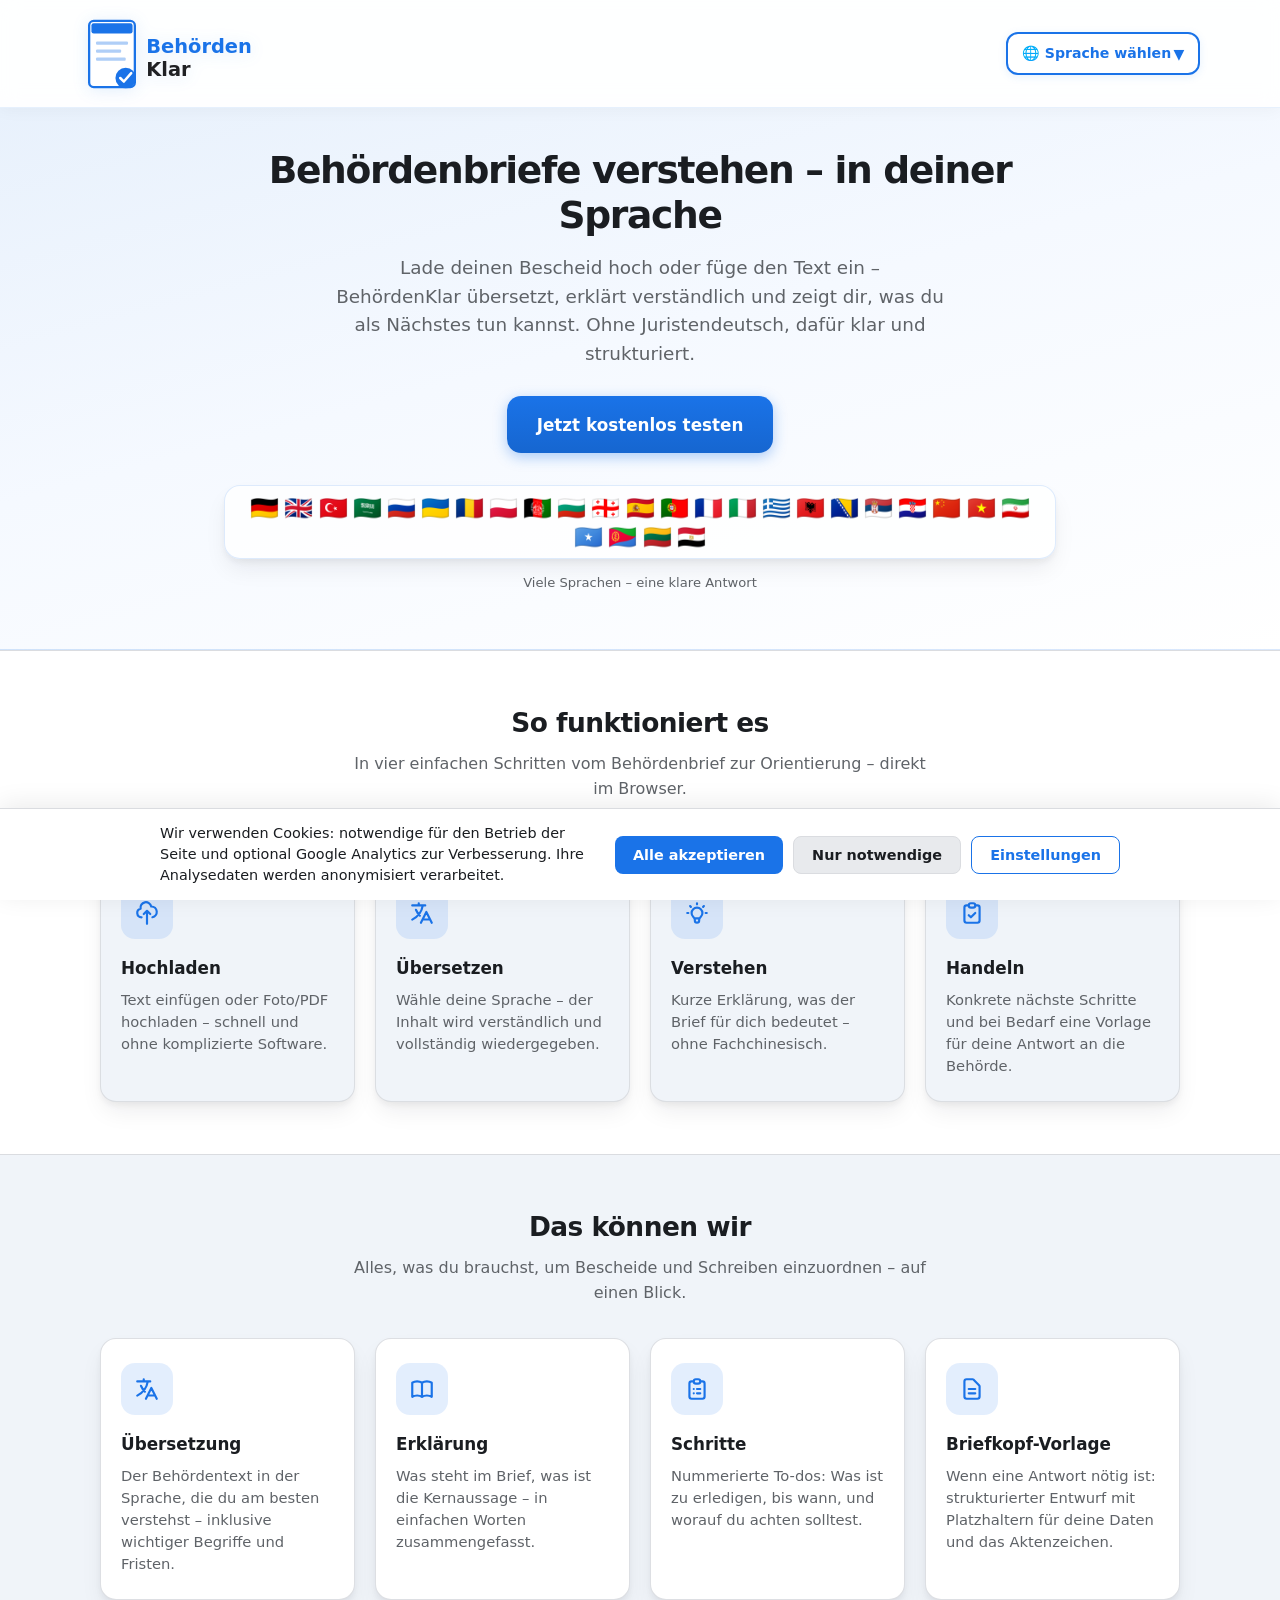
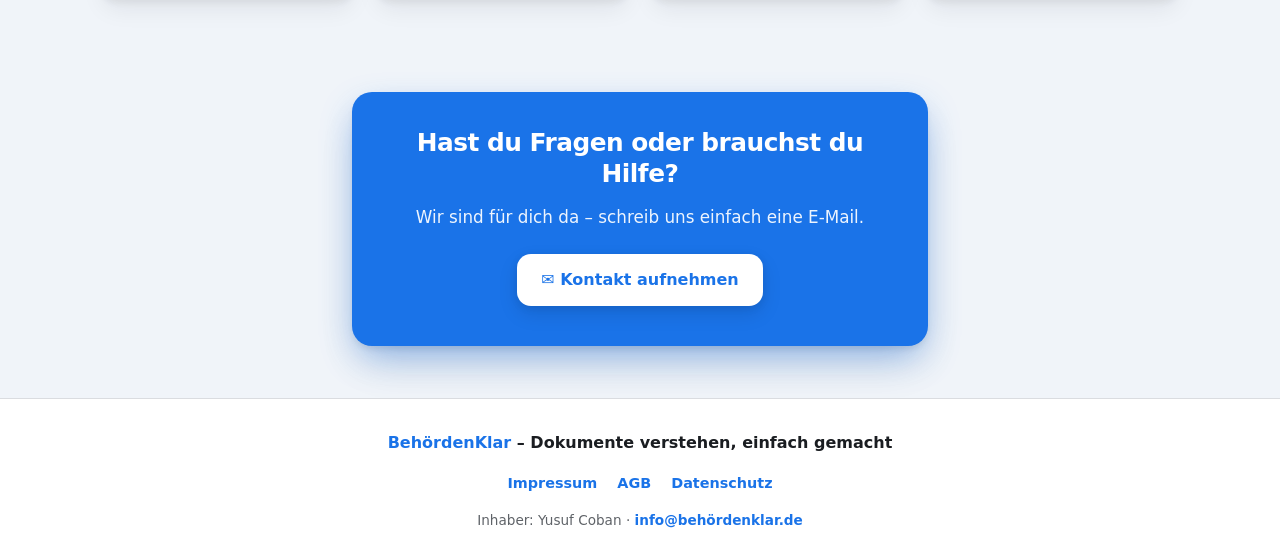
<file: landingpage.html>
<!DOCTYPE html>
<html lang="de">
<head>
  <meta charset="UTF-8" />
  <meta name="viewport" content="width=device-width, initial-scale=1" />
  <title>BehördenKlar – Behördenbriefe verstehen</title>
  <meta name="description" content="Behördenbriefe verstehen, übersetzen und die nächsten Schritten – in deiner Sprache. Jetzt kostenlos testen." />
  <link rel="manifest" href="manifest.json" />
  <link rel="icon" type="image/svg+xml" href="icon-blue.svg" />
  <meta name="theme-color" content="#1a73e8" />
  <style>
    :root {
      --primary: #1a73e8;
      --primary-hover: #1557b0;
      --primary-soft: rgba(26, 115, 232, 0.12);
      --bg: #f0f4f9;
      --surface: #ffffff;
      --text: #1a1d21;
      --muted: #5f6368;
      --border: #dadce0;
      --radius: 16px;
      --radius-sm: 12px;
      --shadow: 0 4px 6px -1px rgba(26, 29, 33, 0.06), 0 12px 24px -4px rgba(26, 29, 33, 0.08);
      --shadow-lg: 0 8px 30px rgba(26, 115, 232, 0.12), 0 4px 12px rgba(26, 29, 33, 0.06);
    }

    * {
      box-sizing: border-box;
    }

    html {
      scroll-behavior: smooth;
    }

    body {
      margin: 0;
      font-family: system-ui, -apple-system, "Segoe UI", Roboto, "Helvetica Neue", Arial, sans-serif;
      background: var(--bg);
      color: var(--text);
      line-height: 1.55;
      min-height: 100vh;
      display: flex;
      flex-direction: column;
    }

    .container {
      width: 100%;
      max-width: 1120px;
      margin: 0 auto;
      padding: 0 1.25rem;
    }

    /* —— Nav —— */
    .site-nav {
      position: sticky;
      top: 0;
      z-index: 50;
      background: rgba(255, 255, 255, 0.92);
      backdrop-filter: blur(10px);
      border-bottom: 1px solid rgba(26, 115, 232, 0.1);
      box-shadow: 0 2px 16px rgba(26, 29, 33, 0.04);
    }

    .site-nav-inner {
      display: flex;
      align-items: center;
      justify-content: space-between;
      gap: 1rem;
      padding: 0.85rem 0;
      min-height: 4rem;
    }

    .site-nav-actions {
      display: flex;
      align-items: center;
      gap: 0.65rem;
      flex-wrap: wrap;
      margin-left: auto;
      flex-shrink: 0;
    }

    .ui-lang-nav-trigger {
      display: inline-flex;
      align-items: center;
      justify-content: center;
      gap: 0.15rem;
      width: auto;
      max-width: 100%;
      flex-shrink: 0;
      white-space: nowrap;
      font: inherit;
      font-size: 0.88rem;
      font-weight: 700;
      padding: 0.55rem 0.85rem;
      border-radius: 12px;
      border: 2px solid var(--primary);
      color: var(--primary);
      background: var(--surface);
      box-shadow: 0 2px 8px rgba(26, 115, 232, 0.1);
      cursor: pointer;
    }

    .ui-lang-nav-trigger > span[aria-hidden="true"] {
      flex-shrink: 0;
      line-height: 1;
    }

    .ui-lang-nav-trigger:focus-visible {
      outline: 2px solid var(--primary);
      outline-offset: 3px;
    }

    .ui-lang-modal {
      position: fixed;
      inset: 0;
      z-index: 1300;
      display: none;
      align-items: center;
      justify-content: center;
      background: rgba(17, 24, 39, 0.45);
      backdrop-filter: blur(2px);
      padding: 1rem;
    }

    .ui-lang-modal.visible {
      display: flex;
    }

    .ui-lang-modal-card {
      width: min(100%, 520px);
      max-height: 85vh;
      overflow-y: auto;
      background: var(--surface);
      border-radius: var(--radius);
      border: 1px solid rgba(218, 220, 224, 0.9);
      box-shadow: var(--shadow-lg);
      padding: 1rem;
    }

    .ui-lang-modal-head {
      display: flex;
      align-items: center;
      justify-content: space-between;
      gap: 0.75rem;
      margin-bottom: 0.85rem;
    }

    .ui-lang-modal-title {
      margin: 0;
      font-size: 1rem;
      font-weight: 700;
      color: var(--text);
    }

    .ui-lang-modal-close {
      border: none;
      background: transparent;
      color: var(--muted);
      font-size: 1.25rem;
      line-height: 1;
      cursor: pointer;
      padding: 0.2rem 0.3rem;
      border-radius: 8px;
    }

    .ui-lang-modal-grid {
      display: flex;
      flex-wrap: wrap;
      gap: 0.45rem;
    }

    .lang-btn {
      appearance: none;
      font: inherit;
      font-size: 0.82rem;
      font-weight: 600;
      padding: 0.5rem 0.75rem;
      border-radius: 10px;
      border: 2px solid var(--border);
      background: var(--surface);
      color: var(--text);
      cursor: pointer;
      transition: border-color 0.15s, background 0.15s, color 0.15s, box-shadow 0.15s;
      display: inline-flex;
      align-items: center;
      justify-content: center;
      gap: 0.35rem;
    }

    .lang-btn:hover {
      border-color: rgba(26, 115, 232, 0.45);
      background: #fafbfd;
    }

    .lang-btn:focus-visible {
      outline: 2px solid var(--primary);
      outline-offset: 2px;
    }

    .lang-btn.is-active {
      border-color: var(--primary);
      background: var(--primary);
      color: #fff;
      box-shadow: 0 4px 12px rgba(26, 115, 232, 0.3);
    }

    .brand {
      display: inline-flex;
      align-items: center;
      gap: 0.7rem;
      text-decoration: none;
      color: inherit;
      line-height: 1;
      filter: drop-shadow(0 2px 8px rgba(26, 115, 232, 0.12));
    }

    .brand svg {
      display: block;
      height: 80px;
      width: auto;
    }


    .brand:focus-visible {
      outline: 2px solid var(--primary);
      outline-offset: 4px;
      border-radius: 8px;
    }

    .btn-cta {
      display: inline-flex;
      align-items: center;
      justify-content: center;
      padding: 0.65rem 1.25rem;
      font: inherit;
      font-size: 0.9rem;
      font-weight: 600;
      color: #fff;
      background: linear-gradient(180deg, var(--primary) 0%, #1666d0 100%);
      border: none;
      border-radius: 999px;
      text-decoration: none;
      cursor: pointer;
      box-shadow: 0 4px 14px rgba(26, 115, 232, 0.35);
      transition: transform 0.15s, box-shadow 0.15s, background 0.15s;
      white-space: nowrap;
    }

    .btn-cta:hover {
      background: linear-gradient(180deg, #2b7ef0 0%, var(--primary) 100%);
      box-shadow: 0 6px 20px rgba(26, 115, 232, 0.4);
      transform: translateY(-1px);
    }

    .btn-cta:focus-visible {
      outline: 2px solid var(--primary);
      outline-offset: 3px;
    }

    .btn-cta-lg {
      padding: 0.95rem 1.85rem;
      font-size: 1.05rem;
      border-radius: 14px;
    }

    /* —— Hero —— */
    .lp-hero {
      background: linear-gradient(165deg, #e8f1fc 0%, #f5f9ff 45%, #ffffff 100%);
      border-bottom: 1px solid rgba(26, 115, 232, 0.12);
      padding: 2.5rem 0 3.5rem;
      box-shadow: 0 4px 24px rgba(26, 115, 232, 0.06);
    }

    .lp-hero-inner {
      text-align: center;
      max-width: 52rem;
      margin: 0 auto;
    }

    .lp-hero h1 {
      margin: 0 0 1rem;
      font-size: clamp(1.65rem, 4.5vw, 2.35rem);
      font-weight: 800;
      letter-spacing: -0.035em;
      line-height: 1.2;
      color: var(--text);
    }

    .lp-hero-lead {
      margin: 0 auto 1.75rem;
      font-size: clamp(1rem, 2vw, 1.15rem);
      color: var(--muted);
      max-width: 38rem;
    }

    .lp-hero-cta {
      margin-bottom: 2rem;
    }

    .lp-flags {
      display: flex;
      flex-wrap: wrap;
      align-items: center;
      justify-content: center;
      gap: 0.32rem;
      padding: 0.65rem 1rem;
      background: rgba(255, 255, 255, 0.78);
      border: 1px solid rgba(26, 115, 232, 0.14);
      border-radius: var(--radius);
      box-shadow: var(--shadow);
      max-width: fit-content;
      margin: 0 auto;
      font-size: clamp(1.1rem, 2.5vw, 1.45rem);
      line-height: 1;
      user-select: none;
    }

    .lp-flags span {
      display: inline-block;
    }

    .lp-flags-caption {
      width: 100%;
      text-align: center;
      margin: 0.85rem 0 0;
      font-size: 0.82rem;
      color: var(--muted);
      font-weight: 500;
    }

    /* —— Sections —— */
    .lp-section {
      padding: 3.25rem 0;
    }

    .lp-section-alt {
      background: var(--surface);
      border-top: 1px solid var(--border);
      border-bottom: 1px solid var(--border);
    }

    .lp-section h2 {
      margin: 0 0 0.5rem;
      font-size: clamp(1.35rem, 3vw, 1.65rem);
      font-weight: 700;
      letter-spacing: -0.02em;
      text-align: center;
    }

    .lp-section-intro {
      margin: 0 auto 2rem;
      text-align: center;
      color: var(--muted);
      max-width: 36rem;
      font-size: 1rem;
    }

    .lp-grid-4 {
      display: grid;
      grid-template-columns: repeat(4, 1fr);
      gap: 1.25rem;
    }

    @media (max-width: 900px) {
      .lp-grid-4 {
        grid-template-columns: repeat(2, 1fr);
      }
    }

    @media (max-width: 520px) {
      .lp-grid-4 {
        grid-template-columns: 1fr;
      }

      .site-nav-inner {
        flex-direction: column;
        align-items: stretch;
        padding: 0.65rem 0;
      }

      .site-nav-actions {
        margin-left: 0;
        width: 100%;
        justify-content: center;
      }

      .ui-lang-nav-trigger {
        flex: 1;
        min-width: 0;
      }
    }

    .lp-card {
      background: var(--surface);
      border-radius: var(--radius);
      padding: 1.5rem 1.25rem;
      border: 1px solid rgba(218, 220, 224, 0.9);
      box-shadow: var(--shadow);
      transition: box-shadow 0.2s, border-color 0.2s;
    }

    .lp-card:hover {
      box-shadow: var(--shadow-lg);
      border-color: rgba(26, 115, 232, 0.2);
    }

    .lp-section-alt .lp-card {
      background: var(--bg);
    }

    .lp-card-icon {
      width: 52px;
      height: 52px;
      border-radius: 14px;
      background: var(--primary-soft);
      color: var(--primary);
      display: flex;
      align-items: center;
      justify-content: center;
      margin-bottom: 1rem;
    }

    .lp-card-icon svg {
      width: 26px;
      height: 26px;
    }

    .lp-card h3 {
      margin: 0 0 0.5rem;
      font-size: 1.05rem;
      font-weight: 700;
      color: var(--text);
    }

    .lp-card p {
      margin: 0;
      font-size: 0.92rem;
      color: var(--muted);
      line-height: 1.5;
    }

    .lp-step-num {
      display: inline-block;
      font-size: 0.72rem;
      font-weight: 700;
      text-transform: uppercase;
      letter-spacing: 0.06em;
      color: var(--primary);
      margin-bottom: 0.35rem;
    }

    /* —— Kontakt —— */
    .lp-contact {
      padding: 2.5rem 0 3.25rem;
    }

    .lp-contact-card {
      max-width: 36rem;
      margin: 0 auto;
      padding: 2.25rem 2rem 2.5rem;
      text-align: center;
      background: #1a73e8;
      color: #fff;
      border-radius: 20px;
      box-shadow:
        0 4px 6px -1px rgba(0, 0, 0, 0.08),
        0 14px 36px -6px rgba(26, 115, 232, 0.45),
        0 24px 48px -12px rgba(26, 29, 33, 0.12);
    }

    .lp-contact-card h2 {
      margin: 0 0 0.85rem;
      font-size: clamp(1.25rem, 3.5vw, 1.55rem);
      font-weight: 700;
      letter-spacing: -0.02em;
      line-height: 1.25;
      color: #fff;
    }

    .lp-contact-card p {
      margin: 0 0 1.5rem;
      font-size: 1.05rem;
      line-height: 1.55;
      color: rgba(255, 255, 255, 0.92);
    }

    .lp-contact-btn {
      display: inline-flex;
      align-items: center;
      justify-content: center;
      gap: 0.35rem;
      padding: 0.85rem 1.5rem;
      font: inherit;
      font-size: 1rem;
      font-weight: 600;
      color: #1a73e8;
      background: #fff;
      border: none;
      border-radius: 14px;
      text-decoration: none;
      cursor: pointer;
      box-shadow: 0 2px 8px rgba(0, 0, 0, 0.08), 0 8px 20px rgba(0, 0, 0, 0.1);
      transition: transform 0.15s ease, box-shadow 0.15s ease, background 0.15s ease;
    }

    .lp-contact-btn:hover {
      background: #f8fbff;
      box-shadow: 0 4px 12px rgba(0, 0, 0, 0.1), 0 12px 28px rgba(0, 0, 0, 0.12);
      transform: translateY(-2px);
    }

    .lp-contact-btn:focus-visible {
      outline: 3px solid #fff;
      outline-offset: 3px;
    }

    /* —— Footer —— */
    .site-footer {
      margin-top: auto;
      background: var(--surface);
      border-top: 1px solid var(--border);
      padding: 2rem 1.25rem 1.5rem;
    }

    .site-footer-tagline {
      text-align: center;
      font-size: 1rem;
      font-weight: 600;
      color: var(--text);
      margin: 0 0 1rem;
    }

    .site-footer-tagline span {
      color: var(--primary);
    }

    .footer-links {
      display: flex;
      flex-wrap: wrap;
      align-items: center;
      justify-content: center;
      gap: 0.5rem 1.25rem;
      margin-bottom: 1rem;
    }

    .footer-links a {
      color: var(--primary);
      font-weight: 600;
      font-size: 0.9rem;
      text-decoration: none;
    }

    .footer-links a:hover {
      text-decoration: underline;
    }

    .footer-owner {
      text-align: center;
      font-size: 0.85rem;
      color: var(--muted);
      margin: 0;
    }

    .footer-owner a {
      color: var(--primary);
      font-weight: 600;
      text-decoration: none;
    }

    .footer-owner a:hover {
      text-decoration: underline;
    }

    .cookie-consent-bar {
      position: fixed;
      left: 0;
      right: 0;
      bottom: 0;
      z-index: 99999;
      padding: 14px 16px;
      padding-bottom: max(14px, env(safe-area-inset-bottom));
      background: var(--surface);
      border-top: 1px solid var(--border);
      box-shadow: 0 -4px 24px rgba(0, 0, 0, 0.08);
    }

    .cookie-consent-inner {
      max-width: 960px;
      margin: 0 auto;
      display: flex;
      flex-wrap: wrap;
      align-items: center;
      justify-content: space-between;
      gap: 12px 16px;
    }

    .cookie-consent-msg {
      margin: 0;
      flex: 1 1 280px;
      font-size: 0.9rem;
      color: var(--text);
      line-height: 1.45;
    }

    .cookie-consent-actions {
      display: flex;
      flex-wrap: wrap;
      gap: 10px;
      flex-shrink: 0;
    }

    .btn-cookie-accept {
      padding: 10px 18px;
      border: none;
      border-radius: 8px;
      font-weight: 600;
      cursor: pointer;
      background: var(--primary);
      color: #fff;
      font-family: inherit;
      font-size: 0.9rem;
    }

    .btn-cookie-accept:hover {
      background: var(--primary-hover);
    }

    .btn-cookie-reject {
      padding: 10px 18px;
      border: 1px solid var(--border);
      border-radius: 8px;
      font-weight: 600;
      cursor: pointer;
      background: #e8eaed;
      color: var(--text);
      font-family: inherit;
      font-size: 0.9rem;
    }

    .btn-cookie-reject:hover {
      background: #dadce0;
    }

    .btn-cookie-accept:focus-visible,
    .btn-cookie-reject:focus-visible,
    .btn-cookie-settings:focus-visible,
    .btn-cookie-save:focus-visible,
    .cookie-settings-close:focus-visible,
    .cookie-settings-toggle:focus-visible {
      outline: 2px solid var(--primary);
      outline-offset: 2px;
    }

    .btn-cookie-settings {
      padding: 10px 18px;
      border: 1px solid var(--primary);
      border-radius: 8px;
      font-weight: 600;
      cursor: pointer;
      background: transparent;
      color: var(--primary);
      font-family: inherit;
      font-size: 0.9rem;
    }

    .btn-cookie-settings:hover {
      background: rgba(26, 115, 232, 0.06);
    }

    .cookie-settings-modal {
      position: fixed;
      inset: 0;
      z-index: 100000;
      display: flex;
      align-items: center;
      justify-content: center;
      padding: 16px;
      box-sizing: border-box;
    }

    .cookie-settings-modal[hidden] {
      display: none !important;
    }

    .cookie-settings-backdrop {
      position: absolute;
      inset: 0;
      background: rgba(32, 33, 36, 0.45);
      backdrop-filter: blur(2px);
    }

    .cookie-settings-dialog {
      position: relative;
      width: 100%;
      max-width: 440px;
      max-height: min(90vh, 560px);
      overflow: auto;
      margin: 0;
      padding: 22px 22px 18px;
      border-radius: 12px;
      background: var(--surface);
      border: 1px solid var(--border);
      box-shadow: 0 16px 48px rgba(0, 0, 0, 0.18);
      z-index: 1;
    }

    .cookie-settings-close {
      position: absolute;
      top: 12px;
      right: 12px;
      width: 36px;
      height: 36px;
      border: none;
      border-radius: 8px;
      background: transparent;
      color: var(--text);
      font-size: 1.5rem;
      line-height: 1;
      cursor: pointer;
      display: flex;
      align-items: center;
      justify-content: center;
      font-family: inherit;
    }

    .cookie-settings-close:hover {
      background: rgba(0, 0, 0, 0.06);
    }

    .cookie-settings-dialog-title {
      margin: 0 40px 8px 0;
      font-size: 1.15rem;
      font-weight: 700;
      color: var(--text);
      line-height: 1.3;
    }

    .cookie-settings-intro {
      margin: 0 0 18px;
      font-size: 0.88rem;
      color: var(--text);
      opacity: 0.88;
      line-height: 1.45;
    }

    .cookie-settings-section {
      padding: 14px 0;
      border-top: 1px solid var(--border);
    }

    .cookie-settings-section:first-of-type {
      border-top: none;
      padding-top: 0;
    }

    .cookie-settings-row {
      display: flex;
      align-items: flex-start;
      justify-content: space-between;
      gap: 14px;
    }

    .cookie-settings-row-text {
      flex: 1;
      min-width: 0;
    }

    .cookie-settings-cat {
      display: block;
      font-size: 0.95rem;
      margin-bottom: 6px;
    }

    .cookie-settings-desc {
      margin: 0;
      font-size: 0.85rem;
      color: var(--text);
      opacity: 0.9;
      line-height: 1.45;
    }

    .cookie-settings-badge {
      flex-shrink: 0;
      align-self: center;
      padding: 6px 10px;
      border-radius: 6px;
      font-size: 0.75rem;
      font-weight: 600;
      background: #e8f0fe;
      color: #1967d2;
      white-space: nowrap;
    }

    .cookie-settings-toggle {
      width: 48px;
      height: 28px;
      border-radius: 14px;
      border: 1px solid var(--border);
      background: #dadce0;
      cursor: pointer;
      position: relative;
      flex-shrink: 0;
      padding: 0;
      transition: background 0.2s, border-color 0.2s;
    }

    .cookie-settings-toggle.is-on {
      background: var(--primary);
      border-color: var(--primary);
    }

    .cookie-settings-toggle::after {
      content: "";
      position: absolute;
      width: 22px;
      height: 22px;
      border-radius: 50%;
      background: #fff;
      top: 2px;
      left: 3px;
      transition: transform 0.2s;
      box-shadow: 0 1px 3px rgba(0, 0, 0, 0.2);
    }

    .cookie-settings-toggle.is-on::after {
      transform: translateX(20px);
    }

    .cookie-settings-footer {
      margin-top: 20px;
      padding-top: 16px;
      border-top: 1px solid var(--border);
      display: flex;
      justify-content: flex-end;
    }

    .btn-cookie-save {
      padding: 10px 22px;
      border: none;
      border-radius: 8px;
      font-weight: 600;
      cursor: pointer;
      background: var(--primary);
      color: #fff;
      font-family: inherit;
      font-size: 0.9rem;
    }

    .btn-cookie-save:hover {
      background: var(--primary-hover);
    }

  </style>
</head>
<body>
  <header class="site-nav">
    <div class="container site-nav-inner">
      <a class="brand" id="lpBrandLink" href="landingpage.html" aria-label="BehördenKlar – Startseite">
        <svg xmlns="http://www.w3.org/2000/svg" viewBox="0 0 200 70" width="200" height="70" aria-hidden="true" focusable="false">
          <defs>
            <style>
              .logo-word-behorden { fill: #1a73e8; font-family: system-ui, -apple-system, "Segoe UI", Roboto, sans-serif; font-size: 17px; font-weight: 700; }
              .logo-word-klar { fill: #202124; font-family: system-ui, -apple-system, "Segoe UI", Roboto, sans-serif; font-size: 17px; font-weight: 700; }
            </style>
          </defs>
          <g>
            <rect x="8" y="6" width="40" height="58" rx="4" ry="4" fill="#ffffff" stroke="#1a73e8" stroke-width="2"/>
            <rect x="10" y="8" width="36" height="9" rx="2" fill="#1a73e8"/>
            <rect x="14" y="24" width="28" height="3" rx="1" fill="#1a73e8" opacity="0.35"/>
            <rect x="14" y="31" width="22" height="3" rx="1" fill="#1a73e8" opacity="0.35"/>
            <rect x="14" y="38" width="26" height="3" rx="1" fill="#1a73e8" opacity="0.35"/>
            <circle cx="40" cy="56" r="9" fill="#1a73e8"/>
            <path d="M 35.2 56 L 38.4 59.1 L 44.8 51.8" fill="none" stroke="#ffffff" stroke-width="2.2" stroke-linecap="round" stroke-linejoin="round"/>
          </g>
          <text x="58" y="34" class="logo-word-behorden">Behörden</text>
          <text x="58" y="54" class="logo-word-klar">Klar</text>
        </svg>
      </a>
      <div class="site-nav-actions">
        <button type="button" class="ui-lang-nav-trigger" id="uiLangMobileTrigger" aria-haspopup="dialog" aria-controls="uiLangModal" aria-expanded="false">
          <span id="uiLangMobileTriggerText">🌐 Sprache wählen</span><span aria-hidden="true"> ▼</span>
        </button>
      </div>
    </div>
  </header>

  <div class="ui-lang-modal" id="uiLangModal" aria-hidden="true">
    <div class="ui-lang-modal-card" role="dialog" aria-modal="true" aria-labelledby="uiLangModalTitle">
      <div class="ui-lang-modal-head">
        <h3 class="ui-lang-modal-title" id="uiLangModalTitle">Sprache wählen</h3>
        <button type="button" class="ui-lang-modal-close" id="uiLangModalClose" aria-label="Schließen">×</button>
      </div>
      <div class="ui-lang-modal-grid" id="uiLangModalGrid">
        <button type="button" class="lang-btn ui-modal-lang-btn is-active" data-ui-lang="Deutsch"><span aria-hidden="true">🇩🇪</span> Deutsch</button>
        <button type="button" class="lang-btn ui-modal-lang-btn" data-ui-lang="Englisch"><span aria-hidden="true">🇬🇧</span> Englisch</button>
        <button type="button" class="lang-btn ui-modal-lang-btn" data-ui-lang="Türkisch"><span aria-hidden="true">🇹🇷</span> Türkisch</button>
        <button type="button" class="lang-btn ui-modal-lang-btn" data-ui-lang="Arabisch"><span aria-hidden="true">🇸🇦</span> Arabisch</button>
        <button type="button" class="lang-btn ui-modal-lang-btn" data-ui-lang="Russisch"><span aria-hidden="true">🇷🇺</span> Russisch</button>
        <button type="button" class="lang-btn ui-modal-lang-btn" data-ui-lang="Ukrainisch"><span aria-hidden="true">🇺🇦</span> Ukrainisch</button>
        <button type="button" class="lang-btn ui-modal-lang-btn" data-ui-lang="Rumänisch"><span aria-hidden="true">🇷🇴</span> Rumänisch</button>
        <button type="button" class="lang-btn ui-modal-lang-btn" data-ui-lang="Polnisch"><span aria-hidden="true">🇵🇱</span> Polnisch</button>
        <button type="button" class="lang-btn ui-modal-lang-btn" data-ui-lang="Dari"><span aria-hidden="true">🇦🇫</span> Dari</button>
        <button type="button" class="lang-btn ui-modal-lang-btn" data-ui-lang="Bulgarisch"><span aria-hidden="true">🇧🇬</span> Bulgarisch</button>
        <button type="button" class="lang-btn ui-modal-lang-btn" data-ui-lang="Georgisch"><span aria-hidden="true">🇬🇪</span> Georgisch</button>
        <button type="button" class="lang-btn ui-modal-lang-btn" data-ui-lang="Spanisch"><span aria-hidden="true">🇪🇸</span> Spanisch</button>
        <button type="button" class="lang-btn ui-modal-lang-btn" data-ui-lang="Portugiesisch"><span aria-hidden="true">🇵🇹</span> Portugiesisch</button>
        <button type="button" class="lang-btn ui-modal-lang-btn" data-ui-lang="Französisch"><span aria-hidden="true">🇫🇷</span> Französisch</button>
        <button type="button" class="lang-btn ui-modal-lang-btn" data-ui-lang="Italienisch"><span aria-hidden="true">🇮🇹</span> Italienisch</button>
        <button type="button" class="lang-btn ui-modal-lang-btn" data-ui-lang="Griechisch"><span aria-hidden="true">🇬🇷</span> Griechisch</button>
        <button type="button" class="lang-btn ui-modal-lang-btn" data-ui-lang="Albanisch"><span aria-hidden="true">🇦🇱</span> Albanisch</button>
        <button type="button" class="lang-btn ui-modal-lang-btn" data-ui-lang="Bosnisch"><span aria-hidden="true">🇧🇦</span> Bosnisch</button>
        <button type="button" class="lang-btn ui-modal-lang-btn" data-ui-lang="Serbisch"><span aria-hidden="true">🇷🇸</span> Serbisch</button>
        <button type="button" class="lang-btn ui-modal-lang-btn" data-ui-lang="Kroatisch"><span aria-hidden="true">🇭🇷</span> Kroatisch</button>
        <button type="button" class="lang-btn ui-modal-lang-btn" data-ui-lang="Chinesisch"><span aria-hidden="true">🇨🇳</span> Chinesisch</button>
        <button type="button" class="lang-btn ui-modal-lang-btn" data-ui-lang="Vietnamesisch"><span aria-hidden="true">🇻🇳</span> Vietnamesisch</button>
        <button type="button" class="lang-btn ui-modal-lang-btn" data-ui-lang="Persisch"><span aria-hidden="true">🇮🇷</span> Persisch</button>
        <button type="button" class="lang-btn ui-modal-lang-btn" data-ui-lang="Somali"><span aria-hidden="true">🇸🇴</span> Somali</button>
        <button type="button" class="lang-btn ui-modal-lang-btn" data-ui-lang="Tigrinya"><span aria-hidden="true">🇪🇷</span> Tigrinya</button>
        <button type="button" class="lang-btn ui-modal-lang-btn" data-ui-lang="Litauisch"><span aria-hidden="true">🇱🇹</span> Litauisch</button>
        <button type="button" class="lang-btn ui-modal-lang-btn" data-ui-lang="Arabisch (Ägyptisch)"><span aria-hidden="true">🇪🇬</span> Arabisch (Ägyptisch)</button>
      </div>
    </div>
  </div>

  <main>
    <section class="lp-hero" aria-labelledby="hero-heading">
      <div class="container">
        <div class="lp-hero-inner">
          <h1 id="hero-heading">Behördenbriefe verstehen – in deiner Sprache</h1>
          <p class="lp-hero-lead" id="lpHeroLead">
            Lade deinen Bescheid hoch oder füge den Text ein – BehördenKlar übersetzt, erklärt verständlich und zeigt dir, was du als Nächstes tun kannst. Ohne Juristendeutsch, dafür klar und strukturiert.
          </p>
          <div class="lp-hero-cta">
            <a class="btn-cta btn-cta-lg" id="lpHeroCta" href="index.html">Jetzt kostenlos testen</a>
          </div>
          <div class="lp-flags" id="lpFlagsWrap" aria-hidden="true">
            <span>🇸🇦</span><span>🇹🇷</span><span>🇷🇺</span><span>🇺🇦</span><span>🇷🇴</span><span>🇵🇱</span><span>🇦🇫</span><span>🇧🇬</span><span>🇬🇪</span><span>🇩🇪</span><span>🇬🇧</span><span>🇪🇸</span><span>🇵🇹</span><span>🇪🇬</span><span>🇱🇹</span><span>🇦🇱</span><span>🇧🇦</span><span>🇷🇸</span><span>🇭🇷</span><span>🇨🇳</span><span>🇻🇳</span><span>🇮🇹</span><span>🇬🇷</span><span>🇮🇷</span><span>🇸🇴</span><span>🇪🇷</span><span>🇫🇷</span>
          </div>
          <p class="lp-flags-caption" id="lpFlagsCaption">Viele Sprachen – eine klare Antwort</p>
        </div>
      </div>
    </section>

    <section class="lp-section lp-section-alt" aria-labelledby="steps-heading">
      <div class="container">
        <h2 id="steps-heading">So funktioniert es</h2>
        <p class="lp-section-intro" id="lpStepsIntro">In vier einfachen Schritten vom Behördenbrief zur Orientierung – direkt im Browser.</p>
        <div class="lp-grid-4">
          <article class="lp-card">
            <span class="lp-step-num" id="lpStep1Num">Schritt 1</span>
            <div class="lp-card-icon" aria-hidden="true">
              <svg xmlns="http://www.w3.org/2000/svg" fill="none" viewBox="0 0 24 24" stroke="currentColor" stroke-width="2">
                <path stroke-linecap="round" stroke-linejoin="round" d="M7 16a4 4 0 01-.88-7.903A5 5 0 1115.9 6L16 6a5 5 0 011 9.9M15 13l-3-3m0 0l-3 3m3-3v12" />
              </svg>
            </div>
            <h3 id="lpStep1Title">Hochladen</h3>
            <p id="lpStep1Body">Text einfügen oder Foto/PDF hochladen – schnell und ohne komplizierte Software.</p>
          </article>
          <article class="lp-card">
            <span class="lp-step-num" id="lpStep2Num">Schritt 2</span>
            <div class="lp-card-icon" aria-hidden="true">
              <svg xmlns="http://www.w3.org/2000/svg" fill="none" viewBox="0 0 24 24" stroke="currentColor" stroke-width="2">
                <path stroke-linecap="round" stroke-linejoin="round" d="M3 5h12M9 3v2m1.048 9.5A18.022 18.022 0 016.412 9m6.088 9h7M11 21l5-10 5 10M12.751 5C11.783 10.77 8.07 15.61 3 18.129" />
              </svg>
            </div>
            <h3 id="lpStep2Title">Übersetzen</h3>
            <p id="lpStep2Body">Wähle deine Sprache – der Inhalt wird verständlich und vollständig wiedergegeben.</p>
          </article>
          <article class="lp-card">
            <span class="lp-step-num" id="lpStep3Num">Schritt 3</span>
            <div class="lp-card-icon" aria-hidden="true">
              <svg xmlns="http://www.w3.org/2000/svg" fill="none" viewBox="0 0 24 24" stroke="currentColor" stroke-width="2">
                <path stroke-linecap="round" stroke-linejoin="round" d="M9.663 17h4.673M12 3v1m6.364 1.636l-.707.707M21 12h-1M4 12H3m3.343-5.657l-.707-.707m2.828 9.9a5 5 0 117.072 0l-.548.547A3.374 3.374 0 0014 18.469V19a2 2 0 11-4 0v-.531c0-.895-.356-1.754-.988-2.386l-.548-.547z" />
              </svg>
            </div>
            <h3 id="lpStep3Title">Verstehen</h3>
            <p id="lpStep3Body">Kurze Erklärung, was der Brief für dich bedeutet – ohne Fachchinesisch.</p>
          </article>
          <article class="lp-card">
            <span class="lp-step-num" id="lpStep4Num">Schritt 4</span>
            <div class="lp-card-icon" aria-hidden="true">
              <svg xmlns="http://www.w3.org/2000/svg" fill="none" viewBox="0 0 24 24" stroke="currentColor" stroke-width="2">
                <path stroke-linecap="round" stroke-linejoin="round" d="M9 5H7a2 2 0 00-2 2v12a2 2 0 002 2h10a2 2 0 002-2V7a2 2 0 00-2-2h-2M9 5a2 2 0 002 2h2a2 2 0 002-2M9 5a2 2 0 012-2h2a2 2 0 012 2m-6 9l2 2 4-4" />
              </svg>
            </div>
            <h3 id="lpStep4Title">Handeln</h3>
            <p id="lpStep4Body">Konkrete nächste Schritte und bei Bedarf eine Vorlage für deine Antwort an die Behörde.</p>
          </article>
        </div>
      </div>
    </section>

    <section class="lp-section" aria-labelledby="features-heading">
      <div class="container">
        <h2 id="features-heading">Das können wir</h2>
        <p class="lp-section-intro" id="lpFeaturesIntro">Alles, was du brauchst, um Bescheide und Schreiben einzuordnen – auf einen Blick.</p>
        <div class="lp-grid-4">
          <article class="lp-card">
            <div class="lp-card-icon" aria-hidden="true">
              <svg xmlns="http://www.w3.org/2000/svg" fill="none" viewBox="0 0 24 24" stroke="currentColor" stroke-width="2">
                <path stroke-linecap="round" stroke-linejoin="round" d="M3 5h12M9 3v2m1.048 9.5A18.022 18.022 0 016.412 9m6.088 9h7M11 21l5-10 5 10M12.751 5C11.783 10.77 8.07 15.61 3 18.129" />
              </svg>
            </div>
            <h3 id="lpFeat1Title">Übersetzung</h3>
            <p id="lpFeat1Body">Der Behördentext in der Sprache, die du am besten verstehst – inklusive wichtiger Begriffe und Fristen.</p>
          </article>
          <article class="lp-card">
            <div class="lp-card-icon" aria-hidden="true">
              <svg xmlns="http://www.w3.org/2000/svg" fill="none" viewBox="0 0 24 24" stroke="currentColor" stroke-width="2">
                <path stroke-linecap="round" stroke-linejoin="round" d="M12 6.253v13m0-13C10.832 5.477 9.246 5 7.5 5S4.168 5.477 3 6.253v13C4.168 18.477 5.754 18 7.5 18s3.332.477 4.5 1.253m0-13C13.168 5.477 14.754 5 16.5 5c1.747 0 3.332.477 4.5 1.253v13C19.832 18.477 18.247 18 16.5 18c-1.746 0-3.332.477-4.5 1.253" />
              </svg>
            </div>
            <h3 id="lpFeat2Title">Erklärung</h3>
            <p id="lpFeat2Body">Was steht im Brief, was ist die Kernaussage – in einfachen Worten zusammengefasst.</p>
          </article>
          <article class="lp-card">
            <div class="lp-card-icon" aria-hidden="true">
              <svg xmlns="http://www.w3.org/2000/svg" fill="none" viewBox="0 0 24 24" stroke="currentColor" stroke-width="2">
                <path stroke-linecap="round" stroke-linejoin="round" d="M9 5H7a2 2 0 00-2 2v12a2 2 0 002 2h10a2 2 0 002-2V7a2 2 0 00-2-2h-2M9 5a2 2 0 002 2h2a2 2 0 002-2M9 5a2 2 0 012-2h2a2 2 0 012 2m-3 7h3m-3 4h3m-6-4h.01M9 16h.01" />
              </svg>
            </div>
            <h3 id="lpFeat3Title">Schritte</h3>
            <p id="lpFeat3Body">Nummerierte To-dos: Was ist zu erledigen, bis wann, und worauf du achten solltest.</p>
          </article>
          <article class="lp-card">
            <div class="lp-card-icon" aria-hidden="true">
              <svg xmlns="http://www.w3.org/2000/svg" fill="none" viewBox="0 0 24 24" stroke="currentColor" stroke-width="2">
                <path stroke-linecap="round" stroke-linejoin="round" d="M9 12h6m-6 4h6m2 5H7a2 2 0 01-2-2V5a2 2 0 012-2h5.586a1 1 0 01.707.293l5.414 5.414a1 1 0 01.293.707V19a2 2 0 01-2 2z" />
              </svg>
            </div>
            <h3 id="lpFeat4Title">Briefkopf-Vorlage</h3>
            <p id="lpFeat4Body">Wenn eine Antwort nötig ist: strukturierter Entwurf mit Platzhaltern für deine Daten und das Aktenzeichen.</p>
          </article>
        </div>
      </div>
    </section>

    <section class="lp-contact" aria-labelledby="contact-heading">
      <div class="container">
        <div class="lp-contact-card">
          <h2 id="contact-heading">Hast du Fragen oder brauchst du Hilfe?</h2>
          <p id="lpContactText">Wir sind für dich da – schreib uns einfach eine E-Mail.</p>
          <a class="lp-contact-btn" id="lpContactBtn" href="mailto:info@behördenklar.de">✉️ Kontakt aufnehmen</a>
        </div>
      </div>
    </section>
  </main>

  <footer class="site-footer">
    <p class="site-footer-tagline" id="lpFooterTagline"><span>BehördenKlar</span> – Dokumente verstehen, einfach gemacht</p>
    <nav class="footer-links" aria-label="Rechtliches">
      <a id="lpNavImpressum" href="impressum.html">Impressum</a>
      <a id="lpNavAgb" href="agb.html">AGB</a>
      <a id="lpNavDatenschutz" href="datenschutz.html">Datenschutz</a>
    </nav>
    <p class="footer-owner"><span id="lpFooterOwnerLabel">Inhaber: Yusuf Coban</span> · <a href="mailto:info@behördenklar.de">info@behördenklar.de</a></p>
  </footer>

  <div
    id="cookieConsentBar"
    class="cookie-consent-bar"
    role="dialog"
    aria-modal="true"
    aria-labelledby="cookieConsentText"
    aria-hidden="true"
    hidden
  >
    <div class="cookie-consent-inner">
      <p id="cookieConsentText" class="cookie-consent-msg"></p>
      <div class="cookie-consent-actions">
        <button type="button" id="cookieConsentAcceptAll" class="btn-cookie-accept"></button>
        <button type="button" id="cookieConsentNecessary" class="btn-cookie-reject"></button>
        <button type="button" id="cookieConsentSettings" class="btn-cookie-settings"></button>
      </div>
    </div>
  </div>

  <div id="cookieSettingsModal" class="cookie-settings-modal" hidden aria-hidden="true">
    <div class="cookie-settings-backdrop" id="cookieSettingsBackdrop" tabindex="-1"></div>
    <div
      class="cookie-settings-dialog"
      role="dialog"
      aria-modal="true"
      aria-labelledby="cookieSettingsModalTitle"
    >
      <button type="button" class="cookie-settings-close" id="cookieSettingsClose" aria-label="">
        <span aria-hidden="true">×</span>
      </button>
      <h2 id="cookieSettingsModalTitle" class="cookie-settings-dialog-title"></h2>
      <p id="cookieSettingsIntro" class="cookie-settings-intro"></p>

      <div class="cookie-settings-section">
        <div class="cookie-settings-row">
          <div class="cookie-settings-row-text">
            <strong id="cookieNecessaryTitle" class="cookie-settings-cat"></strong>
            <p id="cookieNecessaryDesc" class="cookie-settings-desc"></p>
          </div>
          <span class="cookie-settings-badge" id="cookieNecessaryBadge"></span>
        </div>
      </div>

      <div class="cookie-settings-section">
        <div class="cookie-settings-row">
          <div class="cookie-settings-row-text">
            <strong id="cookieAnalyticsTitle" class="cookie-settings-cat"></strong>
            <p id="cookieAnalyticsDesc" class="cookie-settings-desc"></p>
          </div>
          <button
            type="button"
            id="cookieAnalyticsToggle"
            class="cookie-settings-toggle"
            role="switch"
            aria-checked="false"
            aria-labelledby="cookieAnalyticsTitle"
          ></button>
        </div>
      </div>

      <div class="cookie-settings-footer">
        <button type="button" id="cookieSettingsSave" class="btn-cookie-save"></button>
      </div>
    </div>
  </div>

  <script src="cookie-consent-i18n.js"></script>
  <script>

(function () {
  "use strict";

  var uiTranslations = {"Deutsch":{"uiLangLabel":"🌐 Sprache der Seite wählen:","targetLangLabel":"Zielsprache für die Übersetzung des Dokuments:","modeFile":"Foto oder PDF","modeText":"Text eingeben","uploadLabel":"Datei hochladen","dropTitle":"Datei hierher ziehen","dropHint":"oder klicken und eine oder mehrere JPG-, PNG- oder PDF-Dateien wählen (max. 5)","dropTitleMobile":"Foto oder PDF auswählen","dropHintMobile":"Kamera oder Galerie öffnen","takePhoto":"📷 Kamera öffnen","pickFilesMobile":"🖼️ Foto oder PDF auswählen","uploadHint":"Bis zu 5 Dateien gleichzeitig, je max. ca. 32 MB. Passwortgeschützte PDFs werden nicht unterstützt.","textInputLabel":"Behördenbrief (Deutsch)","textPlaceholder":"Brief hier einfügen oder abtippen…","analyzeText":"Brief analysieren","apiHeading":"API-Schlüssel","apiKeyLabel":"Anthropic API Key","apiHint":"Der Schlüssel wird nur in Ihrem Browser verwendet und nicht gespeichert.","resultsHeading":"Ergebnis","toggleShow":"Anzeigen","toggleHide":"Verbergen","removeFile":"Datei entfernen","filesSelectedMany":"{n} Dateien ausgewählt","welcomeTitle":"Willkommen bei BehördenKlar","welcomeText":"Fügen Sie Ihren Behördenbrief ein oder laden Sie ein Foto oder PDF hoch – wir helfen beim Verstehen, Übersetzen und den nächsten Schritten.","footerTagline":"<span>BehördenKlar</span> – Dokumente verstehen, einfach gemacht","footerDisclaimer":"Keine Rechtsberatung. Bei Fristen und rechtlichen Folgen prüfen Sie die Angaben oder wenden Sie sich an eine Beratungsstelle oder an eine Rechtsanwältin bzw. einen Rechtsanwalt.","lpBrandAria":"BehördenKlar – Startseite","lpUiLangTrigger":"🌐 Sprache wählen","lpNavCta":"Jetzt kostenlos testen","lpHeroTitle":"Behördenbriefe verstehen – in deiner Sprache","lpHeroLead":"Lade deinen Bescheid hoch oder füge den Text ein – BehördenKlar übersetzt, erklärt verständlich und zeigt dir, was du als Nächstes tun kannst. Ohne Juristendeutsch, dafür klar und strukturiert.","lpFlagsCaption":"Viele Sprachen – eine klare Antwort","lpStepsHeading":"So funktioniert es","lpStepsIntro":"In vier einfachen Schritten vom Behördenbrief zur Orientierung – direkt im Browser.","lpStep1Num":"Schritt 1","lpStep1Title":"Hochladen","lpStep1Body":"Text einfügen oder Foto/PDF hochladen – schnell und ohne komplizierte Software.","lpStep2Num":"Schritt 2","lpStep2Title":"Übersetzen","lpStep2Body":"Wähle deine Sprache – der Inhalt wird verständlich und vollständig wiedergegeben.","lpStep3Num":"Schritt 3","lpStep3Title":"Verstehen","lpStep3Body":"Kurze Erklärung, was der Brief für dich bedeutet – ohne Fachchinesisch.","lpStep4Num":"Schritt 4","lpStep4Title":"Handeln","lpStep4Body":"Konkrete nächste Schritte und bei Bedarf eine Vorlage für deine Antwort an die Behörde.","lpFeaturesHeading":"Das können wir","lpFeaturesIntro":"Alles, was du brauchst, um Bescheide und Schreiben einzuordnen – auf einen Blick.","lpFeat1Title":"Übersetzung","lpFeat1Body":"Der Behördentext in der Sprache, die du am besten verstehst – inklusive wichtiger Begriffe und Fristen.","lpFeat2Title":"Erklärung","lpFeat2Body":"Was steht im Brief, was ist die Kernaussage – in einfachen Worten zusammengefasst.","lpFeat3Title":"Schritte","lpFeat3Body":"Nummerierte To-dos: Was ist zu erledigen, bis wann, und worauf du achten solltest.","lpFeat4Title":"Briefkopf-Vorlage","lpFeat4Body":"Wenn eine Antwort nötig ist: strukturierter Entwurf mit Platzhaltern für deine Daten und das Aktenzeichen.","lpContactHeading":"Hast du Fragen oder brauchst du Hilfe?","lpContactText":"Wir sind für dich da – schreib uns einfach eine E-Mail.","lpContactBtn":"✉️ Kontakt aufnehmen","lpNavImpressum":"Impressum","lpNavAgb":"AGB","lpNavDatenschutz":"Datenschutz","lpFooterOwnerLabel":"Inhaber: Yusuf Coban","lpLegalImprintHeading":"Impressum","lpLegalAgbHeading":"Allgemeine Geschäftsbedingungen (AGB)","lpLegalPrivacyHeading":"Datenschutzerklärung","lpLegalAsOf":"Stand: Mai 2026","lpFooterTagline":"<span>BehördenKlar</span> – Dokumente verstehen, einfach gemacht"},"Englisch":{"uiLangLabel":"🌐 Choose page language:","targetLangLabel":"Target language for document translation:","modeFile":"Photo or PDF","modeText":"Enter text","uploadLabel":"Upload document","dropTitle":"Drop file here","dropHint":"or click and choose one or more JPG, PNG or PDF files (max. 5)","dropTitleMobile":"Select photo or PDF","dropHintMobile":"Open camera or gallery","takePhoto":"📷 Open camera","pickFilesMobile":"🖼️ Select photo or PDF","uploadHint":"Up to 5 files at once, max. about 32 MB each. Password-protected PDFs are not supported.","textInputLabel":"Official letter (German)","textPlaceholder":"Paste or type the letter here…","analyzeText":"Analyze letter","apiHeading":"API key","apiKeyLabel":"Anthropic API Key","apiHint":"The key is only used in your browser and is not stored.","resultsHeading":"Result","toggleShow":"Show","toggleHide":"Hide","removeFile":"Remove file","filesSelectedMany":"{n} files selected","welcomeTitle":"Welcome to BehördenKlar","welcomeText":"Paste your official letter or upload a photo or PDF – we help you understand, translate, and with the next steps.","footerTagline":"<span>BehördenKlar</span> – Understanding documents, made simple","footerDisclaimer":"This is not legal advice. For deadlines and legal consequences, verify the information or contact an advice centre or a lawyer.","lpBrandAria":"BehördenKlar – Home","lpUiLangTrigger":"🌐 Choose language","lpNavCta":"Try it free now","lpHeroTitle":"Understand official letters – in your language","lpHeroLead":"Upload your notice or paste the text – BehördenKlar translates, explains in plain language, and shows you what to do next. No legalese – clear and structured.","lpFlagsCaption":"Many languages – one clear answer","lpStepsHeading":"How it works","lpStepsIntro":"In four simple steps from an official letter to orientation – right in your browser.","lpStep1Num":"Step 1","lpStep1Title":"Upload","lpStep1Body":"Paste text or upload a photo/PDF – fast and without complicated software.","lpStep2Num":"Step 2","lpStep2Title":"Translate","lpStep2Body":"Choose your language – the content is rendered clearly and completely.","lpStep3Num":"Step 3","lpStep3Title":"Understand","lpStep3Body":"A short explanation of what the letter means for you – without jargon.","lpStep4Num":"Step 4","lpStep4Title":"Take action","lpStep4Body":"Concrete next steps and, if needed, a template for your reply to the authority.","lpFeaturesHeading":"What we can do","lpFeaturesIntro":"Everything you need to make sense of decisions and letters – at a glance.","lpFeat1Title":"Translation","lpFeat1Body":"The authority’s text in the language you understand best – including key terms and deadlines.","lpFeat2Title":"Explanation","lpFeat2Body":"What the letter says and the core message – summarised in simple words.","lpFeat3Title":"Steps","lpFeat3Body":"Numbered to-dos: what to do, by when, and what to watch out for.","lpFeat4Title":"Letterhead template","lpFeat4Body":"If you need to reply: a structured draft with placeholders for your details and the file reference.","lpContactHeading":"Questions or need help?","lpContactText":"We’re here for you – just send us an email.","lpContactBtn":"✉️ Get in touch","lpNavImpressum":"Legal notice","lpNavAgb":"Terms","lpNavDatenschutz":"Privacy","lpFooterOwnerLabel":"Owner: Yusuf Coban","lpLegalImprintHeading":"Imprint","lpLegalAgbHeading":"General Terms and Conditions (GTC)","lpLegalPrivacyHeading":"Privacy policy","lpLegalAsOf":"As of: May 2026"},"Türkisch":{"uiLangLabel":"🌐 Sayfa dilini seçin:","targetLangLabel":"Belge çevirisi için hedef dil:","modeFile":"Fotoğraf veya PDF","modeText":"Metin girin","uploadLabel":"Belge yükle","dropTitle":"Dosyayı buraya bırakın","dropHint":"veya tıklayıp görsel ya da PDF seçin","takePhoto":"Fotoğraf çek","uploadHint":"Maks. yaklaşık 32 MB. Şifreli PDF desteklenmez.","textInputLabel":"Resmi mektup (Almanca)","textPlaceholder":"Mektubu buraya yapıştırın veya yazın…","analyzeText":"Mektubu analiz et","apiHeading":"API anahtarı","apiKeyLabel":"Anthropic API Key","apiHint":"Anahtar yalnızca tarayıcınızda kullanılır ve kaydedilmez.","resultsHeading":"Sonuç","welcomeTitle":"BehördenKlar'a hoş geldiniz","welcomeText":"Resmi mektubunuzu yapıştırın veya bir fotoğraf ya da PDF yükleyin – anlamanıza, çeviriye ve sonraki adımlarda yardımcı oluyoruz.","footerTagline":"<span>BehördenKlar</span> – Belgeleri anlamak, artık kolay","footerDisclaimer":"Hukuki danışmanlık değildir. Süreler ve hukuki sonuçlar için bilgileri kontrol edin veya bir danışma merkezine ya da avukata başvurun.","lpBrandAria":"BehördenKlar – Ana sayfa","lpUiLangTrigger":"🌐 Dil seçin","lpNavCta":"Ücretsiz dene","lpHeroTitle":"Resmi yazıları anlayın – kendi dilinizde","lpHeroLead":"Kararınızı yükleyin veya metni yapıştırın – BehördenKlar çevirir, sade bir dille açıklar ve sıradaki adımları gösterir. Hukuk jargonu yok; net ve düzenli.","lpFlagsCaption":"Birçok dil – tek net yanıt","lpStepsHeading":"Nasıl çalışır","lpStepsIntro":"Resmi yazıdan yönelime dört basit adımda – doğrudan tarayıcıda.","lpStep1Num":"Adım 1","lpStep1Title":"Yükle","lpStep1Body":"Metin yapıştırın veya fotoğraf/PDF yükleyin – hızlı ve karmaşık yazılım olmadan.","lpStep2Num":"Adım 2","lpStep2Title":"Çevir","lpStep2Body":"Dilinizi seçin – içerik anlaşılır ve eksiksiz sunulur.","lpStep3Num":"Adım 3","lpStep3Title":"Anla","lpStep3Body":"Mektubun sizin için ne anlama geldiğine dair kısa açıklama – jargon yok.","lpStep4Num":"Adım 4","lpStep4Title":"Harekete geç","lpStep4Body":"Somut sonraki adımlar ve gerekirse kuruma yanıtınız için şablon.","lpFeaturesHeading":"Neler yapıyoruz","lpFeaturesIntro":"Karar ve yazıları anlamak için ihtiyacınız olan her şey – bir bakışta.","lpFeat1Title":"Çeviri","lpFeat1Body":"Kurum metni en iyi anladığınız dilde – önemli terimler ve süreler dahil.","lpFeat2Title":"Açıklama","lpFeat2Body":"Mektupta ne var, öz mesaj ne – sade kelimelerle özet.","lpFeat3Title":"Adımlar","lpFeat3Body":"Numaralı yapılacaklar: ne, ne zamana kadar, nelere dikkat.","lpFeat4Title":"Antet şablonu","lpFeat4Body":"Yanıt gerekiyorsa: verileriniz ve dosya numarası için yer tutuculu taslak.","lpContactHeading":"Sorularınız mı var veya yardıma mı ihtiyacınız var?","lpContactText":"Buradayız – bize e-posta gönderin.","lpContactBtn":"✉️ İletişime geç","lpNavImpressum":"Künye","lpNavAgb":"Şartlar","lpNavDatenschutz":"Gizlilik","lpFooterOwnerLabel":"İşleten: Yusuf Coban","lpLegalImprintHeading":"Künye","lpLegalAgbHeading":"Genel Kullanım Koşulları (GKK)","lpLegalPrivacyHeading":"Gizlilik bildirimi","lpLegalAsOf":"Mayıs 2026 itibarıyla","lpFooterTagline":"<span>BehördenKlar</span> – Belgeleri anlamak, artık kolay"},"Arabisch":{"uiLangLabel":"🌐 اختر لغة الصفحة:","targetLangLabel":"لغة ترجمة المستند:","modeFile":"صورة أو PDF","modeText":"إدخال نص","uploadLabel":"رفع المستند","dropTitle":"اسحب الملف هنا","dropHint":"أو انقر واختر صورة أو PDF","takePhoto":"التقاط صورة","uploadHint":"الحد الأقصى حوالي 32 ميغابايت. ملفات PDF المحمية غير مدعومة.","textInputLabel":"الخطاب الرسمي (بالألمانية)","textPlaceholder":"ألصق الرسالة أو اكتبها هنا…","analyzeText":"تحليل الخطاب","apiHeading":"مفتاح API","apiKeyLabel":"Anthropic API Key","apiHint":"يُستخدم المفتاح في متصفحك فقط ولا يتم حفظه.","resultsHeading":"النتيجة","welcomeTitle":"مرحبًا بكم في BehördenKlar","welcomeText":"ألصق خطابك الرسمي أو ارفع صورة أو ملف PDF – نساعدك على الفهم والترجمة والخطوات التالية.","footerTagline":"<span>BehördenKlar</span> – فهم المستندات ببساطة","footerDisclaimer":"ليس استشارة قانونية. بالنسبة للمواعيد النهائية والعواقب القانونية، تحقق من المعلومات أو تواصل مع مركز استشارات أو محامٍ.","lpBrandAria":"BehördenKlar – الصفحة الرئيسية","lpUiLangTrigger":"🌐 اختر اللغة","lpNavCta":"جرّب مجانًا","lpHeroTitle":"افهم الخطابات الرسمية – بلغتك","lpHeroLead":"ارفع قرارك أو الصق النص – يترجم BehördenKlar ويوضح بلغة بسيطة ويعرض ما يجب فعله لاحقًا. دون لغة قانونية معقدة؛ بوضوح وتنظيم.","lpFlagsCaption":"لغات عديدة – إجابة واحدة واضحة","lpStepsHeading":"كيف يعمل","lpStepsIntro":"في أربع خطوات بسيطة من الخطاب الرسمي إلى التوجه – مباشرة في المتصفح.","lpStep1Num":"الخطوة 1","lpStep1Title":"رفع","lpStep1Body":"الصق النص أو ارفع صورة/PDF – بسرعة وبدون برامج معقدة.","lpStep2Num":"الخطوة 2","lpStep2Title":"ترجمة","lpStep2Body":"اختر لغتك – يُعرض المحتوى بوضوح وكاملًا.","lpStep3Num":"الخطوة 3","lpStep3Title":"فهم","lpStep3Body":"شرح موجز لما يعنيه الخطاب لك – دون مصطلحات صعبة.","lpStep4Num":"الخطوة 4","lpStep4Title":"التصرف","lpStep4Body":"خطوات تالية ملموسة وعند الحاجة قالب للرد على الجهة.","lpFeaturesHeading":"ماذا نستطيع أن نفعل","lpFeaturesIntro":"كل ما تحتاجه لفهم القرارات والرسائل – في لمحة.","lpFeat1Title":"ترجمة","lpFeat1Body":"نص الجهة باللغة التي تفهمها أفضل – بما في ذلك المصطلحات والمواعيد المهمة.","lpFeat2Title":"شرح","lpFeat2Body":"ماذا يقول الخطاب وما الجوهر – بكلمات بسيطة.","lpFeat3Title":"خطوات","lpFeat3Body":"مهام مرقمة: ماذا تفعل، متى، وما الذي يجب الانتباه إليه.","lpFeat4Title":"قالب ترويسة","lpFeat4Body":"إذا احتجت للرد: مسودة منظمة مع عناصر نائبة لبياناتك ورقم الملف.","lpContactHeading":"هل لديك أسئلة أو تحتاج مساعدة؟","lpContactText":"نحن هنا من أجلك – راسلنا عبر البريد الإلكتروني.","lpContactBtn":"✉️ تواصل معنا","lpNavImpressum":"بيانات النشر","lpNavAgb":"الشروط","lpNavDatenschutz":"الخصوصية","lpFooterOwnerLabel":"المُدير: Yusuf Coban","lpLegalImprintHeading":"بيانات النشر","lpLegalAgbHeading":"الشروط العامة للاستخدام","lpLegalPrivacyHeading":"سياسة الخصوصية","lpLegalAsOf":"اعتبارًا من مايو 2026","lpFooterTagline":"<span>BehördenKlar</span> – فهم المستندات ببساطة"},"Russisch":{"uiLangLabel":"🌐 Выберите язык страницы:","targetLangLabel":"Язык перевода документа:","modeFile":"Фото или PDF","modeText":"Ввести текст","uploadLabel":"Загрузить документ","dropTitle":"Перетащите файл сюда","dropHint":"или нажмите и выберите изображение или PDF","takePhoto":"Сделать фото","uploadHint":"Макс. около 32 МБ. Защищенные PDF не поддерживаются.","textInputLabel":"Официальное письмо (нем.)","textPlaceholder":"Вставьте или введите письмо здесь…","analyzeText":"Анализировать письмо","apiHeading":"API-ключ","apiKeyLabel":"Anthropic API Key","apiHint":"Ключ используется только в браузере и не сохраняется.","resultsHeading":"Результат","welcomeTitle":"Добро пожаловать в BehördenKlar","welcomeText":"Вставьте официальное письмо или загрузите фото или PDF — мы помогаем разобраться, перевести и с следующими шагами.","footerTagline":"<span>BehördenKlar</span> – Понимать документы проще","footerDisclaimer":"Это не юридическая консультация. По срокам и правовым последствиям проверьте данные или обратитесь в консультационный центр или к адвокату.","lpBrandAria":"BehördenKlar – Главная","lpUiLangTrigger":"🌐 Выберите язык","lpNavCta":"Попробовать бесплатно","lpHeroTitle":"Понимайте официальные письма – на вашем языке","lpHeroLead":"Загрузите решение или вставьте текст – BehördenKlar переводит, объясняет простым языком и показывает, что делать дальше. Без канцелярита – ясно и структурированно.","lpFlagsCaption":"Много языков – один понятный ответ","lpStepsHeading":"Как это работает","lpStepsIntro":"В четыре простых шага от официального письма к ориентации – прямо в браузере.","lpStep1Num":"Шаг 1","lpStep1Title":"Загрузка","lpStep1Body":"Вставьте текст или загрузите фото/PDF – быстро и без сложных программ.","lpStep2Num":"Шаг 2","lpStep2Title":"Перевод","lpStep2Body":"Выберите язык – содержание передаётся понятно и полностью.","lpStep3Num":"Шаг 3","lpStep3Title":"Понимание","lpStep3Body":"Кратко, что письмо значит для вас – без жаргона.","lpStep4Num":"Шаг 4","lpStep4Title":"Действия","lpStep4Body":"Конкретные следующие шаги и при необходимости шаблон ответа ведомству.","lpFeaturesHeading":"Что мы умеем","lpFeaturesIntro":"Всё, чтобы разобраться в решениях и письмах – с первого взгляда.","lpFeat1Title":"Перевод","lpFeat1Body":"Текст ведомства на языке, который вы лучше всего понимаете – с важными терминами и сроками.","lpFeat2Title":"Объяснение","lpFeat2Body":"Что в письме и главная мысль – простыми словами.","lpFeat3Title":"Шаги","lpFeat3Body":"Нумерованные задачи: что сделать, до какого срока, на что обратить внимание.","lpFeat4Title":"Шаблон шапки письма","lpFeat4Body":"Если нужен ответ: структурированный черновик с полями для ваших данных и номера дела.","lpContactHeading":"Вопросы или нужна помощь?","lpContactText":"Мы рядом – напишите нам на электронную почту.","lpContactBtn":"✉️ Связаться","lpNavImpressum":"Выходные данные","lpNavAgb":"Условия","lpNavDatenschutz":"Конфиденциальность","lpFooterOwnerLabel":"Владелец: Yusuf Coban","lpLegalImprintHeading":"Выходные данные","lpLegalAgbHeading":"Общие условия использования","lpLegalPrivacyHeading":"Политика конфиденциальности","lpLegalAsOf":"По состоянию на май 2026 г.","lpFooterTagline":"<span>BehördenKlar</span> – Понимать документы проще"},"Ukrainisch":{"uiLangLabel":"🌐 Виберіть мову сторінки:","targetLangLabel":"Цільова мова перекладу документа:","modeFile":"Фото або PDF","modeText":"Ввести текст","uploadLabel":"Завантажити документ","dropTitle":"Перетягніть файл сюди","dropHint":"або натисніть і виберіть зображення чи PDF","takePhoto":"Зробити фото","uploadHint":"Макс. близько 32 МБ. Захищені PDF не підтримуються.","textInputLabel":"Офіційний лист (німецькою)","textPlaceholder":"Вставте або введіть лист тут…","analyzeText":"Аналізувати лист","apiHeading":"API-ключ","apiKeyLabel":"Anthropic API Key","apiHint":"Ключ використовується лише у браузері та не зберігається.","resultsHeading":"Результат","welcomeTitle":"Ласкаво просимо до BehördenKlar","welcomeText":"Вставте офіційний лист або завантажте фото чи PDF — ми допомагаємо зрозуміти, перекласти та з наступними кроками.","footerTagline":"<span>BehördenKlar</span> – Розуміти документи просто","footerDisclaimer":"Це не юридична консультація. Щодо строків і правових наслідків перевірте дані або зверніться до консультаційного центру чи адвоката.","lpBrandAria":"BehördenKlar – Головна","lpUiLangTrigger":"🌐 Оберіть мову","lpNavCta":"Спробувати безкоштовно","lpHeroTitle":"Розумійте офіційні листи – своєю мовою","lpHeroLead":"Завантажте рішення або вставте текст – BehördenKlar перекладає, пояснює простою мовою та показує, що робити далі. Без канцеляризмів – чітко й структуровано.","lpFlagsCaption":"Багато мов – одна зрозуміла відповідь","lpStepsHeading":"Як це працює","lpStepsIntro":"Чотири прості кроки від офіційного листа до орієнтації – прямо в браузері.","lpStep1Num":"Крок 1","lpStep1Title":"Завантаження","lpStep1Body":"Вставте текст або завантажте фото/PDF – швидко й без складних програм.","lpStep2Num":"Крок 2","lpStep2Title":"Переклад","lpStep2Body":"Оберіть мову – зміст подано зрозуміло й повністю.","lpStep3Num":"Крок 3","lpStep3Title":"Розуміння","lpStep3Body":"Коротко, що лист означає для вас – без жаргону.","lpStep4Num":"Крок 4","lpStep4Title":"Дії","lpStep4Body":"Конкретні наступні кроки та за потреби шаблон відповіді органу.","lpFeaturesHeading":"Що ми вміємо","lpFeaturesIntro":"Усе, щоб зорієнтуватися в рішеннях і листах – з першого погляду.","lpFeat1Title":"Переклад","lpFeat1Body":"Текст органу мовою, якою ви найкраще розумієте – з ключовими термінами та строками.","lpFeat2Title":"Пояснення","lpFeat2Body":"Що в листі та головна думка – простими словами.","lpFeat3Title":"Кроки","lpFeat3Body":"Нумеровані завдання: що зробити, до якого терміну, на що звернути увагу.","lpFeat4Title":"Шаблон шапки листа","lpFeat4Body":"Якщо потрібна відповідь: структурований чернетка з полями для ваших даних і номера справи.","lpContactHeading":"Питання чи потрібна допомога?","lpContactText":"Ми поруч – напишіть нам на електронну пошту.","lpContactBtn":"✉️ Зв'язатися","lpNavImpressum":"Відомості про видавця","lpNavAgb":"Умови","lpNavDatenschutz":"Конфіденційність","lpFooterOwnerLabel":"Власник: Yusuf Coban","lpLegalImprintHeading":"Відомості про видавця","lpLegalAgbHeading":"Загальні умови користування","lpLegalPrivacyHeading":"Політика конфіденційності","lpLegalAsOf":"Станом на травень 2026 р."},"Rumänisch":{"uiLangLabel":"🌐 Alege limba paginii:","targetLangLabel":"Limba țintă pentru traducerea documentului:","modeFile":"Foto sau PDF","modeText":"Introdu text","uploadLabel":"Încarcă document","dropTitle":"Trage fișierul aici","dropHint":"sau apasă și alege imagine ori PDF","takePhoto":"Fă o fotografie","uploadHint":"Max. aprox. 32 MB. PDF-urile protejate nu sunt acceptate.","textInputLabel":"Scrisoare oficială (germană)","textPlaceholder":"Lipește sau scrie scrisoarea aici…","analyzeText":"Analizează scrisoarea","apiHeading":"Cheie API","apiKeyLabel":"Anthropic API Key","apiHint":"Cheia este folosită doar în browser și nu este salvată.","resultsHeading":"Rezultat","welcomeTitle":"Bun venit la BehördenKlar","welcomeText":"Lipiți scrisoarea oficială sau încărcați o fotografie sau un PDF – vă ajutăm să înțelegeți, să traduceți și cu pașii următori.","footerTagline":"<span>BehördenKlar</span> – Înțelegerea documentelor, simplificată","footerDisclaimer":"Nu reprezintă consultanță juridică. Pentru termene și consecințe juridice, verificați informațiile sau adresați-vă unui centru de consultanță sau unui avocat.","lpBrandAria":"BehördenKlar – Acasă","lpUiLangTrigger":"🌐 Alege limba","lpNavCta":"Încearcă gratuit","lpHeroTitle":"Înțelege scrisorile oficiale – în limba ta","lpHeroLead":"Încarcă decizia sau lipește textul – BehördenKlar traduce, explică pe înțeles și arată ce urmează. Fără jargon juridic – clar și structurat.","lpFlagsCaption":"Multe limbi – un răspuns clar","lpStepsHeading":"Cum funcționează","lpStepsIntro":"În patru pași simpli de la scrisoarea oficială la orientare – direct în browser.","lpStep1Num":"Pasul 1","lpStep1Title":"Încărcare","lpStep1Body":"Lipește textul sau încarcă foto/PDF – rapid, fără programe complicate.","lpStep2Num":"Pasul 2","lpStep2Title":"Traducere","lpStep2Body":"Alege limba – conținutul este redat clar și complet.","lpStep3Num":"Pasul 3","lpStep3Title":"Înțelegere","lpStep3Body":"O scurtă explicație a ce înseamnă scrisoarea pentru tine – fără jargon.","lpStep4Num":"Pasul 4","lpStep4Title":"Acțiune","lpStep4Body":"Pași concreti următori și, dacă e nevoie, un șablon de răspuns către autoritate.","lpFeaturesHeading":"Ce putem face","lpFeaturesIntro":"Tot ce îți trebuie să înțelegi deciziile și scrisorile – dintr-o privire.","lpFeat1Title":"Traducere","lpFeat1Body":"Textul autorității în limba pe care o înțelegi cel mai bine – cu termeni și termene importante.","lpFeat2Title":"Explicație","lpFeat2Body":"Ce spune scrisoarea și mesajul principal – în cuvinte simple.","lpFeat3Title":"Pași","lpFeat3Body":"De făcut numerotate: ce, până când și la ce să fii atent.","lpFeat4Title":"Șablon antet","lpFeat4Body":"Dacă trebuie să răspunzi: ciornă structurată cu locuri pentru datele tale și referința dosarului.","lpContactHeading":"Întrebări sau ai nevoie de ajutor?","lpContactText":"Suntem aici pentru tine – scrie-ne un e-mail.","lpContactBtn":"✉️ Contact","lpNavImpressum":"Imprint","lpNavAgb":"Termeni","lpNavDatenschutz":"Confidențialitate","lpFooterOwnerLabel":"Proprietar: Yusuf Coban","lpLegalImprintHeading":"Imprint","lpLegalAgbHeading":"Termeni și condiții generale (GTC)","lpLegalPrivacyHeading":"Politica de confidențialitate","lpLegalAsOf":"Actualizare: mai 2026"},"Polnisch":{"uiLangLabel":"🌐 Wybierz język strony:","targetLangLabel":"Język docelowy tłumaczenia dokumentu:","modeFile":"Zdjęcie lub PDF","modeText":"Wpisz tekst","uploadLabel":"Prześlij dokument","dropTitle":"Przeciągnij plik tutaj","dropHint":"lub kliknij i wybierz obraz lub PDF","takePhoto":"Zrób zdjęcie","uploadHint":"Maks. ok. 32 MB. Zabezpieczone PDF nie są obsługiwane.","textInputLabel":"Pismo urzędowe (niem.)","textPlaceholder":"Wklej lub wpisz pismo tutaj…","analyzeText":"Analizuj pismo","apiHeading":"Klucz API","apiKeyLabel":"Anthropic API Key","apiHint":"Klucz jest używany tylko w przeglądarce i nie jest zapisywany.","resultsHeading":"Wynik","welcomeTitle":"Witamy w BehördenKlar","welcomeText":"Wklej pismo urzędowe lub prześlij zdjęcie bądź PDF – pomagamy zrozumieć, przetłumaczyć i z kolejnymi krokami.","footerTagline":"<span>BehördenKlar</span> – Rozumienie dokumentów na wyciągnięcie ręki","footerDisclaimer":"To nie jest porada prawna. W sprawach terminów i skutków prawnych sprawdź informacje lub skontaktuj się z punktem porad albo adwokatem.","lpBrandAria":"BehördenKlar – Strona główna","lpUiLangTrigger":"🌐 Wybierz język","lpNavCta":"Wypróbuj za darmo","lpHeroTitle":"Rozumiej pisma urzędowe – w swoim języku","lpHeroLead":"Prześlij decyzję lub wklej tekst – BehördenKlar tłumaczy, wyjaśnia prostym językiem i pokazuje kolejne kroki. Bez prawniczego żargonu – jasno i przejrzyście.","lpFlagsCaption":"Wiele języków – jedna jasna odpowiedź","lpStepsHeading":"Jak to działa","lpStepsIntro":"W czterech prostych krokach od pisma urzędowego do orientacji – w przeglądarce.","lpStep1Num":"Krok 1","lpStep1Title":"Przesłanie","lpStep1Body":"Wklej tekst lub prześlij zdjęcie/PDF – szybko i bez skomplikowanego oprogramowania.","lpStep2Num":"Krok 2","lpStep2Title":"Tłumaczenie","lpStep2Body":"Wybierz język – treść jest podana zrozumiale i w całości.","lpStep3Num":"Krok 3","lpStep3Title":"Zrozumienie","lpStep3Body":"Krótkie wyjaśnienie, co list oznacza dla ciebie – bez żargonu.","lpStep4Num":"Krok 4","lpStep4Title":"Działanie","lpStep4Body":"Konkretne kolejne kroki oraz w razie potrzeby szablon odpowiedzi do urzędu.","lpFeaturesHeading":"Co potrafimy","lpFeaturesIntro":"Wszystko, czego potrzebujesz, by zorientować się w decyzjach i pismach – w skrócie.","lpFeat1Title":"Tłumaczenie","lpFeat1Body":"Tekst urzędu w języku, który najlepiej rozumiesz – z ważnymi pojęciami i terminami.","lpFeat2Title":"Wyjaśnienie","lpFeat2Body":"Co jest w piśmie i sedno sprawy – prostymi słowami.","lpFeat3Title":"Kroki","lpFeat3Body":"Numerowane zadania: co zrobić, do kiedy i na co uważać.","lpFeat4Title":"Szablon nagłówka listu","lpFeat4Body":"Gdy trzeba odpowiedzieć: uporządkowany szkic z polami na dane i znak sprawy.","lpContactHeading":"Pytania lub potrzebujesz pomocy?","lpContactText":"Jesteśmy dla ciebie – napisz na e-mail.","lpContactBtn":"✉️ Kontakt","lpNavImpressum":"Nota prawna","lpNavAgb":"Regulamin","lpNavDatenschutz":"Prywatność","lpFooterOwnerLabel":"Właściciel: Yusuf Coban","lpLegalImprintHeading":"Nota prawna","lpLegalAgbHeading":"Ogólne warunki korzystania (OWU)","lpLegalPrivacyHeading":"Polityka prywatności","lpLegalAsOf":"Stan na maj 2026"},"Dari":{"uiLangLabel":"🌐 زبان صفحه را انتخاب کنید:","targetLangLabel":"زبان هدف برای ترجمه سند:","modeFile":"عکس یا PDF","modeText":"متن را وارد کنید","uploadLabel":"بارگذاری سند","dropTitle":"فایل را اینجا بکشید","dropHint":"یا کلیک کنید و تصویر یا PDF را انتخاب کنید","takePhoto":"گرفتن عکس","uploadHint":"حداکثر حدود ۳۲ مگابایت. فایل PDF رمزدار پشتیبانی نمی‌شود.","textInputLabel":"نامه اداری (آلمانی)","textPlaceholder":"نامه را اینجا بچسبانید یا تایپ کنید…","analyzeText":"تحلیل نامه","apiHeading":"کلید API","apiKeyLabel":"Anthropic API Key","apiHint":"کلید فقط در مرورگر شما استفاده می‌شود و ذخیره نمی‌شود.","resultsHeading":"نتیجه","welcomeTitle":"به BehördenKlar خوش آمدید","welcomeText":"نامه رسمی را بچسبانید یا عکس یا PDF بارگذاری کنید – در فهم، ترجمه و گام‌های بعدی کمک می‌کنیم.","footerTagline":"<span>BehördenKlar</span> – فهم اسناد، ساده‌تر از همیشه","footerDisclaimer":"مشاوره حقوقی نیست. برای مهلت‌ها و پیامدهای حقوقی، اطلاعات را بررسی کنید یا با مرکز مشاوره یا وکیل تماس بگیرید.","lpBrandAria":"BehördenKlar – صفحهٔ اصلی","lpUiLangTrigger":"🌐 زبان را انتخاب کنید","lpNavCta":"رایگان امتحان کنید","lpHeroTitle":"نامه‌های رسمی را بفهمید – به زبان خودتان","lpHeroLead":"تصمیم را بارگذاری کنید یا متن را بچسبانید – BehördenKlar ترجمه می‌کند، به زبان ساده توضیح می‌دهد و گام بعدی را نشان می‌دهد. بدون اصطلاحات حقوقی سنگین – روشن و منظم.","lpFlagsCaption":"زبان‌های زیاد – یک پاسخ روشن","lpStepsHeading":"چگونه کار می‌کند","lpStepsIntro":"در چهار گام ساده از نامهٔ رسمی تا راهنمایی – مستقیماً در مرورگر.","lpStep1Num":"گام ۱","lpStep1Title":"بارگذاری","lpStep1Body":"متن را بچسبانید یا عکس/PDF بارگذاری کنید – سریع و بدون نرم‌افزار پیچیده.","lpStep2Num":"گام ۲","lpStep2Title":"ترجمه","lpStep2Body":"زبان خود را انتخاب کنید – محتوا روشن و کامل نمایش داده می‌شود.","lpStep3Num":"گام ۳","lpStep3Title":"فهمیدن","lpStep3Body":"توضیح کوتاه دربارهٔ معنای نامه برای شما – بدون اصطلاحات تخصصی.","lpStep4Num":"گام ۴","lpStep4Title":"اقدام","lpStep4Body":"گام‌های بعدی مشخص و در صورت نیاز الگوی پاسخ به اداره.","lpFeaturesHeading":"چه می‌توانیم بکنیم","lpFeaturesIntro":"همهٔ آنچه برای درک تصمیم‌ها و نامه‌ها لازم دارید – در یک نگاه.","lpFeat1Title":"ترجمه","lpFeat1Body":"متن اداره به زبانی که بهتر می‌فهمید – با اصطلاحات و مهلت‌های مهم.","lpFeat2Title":"توضیح","lpFeat2Body":"نامه چه می‌گوید و پیام اصلی چیست – با کلمات ساده.","lpFeat3Title":"گام‌ها","lpFeat3Body":"کارهای شماره‌دار: چه، تا کی و به چه نکاتی توجه کنید.","lpFeat4Title":"الگوی سربرگ","lpFeat4Body":"اگر پاسخ لازم است: پیش‌نویس ساختاریافته با جای داده‌ها و شمارهٔ پرونده.","lpContactHeading":"سوال دارید یا به کمک نیاز دارید؟","lpContactText":"در کنار شما هستیم – برایمان ایمیل بفرستید.","lpContactBtn":"✉️ تماس","lpNavImpressum":"اطلاعات ناشر","lpNavAgb":"شرایط","lpNavDatenschutz":"حریم خصوصی","lpFooterOwnerLabel":"مالک: Yusuf Coban","lpLegalImprintHeading":"اطلاعات ناشر","lpLegalAgbHeading":"شرایط عمومی استفاده (GTC)","lpLegalPrivacyHeading":"سیاست حریم خصوصی","lpLegalAsOf":"وضعیت: مهٔ ۲۰۲۶"},"Bulgarisch":{"uiLangLabel":"🌐 Изберете език на страницата:","targetLangLabel":"Целеви език за превод на документа:","modeFile":"Снимка или PDF","modeText":"Въведете текст","uploadLabel":"Качете документ","dropTitle":"Пуснете файла тук","dropHint":"или натиснете и изберете изображение или PDF","takePhoto":"Направи снимка","uploadHint":"Макс. около 32 MB. Защитени PDF не се поддържат.","textInputLabel":"Официално писмо (немски)","textPlaceholder":"Поставете или въведете писмото тук…","analyzeText":"Анализирай писмото","apiHeading":"API ключ","apiKeyLabel":"Anthropic API Key","apiHint":"Ключът се използва само в браузъра и не се съхранява.","resultsHeading":"Резултат","welcomeTitle":"Добре дошли в BehördenKlar","welcomeText":"Поставете официално писмо или качете снимка или PDF – помагаме с разбирането, превода и следващите стъпки.","footerTagline":"<span>BehördenKlar</span> – Разбиране на документи, опростено","footerDisclaimer":"Това не е правен съвет. За срокове и правни последици проверете информацията или се обърнете към консултационен център или адвокат.","lpBrandAria":"BehördenKlar – Начало","lpUiLangTrigger":"🌐 Изберете език","lpNavCta":"Безплатен тест","lpHeroTitle":"Разбирайте официални писма – на вашия език","lpHeroLead":"Качете заповедта или поставете текста – BehördenKlar превежда, обяснява разбираемо и показва следващите стъпки. Без юридически жаргон – ясно и структурирано.","lpFlagsCaption":"Много езици – един ясен отговор","lpStepsHeading":"Как работи","lpStepsIntro":"В четири прости стъпки от официално писмо до ориентация – директно в браузъра.","lpStep1Num":"Стъпка 1","lpStep1Title":"Качване","lpStep1Body":"Поставете текст или качете снимка/PDF – бързо и без сложен софтуер.","lpStep2Num":"Стъпка 2","lpStep2Title":"Превод","lpStep2Body":"Изберете език – съдържанието е ясно и пълно.","lpStep3Num":"Стъпка 3","lpStep3Title":"Разбиране","lpStep3Body":"Кратко обяснение какво писмото означава за вас – без жаргон.","lpStep4Num":"Стъпка 4","lpStep4Title":"Действие","lpStep4Body":"Конкретни следващи стъпки и при нужда шаблон за отговор до институцията.","lpFeaturesHeading":"Какво можем","lpFeaturesIntro":"Всичко, за да ориентирате решения и писма – с един поглед.","lpFeat1Title":"Превод","lpFeat1Body":"Текстът на властта на езика, който най-добре разбирате – с важни термини и срокове.","lpFeat2Title":"Обяснение","lpFeat2Body":"Какво пише в писмото и основното послание – с прости думи.","lpFeat3Title":"Стъпки","lpFeat3Body":"Номерирани задачи: какво, до кога и на какво да внимавате.","lpFeat4Title":"Шаблон за бланка","lpFeat4Body":"При нужда от отговор: структурирана чернова с полета за вашите данни и номер на преписка.","lpContactHeading":"Въпроси или нужда от помощ?","lpContactText":"Тук сме за вас – пишете ни имейл.","lpContactBtn":"✉️ Връзка","lpNavImpressum":"За издателя","lpNavAgb":"Условия","lpNavDatenschutz":"Поверителност","lpFooterOwnerLabel":"Собственик: Yusuf Coban","lpLegalImprintHeading":"За издателя","lpLegalAgbHeading":"Общи условия (GTC)","lpLegalPrivacyHeading":"Политика за поверителност","lpLegalAsOf":"Към май 2026 г."},"Georgisch":{"uiLangLabel":"🌐 აირჩიეთ გვერდის ენა:","targetLangLabel":"დოკუმენტის თარგმნის სამიზნე ენა:","modeFile":"ფოტო ან PDF","modeText":"ტექსტის შეყვანა","uploadLabel":"დოკუმენტის ატვირთვა","dropTitle":"ჩააგდეთ ფაილი აქ","dropHint":"ან დააჭირეთ და აირჩიეთ სურათი ან PDF","takePhoto":"ფოტოს გადაღება","uploadHint":"მაქს. დაახლოებით 32 მბ. პაროლით დაცული PDF არ არის მხარდაჭერილი.","textInputLabel":"ოფიციალური წერილი (გერმანული)","textPlaceholder":"ჩასვით ან აკრიფეთ წერილი აქ…","analyzeText":"წერილის ანალიზი","apiHeading":"API გასაღები","apiKeyLabel":"Anthropic API Key","apiHint":"გასაღები გამოიყენება მხოლოდ ბრაუზერში და არ ინახება.","resultsHeading":"შედეგი","welcomeTitle":"კეთილი იყოს თქვენი მობრძანება BehördenKlar-ში","welcomeText":"ჩასვით ოფიციალური წერილი ან ატვირთეთ ფოტო ან PDF – ვეხმარებით გაგებაში, თარგმანში და შემდეგ ნაბიჯებში.","footerTagline":"<span>BehördenKlar</span> – დოკუმენტების გაგება, მარტივად","footerDisclaimer":"ეს არ არის იურიდიული კონსულტაცია. ვადებისა და სამართლებრივი შედეგებისთვის შეამოწმეთ ინფორმაცია ან მიმართეთ კონსულტაციის ცენტრს ან ადვოკატს.","lpBrandAria":"BehördenKlar – მთავარი","lpUiLangTrigger":"🌐 აირჩიეთ ენა","lpNavCta":"უფასოდ სცადეთ","lpHeroTitle":"გაიგეთ ოფიციალური წერილები – თქვენს ენაზე","lpHeroLead":"ატვირთეთ გადაწყვეტილება ან ჩასვით ტექსტი – BehördenKlar თარგმნის, მარტივად ხსნის და აჩვენებს შემდეგ ნაბიჯებს. იურიდიული ჟარგონის გარეშე – ნათლად და სტრუქტურირებულად.","lpFlagsCaption":"ბევრი ენა – ერთი ნათელი პასუხი","lpStepsHeading":"როგორ მუშაობს","lpStepsIntro":"ოთხი მარტივი ნაბიჯით ოფიციალური წერილიდან ორიენტაციამდე – ბრაუზერში.","lpStep1Num":"ნაბიჯი 1","lpStep1Title":"ატვირთვა","lpStep1Body":"ჩასვით ტექსტი ან ატვირთეთ ფოტო/PDF – სწრაფად და რთული პროგრამის გარეშე.","lpStep2Num":"ნაბიჯი 2","lpStep2Title":"თარგმანი","lpStep2Body":"აირჩიეთ ენა – შინაარსი ნათლად და სრულადაა წარმოდგენილი.","lpStep3Num":"ნაბიჯი 3","lpStep3Title":"გაგება","lpStep3Body":"მოკლე ახსნა რას ნიშნავს წერილი თქვენთვის – ჟარგონის გარეშე.","lpStep4Num":"ნაბიჯი 4","lpStep4Title":"მოქმედება","lpStep4Body":"კონკრეტული შემდეგი ნაბიჯები და საჭიროების შემთხვევაში პასუხის შაბლონი ორგანოსთვის.","lpFeaturesHeading":"რას ვაკეთებთ","lpFeaturesIntro":"ყველაფერი გადაწყვეტილებებისა და წერილების გასაგებად – ერთი შეხედვით.","lpFeat1Title":"თარგმანი","lpFeat1Body":"ორგანოს ტექსტი ენაზე, რომელსაც საუკეთესოდ ესმით – მნიშვნელოვანი ტერმინებითა და ვადებით.","lpFeat2Title":"ახსნა","lpFeat2Body":"რა წერია წერილში და მთავარი მესიჯი – მარტივი სიტყვებით.","lpFeat3Title":"ნაბიჯები","lpFeat3Body":"დანომრილი საქმეები: რა, რომლის ვადამდე და რაზე ყურადღება.","lpFeat4Title":"სათაურის შაბლონი","lpFeat4Body":"პასუხის საჭიროებისას: სტრუქტურირებული ნახაზი ველებით თქვენი მონაცემებისა და საქმის ნომრისთვის.","lpContactHeading":"კითხვები ან დახმარება გჭირდებათ?","lpContactText":"თქვენთვის ვართ – მოგვწერეთ ელფოსტით.","lpContactBtn":"✉️ კონტაქტი","lpNavImpressum":"გამომცემლობის მონაცემები","lpNavAgb":"პირობები","lpNavDatenschutz":"კონფიდენციალურობა","lpFooterOwnerLabel":"მფლობელი: Yusuf Coban","lpLegalImprintHeading":"გამომცემლობის მონაცემები","lpLegalAgbHeading":"ზოგადი გამოყენების პირობები (GTC)","lpLegalPrivacyHeading":"კონფიდენციალურობის პოლიტიკა","lpLegalAsOf":"მდგომარეობა: მაისი 2026"},"Spanisch":{"uiLangLabel":"🌐 Elige el idioma de la página:","targetLangLabel":"Idioma objetivo para traducir el documento:","modeFile":"Foto o PDF","modeText":"Introducir texto","uploadLabel":"Subir documento","dropTitle":"Arrastra el archivo aquí","dropHint":"o haz clic y elige imagen o PDF","takePhoto":"Tomar foto","uploadHint":"Máx. aprox. 32 MB. No se admiten PDF protegidos.","textInputLabel":"Carta oficial (alemán)","textPlaceholder":"Pega o escribe la carta aquí…","analyzeText":"Analizar carta","apiHeading":"Clave API","apiKeyLabel":"Anthropic API Key","apiHint":"La clave solo se usa en tu navegador y no se guarda.","resultsHeading":"Resultado","welcomeTitle":"Bienvenido a BehördenKlar","welcomeText":"Pega tu carta oficial o sube una foto o un PDF: te ayudamos a entender, traducir y con los siguientes pasos.","footerTagline":"<span>BehördenKlar</span> – Entender documentos, de forma sencilla","footerDisclaimer":"No es asesoramiento jurídico. Para plazos y consecuencias legales, verifica la información o acude a un centro de asesoramiento o a un abogado o abogada.","lpBrandAria":"BehördenKlar – Inicio","lpUiLangTrigger":"🌐 Elegir idioma","lpNavCta":"Probar gratis","lpHeroTitle":"Entiende cartas oficiales – en tu idioma","lpHeroLead":"Sube tu resolución o pega el texto – BehördenKlar traduce, explica con claridad y muestra los siguientes pasos. Sin jerga legal – claro y estructurado.","lpFlagsCaption":"Muchos idiomas – una respuesta clara","lpStepsHeading":"Cómo funciona","lpStepsIntro":"En cuatro pasos sencillos de la carta oficial a la orientación – en el navegador.","lpStep1Num":"Paso 1","lpStep1Title":"Subir","lpStep1Body":"Pega texto o sube foto/PDF – rápido y sin software complicado.","lpStep2Num":"Paso 2","lpStep2Title":"Traducir","lpStep2Body":"Elige tu idioma – el contenido se muestra claro y completo.","lpStep3Num":"Paso 3","lpStep3Title":"Entender","lpStep3Body":"Breve explicación de lo que la carta significa para ti – sin tecnicismos.","lpStep4Num":"Paso 4","lpStep4Title":"Actuar","lpStep4Body":"Próximos pasos concretos y, si hace falta, una plantilla para responder a la autoridad.","lpFeaturesHeading":"Qué podemos hacer","lpFeaturesIntro":"Todo lo que necesitas para entender resoluciones y cartas – de un vistazo.","lpFeat1Title":"Traducción","lpFeat1Body":"El texto de la autoridad en el idioma que mejor entiendes – con términos y plazos clave.","lpFeat2Title":"Explicación","lpFeat2Body":"Qué dice la carta y el mensaje central – en palabras sencillas.","lpFeat3Title":"Pasos","lpFeat3Body":"Tareas numeradas: qué hacer, para cuándo y a qué prestar atención.","lpFeat4Title":"Plantilla de membrete","lpFeat4Body":"Si debes responder: borrador estructurado con campos para tus datos y la referencia del expediente.","lpContactHeading":"¿Preguntas o necesitas ayuda?","lpContactText":"Estamos para ti – envíanos un correo.","lpContactBtn":"✉️ Contacto","lpNavImpressum":"Aviso legal","lpNavAgb":"Términos","lpNavDatenschutz":"Privacidad","lpFooterOwnerLabel":"Titular: Yusuf Coban","lpLegalImprintHeading":"Aviso legal","lpLegalAgbHeading":"Condiciones generales (CGC)","lpLegalPrivacyHeading":"Política de privacidad","lpLegalAsOf":"Estado: mayo de 2026"},"Portugiesisch":{"uiLangLabel":"🌐 Escolha o idioma da página:","targetLangLabel":"Idioma de destino para tradução do documento:","modeFile":"Foto ou PDF","modeText":"Inserir texto","uploadLabel":"Enviar documento","dropTitle":"Solte o arquivo aqui","dropHint":"ou clique e escolha imagem ou PDF","takePhoto":"Tirar foto","uploadHint":"Máx. aprox. 32 MB. PDFs protegidos não são suportados.","textInputLabel":"Carta oficial (alemão)","textPlaceholder":"Cole ou digite a carta aqui…","analyzeText":"Analisar carta","apiHeading":"Chave API","apiKeyLabel":"Anthropic API Key","apiHint":"A chave é usada apenas no navegador e não é salva.","resultsHeading":"Resultado","welcomeTitle":"Bem-vindo ao BehördenKlar","welcomeText":"Cole a carta oficial ou envie uma foto ou PDF – ajudamos a entender, traduzir e com os próximos passos.","footerTagline":"<span>BehördenKlar</span> – Entender documentos, de forma simples","footerDisclaimer":"Não é aconselhamento jurídico. Para prazos e consequências legais, verifique as informações ou contacte um centro de apoio ou um advogado.","lpBrandAria":"BehördenKlar – Início","lpUiLangTrigger":"🌐 Escolher idioma","lpNavCta":"Experimentar grátis","lpHeroTitle":"Compreenda cartas oficiais – na sua língua","lpHeroLead":"Envie a sua decisão ou cole o texto – BehördenKlar traduz, explica de forma clara e mostra os próximos passos. Sem juridiquês – claro e estruturado.","lpFlagsCaption":"Muitas línguas – uma resposta clara","lpStepsHeading":"Como funciona","lpStepsIntro":"Em quatro passos simples da carta oficial à orientação – no navegador.","lpStep1Num":"Passo 1","lpStep1Title":"Carregar","lpStep1Body":"Cole texto ou envie foto/PDF – rápido e sem software complicado.","lpStep2Num":"Passo 2","lpStep2Title":"Traduzir","lpStep2Body":"Escolha o idioma – o conteúdo aparece claro e completo.","lpStep3Num":"Passo 3","lpStep3Title":"Compreender","lpStep3Body":"Breve explicação do que a carta significa para si – sem jargão.","lpStep4Num":"Passo 4","lpStep4Title":"Agir","lpStep4Body":"Próximos passos concretos e, se necessário, um modelo de resposta à autoridade.","lpFeaturesHeading":"O que fazemos","lpFeaturesIntro":"Tudo para entender decisões e cartas – num relance.","lpFeat1Title":"Tradução","lpFeat1Body":"O texto da autoridade no idioma que melhor entende – com termos e prazos importantes.","lpFeat2Title":"Explicação","lpFeat2Body":"O que diz a carta e a mensagem principal – em palavras simples.","lpFeat3Title":"Passos","lpFeat3Body":"Tarefas numeradas: o quê, até quando e o que observar.","lpFeat4Title":"Modelo de papel timbrado","lpFeat4Body":"Se precisar de responder: rascunho estruturado com campos para os seus dados e a referência do processo.","lpContactHeading":"Dúvidas ou precisa de ajuda?","lpContactText":"Estamos aqui para si – envie um e-mail.","lpContactBtn":"✉️ Contacto","lpNavImpressum":"Impressão legal","lpNavAgb":"Termos","lpNavDatenschutz":"Privacidade","lpFooterOwnerLabel":"Titular: Yusuf Coban","lpLegalImprintHeading":"Impressão legal","lpLegalAgbHeading":"Termos e condições gerais (GTC)","lpLegalPrivacyHeading":"Política de privacidade","lpLegalAsOf":"Estado: maio de 2026"},"Französisch":{"uiLangLabel":"🌐 Choisissez la langue de la page :","targetLangLabel":"Langue cible pour la traduction du document :","modeFile":"Photo ou PDF","modeText":"Saisir du texte","uploadLabel":"Téléverser un document","dropTitle":"Déposez le fichier ici","dropHint":"ou cliquez et choisissez une image ou un PDF","takePhoto":"Prendre une photo","uploadHint":"Max. env. 32 Mo. Les PDF protégés ne sont pas pris en charge.","textInputLabel":"Lettre officielle (allemand)","textPlaceholder":"Collez ou saisissez la lettre ici…","analyzeText":"Analyser la lettre","apiHeading":"Clé API","apiKeyLabel":"Anthropic API Key","apiHint":"La clé est utilisée uniquement dans votre navigateur et n'est pas enregistrée.","resultsHeading":"Résultat","welcomeTitle":"Bienvenue sur BehördenKlar","welcomeText":"Collez votre courrier officiel ou téléversez une photo ou un PDF : nous vous aidons à comprendre, à traduire et pour la suite.","footerTagline":"<span>BehördenKlar</span> – Comprendre les documents, en toute simplicité","footerDisclaimer":"Il ne s'agit pas d'un conseil juridique. Pour les délais et les conséquences juridiques, vérifiez les informations ou adressez-vous à un centre de conseil ou à un avocat ou une avocate.","lpBrandAria":"BehördenKlar – Accueil","lpUiLangTrigger":"🌐 Choisir la langue","lpNavCta":"Essayer gratuitement","lpHeroTitle":"Comprendre les courriers officiels – dans votre langue","lpHeroLead":"Téléversez votre décision ou collez le texte – BehördenKlar traduit, explique clairement et indique la suite. Sans jargon juridique – clair et structuré.","lpFlagsCaption":"De nombreuses langues – une réponse claire","lpStepsHeading":"Comment ça marche","lpStepsIntro":"En quatre étapes simples du courrier officiel à l’orientation – directement dans le navigateur.","lpStep1Num":"Étape 1","lpStep1Title":"Téléversement","lpStep1Body":"Collez le texte ou téléversez une photo/PDF – rapide et sans logiciel compliqué.","lpStep2Num":"Étape 2","lpStep2Title":"Traduction","lpStep2Body":"Choisissez votre langue – le contenu est rendu clairement et en entier.","lpStep3Num":"Étape 3","lpStep3Title":"Compréhension","lpStep3Body":"Une courte explication de ce que le courrier signifie pour vous – sans jargon.","lpStep4Num":"Étape 4","lpStep4Title":"Agir","lpStep4Body":"Prochaines étapes concrètes et, si besoin, un modèle de réponse à l’autorité.","lpFeaturesHeading":"Ce que nous faisons","lpFeaturesIntro":"Tout pour comprendre décisions et courriers – en un coup d’œil.","lpFeat1Title":"Traduction","lpFeat1Body":"Le texte de l’autorité dans la langue que vous comprenez le mieux – termes et délais importants inclus.","lpFeat2Title":"Explication","lpFeat2Body":"Ce que dit le courrier et l’essentiel – en mots simples.","lpFeat3Title":"Étapes","lpFeat3Body":"À faire numérotés : quoi, avant quand et points d’attention.","lpFeat4Title":"Modèle d’en-tête","lpFeat4Body":"Si une réponse est nécessaire : brouillon structuré avec champs pour vos données et la référence du dossier.","lpContactHeading":"Des questions ou besoin d’aide ?","lpContactText":"Nous sommes là pour vous – écrivez-nous un e-mail.","lpContactBtn":"✉️ Nous contacter","lpNavImpressum":"Mentions légales","lpNavAgb":"Conditions","lpNavDatenschutz":"Confidentialité","lpFooterOwnerLabel":"Propriétaire : Yusuf Coban","lpLegalImprintHeading":"Mentions légales","lpLegalAgbHeading":"Conditions générales (CGU)","lpLegalPrivacyHeading":"Politique de confidentialité","lpLegalAsOf":"État : mai 2026"},"Italienisch":{"uiLangLabel":"🌐 Scegli la lingua della pagina:","targetLangLabel":"Lingua di destinazione per la traduzione del documento:","modeFile":"Foto o PDF","modeText":"Inserisci testo","uploadLabel":"Carica documento","dropTitle":"Trascina qui il file","dropHint":"oppure clicca e scegli immagine o PDF","takePhoto":"Scatta foto","uploadHint":"Max circa 32 MB. I PDF protetti non sono supportati.","textInputLabel":"Lettera ufficiale (tedesco)","textPlaceholder":"Incolla o digita qui la lettera…","analyzeText":"Analizza lettera","apiHeading":"Chiave API","apiKeyLabel":"Anthropic API Key","apiHint":"La chiave è usata solo nel browser e non viene salvata.","resultsHeading":"Risultato","welcomeTitle":"Benvenuto in BehördenKlar","welcomeText":"Incolla la lettera ufficiale o carica una foto o un PDF: ti aiutiamo a capire, tradurre e con i prossimi passi.","footerTagline":"<span>BehördenKlar</span> – Capire i documenti, in modo semplice","footerDisclaimer":"Non è consulenza legale. Per scadenze e conseguenze giuridiche verifica le informazioni o rivolgiti a un centro di consulenza o a un avvocato.","lpBrandAria":"BehördenKlar – Home","lpUiLangTrigger":"🌐 Scegli lingua","lpNavCta":"Prova gratis","lpHeroTitle":"Comprendi le lettere ufficiali – nella tua lingua","lpHeroLead":"Carica il provvedimento o incolla il testo – BehördenKlar traduce, spiega in modo chiaro e mostra i prossimi passi. Senza gergo legalese – chiaro e strutturato.","lpFlagsCaption":"Molte lingue – una risposta chiara","lpStepsHeading":"Come funziona","lpStepsIntro":"In quattro passaggi dalla lettera ufficiale all’orientamento – nel browser.","lpStep1Num":"Passo 1","lpStep1Title":"Caricamento","lpStep1Body":"Incolla testo o carica foto/PDF – veloce e senza software complicato.","lpStep2Num":"Passo 2","lpStep2Title":"Traduzione","lpStep2Body":"Scegli la lingua – il contenuto è reso in modo chiaro e completo.","lpStep3Num":"Passo 3","lpStep3Title":"Comprensione","lpStep3Body":"Breve spiegazione di cosa significa la lettera per te – senza gergo.","lpStep4Num":"Passo 4","lpStep4Title":"Agire","lpStep4Body":"Passi successivi concreti e, se serve, un modello di risposta all’autorità.","lpFeaturesHeading":"Cosa sappiamo fare","lpFeaturesIntro":"Tutto per orientarti tra decisioni e lettere – a colpo d’occhio.","lpFeat1Title":"Traduzione","lpFeat1Body":"Il testo dell’autorità nella lingua che capisci meglio – con termini e scadenze importanti.","lpFeat2Title":"Spiegazione","lpFeat2Body":"Cosa c’è nella lettera e il messaggio centrale – in parole semplici.","lpFeat3Title":"Passi","lpFeat3Body":"Cose da fare numerate: cosa, entro quando e a cosa fare attenzione.","lpFeat4Title":"Modello di carta intestata","lpFeat4Body":"Se devi rispondere: bozza strutturata con campi per i tuoi dati e il riferimento della pratica.","lpContactHeading":"Domande o bisogno di aiuto?","lpContactText":"Siamo qui per te – scrivici un’e-mail.","lpContactBtn":"✉️ Contatto","lpNavImpressum":"Note legali","lpNavAgb":"Termini","lpNavDatenschutz":"Privacy","lpFooterOwnerLabel":"Titolare: Yusuf Coban","lpLegalImprintHeading":"Note legali","lpLegalAgbHeading":"Termini e condizioni generali (GTC)","lpLegalPrivacyHeading":"Informativa sulla privacy","lpLegalAsOf":"Aggiornato a maggio 2026"},"Griechisch":{"uiLangLabel":"🌐 Επιλέξτε γλώσσα σελίδας:","targetLangLabel":"Γλώσσα στόχος για μετάφραση εγγράφου:","modeFile":"Φωτογραφία ή PDF","modeText":"Εισαγωγή κειμένου","uploadLabel":"Μεταφόρτωση εγγράφου","dropTitle":"Σύρετε το αρχείο εδώ","dropHint":"ή πατήστε και επιλέξτε εικόνα ή PDF","takePhoto":"Λήψη φωτογραφίας","uploadHint":"Μέγ. περίπου 32 MB. Τα προστατευμένα PDF δεν υποστηρίζονται.","textInputLabel":"Επίσημη επιστολή (γερμανικά)","textPlaceholder":"Επικολλήστε ή πληκτρολογήστε την επιστολή εδώ…","analyzeText":"Ανάλυση επιστολής","apiHeading":"Κλειδί API","apiKeyLabel":"Anthropic API Key","apiHint":"Το κλειδί χρησιμοποιείται μόνο στον browser και δεν αποθηκεύεται.","resultsHeading":"Αποτέλεσμα","welcomeTitle":"Καλώς ήρθατε στο BehördenKlar","welcomeText":"Επικολλήστε την επίσημη επιστολή ή ανεβάστε φωτογραφία ή PDF – σας βοηθάμε στην κατανόηση, τη μετάφραση και τα επόμενα βήματα.","footerTagline":"<span>BehördenKlar</span> – Κατανόηση εγγράφων, απλά","footerDisclaimer":"Δεν αποτελεί νομική συμβουλή. Για προθεσμίες και νομικές συνέπειες, ελέγξτε τις πληροφορίες ή απευθυνθείτε σε κέντρο συμβουλευτικής ή σε δικηγόρο.","lpBrandAria":"BehördenKlar – Αρχική","lpUiLangTrigger":"🌐 Επιλέξτε γλώσσα","lpNavCta":"Δωρεάν δοκιμή","lpHeroTitle":"Κατανοήστε επίσημες επιστολές – στη γλώσσα σας","lpHeroLead":"Ανεβάστε την απόφαση ή επικολλήστε το κείμενο – το BehördenKlar μεταφράζει, εξηγεί απλά και δείχνει τα επόμενα βήματα. Χωρίς νομικό ζαργκόν – καθαρά και δομημένα.","lpFlagsCaption":"Πολλές γλώσσες – μία σαφής απάντηση","lpStepsHeading":"Πώς λειτουργεί","lpStepsIntro":"Σε τέσσερα απλά βήματα από την επίσημη επιστολή στην κατεύθυνση – στον browser.","lpStep1Num":"Βήμα 1","lpStep1Title":"Μεταφόρτωση","lpStep1Body":"Επικολλήστε κείμενο ή ανεβάστε φωτο/PDF – γρήγορα χωρίς περίπλοκο λογισμικό.","lpStep2Num":"Βήμα 2","lpStep2Title":"Μετάφραση","lpStep2Body":"Επιλέξτε γλώσσα – το περιεχόμενο παρουσιάζεται καθαρά και πλήρως.","lpStep3Num":"Βήμα 3","lpStep3Title":"Κατανόηση","lpStep3Body":"Σύντομη εξήγηση τι σημαίνει η επιστολή για εσάς – χωρίς ζαργκόν.","lpStep4Num":"Βήμα 4","lpStep4Title":"Δράση","lpStep4Body":"Συγκεκριμένα επόμενα βήματα και, αν χρειάζεται, πρότυπο απάντησης στην αρχή.","lpFeaturesHeading":"Τι μπορούμε να κάνουμε","lpFeaturesIntro":"Ό,τι χρειάζεστε για αποφάσεις και επιστολές – με μια ματιά.","lpFeat1Title":"Μετάφραση","lpFeat1Body":"Το κείμενο της αρχής στη γλώσσα που κατανοείτε καλύτερα – με όρους και προθεσμίες.","lpFeat2Title":"Εξήγηση","lpFeat2Body":"Τι λέει η επιστολή και το βασικό μήνυμα – με απλά λόγια.","lpFeat3Title":"Βήματα","lpFeat3Body":"Αριθμημένες εργασίες: τι, έως πότε και τι να προσέξετε.","lpFeat4Title":"Πρότυπο επιστολόχαρτου","lpFeat4Body":"Αν χρειάζεται απάντηση: δομημένο προσχέδιο με πεδία για τα στοιχεία σας και την αναφορά φακέλου.","lpContactHeading":"Ερωτήσεις ή χρειάζεστε βοήθεια;","lpContactText":"Είμαστε εδώ – στείλτε μας email.","lpContactBtn":"✉️ Επικοινωνία","lpNavImpressum":"Στοιχεία έκδοσης","lpNavAgb":"Όροι","lpNavDatenschutz":"Απόρρητο","lpFooterOwnerLabel":"Ιδιοκτήτης: Yusuf Coban","lpLegalImprintHeading":"Στοιχεία έκδοσης","lpLegalAgbHeading":"Γενικοί όροι χρήσης (GTC)","lpLegalPrivacyHeading":"Πολιτική απορρήτου","lpLegalAsOf":"Κατάσταση: Μάιος 2026"},"Albanisch":{"uiLangLabel":"🌐 Zgjidh gjuhën e faqes:","targetLangLabel":"Gjuha e synuar për përkthimin e dokumentit:","modeFile":"Foto ose PDF","modeText":"Shkruaj tekst","uploadLabel":"Ngarko dokument","dropTitle":"Lësho skedarin këtu","dropHint":"ose kliko dhe zgjidh imazh ose PDF","takePhoto":"Bëj foto","uploadHint":"Maks. rreth 32 MB. PDF-të e mbrojtura nuk mbështeten.","textInputLabel":"Letër zyrtare (gjermanisht)","textPlaceholder":"Ngjit ose shkruaj letrën këtu…","analyzeText":"Analizo letrën","apiHeading":"Çelës API","apiKeyLabel":"Anthropic API Key","apiHint":"Çelësi përdoret vetëm në shfletues dhe nuk ruhet.","resultsHeading":"Rezultati","welcomeTitle":"Mirë se vini në BehördenKlar","welcomeText":"Ngjit letrën zyrtare ose ngarko një foto ose PDF – ju ndihmojmë të kuptoni, përktheni dhe me hapat e ardhshëm.","footerTagline":"<span>BehördenKlar</span> – Kuptimi i dokumenteve, thjesht","footerDisclaimer":"Nuk është këshillë ligjore. Për afate dhe pasoja ligjore, verifikoni informacionin ose drejtohuni në një qendër këshillimi ose te një avokat.","lpBrandAria":"BehördenKlar – Ballina","lpUiLangTrigger":"🌐 Zgjidh gjuhën","lpNavCta":"Provo falas","lpHeroTitle":"Kupto letrat zyrtare – në gjuhën tënde","lpHeroLead":"Ngarko vendimin ose ngjit tekstin – BehördenKlar përkthen, shpjegon qartë dhe tregon hapat e ardhshëm. Pa zhargon juridik – qartë dhe i strukturuar.","lpFlagsCaption":"Shumë gjuhë – një përgjigje e qartë","lpStepsHeading":"Si funksionon","lpStepsIntro":"Në katër hapa të thjeshtë nga letra zyrtare te orientimi – në shfletues.","lpStep1Num":"Hapi 1","lpStep1Title":"Ngarkim","lpStep1Body":"Ngjit tekst ose ngarko foto/PDF – shpejt dhe pa softuer të komplikuar.","lpStep2Num":"Hapi 2","lpStep2Title":"Përkthim","lpStep2Body":"Zgjidh gjuhën – përmbajtja paraqitet qartë dhe plotësisht.","lpStep3Num":"Hapi 3","lpStep3Title":"Kuptim","lpStep3Body":"Shpjegim i shkurtër çfarë do të thotë letra për ty – pa zhargon.","lpStep4Num":"Hapi 4","lpStep4Title":"Veprim","lpStep4Body":"Hapa të ardhshëm konkretë dhe nëse duhet një shabllon përgjigjeje ndaj autoritetit.","lpFeaturesHeading":"Çfarë mund të bëjmë","lpFeaturesIntro":"Gjithçka për të kuptuar vendimet dhe letrat – me një vështrim.","lpFeat1Title":"Përkthim","lpFeat1Body":"Teksti i autoritetit në gjuhën që kupton më mirë – me terma dhe afate të rëndësishme.","lpFeat2Title":"Shpjegim","lpFeat2Body":"Çfarë thotë letra dhe mesazhi kryesor – me fjalë të thjeshta.","lpFeat3Title":"Hapa","lpFeat3Body":"Detyra të numëruara: çfarë, deri kur dhe çfarë të kesh kujdes.","lpFeat4Title":"Shabllon kokë letre","lpFeat4Body":"Nëse duhet përgjigje: skicë e strukturuar me fusha për të dhënat dhe referencën e dosjes.","lpContactHeading":"Pyetje apo ndihmë?","lpContactText":"Jemi këtu për ty – na shkruaj me email.","lpContactBtn":"✉️ Kontakt","lpNavImpressum":"Impressum","lpNavAgb":"Kushtet","lpNavDatenschutz":"Privatësia","lpFooterOwnerLabel":"Pronari: Yusuf Coban","lpLegalImprintHeading":"Impressum","lpLegalAgbHeading":"Kushtet e përgjithshme (GTC)","lpLegalPrivacyHeading":"Politika e privatësisë","lpLegalAsOf":"Në maj 2026"},"Bosnisch":{"uiLangLabel":"🌐 Odaberite jezik stranice:","targetLangLabel":"Ciljni jezik za prijevod dokumenta:","modeFile":"Fotografija ili PDF","modeText":"Unesi tekst","uploadLabel":"Otpremi dokument","dropTitle":"Prevucite datoteku ovdje","dropHint":"ili kliknite i odaberite sliku ili PDF","takePhoto":"Snimi fotografiju","uploadHint":"Maks. oko 32 MB. Zaštićeni PDF nije podržan.","textInputLabel":"Službeno pismo (njemački)","textPlaceholder":"Zalijepite ili unesite pismo ovdje…","analyzeText":"Analiziraj pismo","apiHeading":"API ključ","apiKeyLabel":"Anthropic API Key","apiHint":"Ključ se koristi samo u pregledniku i ne pohranjuje se.","resultsHeading":"Rezultat","welcomeTitle":"Dobrodošli u BehördenKlar","welcomeText":"Zalijepite službeno pismo ili otpremite fotografiju ili PDF – pomažemo s razumijevanjem, prijevodom i sljedećim koracima.","footerTagline":"<span>BehördenKlar</span> – Razumijevanje dokumenata, jednostavno","footerDisclaimer":"Ovo nije pravni savjet. Za rokove i pravne posljedice provjerite podatke ili se obratite savjetovalištu ili odvjetniku/odvjetnici.","lpBrandAria":"BehördenKlar – Početna","lpUiLangTrigger":"🌐 Odaberite jezik","lpNavCta":"Isprobajte besplatno","lpHeroTitle":"Razumijte službena pisma – na svom jeziku","lpHeroLead":"Otpremite rješenje ili zalijepite tekst – BehördenKlar prevodi, objašnjava jasno i pokazuje sljedeće korake. Bez pravnog žargona – jasno i struktuirano.","lpFlagsCaption":"Mnogo jezika – jedan jasan odgovor","lpStepsHeading":"Kako radi","lpStepsIntro":"U četiri jednostavna koraka od službenog pisma do orijentacije – u pregledniku.","lpStep1Num":"Korak 1","lpStep1Title":"Otpremanje","lpStep1Body":"Zalijepite tekst ili otpremite foto/PDF – brzo i bez složenog softvera.","lpStep2Num":"Korak 2","lpStep2Title":"Prijevod","lpStep2Body":"Odaberite jezik – sadržaj je jasan i potpun.","lpStep3Num":"Korak 3","lpStep3Title":"Razumijevanje","lpStep3Body":"Kratko objašnjenje šta pismo znači za vas – bez žargona.","lpStep4Num":"Korak 4","lpStep4Title":"Djelovanje","lpStep4Body":"Konkretni sljedeći koraci i po potrebi predložak odgovora tijelu.","lpFeaturesHeading":"Što možemo","lpFeaturesIntro":"Sve što trebate da shvatite odluke i pisma – na prvi pogled.","lpFeat1Title":"Prijevod","lpFeat1Body":"Tekst tijela na jeziku koji najbolje razumijete – s važnim pojmovima i rokovima.","lpFeat2Title":"Objašnjenje","lpFeat2Body":"Što piše u pismu i glavna poruka – jednostavnim riječima.","lpFeat3Title":"Koraci","lpFeat3Body":"Numerirani zadaci: što, do kada i na što obratiti pažnju.","lpFeat4Title":"Predložak zaglavlja","lpFeat4Body":"Ako treba odgovor: strukturirana skica s poljima za podatke i referencu predmeta.","lpContactHeading":"Pitanja ili trebate pomoć?","lpContactText":"Tu smo za vas – pošaljite e-mail.","lpContactBtn":"✉️ Kontakt","lpNavImpressum":"Impresum","lpNavAgb":"Uvjeti","lpNavDatenschutz":"Privatnost","lpFooterOwnerLabel":"Vlasnik: Yusuf Coban","lpLegalImprintHeading":"Impresum","lpLegalAgbHeading":"Opći uvjeti (GTC)","lpLegalPrivacyHeading":"Politika privatnosti","lpLegalAsOf":"Stanje: maj 2026."},"Serbisch":{"uiLangLabel":"🌐 Izaberite jezik stranice:","targetLangLabel":"Ciljni jezik za prevod dokumenta:","modeFile":"Fotografija ili PDF","modeText":"Unesite tekst","uploadLabel":"Otpremi dokument","dropTitle":"Prevucite fajl ovde","dropHint":"ili kliknite i izaberite sliku ili PDF","takePhoto":"Snimite fotografiju","uploadHint":"Maks. oko 32 MB. Zaštićeni PDF nije podržan.","textInputLabel":"Službeno pismo (nemački)","textPlaceholder":"Nalepite ili unesite pismo ovde…","analyzeText":"Analiziraj pismo","apiHeading":"API ključ","apiKeyLabel":"Anthropic API Key","apiHint":"Ključ se koristi samo u pregledaču i ne čuva se.","resultsHeading":"Rezultat","welcomeTitle":"Dobrodošli u BehördenKlar","welcomeText":"Nalepite službeno pismo ili otpremite fotografiju ili PDF – pomažemo sa razumevanjem, prevodom i narednim koracima.","footerTagline":"<span>BehördenKlar</span> – Razumevanje dokumenata, jednostavno","footerDisclaimer":"Ovo nije pravni savet. Za rokove i pravne posledice proverite podatke ili se obratite savetovalištu ili advokatu/advokatkinji.","lpBrandAria":"BehördenKlar – Почетна","lpUiLangTrigger":"🌐 Изаберите језик","lpNavCta":"Испробајте бесплатно","lpHeroTitle":"Разумите званична писма – на свом језику","lpHeroLead":"Отпремите решење или налепите текст – BehördenKlar преводи, објашњава јасно и показује следеће кораке. Без правног жаргона – јасно и структурирано.","lpFlagsCaption":"Много језика – један јасан одговор","lpStepsHeading":"Како ради","lpStepsIntro":"У четири једноставна корака од званичног писма до оријентације – у прегледачу.","lpStep1Num":"Корак 1","lpStep1Title":"Отпремање","lpStep1Body":"Налепите текст или отпремите фото/PDF – брзо и без сложеног софтвера.","lpStep2Num":"Корак 2","lpStep2Title":"Превод","lpStep2Body":"Изаберите језик – садржај је јасан и потпун.","lpStep3Num":"Корак 3","lpStep3Title":"Разумевање","lpStep3Body":"Кратко објашњење шта писмо значи за вас – без жаргона.","lpStep4Num":"Корак 4","lpStep4Title":"Деловање","lpStep4Body":"Конкретни следећи кораци и по потреби образац одговора телу.","lpFeaturesHeading":"Шта умемо","lpFeaturesIntro":"Све за оријентацију у одлукама и писмима – на први поглед.","lpFeat1Title":"Превод","lpFeat1Body":"Текст органа на језику који најбоље разумете – са важним појмовима и роковима.","lpFeat2Title":"Објашњење","lpFeat2Body":"Шта пише у писму и главна порука – једноставним речима.","lpFeat3Title":"Кораци","lpFeat3Body":"Нумерисани задаци: шта, до када и на шта обратити пажњу.","lpFeat4Title":"Образац за меморандум","lpFeat4Body":"Ако треба одговор: структурисана скица са пољима за податке и референцу предмета.","lpContactHeading":"Питања или помоћ?","lpContactText":"Овде смо – пошаљите е-пошту.","lpContactBtn":"✉️ Контакт","lpNavImpressum":"Импресум","lpNavAgb":"Услови","lpNavDatenschutz":"Приватност","lpFooterOwnerLabel":"Власник: Yusuf Coban","lpLegalImprintHeading":"Импресум","lpLegalAgbHeading":"Општи услови (GTC)","lpLegalPrivacyHeading":"Политика приватности","lpLegalAsOf":"Стање: мај 2026."},"Kroatisch":{"uiLangLabel":"🌐 Odaberite jezik stranice:","targetLangLabel":"Ciljni jezik za prijevod dokumenta:","modeFile":"Fotografija ili PDF","modeText":"Unesi tekst","uploadLabel":"Prenesi dokument","dropTitle":"Povucite datoteku ovdje","dropHint":"ili kliknite i odaberite sliku ili PDF","takePhoto":"Snimi fotografiju","uploadHint":"Maks. oko 32 MB. Zaštićeni PDF nije podržan.","textInputLabel":"Službeno pismo (njemački)","textPlaceholder":"Zalijepite ili upišite pismo ovdje…","analyzeText":"Analiziraj pismo","apiHeading":"API ključ","apiKeyLabel":"Anthropic API Key","apiHint":"Ključ se koristi samo u pregledniku i ne sprema se.","resultsHeading":"Rezultat","welcomeTitle":"Dobrodošli u BehördenKlar","welcomeText":"Zalijepite službeno pismo ili prenesite fotografiju ili PDF – pomažemo s razumijevanjem, prijevodom i sljedećim koracima.","footerTagline":"<span>BehördenKlar</span> – Razumijevanje dokumenata, jednostavno","footerDisclaimer":"Ovo nije pravni savjet. Za rokove i pravne posljedice provjerite podatke ili se obratite savjetovalištu ili odvjetniku/odvjetnici.","lpBrandAria":"BehördenKlar – Početna","lpUiLangTrigger":"🌐 Odaberite jezik","lpNavCta":"Isprobajte besplatno","lpHeroTitle":"Razumijte službena pisma – na svom jeziku","lpHeroLead":"Prenesite rješenje ili zalijepite tekst – BehördenKlar prevodi, objašnjava jasno i pokazuje sljedeće korake. Bez pravnog žargona – jasno i strukturirano.","lpFlagsCaption":"Mnogo jezika – jedan jasan odgovor","lpStepsHeading":"Kako radi","lpStepsIntro":"U četiri jednostavna koraka od službenog pisma do orijentacije – u pregledniku.","lpStep1Num":"Korak 1","lpStep1Title":"Prijenos","lpStep1Body":"Zalijepite tekst ili prenesite foto/PDF – brzo i bez složenog softvera.","lpStep2Num":"Korak 2","lpStep2Title":"Prijevod","lpStep2Body":"Odaberite jezik – sadržaj je jasan i potpun.","lpStep3Num":"Korak 3","lpStep3Title":"Razumijevanje","lpStep3Body":"Kratko objašnjenje što pismo znači za vas – bez žargona.","lpStep4Num":"Korak 4","lpStep4Title":"Djelovanje","lpStep4Body":"Konkretni sljedeći koraci i po potrebi predložak odgovora tijelu.","lpFeaturesHeading":"Što možemo","lpFeaturesIntro":"Sve za snalaženje u odlukama i pismima – na prvi pogled.","lpFeat1Title":"Prijevod","lpFeat1Body":"Tekst tijela na jeziku koji najbolje razumijete – s važnim pojmovima i rokovima.","lpFeat2Title":"Objašnjenje","lpFeat2Body":"Što piše u pismu i glavna poruka – jednostavnim riječima.","lpFeat3Title":"Koraci","lpFeat3Body":"Numerirani zadaci: što, do kada i na što obratiti pažnju.","lpFeat4Title":"Predložak zaglavlja","lpFeat4Body":"Ako treba odgovor: strukturirana skica s poljima za podatke i referencu predmeta.","lpContactHeading":"Pitanja ili trebate pomoć?","lpContactText":"Tu smo – pošaljite e-mail.","lpContactBtn":"✉️ Kontakt","lpNavImpressum":"Impresum","lpNavAgb":"Uvjeti","lpNavDatenschutz":"Privatnost","lpFooterOwnerLabel":"Vlasnik: Yusuf Coban","lpLegalImprintHeading":"Impresum","lpLegalAgbHeading":"Opći uvjeti (GTC)","lpLegalPrivacyHeading":"Politika privatnosti","lpLegalAsOf":"Stanje: svibanj 2026."},"Chinesisch":{"uiLangLabel":"🌐 选择页面语言：","targetLangLabel":"文档翻译目标语言：","modeFile":"照片或 PDF","modeText":"输入文本","uploadLabel":"上传文档","dropTitle":"将文件拖到这里","dropHint":"或点击选择图片或 PDF","takePhoto":"拍照","uploadHint":"最大约 32 MB。不支持加密 PDF。","textInputLabel":"官方来信（德语）","textPlaceholder":"请在此粘贴或输入来信…","analyzeText":"分析来信","apiHeading":"API 密钥","apiKeyLabel":"Anthropic API Key","apiHint":"密钥仅在浏览器中使用，不会保存。","resultsHeading":"结果","welcomeTitle":"欢迎使用 BehördenKlar","welcomeText":"粘贴您的官方来信或上传照片或 PDF——我们帮助您理解、翻译并规划后续步骤。","footerTagline":"<span>BehördenKlar</span> – 轻松理解文件","footerDisclaimer":"不构成法律咨询。关于期限和法律后果，请核实信息或联系咨询机构或律师。","lpBrandAria":"BehördenKlar – 首页","lpUiLangTrigger":"🌐 选择语言","lpNavCta":"免费试用","lpHeroTitle":"读懂官方信件——用你的语言","lpHeroLead":"上传决定书或粘贴文本——BehördenKlar 会翻译、用通俗语言解释并告诉你下一步。没有晦涩法律术语——清晰、有条理。","lpFlagsCaption":"多种语言——一个清晰答案","lpStepsHeading":"使用方式","lpStepsIntro":"四个简单步骤：从官方信件到心中有数——就在浏览器中完成。","lpStep1Num":"第 1 步","lpStep1Title":"上传","lpStep1Body":"粘贴文字或上传照片/PDF——快速、无需复杂软件。","lpStep2Num":"第 2 步","lpStep2Title":"翻译","lpStep2Body":"选择语言——内容清晰完整呈现。","lpStep3Num":"第 3 步","lpStep3Title":"理解","lpStep3Body":"简要说明这封信对你意味着什么——不讲行话。","lpStep4Num":"第 4 步","lpStep4Title":"行动","lpStep4Body":"具体后续步骤，必要时提供致有关部门的回复模板。","lpFeaturesHeading":"我们能做什么","lpFeaturesIntro":"帮助你理解决定与信件——一目了然。","lpFeat1Title":"翻译","lpFeat1Body":"把机关文件译成你最熟悉的语言——含关键术语与期限。","lpFeat2Title":"说明","lpFeat2Body":"信件内容要点——用简单的话概括。","lpFeat3Title":"步骤","lpFeat3Body":"编号待办：要做什么、何时完成、注意事项。","lpFeat4Title":"信头模板","lpFeat4Body":"如需回复：结构化草稿，含个人信息与案号占位符。","lpContactHeading":"有疑问或需要帮助？","lpContactText":"我们在这里——发邮件给我们。","lpContactBtn":"✉️ 联系","lpNavImpressum":"法律信息","lpNavAgb":"条款","lpNavDatenschutz":"隐私","lpFooterOwnerLabel":"负责人：Yusuf Coban","lpLegalImprintHeading":"法律信息","lpLegalAgbHeading":"一般条款（GTC）","lpLegalPrivacyHeading":"隐私政策","lpLegalAsOf":"截至 2026 年 5 月"},"Vietnamesisch":{"uiLangLabel":"🌐 Chọn ngôn ngữ trang:","targetLangLabel":"Ngôn ngữ đích để dịch tài liệu:","modeFile":"Ảnh hoặc PDF","modeText":"Nhập văn bản","uploadLabel":"Tải tài liệu","dropTitle":"Thả tệp vào đây","dropHint":"hoặc bấm để chọn ảnh hoặc PDF","takePhoto":"Chụp ảnh","uploadHint":"Tối đa khoảng 32 MB. Không hỗ trợ PDF có mật khẩu.","textInputLabel":"Thư chính thức (tiếng Đức)","textPlaceholder":"Dán hoặc nhập thư tại đây…","analyzeText":"Phân tích thư","apiHeading":"Khóa API","apiKeyLabel":"Anthropic API Key","apiHint":"Khóa chỉ dùng trong trình duyệt và không được lưu.","resultsHeading":"Kết quả","welcomeTitle":"Chào mừng đến với BehördenKlar","welcomeText":"Dán thư chính thức hoặc tải lên ảnh hoặc PDF – chúng tôi giúp bạn hiểu, dịch và các bước tiếp theo.","footerTagline":"<span>BehördenKlar</span> – Hiểu tài liệu, thật đơn giản","footerDisclaimer":"Không phải tư vấn pháp lý. Đối với thời hạn và hậu quả pháp lý, hãy kiểm tra thông tin hoặc liên hệ trung tâm tư vấn hoặc luật sư.","lpBrandAria":"BehördenKlar – Trang chủ","lpUiLangTrigger":"🌐 Chọn ngôn ngữ","lpNavCta":"Dùng thử miễn phí","lpHeroTitle":"Hiểu thư cơ quan – bằng ngôn ngữ của bạn","lpHeroLead":"Tải quyết định lên hoặc dán nội dung – BehördenKlar dịch, giải thích dễ hiểu và cho biết bước tiếp theo. Không rườm rà pháp lý – rõ ràng, có cấu trúc.","lpFlagsCaption":"Nhiều ngôn ngữ – một câu trả lời rõ ràng","lpStepsHeading":"Cách hoạt động","lpStepsIntro":"Bốn bước đơn giản từ thư cơ quan đến định hướng – ngay trên trình duyệt.","lpStep1Num":"Bước 1","lpStep1Title":"Tải lên","lpStep1Body":"Dán văn bản hoặc tải ảnh/PDF – nhanh, không cần phần mềm phức tạp.","lpStep2Num":"Bước 2","lpStep2Title":"Dịch","lpStep2Body":"Chọn ngôn ngữ – nội dung được trình bày rõ ràng và đầy đủ.","lpStep3Num":"Bước 3","lpStep3Title":"Hiểu","lpStep3Body":"Giải thích ngắn ý nghĩa lá thư với bạn – không dùng từ chuyên ngành khó.","lpStep4Num":"Bước 4","lpStep4Title":"Hành động","lpStep4Body":"Các bước tiếp theo cụ thể và nếu cần mẫu trả lời cơ quan.","lpFeaturesHeading":"Chúng tôi có thể làm gì","lpFeaturesIntro":"Mọi thứ bạn cần để nắm quyết định và thư từ – trong một cái nhìn.","lpFeat1Title":"Dịch","lpFeat1Body":"Văn bản cơ quan bằng ngôn ngữ bạn hiểu nhất – kèm thuật ngữ và thời hạn quan trọng.","lpFeat2Title":"Giải thích","lpFeat2Body":"Thư nói gì và thông điệp chính – bằng từ đơn giản.","lpFeat3Title":"Bước","lpFeat3Body":"Việc cần làm được đánh số: làm gì, trước khi nào, lưu ý gì.","lpFeat4Title":"Mẫu tiêu đề thư","lpFeat4Body":"Khi cần trả lời: bản nháp có cấu trúc với chỗ điền dữ liệu và số hồ sơ.","lpContactHeading":"Câu hỏi hoặc cần trợ giúp?","lpContactText":"Chúng tôi luôn sẵn sàng – hãy gửi email.","lpContactBtn":"✉️ Liên hệ","lpNavImpressum":"Thông tin pháp lý","lpNavAgb":"Điều khoản","lpNavDatenschutz":"Riêng tư","lpFooterOwnerLabel":"Chủ sở hữu: Yusuf Coban","lpLegalImprintHeading":"Thông tin pháp lý","lpLegalAgbHeading":"Điều khoản chung (GTC)","lpLegalPrivacyHeading":"Chính sách quyền riêng tư","lpLegalAsOf":"Cập nhật: tháng 5/2026"},"Persisch":{"uiLangLabel":"🌐 زبان صفحه را انتخاب کنید:","targetLangLabel":"زبان هدف برای ترجمه سند:","modeFile":"عکس یا PDF","modeText":"ورود متن","uploadLabel":"بارگذاری سند","dropTitle":"فایل را اینجا رها کنید","dropHint":"یا کلیک کنید و تصویر یا PDF انتخاب کنید","takePhoto":"عکس بگیرید","uploadHint":"حداکثر حدود ۳۲ مگابایت. PDF رمزدار پشتیبانی نمی‌شود.","textInputLabel":"نامه رسمی (آلمانی)","textPlaceholder":"نامه را اینجا جای‌گذاری یا تایپ کنید…","analyzeText":"تحلیل نامه","apiHeading":"کلید API","apiKeyLabel":"Anthropic API Key","apiHint":"کلید فقط در مرورگر استفاده می‌شود و ذخیره نمی‌شود.","resultsHeading":"نتیجه","welcomeTitle":"به BehördenKlar خوش آمدید","welcomeText":"نامه رسمی را بچسبانید یا تصویر یا PDF بارگذاری کنید – در فهم، ترجمه و گام‌های بعدی کمک می‌کنیم.","footerTagline":"<span>BehördenKlar</span> – درک اسناد، ساده‌تر از همیشه","footerDisclaimer":"مشاوره حقوقی نیست. برای مهلت‌ها و پیامدهای حقوقی، اطلاعات را بررسی کنید یا با مرکز مشاوره یا وکیل تماس بگیرید.","lpBrandAria":"BehördenKlar – خانه","lpUiLangTrigger":"🌐 انتخاب زبان","lpNavCta":"رایگان امتحان کنید","lpHeroTitle":"نامه‌های رسمی را بفهمید – به زبان خودتان","lpHeroLead":"تصمیم را بارگذاری کنید یا متن را بچسبانید – BehördenKlar ترجمه می‌کند، به زبان ساده توضیح می‌دهد و گام بعدی را نشان می‌دهد. بدون اصطلاحات حقوقی سنگین – روشن و منظم.","lpFlagsCaption":"زبان‌های زیاد – یک پاسخ روشن","lpStepsHeading":"چگونه کار می‌کند","lpStepsIntro":"در چهار گام ساده از نامهٔ رسمی تا راهنمایی – مستقیماً در مرورگر.","lpStep1Num":"گام ۱","lpStep1Title":"بارگذاری","lpStep1Body":"متن را بچسبانید یا عکس/PDF بارگذاری کنید – سریع و بدون نرم‌افزار پیچیده.","lpStep2Num":"گام ۲","lpStep2Title":"ترجمه","lpStep2Body":"زبان خود را انتخاب کنید – محتوا روشن و کامل نمایش داده می‌شود.","lpStep3Num":"گام ۳","lpStep3Title":"فهمیدن","lpStep3Body":"توضیح کوتاه دربارهٔ معنای نامه برای شما – بدون اصطلاحات تخصصی.","lpStep4Num":"گام ۴","lpStep4Title":"اقدام","lpStep4Body":"گام‌های بعدی مشخص و در صورت نیاز الگوی پاسخ به اداره.","lpFeaturesHeading":"چه می‌توانیم بکنیم","lpFeaturesIntro":"همهٔ آنچه برای درک تصمیم‌ها و نامه‌ها لازم دارید – در یک نگاه.","lpFeat1Title":"ترجمه","lpFeat1Body":"متن اداره به زبانی که بهتر می‌فهمید – با اصطلاحات و مهلت‌های مهم.","lpFeat2Title":"توضیح","lpFeat2Body":"نامه چه می‌گوید و پیام اصلی چیست – با کلمات ساده.","lpFeat3Title":"گام‌ها","lpFeat3Body":"کارهای شماره‌دار: چه، تا کی و به چه نکاتی توجه کنید.","lpFeat4Title":"الگوی سربرگ","lpFeat4Body":"اگر پاسخ لازم است: پیش‌نویس ساختاریافته با جای داده‌ها و شمارهٔ پرونده.","lpContactHeading":"سوال دارید یا به کمک نیاز دارید؟","lpContactText":"در کنار شما هستیم – برایمان ایمیل بفرستید.","lpContactBtn":"✉️ تماس","lpNavImpressum":"اطلاعات ناشر","lpNavAgb":"شرایط","lpNavDatenschutz":"حریم خصوصی","lpFooterOwnerLabel":"مالک: Yusuf Coban","lpLegalImprintHeading":"اطلاعات ناشر","lpLegalAgbHeading":"شرایط عمومی استفاده (GTC)","lpLegalPrivacyHeading":"سیاست حریم خصوصی","lpLegalAsOf":"وضعیت: مهٔ ۲۰۲۶"},"Somali":{"uiLangLabel":"🌐 Dooro luqadda bogga:","targetLangLabel":"Luqadda bartilmaameedka tarjumaadda dukumeentiga:","modeFile":"Sawir ama PDF","modeText":"Geli qoraal","uploadLabel":"Soo geli dukumeenti","dropTitle":"Faylka halkan ku rid","dropHint":"ama guji oo dooro sawir ama PDF","takePhoto":"Qaado sawir","uploadHint":"Ugu badnaan qiyaastii 32 MB. PDF-yada sirta leh lama taageero.","textInputLabel":"Warqad rasmi ah (Jarmal)","textPlaceholder":"Halkan ku dheji ama ku qor warqadda…","analyzeText":"Falanqee warqadda","apiHeading":"Fure API","apiKeyLabel":"Anthropic API Key","apiHint":"Furaha waxaa lagu isticmaalaa biraawsarkaaga oo kaliya, lama kaydiyo.","resultsHeading":"Natiijo","welcomeTitle":"Ku soo dhawow BehördenKlar","welcomeText":"Ku dheji warqadda rasmiga ah ama soo geli sawir ama PDF – waxaan kaa caawineynaa fahamka, tarjumaadda iyo tallaabooyinka xiga.","footerTagline":"<span>BehördenKlar</span> – Fahamka dukumeentiyada, si fudud","footerDisclaimer":"Ma aha la talin sharci. Waqtiyada iyo cawaaqibka sharciga ah, xaqiiji macluumaadka ama la xiriir xarun la talin ama qareen.","lpBrandAria":"BehördenKlar – Bogga hore","lpUiLangTrigger":"🌐 Dooro luqadda","lpNavCta":"Si bilaash ah isku day","lpHeroTitle":"Fahma warqadaha rasmiga ah – luqaddaada","lpHeroLead":"Soo geli go'aanka ama ku dheji qoraalka – BehördenKlar wuu turjumayaa, si cad u sharxayaa oo wuxuu tusayaa tallaabooyinka xiga. Adigoon isticmaalin ereyo sharci oo adag – cad oo habaysan.","lpFlagsCaption":"Luqado badan – hal jawaab cad","lpStepsHeading":"Sidee u shaqeysaa","lpStepsIntro":"Afar tallaabo oo fudud oo ka socota warqad rasmiga ah ilaa hagitaan – biraawsarkaaga gudihiis.","lpStep1Num":"Tallaabada 1","lpStep1Title":"Soo geli","lpStep1Body":"Ku dheji qoraal ama soo geli sawir/PDF – si dhakhso leh oo aan barnaamij adag lahayn.","lpStep2Num":"Tallaabada 2","lpStep2Title":"Turjumaad","lpStep2Body":"Dooro luqaddaada – waxyaabaha si cad oo dhammaystiran ayaa lagu soo bandhigayaa.","lpStep3Num":"Tallaabada 3","lpStep3Title":"Faham","lpStep3Body":"Sharaxaad gaaban oo ku saabsan waxa warqaddu kuu tahay – adigoon isticmaalin ereyo adag.","lpStep4Num":"Tallaabada 4","lpStep4Title":"Ficil","lpStep4Body":"Tallaabooyin xiga oo la taaban karo iyo haddii loo baahdo qaab jawaab u diraya hay'adda.","lpFeaturesHeading":"Waxaan sameyn karnaa","lpFeaturesIntro":"Wax kasta oo aad u baahan tahay si aad u fahanto go'aamada iyo warqadaha – hal eeg.","lpFeat1Title":"Turjumaad","lpFeat1Body":"Qoraalka hay'adda luqadda aad ugu fiican fahamto – oo ay ku jiraan ereyada muhiimka ah iyo waqtiyada.","lpFeat2Title":"Sharaxaad","lpFeat2Body":"Waxa ku jira warqadda iyo fariinta asaasiga ah – ereyo fudud.","lpFeat3Title":"Tallaabooyin","lpFeat3Body":"Waxyaabo la tiriyey: maxaa la sameeyaa, goorma, iyo waxa aad ka taxaddarto.","lpFeat4Title":"Qaab cinwaanka warqad","lpFeat4Body":"Haddii jawaab loo baahdo: qoraal qaabaysan oo leh meelo xogtaada iyo tixraaca faylka.","lpContactHeading":"Su'aalo ama caawimaad?","lpContactText":"Waxaan idiin joognaa – noo soo dir email.","lpContactBtn":"✉️ Xiriir","lpNavImpressum":"Macluumaadka daabacaadda","lpNavAgb":"Shuruudaha","lpNavDatenschutz":"Asturnaanta","lpFooterOwnerLabel":"Milkiilaha: Yusuf Coban","lpLegalImprintHeading":"Macluumaadka daabacaadda","lpLegalAgbHeading":"Shuruudaha guud (GTC)","lpLegalPrivacyHeading":"Siyaasadda asturnaanta","lpLegalAsOf":"Xilliga: Maajo 2026"},"Tigrinya":{"uiLangLabel":"🌐 ቋንቋ ገጽ ምረጽ:","targetLangLabel":"ናይ ሰነድ ትርጉም ዕላማ ቋንቋ:","modeFile":"ስእሊ ወይ PDF","modeText":"ጽሑፍ ኣእቱ","uploadLabel":"ሰነድ ኣምጽእ","dropTitle":"ፋይል ኣብዚ ኣንብር","dropHint":"ወይ ጠውቕ እሞ ስእሊ ወይ PDF ምረጽ","takePhoto":"ስእሊ ኣንሳ","uploadHint":"ኣብ 32 MB ኣካባቢ። ብፓስዎርድ ዝተጠበቐ PDF ኣይደገፍን።","textInputLabel":"ወግዓዊ ደብዳቤ (ጀርመን)","textPlaceholder":"ደብዳበ ኣብዚ ለጥፍ ወይ ጻሕፍ…","analyzeText":"ደብዳበ ተንትን","apiHeading":"API መፍትሕ","apiKeyLabel":"Anthropic API Key","apiHint":"መፍትሑ ኣብ ብራውዘርካ ጥራይ ይጥቀም፣ ኣይተኸዝን።","resultsHeading":"ውጽኢት","welcomeTitle":"ናብ BehördenKlar እንኳን ደህና መጹ","welcomeText":"ወግዓዊ ደብዳበ ኣብዚ ለጥፍ ወይ ስእሊ ወይ PDF ኣምጽእ – ኣብ ምርዳእ፣ ትርጉምን ዝቕጽሉ ስጉምትታትን ንሕግዝ።","footerTagline":"<span>BehördenKlar</span> – ሰነዳት ምርዳእ፣ ብቐሊል መንገዲ","footerDisclaimer":"ናይ ሕጊ ምኽርቲ ኣይኮነን። ንናይ ግዜ ገደባትን ናይ ሕጊ መዘኻኸርታትን፣ ሓበሬታ ኣረጋግጹ ወይ ናይ ምኽርቲ ቦታ ወይ ናይ ሕጊ ጸሓፍቲ ርከቡ።","lpBrandAria":"BehördenKlar – መበቆ","lpUiLangTrigger":"🌐 ቋንቋ ምረጽ","lpNavCta":"ናጻ ፈትኑ","lpHeroTitle":"ናይ መንግስቲ ደብዳበታት ምርዳእ – ብቋንቋኹም","lpHeroLead":"ውሳኔኩም ኣምጽእ ወይ ጽሑፍ ለጥፍ – BehördenKlar ይትርጎም፣ ብቐሊል ይሕብርን ዝቕጽሉ ስጉምትታት ይርኢ። ዘይኮነ ናይ ሕጊ ዘርኢ – ርኡድን ዝተደራረበን።","lpFlagsCaption":"ብዙሕ ቋንቋታት – ሓደ ርኡድ መልሲ","lpStepsHeading":"ከመይ እዩ ዝሰርሕ","lpStepsIntro":"ኣብ ኣርባዕተ ቀሊል ስጉምትታት ካብ ወግዓዊ ደብዳበ ናብ ምትእምማም – ብብራውዘር ብቐጥታ።","lpStep1Num":"ስጉምቲ 1","lpStep1Title":"ምምጻእ","lpStep1Body":"ጽሑፍ ለጥፍ ወይ ስእሊ/PDF ኣምጽእ – ብሕጋጋት ዘይኮነ ኣብ ዘይወሳኒ ሶፍትዌር።","lpStep2Num":"ስጉምቲ 2","lpStep2Title":"ትርጎም","lpStep2Body":"ቋንቋኹም ምረጽ – ትሕዝቶ ብርኡድን ብምሉእን እዩ ዝርአ።","lpStep3Num":"ስጉምቲ 3","lpStep3Title":"ምርዳእ","lpStep3Body":"ነጋሪት መብርሂ እንታይ ማለት እዩ ናብኹም ደብዳበ – ዘይኮነ ናይ ሞያ ዘርኢ።","lpStep4Num":"ስጉምቲ 4","lpStep4Title":"ምግባር","lpStep4Body":"ናይ ዝቕጽል ስጉምትታት ንጡፍን እንተድሊ ናብ ቤት ፍርዲ መልሲ ንምስደድ ንኣምሳል።","lpFeaturesHeading":"እንታይ ንኽእል","lpFeaturesIntro":"ኩሉ እቲ ንውሳኔታትን ደብዳበታትን ንምርዳእ ዘድሊ – ብሓደ ርኢቶ።","lpFeat1Title":"ትርጎም","lpFeat1Body":"ጽሑፍ ቤት ፍርዲ ብቋንቋ ዝበለጽ ትርጎም ትገብሮ – ብኣገዳሲ ቃላትን ግዜታትን።","lpFeat2Title":"መብርሂ","lpFeat2Body":"ኣብ ደብዳበ እንታይ እዩ ዘሎን ዋና መልእኽቲ – ብቐሊል ቃላት።","lpFeat3Title":"ስጉምትታት","lpFeat3Body":"ዝተቖጸሩ ምግባራት፡ እንታይ፡ ክሳዕ መኣዲ፡ ክትጠራጠረሉ ዘለካ።","lpFeat4Title":"ናይ ርእሲ ደብዳበ ንኣምሳል","lpFeat4Body":"መልሲ እንተድሊ፡ ብመደብ ዝተዳለወ ረቂቕ ምስ ቦታ ንዳትኹምን ናይ ፋይል ቁጽሪን።","lpContactHeading":"ሕቶ ወይ ሓገዝ?","lpContactText":"ንኹም ኣለና – ኢመይል ሰድዱልና።","lpContactBtn":"✉️ ርክብ","lpNavImpressum":"ሓበሬታ ማሕበር","lpNavAgb":"ውዕላት","lpNavDatenschutz":"ምስጢር","lpFooterOwnerLabel":"ባዕላይ: Yusuf Coban","lpLegalImprintHeading":"ሓበሬታ ማሕበር","lpLegalAgbHeading":"ናይ ምጥቃም ውዕላት (GTC)","lpLegalPrivacyHeading":"ፖሊሲ ምስጢር","lpLegalAsOf":"ክሳዕ ግንቦት 2026"},"Litauisch":{"uiLangLabel":"🌐 Pasirinkite puslapio kalbą:","targetLangLabel":"Dokumento vertimo tikslinė kalba:","modeFile":"Nuotrauka arba PDF","modeText":"Įvesti tekstą","uploadLabel":"Įkelti dokumentą","dropTitle":"Įmeskite failą čia","dropHint":"arba spustelėkite ir pasirinkite vaizdą arba PDF","takePhoto":"Nufotografuoti","uploadHint":"Maks. apie 32 MB. Slaptažodžiu apsaugoti PDF nepalaikomi.","textInputLabel":"Oficialus laiškas (vokiečių)","textPlaceholder":"Įklijuokite arba įveskite laišką čia…","analyzeText":"Analizuoti laišką","apiHeading":"API raktas","apiKeyLabel":"Anthropic API Key","apiHint":"Raktas naudojamas tik naršyklėje ir nėra saugomas.","resultsHeading":"Rezultatas","welcomeTitle":"Sveiki atvykę į BehördenKlar","welcomeText":"Įklijuokite oficialų laišką arba įkelkite nuotrauką arba PDF – padedame suprasti, išversti ir dėl tolesnių žingsnių.","footerTagline":"<span>BehördenKlar</span> – Suprasti dokumentus paprasčiau","footerDisclaimer":"Tai ne teisinė konsultacija. Dėl terminų ir teisinių pasekmių patikrinkite informaciją arba kreipkitės į konsultacijos centrą ar advokatą.","lpBrandAria":"BehördenKlar – Pradžia","lpUiLangTrigger":"🌐 Pasirinkite kalbą","lpNavCta":"Išbandykite nemokamai","lpHeroTitle":"Supraskite oficialius laiškus – savo kalba","lpHeroLead":"Įkelkite sprendimą arba įklijuokite tekstą – BehördenKlar verčia, aiškiai paaiškina ir rodo kitus žingsnius. Be teisinio žargono – aiškiai ir struktūruotai.","lpFlagsCaption":"Daug kalbų – vienas aiškus atsakymas","lpStepsHeading":"Kaip tai veikia","lpStepsIntro":"Keturiais paprastais žingsniais nuo oficialaus laiško iki orientacijos – naršyklėje.","lpStep1Num":"1 žingsnis","lpStep1Title":"Įkėlimas","lpStep1Body":"Įklijuokite tekstą arba įkelkite nuotrauką/PDF – greitai ir be sudėtingos programinės įrangos.","lpStep2Num":"2 žingsnis","lpStep2Title":"Vertimas","lpStep2Body":"Pasirinkite kalbą – turinys pateikiamas aiškiai ir visiškai.","lpStep3Num":"3 žingsnis","lpStep3Title":"Supratimas","lpStep3Body":"Trumpas paaiškinimas, ką laiškas jums reiškia – be žargono.","lpStep4Num":"4 žingsnis","lpStep4Title":"Veikimas","lpStep4Body":"Konretūs kiti žingsniai ir, jei reikia, atsakymo į instituciją šablonas.","lpFeaturesHeading":"Ką galime","lpFeaturesIntro":"Viskas, ko reikia suprasti sprendimus ir laiškus – vienu žvilgsniu.","lpFeat1Title":"Vertimas","lpFeat1Body":"Institucijos tekstas kalba, kurią geriausiai suprantate – su svarbiais terminais ir terminais.","lpFeat2Title":"Paaiškinimas","lpFeat2Body":"Ką sako laiškas ir pagrindinė žinutė – paprastais žodžiais.","lpFeat3Title":"Žingsniai","lpFeat3Body":"Numeruotos užduotys: ką, iki kada ir į ką atkreipti dėmesį.","lpFeat4Title":"Laiško antraštės šablonas","lpFeat4Body":"Jei reikia atsakyti: struktūruotas juodraštis su laukais jūsų duomenims ir bylos numeriui.","lpContactHeading":"Klausimai ar reikia pagalbos?","lpContactText":"Esame čia jums – parašykite el. paštu.","lpContactBtn":"✉️ Kontaktas","lpNavImpressum":"Leidėjo duomenys","lpNavAgb":"Sąlygos","lpNavDatenschutz":"Privatumas","lpFooterOwnerLabel":"Savininkas: Yusuf Coban","lpLegalImprintHeading":"Leidėjo duomenys","lpLegalAgbHeading":"Bendrosios naudojimo sąlygos (GTC)","lpLegalPrivacyHeading":"Privatumo politika","lpLegalAsOf":"Būklė: 2026 m. gegužė"},"Arabisch (Ägyptisch)":{"uiLangLabel":"🌐 اختر لغة الصفحة:","targetLangLabel":"لغة ترجمة المستند:","modeFile":"صورة أو PDF","modeText":"اكتب النص","uploadLabel":"ارفع المستند","dropTitle":"اسحب الملف هنا","dropHint":"أو اضغط واختر صورة أو PDF","takePhoto":"التقاط صورة","uploadHint":"الحد الأقصى حوالي 32 ميجابايت. ملفات PDF المحمية غير مدعومة.","textInputLabel":"خطاب رسمي (ألماني)","textPlaceholder":"الصق الخطاب أو اكتبه هنا…","analyzeText":"حلّل الخطاب","apiHeading":"مفتاح API","apiKeyLabel":"Anthropic API Key","apiHint":"يُستخدم المفتاح داخل المتصفح فقط ولا يتم حفظه.","resultsHeading":"النتيجة","toggleShow":"إظهار","toggleHide":"إخفاء","welcomeTitle":"أهلاً بكم في BehördenKlar","welcomeText":"الصق خطابك الرسمي أو ارفع صورة أو ملف PDF – نساعدك على الفهم والترجمة والخطوات التالية.","footerTagline":"<span>BehördenKlar</span> – فهم المستندات بسهولة","footerDisclaimer":"ليس استشارة قانونية. بشأن المواعيد والآثار القانونية، راجع المعلومات أو تواصل مع مركز استشارات أو محامٍ.","lpBrandAria":"BehördenKlar – الرئيسية","lpUiLangTrigger":"🌐 اختر اللغة","lpNavCta":"جرّب مجانًا","lpHeroTitle":"افهم الخطابات الرسمية – بلغتك","lpHeroLead":"ارفع القرار أو الصق النص – يترجم BehördenKlar ويوضح بلغة بسيطة ويعرض الخطوات التالية. من غير لغة قانونية معقدة – واضح ومنظم.","lpFlagsCaption":"لغات كتيرة – إجابة واحدة واضحة","lpStepsHeading":"إزاي بيشتغل","lpStepsIntro":"في أربع خطوات بسيطة من الخطاب الرسمي للتوجيه – مباشرة في المتصفح.","lpStep1Num":"الخطوة 1","lpStep1Title":"رفع","lpStep1Body":"الصق النص أو ارفع صورة/PDF – بسرعة ومن غير برامج معقدة.","lpStep2Num":"الخطوة 2","lpStep2Title":"ترجمة","lpStep2Body":"اختار لغتك – المحتوى يظهر واضح وكامل.","lpStep3Num":"الخطوة 3","lpStep3Title":"فهم","lpStep3Body":"شرح مختصر يعني إيه الخطاب ليك – من غير مصطلحات صعبة.","lpStep4Num":"الخطوة 4","lpStep4Title":"إجراء","lpStep4Body":"خطوات تالية ملموسة ولو محتاج قالب رد على الجهة.","lpFeaturesHeading":"إيه اللي نقدر نعمله","lpFeaturesIntro":"كل اللي محتاجاه تفهم القرارات والخطابات – في لمحة.","lpFeat1Title":"ترجمة","lpFeat1Body":"نص الجهة باللغة اللي تفهمها أحسن – مع المصطلحات والمواعيد المهمة.","lpFeat2Title":"شرح","lpFeat2Body":"الخطاب بيقول إيه والرسالة الأساسية – بكلمات بسيطة.","lpFeat3Title":"خطوات","lpFeat3Body":"مهام مرقمة: إيه، لحد إمتى، وإيه اللي تراعيه.","lpFeat4Title":"قالب ترويسة","lpFeat4Body":"لو محتاج ترد: مسودة منظمة بحقول لبياناتك ورقم الملف.","lpContactHeading":"عندك أسئلة أو محتاج مساعدة؟","lpContactText":"إحنا معاك – ابعتنا إيميل.","lpContactBtn":"✉️ تواصل","lpNavImpressum":"بيانات النشر","lpNavAgb":"الشروط","lpNavDatenschutz":"الخصوصية","lpFooterOwnerLabel":"المُدير: Yusuf Coban","lpLegalImprintHeading":"بيانات النشر","lpLegalAgbHeading":"الشروط العامة للاستخدام (GTC)","lpLegalPrivacyHeading":"سياسة الخصوصية","lpLegalAsOf":"حتى مايو 2026"}};

  Object.keys(uiTranslations).forEach(function (langKey) {
    var bkCk = typeof window !== "undefined" && window.BK_COOKIE_CONSENT_I18N;
    if (bkCk) {
      var ck = bkCk[langKey] || bkCk["Deutsch"];
      if (ck) {
        Object.keys(ck).forEach(function (cookieKey) {
          uiTranslations[langKey][cookieKey] = ck[cookieKey];
        });
      }
    }
  });

  function $(id) {
    return document.getElementById(id);
  }
  function tx(id, v) {
    var el = $(id);
    if (el) el.textContent = v == null ? "" : String(v);
  }

  function getUiLang() {
    try {
      var savedUi = localStorage.getItem("behordenklar-ui-lang");
      if (savedUi && uiTranslations[savedUi]) {
        return savedUi;
      }
    } catch (e) {}
    var active = document.querySelector(".ui-modal-lang-btn.is-active");
    return active ? active.getAttribute("data-ui-lang") : "Deutsch";
  }

  var BK_GA_MEASUREMENT_ID = "G-ZT7YWN69P5";
  var BK_COOKIE_CONSENT_KEY = "behordenklar-cookie-consent";
  var BK_COOKIE_ANALYTICS_KEY = "behordenklar-cookie-analytics";
  var cookieDraftAnalyticsEnabled = false;

  function migrateLegacyCookieConsent() {
    try {
      var c = localStorage.getItem(BK_COOKIE_CONSENT_KEY);
      if (c === "accepted") {
        localStorage.setItem(BK_COOKIE_CONSENT_KEY, "all");
        localStorage.setItem(BK_COOKIE_ANALYTICS_KEY, "1");
      } else if (c === "rejected") {
        localStorage.setItem(BK_COOKIE_CONSENT_KEY, "necessary");
        localStorage.setItem(BK_COOKIE_ANALYTICS_KEY, "0");
      }
    } catch (e) {}
  }

  function cookieAllowsAnalytics() {
    migrateLegacyCookieConsent();
    try {
      var c = localStorage.getItem(BK_COOKIE_CONSENT_KEY);
      var a = localStorage.getItem(BK_COOKIE_ANALYTICS_KEY);
      if (c === "all") return true;
      if (c === "necessary") return false;
      if (c === "custom") return a === "1";
    } catch (e) {}
    return false;
  }

  function hasFinalCookieChoice() {
    migrateLegacyCookieConsent();
    try {
      var c = localStorage.getItem(BK_COOKIE_CONSENT_KEY);
      return c === "all" || c === "necessary" || c === "custom";
    } catch (e) {
      return false;
    }
  }

  function loadGoogleAnalyticsIfConsented() {
    if (window.__bkGtagLoaded) return;
    window.__bkGtagLoaded = true;
    window.dataLayer = window.dataLayer || [];
    window.gtag = function () {
      window.dataLayer.push(arguments);
    };
    var s = document.createElement("script");
    s.async = true;
    s.src =
      "https://www.googletagmanager.com/gtag/js?id=" +
      encodeURIComponent(BK_GA_MEASUREMENT_ID);
    s.onload = function () {
      window.gtag("js", new Date());
      window.gtag("config", BK_GA_MEASUREMENT_ID, { anonymize_ip: true });
    };
    document.head.appendChild(s);
  }

  function hideCookieConsentBar() {
    var bar = $("cookieConsentBar");
    if (bar) {
      bar.hidden = true;
      bar.setAttribute("aria-hidden", "true");
    }
  }

  function showCookieConsentBar() {
    var bar = $("cookieConsentBar");
    if (bar) {
      bar.hidden = false;
      bar.setAttribute("aria-hidden", "false");
    }
  }

  function syncCookieAnalyticsToggleUi() {
    var btn = $("cookieAnalyticsToggle");
    if (!btn) return;
    btn.setAttribute("aria-checked", cookieDraftAnalyticsEnabled ? "true" : "false");
    btn.classList.toggle("is-on", cookieDraftAnalyticsEnabled);
  }

  function updateCookieSettingsModalUi(lang) {
    var mod = $("cookieSettingsModal");
    if (!mod || mod.hidden) return;
    var t = uiTranslations[lang] || uiTranslations["Deutsch"];
    var setTx = function (id, key) {
      var el = $(id);
      if (el) el.textContent = t[key] || "";
    };
    setTx("cookieSettingsModalTitle", "cookieModalTitle");
    setTx("cookieSettingsIntro", "cookieModalIntro");
    setTx("cookieNecessaryTitle", "cookieNecessaryTitle");
    setTx("cookieNecessaryDesc", "cookieNecessaryDesc");
    setTx("cookieNecessaryBadge", "cookieNecessaryBadge");
    setTx("cookieAnalyticsTitle", "cookieAnalyticsTitle");
    setTx("cookieAnalyticsDesc", "cookieAnalyticsDesc");
    var saveBtn = $("cookieSettingsSave");
    if (saveBtn) saveBtn.textContent = t.cookieSave || "";
    var closeBtn = $("cookieSettingsClose");
    if (closeBtn) closeBtn.setAttribute("aria-label", t.cookieModalCloseLabel || "");
    syncCookieAnalyticsToggleUi();
  }

  function openCookieSettingsModal() {
    try {
      var c = localStorage.getItem(BK_COOKIE_CONSENT_KEY);
      var a = localStorage.getItem(BK_COOKIE_ANALYTICS_KEY);
      cookieDraftAnalyticsEnabled = c === "all" || (c === "custom" && a === "1");
    } catch (e) {
      cookieDraftAnalyticsEnabled = false;
    }
    var mod = $("cookieSettingsModal");
    if (!mod) return;
    syncCookieAnalyticsToggleUi();
    updateCookieSettingsModalUi(getUiLang());
    mod.hidden = false;
    mod.setAttribute("aria-hidden", "false");
  }

  function closeCookieSettingsModal() {
    var mod = $("cookieSettingsModal");
    if (!mod) return;
    mod.hidden = true;
    mod.setAttribute("aria-hidden", "true");
  }

  function updateCookieBannerUi(lang) {
    var bar = $("cookieConsentBar");
    if (!bar || bar.hidden) return;
    var t = uiTranslations[lang] || uiTranslations["Deutsch"];
    var msg = $("cookieConsentText");
    var btnAll = $("cookieConsentAcceptAll");
    var btnNecc = $("cookieConsentNecessary");
    var btnSet = $("cookieConsentSettings");
    if (msg) msg.textContent = t.cookieBannerText || "";
    if (btnAll) btnAll.textContent = t.cookieAcceptAll || "";
    if (btnNecc) btnNecc.textContent = t.cookieNecessaryOnly || "";
    if (btnSet) btnSet.textContent = t.cookieSettings || "";
  }

  function persistAllCookiesAndClose() {
    try {
      localStorage.setItem(BK_COOKIE_CONSENT_KEY, "all");
      localStorage.setItem(BK_COOKIE_ANALYTICS_KEY, "1");
    } catch (e) {}
    loadGoogleAnalyticsIfConsented();
    hideCookieConsentBar();
  }

  function persistNecessaryCookiesAndClose() {
    try {
      localStorage.setItem(BK_COOKIE_CONSENT_KEY, "necessary");
      localStorage.setItem(BK_COOKIE_ANALYTICS_KEY, "0");
    } catch (e) {}
    hideCookieConsentBar();
  }

  function persistCustomCookieSettingsAndClose() {
    try {
      localStorage.setItem(BK_COOKIE_CONSENT_KEY, "custom");
      localStorage.setItem(BK_COOKIE_ANALYTICS_KEY, cookieDraftAnalyticsEnabled ? "1" : "0");
    } catch (e) {}
    if (cookieDraftAnalyticsEnabled) {
      loadGoogleAnalyticsIfConsented();
    }
    closeCookieSettingsModal();
    hideCookieConsentBar();
  }

  function initCookieConsentUi() {
    migrateLegacyCookieConsent();
    if (cookieAllowsAnalytics()) {
      loadGoogleAnalyticsIfConsented();
    }
    if (hasFinalCookieChoice()) {
      return;
    }

    var bar = $("cookieConsentBar");
    var btnAll = $("cookieConsentAcceptAll");
    var btnNecc = $("cookieConsentNecessary");
    var btnSet = $("cookieConsentSettings");
    if (!bar || !btnAll || !btnNecc || !btnSet) return;

    showCookieConsentBar();
    updateCookieBannerUi(getUiLang());

    btnAll.onclick = function () {
      persistAllCookiesAndClose();
    };
    btnNecc.onclick = function () {
      persistNecessaryCookiesAndClose();
    };
    btnSet.onclick = function () {
      openCookieSettingsModal();
    };

    var bd = $("cookieSettingsBackdrop");
    var closeB = $("cookieSettingsClose");
    var saveB = $("cookieSettingsSave");
    var toggleB = $("cookieAnalyticsToggle");

    function closeSettingsWithoutSave() {
      closeCookieSettingsModal();
    }

    if (closeB) closeB.onclick = closeSettingsWithoutSave;
    if (bd) bd.onclick = closeSettingsWithoutSave;
    if (saveB) {
      saveB.onclick = function () {
        persistCustomCookieSettingsAndClose();
      };
    }
    if (toggleB) {
      toggleB.onclick = function () {
        cookieDraftAnalyticsEnabled = !cookieDraftAnalyticsEnabled;
        syncCookieAnalyticsToggleUi();
      };
    }

    document.addEventListener("keydown", function cookieSettingsEsc(e) {
      if (e.key !== "Escape") return;
      var mod = $("cookieSettingsModal");
      if (mod && !mod.hidden) {
        closeSettingsWithoutSave();
        e.preventDefault();
      }
    });
  }

  var LOCALE_FOR_UI_LANG = {
    Deutsch: "de", Englisch: "en", Türkisch: "tr", Arabisch: "ar", Russisch: "ru",
    Ukrainisch: "uk", Rumänisch: "ro", Polnisch: "pl", Dari: "fa-AF", Bulgarisch: "bg",
    Georgisch: "ka", Spanisch: "es", Portugiesisch: "pt", Französisch: "fr",
    Italienisch: "it", Griechisch: "el", Albanisch: "sq", Bosnisch: "bs", Serbisch: "sr",
    Kroatisch: "hr", Chinesisch: "zh-Hans", Vietnamesisch: "vi", Persisch: "fa",
    Somali: "so", Tigrinya: "ti", Litauisch: "lt", "Arabisch (Ägyptisch)": "ar-EG"
  };

  function getUiLangEmoji(lang) {
    var map = {
      Deutsch: "🇩🇪", Englisch: "🇬🇧", Türkisch: "🇹🇷", Arabisch: "🇸🇦", Russisch: "🇷🇺",
      Ukrainisch: "🇺🇦", Rumänisch: "🇷🇴", Polnisch: "🇵🇱", Dari: "🇦🇫", Bulgarisch: "🇧🇬",
      Georgisch: "🇬🇪", Spanisch: "🇪🇸", Portugiesisch: "🇵🇹", Französisch: "🇫🇷",
      Italienisch: "🇮🇹", Griechisch: "🇬🇷", Albanisch: "🇦🇱", Bosnisch: "🇧🇦",
      Serbisch: "🇷🇸", Kroatisch: "🇭🇷", Chinesisch: "🇨🇳", Vietnamesisch: "🇻🇳",
      Persisch: "🇮🇷", Somali: "🇸🇴", Tigrinya: "🇪🇷", Litauisch: "🇱🇹",
      "Arabisch (Ägyptisch)": "🇪🇬"
    };
    return map[lang] || "🌐";
  }

  function syncLpFlagsFromModal() {
    var wrap = $("lpFlagsWrap");
    var grid = $("uiLangModalGrid");
    if (!wrap || !grid) return;
    wrap.replaceChildren();
    grid.querySelectorAll(".ui-modal-lang-btn").forEach(function (btn) {
      var langKey = btn.getAttribute("data-ui-lang");
      var span = document.createElement("span");
      span.setAttribute("aria-hidden", "true");
      span.textContent = getUiLangEmoji(langKey);
      wrap.appendChild(span);
    });
  }

  function applyLandingUiLanguage(lang) {
    var t = uiTranslations[lang] || uiTranslations["Deutsch"];
    var loc = LOCALE_FOR_UI_LANG[lang] || "de";
    document.documentElement.setAttribute("lang", String(loc).split("-")[0]);

    var uiLangModalTitle = $("uiLangModalTitle");
    if (uiLangModalTitle) {
      uiLangModalTitle.textContent =
        String(t.uiLangLabel || "")
          .replace(/^🌐\s*/, "")
          .replace(/:\s*$/, "")
          .trim() || "Sprache wählen";
    }
    var uiLangMobileTriggerText = $("uiLangMobileTriggerText");
    if (uiLangMobileTriggerText) {
      uiLangMobileTriggerText.textContent = t.lpUiLangTrigger || t.uiLangLabel || "";
    }

    document.querySelectorAll(".ui-modal-lang-btn").forEach(function (b) {
      b.classList.toggle("is-active", b.getAttribute("data-ui-lang") === lang);
    });

    var brand = $("lpBrandLink") || document.querySelector(".brand");
    if (brand) brand.setAttribute("aria-label", t.lpBrandAria || "BehördenKlar");

    var heroCta = $("lpHeroCta");
    if (heroCta) heroCta.textContent = t.lpNavCta || "";

    tx("hero-heading", t.lpHeroTitle);
    tx("lpHeroLead", t.lpHeroLead);
    tx("lpFlagsCaption", t.lpFlagsCaption);
    tx("steps-heading", t.lpStepsHeading);
    tx("lpStepsIntro", t.lpStepsIntro);
    tx("lpStep1Num", t.lpStep1Num);
    tx("lpStep1Title", t.lpStep1Title);
    tx("lpStep1Body", t.lpStep1Body);
    tx("lpStep2Num", t.lpStep2Num);
    tx("lpStep2Title", t.lpStep2Title);
    tx("lpStep2Body", t.lpStep2Body);
    tx("lpStep3Num", t.lpStep3Num);
    tx("lpStep3Title", t.lpStep3Title);
    tx("lpStep3Body", t.lpStep3Body);
    tx("lpStep4Num", t.lpStep4Num);
    tx("lpStep4Title", t.lpStep4Title);
    tx("lpStep4Body", t.lpStep4Body);
    tx("features-heading", t.lpFeaturesHeading);
    tx("lpFeaturesIntro", t.lpFeaturesIntro);
    tx("lpFeat1Title", t.lpFeat1Title);
    tx("lpFeat1Body", t.lpFeat1Body);
    tx("lpFeat2Title", t.lpFeat2Title);
    tx("lpFeat2Body", t.lpFeat2Body);
    tx("lpFeat3Title", t.lpFeat3Title);
    tx("lpFeat3Body", t.lpFeat3Body);
    tx("lpFeat4Title", t.lpFeat4Title);
    tx("lpFeat4Body", t.lpFeat4Body);
    tx("contact-heading", t.lpContactHeading);
    tx("lpContactText", t.lpContactText);
    tx("lpContactBtn", t.lpContactBtn);
    var ft = $("lpFooterTagline");
    if (ft) ft.innerHTML = t.lpFooterTagline || t.footerTagline || "";
    tx("lpNavImpressum", t.lpNavImpressum);
    tx("lpNavAgb", t.lpNavAgb);
    tx("lpNavDatenschutz", t.lpNavDatenschutz);
    tx("lpFooterOwnerLabel", t.lpFooterOwnerLabel);

    syncLpFlagsFromModal();

    try {
      localStorage.setItem("behordenklar-ui-lang", lang);
    } catch (e) {}

    updateCookieBannerUi(lang);
    updateCookieSettingsModalUi(lang);
  }

  function openUiLangModal() {
    var uiLangModal = $("uiLangModal");
    var uiLangMobileTrigger = $("uiLangMobileTrigger");
    if (!uiLangModal || !uiLangMobileTrigger) return;
    uiLangModal.classList.add("visible");
    uiLangModal.setAttribute("aria-hidden", "false");
    uiLangMobileTrigger.setAttribute("aria-expanded", "true");
  }

  function closeUiLangModal() {
    var uiLangModal = $("uiLangModal");
    var uiLangMobileTrigger = $("uiLangMobileTrigger");
    if (!uiLangModal || !uiLangMobileTrigger) return;
    uiLangModal.classList.remove("visible");
    uiLangModal.setAttribute("aria-hidden", "true");
    uiLangMobileTrigger.setAttribute("aria-expanded", "false");
  }

  var uiLangModal = $("uiLangModal");
  var uiLangModalClose = $("uiLangModalClose");
  var uiLangMobileTrigger = $("uiLangMobileTrigger");
  var uiLangModalGrid = $("uiLangModalGrid");

  if (uiLangModal && uiLangMobileTrigger && uiLangModalClose && uiLangModalGrid) {
    uiLangModalGrid.addEventListener("click", function (e) {
      var tg = e.target && e.target.closest && e.target.closest("button.ui-modal-lang-btn");
      if (!tg || !uiLangModalGrid.contains(tg)) return;
      var picked = tg.getAttribute("data-ui-lang");
      if (!picked || !uiTranslations[picked]) return;
      applyLandingUiLanguage(picked);
      closeUiLangModal();
    });

    uiLangMobileTrigger.addEventListener("click", function () {
      openUiLangModal();
    });

    uiLangModalClose.addEventListener("click", function () {
      closeUiLangModal();
    });

    uiLangModal.addEventListener("click", function (e) {
      if (e.target === uiLangModal) closeUiLangModal();
    });

    document.addEventListener("keydown", function (e) {
      if (e.key !== "Escape") return;
      if (uiLangModal.classList.contains("visible")) {
        closeUiLangModal();
        e.preventDefault();
      }
    });

    var saved = null;
    try {
      saved = localStorage.getItem("behordenklar-ui-lang");
    } catch (e) {}
    if (saved && uiTranslations[saved]) {
      applyLandingUiLanguage(saved);
    } else {
      applyLandingUiLanguage("Deutsch");
    }
  }

  initCookieConsentUi();
})();

</script>
  <script>
    if ("serviceWorker" in navigator) {
      window.addEventListener("load", function () {
        navigator.serviceWorker.register("service-worker.js").catch(function () {
          // no-op
        });
      });
    }
  </script>
</body>
</html>
</file>
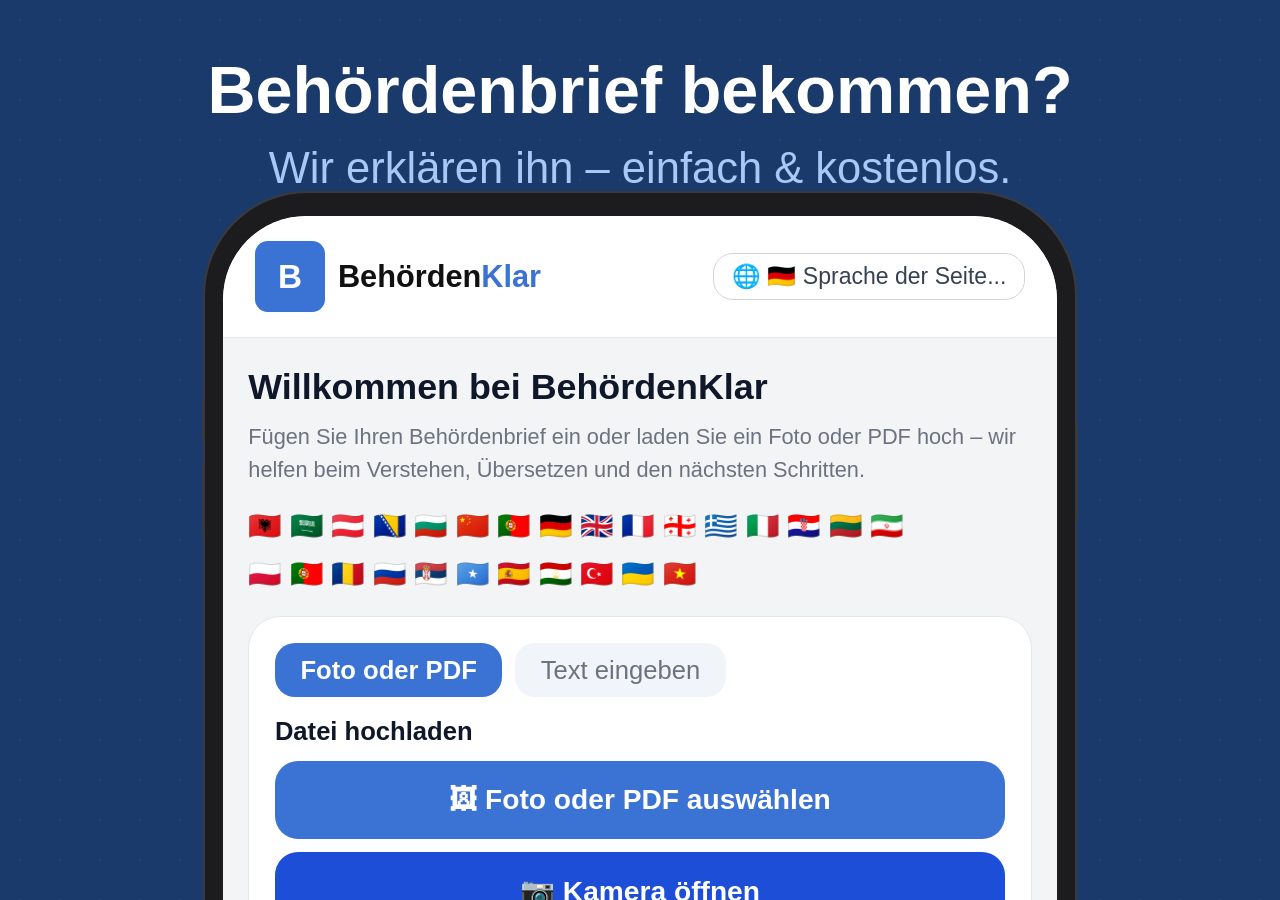
<file: reel.html>
<!DOCTYPE html>
<html lang="de">
<head>
<meta charset="UTF-8">
<meta name="viewport" content="width=device-width, initial-scale=1.0, maximum-scale=1.0, user-scalable=no">
<title>BehördenKlar Reel</title>
<style>
* { box-sizing: border-box; margin: 0; padding: 0; }
html, body { width: 100%; height: 100%; overflow: hidden; background: #1A3A6B; font-family: -apple-system, BlinkMacSystemFont, 'Segoe UI', sans-serif; }
#scene { width: 100vw; height: 100vh; background: #1A3A6B; display: flex; flex-direction: column; align-items: center; justify-content: space-between; padding: 4vw 0; position: relative; overflow: hidden; }
#scene::before { content: ''; position: absolute; inset: 0; background-image: radial-gradient(circle, rgba(255,255,255,0.05) 1px, transparent 1px); background-size: 40px 40px; pointer-events: none; }
.headline { text-align: center; z-index: 1; width: 100%; padding: 0 4vw; opacity: 0; transform: translateY(-16px); animation: fadeUp 0.8s ease 0.3s forwards; }
.headline h1 { color: #fff; font-size: 5.2vw; font-weight: 800; margin-bottom: 1vw; line-height: 1.2; }
.headline p { color: #A8C8F5; font-size: 3.4vw; }
.phone-outer { width: 68vw; background: #1c1c1e; border-radius: 8vw; padding: 1.8vw 1.4vw; position: relative; z-index: 1; box-shadow: 0 0 0 2px #3a3a3c; opacity: 0; transform: translateY(24px) scale(0.95); animation: phoneIn 1s cubic-bezier(.22,.68,0,1.2) 0.9s forwards; }
.phone-inner { background: #f3f4f6; border-radius: 6.5vw; overflow: hidden; }
.btn-l1 { position:absolute; left:-3px; top:16vw; width:3px; height:3.5vw; background:#3a3a3c; border-radius:2px; }
.btn-l2 { position:absolute; left:-3px; top:21vw; width:3px; height:5.5vw; background:#3a3a3c; border-radius:2px; }
.btn-r1 { position:absolute; right:-3px; top:18vw; width:3px; height:7.5vw; background:#3a3a3c; border-radius:2px; }
.nav-bar { background: #fff; display: flex; align-items: center; justify-content: space-between; padding: 2vw 2.5vw; border-radius: 6.5vw 6.5vw 0 0; border-bottom: 0.5px solid #e5e7eb; }
.logo-row { display: flex; align-items: center; gap: 1vw; }
.logo-b { background: #3B73D4; color: #fff; font-size: 2.6vw; font-weight: 900; width: 5.5vw; height: 5.5vw; border-radius: 1vw; display: flex; align-items: center; justify-content: center; }
.logo-name { font-size: 2.4vw; font-weight: 900; color: #111; }
.logo-name em { color: #3B73D4; font-style: normal; }
.lang-pill { border: 0.8px solid #d1d5db; border-radius: 20px; padding: 0.7vw 1.4vw; font-size: 1.8vw; color: #374151; white-space: nowrap; }
.screen-body { background: #f3f4f6; padding: 2vw 2vw 0; }
.big-title { font-size: 2.8vw; font-weight: 900; color: #0f172a; line-height: 1.3; margin-bottom: 0.8vw; }
.big-sub { font-size: 1.7vw; color: #6b7280; line-height: 1.5; margin-bottom: 1.2vw; }
.flags { font-size: 2.1vw; line-height: 1.8; margin-bottom: 1.4vw; }
.card { background: #fff; border-radius: 2.5vw; padding: 2vw; border: 0.5px solid #e5e7eb; margin-bottom: 1vw; }
.tabs { display: flex; gap: 1vw; margin-bottom: 1.5vw; }
.tab-a { background: #3B73D4; color: #fff; font-size: 2vw; font-weight: 700; padding: 1vw 2vw; border-radius: 20px; }
.tab-b { background: #f1f5f9; color: #6b7280; font-size: 2vw; padding: 1vw 2vw; border-radius: 20px; }
.card-lbl { font-size: 2vw; font-weight: 800; color: #0f172a; margin-bottom: 1.2vw; }
.btn-up { background: #3B73D4; color: #fff; font-size: 2.2vw; font-weight: 700; padding: 1.8vw; border-radius: 1.8vw; text-align: center; margin-bottom: 1vw; }
.btn-cam { background: #1d4ed8; color: #fff; font-size: 2.2vw; font-weight: 700; padding: 1.8vw; border-radius: 1.8vw; text-align: center; margin-bottom: 1.2vw; }
.hint { font-size: 1.5vw; color: #9ca3af; line-height: 1.5; }
.divider { border: none; border-top: 0.5px solid #e5e7eb; margin: 1.2vw 0; }
.lang-box { border: 0.8px solid #d1d5db; border-radius: 20px; padding: 1.4vw; font-size: 2.2vw; color: #0f172a; text-align: center; background: #fff; margin-bottom: 1vw; }
.btn-analyze { background: #3B73D4; color: #fff; font-size: 2.4vw; font-weight: 900; padding: 1.8vw; border-radius: 1.8vw; text-align: center; }
.browser-bar { background: #f9fafb; border-top: 0.5px solid #e5e7eb; display: flex; align-items: center; padding: 1.2vw 2vw; gap: 1vw; border-radius: 0 0 6.5vw 6.5vw; }
.brow-nav { font-size: 2.5vw; color: #9ca3af; }
.brow-url { flex:1; background:#fff; border:0.5px solid #d1d5db; border-radius:1vw; padding:0.7vw 1vw; font-size:1.7vw; color:#374151; text-align:center; }
.brow-more { font-size:2.5vw; color:#6b7280; }
.steps-section { text-align: center; width: 100%; z-index: 1; opacity: 0; transform: translateY(12px); animation: fadeUp 0.7s ease 3.4s forwards; }
.steps-lbl { font-size: 2.4vw; font-weight: 700; color: #7AAFF5; letter-spacing: 3px; margin-bottom: 2vw; }
.steps-row { display: flex; align-items: flex-start; justify-content: center; }
.step { display: flex; flex-direction: column; align-items: center; width: 22vw; opacity:0; transform:translateY(10px); }
.step:nth-child(1) { animation: fadeUp 0.5s ease 3.7s forwards; }
.step:nth-child(3) { animation: fadeUp 0.5s ease 4.0s forwards; }
.step:nth-child(5) { animation: fadeUp 0.5s ease 4.3s forwards; }
.step-c { width: 9vw; height: 9vw; background: #3B73D4; border-radius: 50%; display:flex; align-items:center; justify-content:center; font-size: 4vw; font-weight: 800; color:#fff; margin-bottom: 1.2vw; }
.step-t { font-size: 2.6vw; font-weight: 700; color: #fff; margin-bottom: 0.4vw; }
.step-s { font-size: 2vw; color: #A8C8F5; }
.arr { padding-top: 2vw; opacity:0; animation: fadeIn 0.4s ease 4.0s forwards; }
.arr svg { width: 5.5vw; }
.cta-row { text-align: center; z-index: 1; opacity: 0; transform: translateY(10px); animation: fadeUp 0.6s ease 4.8s forwards; }
.cta { background: #3B73D4; color: #fff; font-size: 3.8vw; font-weight: 800; padding: 2.5vw 8vw; border-radius: 8vw; display:inline-block; margin-bottom: 1.2vw; }
.langs { font-size: 2.2vw; color: #7AAFF5; }
.fade { transition: opacity 0.4s ease; }
@keyframes fadeUp { to { opacity:1; transform:translateY(0); } }
@keyframes phoneIn { to { opacity:1; transform:translateY(0) scale(1); } }
@keyframes fadeIn { to { opacity:1; } }
</style>
</head>
<body>
<div id="scene">
  <div class="headline">
    <h1 id="hl-main">Behördenbrief bekommen?</h1>
    <p id="hl-sub">Wir erklären ihn – einfach &amp; kostenlos.</p>
  </div>

  <div class="phone-outer">
    <div class="btn-l1"></div><div class="btn-l2"></div><div class="btn-r1"></div>
    <div class="phone-inner">
      <div class="nav-bar">
        <div class="logo-row">
          <div class="logo-b">B</div>
          <div class="logo-name">Behörden<em>Klar</em></div>
        </div>
        <div class="lang-pill fade" id="lang-pill">🌐 🇩🇪 Sprache der Seite...</div>
      </div>
      <div class="screen-body">
        <div class="big-title fade" id="sc-title">Willkommen bei BehördenKlar</div>
        <div class="big-sub fade" id="sc-sub">Fügen Sie Ihren Behördenbrief ein oder laden Sie ein Foto oder PDF hoch – wir helfen beim Verstehen, Übersetzen und den nächsten Schritten.</div>
        <div class="flags">🇦🇱 🇸🇦 🇦🇹 🇧🇦 🇧🇬 🇨🇳 🇵🇹 🇩🇪 🇬🇧 🇫🇷 🇬🇪 🇬🇷 🇮🇹 🇭🇷 🇱🇹 🇮🇷<br>🇵🇱 🇵🇹 🇷🇴 🇷🇺 🇷🇸 🇸🇴 🇪🇸 🇹🇯 🇹🇷 🇺🇦 🇻🇳</div>
        <div class="card">
          <div class="tabs">
            <div class="tab-a fade" id="tab-a">Foto oder PDF</div>
            <div class="tab-b fade" id="tab-b">Text eingeben</div>
          </div>
          <div class="card-lbl fade" id="card-lbl">Datei hochladen</div>
          <div class="btn-up fade" id="btn-up">🖼 Foto oder PDF auswählen</div>
          <div class="btn-cam fade" id="btn-cam">📷 Kamera öffnen</div>
          <div class="hint fade" id="hint">Bis zu 5 Dateien gleichzeitig, je max. ca. 32 MB. Passwortgeschützte PDFs werden nicht unterstützt.</div>
          <hr class="divider">
          <div class="lang-box fade" id="lang-box">🌐 🇩🇪 Deutsch ▼</div>
          <div class="btn-analyze fade" id="btn-analyze">Brief analysieren</div>
        </div>
      </div>
      <div class="browser-bar">
        <span class="brow-nav">‹ ›</span>
        <div class="brow-url">🖥 behördenklar.de ↺</div>
        <span class="brow-more">···</span>
      </div>
    </div>
  </div>

  <div class="steps-section">
    <div class="steps-lbl fade" id="steps-lbl">SO EINFACH GEHT'S</div>
    <div class="steps-row">
      <div class="step">
        <div class="step-c">1</div>
        <div class="step-t fade" id="s1t">Hochladen</div>
        <div class="step-s fade" id="s1s">Foto oder PDF</div>
      </div>
      <div class="arr"><svg viewBox="0 0 40 14" fill="none"><line x1="0" y1="7" x2="30" y2="7" stroke="#4B7EC8" stroke-width="1.5" stroke-dasharray="4 3"/><polyline points="24,2 34,7 24,12" fill="none" stroke="#4B7EC8" stroke-width="2" stroke-linejoin="round"/></svg></div>
      <div class="step">
        <div class="step-c">2</div>
        <div class="step-t fade" id="s2t">KI analysiert</div>
        <div class="step-s fade" id="s2s">Sofort erklärt</div>
      </div>
      <div class="arr"><svg viewBox="0 0 40 14" fill="none"><line x1="0" y1="7" x2="30" y2="7" stroke="#4B7EC8" stroke-width="1.5" stroke-dasharray="4 3"/><polyline points="24,2 34,7 24,12" fill="none" stroke="#4B7EC8" stroke-width="2" stroke-linejoin="round"/></svg></div>
      <div class="step">
        <div class="step-c">3</div>
        <div class="step-t fade" id="s3t">Verstehen</div>
        <div class="step-s fade" id="s3s">In deiner Sprache</div>
      </div>
    </div>
  </div>

  <div class="cta-row">
    <div class="cta">behördenklar.de</div>
    <div class="langs fade" id="langs-sub">Arabisch · Türkisch · Ukrainisch · Russisch · Polnisch + mehr</div>
  </div>
</div>

<script>
var langs=[
  {pill:'🌐 🇩🇪 Sprache der Seite...',hlMain:'Behördenbrief bekommen?',hlSub:'Wir erklären ihn – einfach & kostenlos.',title:'Willkommen bei BehördenKlar',sub:'Fügen Sie Ihren Behördenbrief ein oder laden Sie ein Foto oder PDF hoch – wir helfen beim Verstehen, Übersetzen und den nächsten Schritten.',tabA:'Foto oder PDF',tabB:'Text eingeben',lbl:'Datei hochladen',btnUp:'🖼 Foto oder PDF auswählen',btnCam:'📷 Kamera öffnen',hint:'Bis zu 5 Dateien gleichzeitig, je max. ca. 32 MB. Passwortgeschützte PDFs werden nicht unterstützt.',langBox:'🌐 🇩🇪 Deutsch ▼',analyze:'Brief analysieren',stepsLbl:"SO EINFACH GEHT'S",s1t:'Hochladen',s1s:'Foto oder PDF',s2t:'KI analysiert',s2s:'Sofort erklärt',s3t:'Verstehen',s3s:'In deiner Sprache',langsSub:'Arabisch · Türkisch · Ukrainisch · Russisch · Polnisch + mehr'},
  {pill:'🌐 🇹🇷 Sayfa dili...',hlMain:'Resmi mektup mu aldınız?',hlSub:'Açıklıyoruz – kolay ve ücretsiz.',title:"BehördenKlar'a Hoş Geldiniz",sub:'Resmi mektubunuzu ekleyin veya fotoğraf ya da PDF yükleyin – anlamanıza ve çevirmenize yardımcı oluyoruz.',tabA:'Fotoğraf veya PDF',tabB:'Metin girin',lbl:'Dosya yükle',btnUp:'🖼 Fotoğraf veya PDF seçin',btnCam:'📷 Kamerayı aç',hint:"Aynı anda en fazla 5 dosya, her biri max. 32 MB. Şifreli PDF'ler desteklenmez.",langBox:'🌐 🇹🇷 Türkçe ▼',analyze:'Mektubu analiz et',stepsLbl:'BU KADAR KOLAY',s1t:'Yükle',s1s:'Fotoğraf veya PDF',s2t:'YZ analiz eder',s2s:'Anında açıklar',s3t:'Anla',s3s:'Kendi dilinde',langsSub:'Türkçe · Arapça · Ukraynaca · Rusça · Lehçe + daha fazlası'},
  {pill:'🌐 🇸🇦 لغة الصفحة...',hlMain:'هل تلقيت رسالة رسمية؟',hlSub:'نشرحها لك – بسهولة ومجاناً.',title:'مرحباً بك في BehördenKlar',sub:'أضف رسالتك الرسمية أو قم بتحميل صورة أو ملف PDF – سنساعدك على الفهم والترجمة والخطوات التالية.',tabA:'صورة أو PDF',tabB:'أدخل النص',lbl:'رفع ملف',btnUp:'🖼 اختر صورة أو PDF',btnCam:'📷 افتح الكاميرا',hint:'حتى 5 ملفات في وقت واحد، بحد أقصى 32 ميغابايت لكل منها.',langBox:'🌐 🇸🇦 العربية ▼',analyze:'تحليل الرسالة',stepsLbl:'بهذه السهولة',s1t:'ارفع',s1s:'صورة أو PDF',s2t:'الذكاء يحلل',s2s:'شرح فوري',s3t:'افهم',s3s:'بلغتك',langsSub:'العربية · التركية · الأوكرانية · الروسية · البولندية + المزيد'},
  {pill:'🌐 🇬🇧 Page language...',hlMain:'Received an official letter?',hlSub:'We explain it – simply & for free.',title:'Welcome to BehördenKlar',sub:'Upload your official letter or a photo or PDF – we help you understand, translate and find your next steps.',tabA:'Photo or PDF',tabB:'Enter text',lbl:'Upload file',btnUp:'🖼 Select photo or PDF',btnCam:'📷 Open camera',hint:'Up to 5 files at once, max. 32 MB each. Password-protected PDFs are not supported.',langBox:'🌐 🇬🇧 English ▼',analyze:'Analyse letter',stepsLbl:'THIS EASY',s1t:'Upload',s1s:'Photo or PDF',s2t:'AI analyses',s2s:'Instant explanation',s3t:'Understand',s3s:'In your language',langsSub:'Arabic · Turkish · Ukrainian · Russian · Polish + more'},
  {pill:'🌐 🇵🇱 Język strony...',hlMain:'Otrzymałeś oficjalny list?',hlSub:'Wyjaśniamy go – prosto i bezpłatnie.',title:'Witaj w BehördenKlar',sub:'Wgraj swój oficjalny list lub zdjęcie bądź PDF – pomagamy zrozumieć, przetłumaczyć i znaleźć kolejne kroki.',tabA:'Zdjęcie lub PDF',tabB:'Wpisz tekst',lbl:'Prześlij plik',btnUp:'🖼 Wybierz zdjęcie lub PDF',btnCam:'📷 Otwórz aparat',hint:'Do 5 plików jednocześnie, maks. 32 MB każdy. Pliki PDF chronione hasłem nie są obsługiwane.',langBox:'🌐 🇵🇱 Polski ▼',analyze:'Analizuj list',stepsLbl:'TAK PROSTO',s1t:'Wgraj',s1s:'Zdjęcie lub PDF',s2t:'AI analizuje',s2s:'Natychmiastowe wyjaśnienie',s3t:'Zrozum',s3s:'W swoim języku',langsSub:'Arabski · Turecki · Ukraiński · Rosyjski · Polski + więcej'},
  {pill:'🌐 🇺🇦 Мова сторінки...',hlMain:'Отримали офіційного листа?',hlSub:'Ми пояснимо його – просто і безкоштовно.',title:'Ласкаво просимо до BehördenKlar',sub:'Додайте свій офіційний лист або завантажте фото чи PDF – ми допоможемо зрозуміти та перекласти.',tabA:'Фото або PDF',tabB:'Введіть текст',lbl:'Завантажити файл',btnUp:'🖼 Вибрати фото або PDF',btnCam:'📷 Відкрити камеру',hint:'До 5 файлів одночасно, макс. 32 МБ кожен. PDF із захистом паролем не підтримуються.',langBox:'🌐 🇺🇦 Українська ▼',analyze:'Аналізувати лист',stepsLbl:'ТАК ПРОСТО',s1t:'Завантажити',s1s:'Фото або PDF',s2t:'ШІ аналізує',s2s:'Миттєве пояснення',s3t:'Зрозумій',s3s:'Своєю мовою',langsSub:'Арабська · Турецька · Українська · Російська · Польська + більше'}
];

var ids=['hl-main','hl-sub','lang-pill','sc-title','sc-sub','tab-a','tab-b','card-lbl','btn-up','btn-cam','hint','lang-box','btn-analyze','steps-lbl','s1t','s1s','s2t','s2s','s3t','s3s','langs-sub'];
var keys=['hlMain','hlSub','pill','title','sub','tabA','tabB','lbl','btnUp','btnCam','hint','langBox','analyze','stepsLbl','s1t','s1s','s2t','s2s','s3t','s3s','langsSub'];
var idx=0;

function switchLang(){
  var els=ids.map(function(id){return document.getElementById(id);});
  els.forEach(function(el){if(el){el.style.opacity='0';}});
  window.setTimeout(function(){
    idx=(idx+1)%langs.length;
    var l=langs[idx];
    ids.forEach(function(id,i){var el=document.getElementById(id);if(el){el.innerHTML=l[keys[i]];}});
    els.forEach(function(el){if(el){el.style.opacity='1';}});
  },400);
}

window.setTimeout(function(){
  window.setInterval(switchLang,3000);
},6000);
</script>
</body>
</html>
</file>
